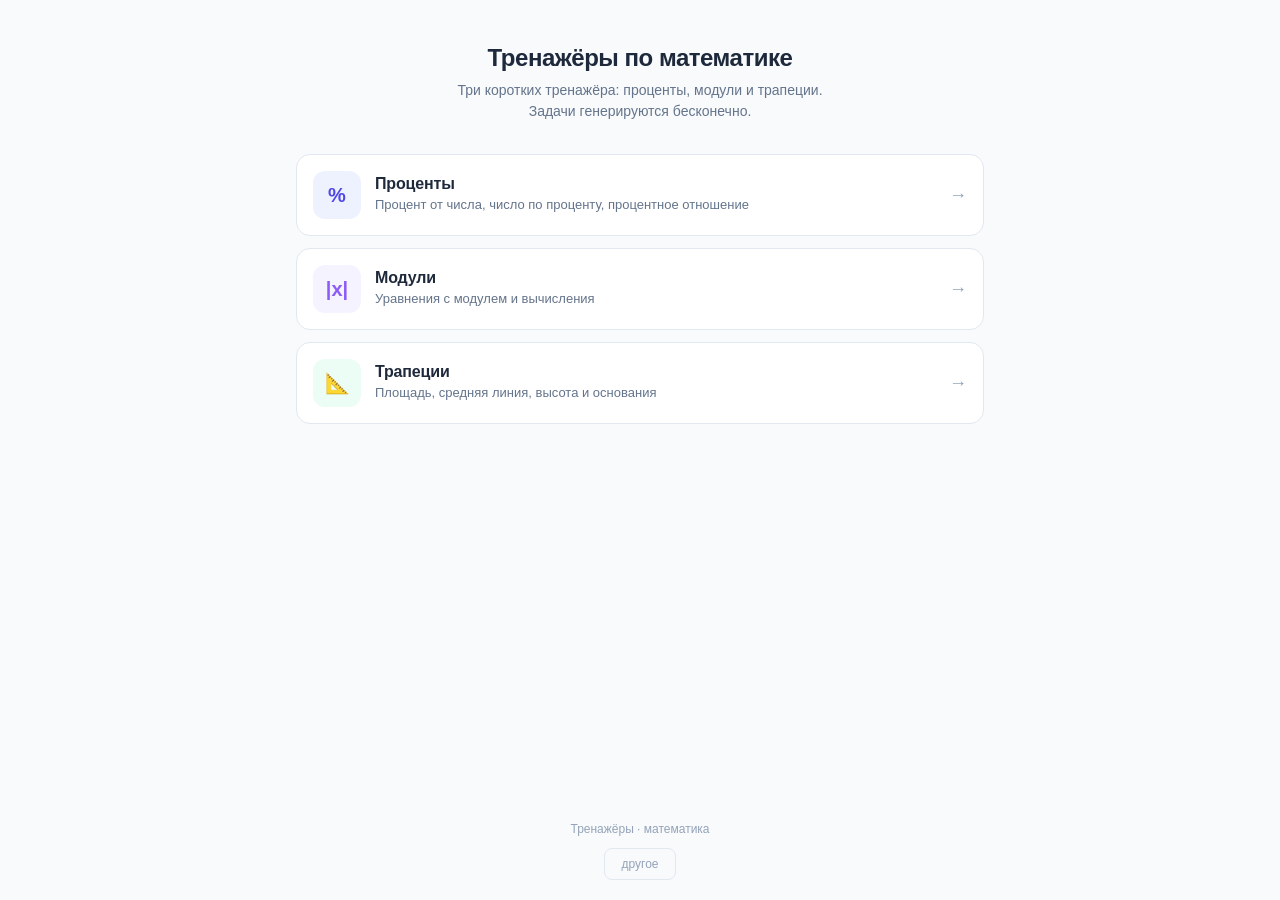
<file: index.html>
<!DOCTYPE html>
<html lang="ru">
<head>
<meta charset="UTF-8">
<meta name="viewport" content="width=device-width, initial-scale=1.0, maximum-scale=1.0, user-scalable=no, viewport-fit=cover">
<meta name="theme-color" content="#f8fafc">
<title>Тренажёры по математике</title>
<style>
  * { box-sizing: border-box; margin: 0; padding: 0; -webkit-tap-highlight-color: transparent; }

  body {
    font-family: -apple-system, BlinkMacSystemFont, 'Segoe UI', Roboto, sans-serif;
    min-height: 100vh; min-height: 100dvh;
    background: #f8fafc; color: #1e293b;
    display: flex; flex-direction: column;
    overflow-x: hidden;
  }

  /* ====== ОБЩИЙ КОНТЕЙНЕР ====== */
  #trainers, #games {
    flex: 1; display: flex; flex-direction: column;
    padding: 24px 16px 20px;
    max-width: 720px; width: 100%; margin: 0 auto;
  }
  #games { display: none; }
  body.mode-games #trainers { display: none; }
  body.mode-games #games { display: flex; }

  /* ====== ШАПКА ====== */
  .header {
    text-align: center; padding: 20px 8px 8px;
  }
  .header h1 {
    font-size: 24px; font-weight: 700; color: #1e293b;
    letter-spacing: -0.02em; margin-bottom: 8px;
  }
  .header p {
    font-size: 14px; color: #64748b; line-height: 1.5;
  }

  .badge {
    display: inline-block; padding: 4px 10px;
    background: #f1f5f9; color: #64748b;
    border-radius: 6px; font-size: 11px; font-weight: 600;
    letter-spacing: 0.06em; text-transform: uppercase;
    margin-bottom: 10px;
  }

  /* ====== КАРТОЧКИ ====== */
  .cards {
    display: flex; flex-direction: column; gap: 12px;
    margin-top: 24px;
  }

  .card {
    display: flex; align-items: center; gap: 14px;
    background: #fff; border: 1px solid #e2e8f0;
    border-radius: 14px; padding: 16px;
    text-decoration: none; color: inherit;
    transition: all 0.15s; cursor: pointer;
    position: relative;
  }
  .card:hover {
    border-color: #cbd5e1;
    transform: translateY(-2px);
    box-shadow: 0 4px 12px rgba(15, 23, 42, 0.06);
  }
  .card:active { transform: translateY(0); }

  .card-icon {
    width: 48px; height: 48px; flex-shrink: 0;
    border-radius: 12px;
    display: flex; align-items: center; justify-content: center;
    font-size: 20px; font-weight: 700;
    background: #f1f5f9; color: #4f46e5;
    font-family: inherit;
  }

  .card-body { flex: 1; min-width: 0; }
  .card h2 {
    font-size: 16px; font-weight: 700; color: #1e293b;
    margin-bottom: 3px; letter-spacing: -0.01em;
  }
  .card p {
    font-size: 13px; color: #64748b; line-height: 1.45;
  }

  .card-arrow {
    color: #94a3b8; font-size: 18px; flex-shrink: 0;
    transition: transform 0.15s, color 0.15s;
  }
  .card:hover .card-arrow { transform: translateX(3px); color: #4f46e5; }

  /* акценты тренажёров */
  .t-percent .card-icon { background: #eef2ff; color: #4f46e5; }
  .t-mod     .card-icon { background: #f5f3ff; color: #8b5cf6; }
  .t-trap    .card-icon { background: #ecfdf5; color: #10b981; }

  /* акценты игр */
  .g-cs    .card-icon { background: #fef2f2; color: #ef4444; font-size: 22px; }
  .g-mp    .card-icon { background: #ecfdf5; color: #10b981; font-size: 22px; }
  .g-racer .card-icon { background: #eff6ff; color: #3b82f6; font-size: 22px; }
  .g-pizza .card-icon { background: #fff7ed; color: #f97316; font-size: 22px; }

  .game-new {
    position: absolute; top: 10px; right: 12px;
    padding: 2px 8px; background: #10b981; color: #fff;
    border-radius: 4px; font-size: 10px; font-weight: 700;
    letter-spacing: 0.05em;
  }

  /* ====== ПОДВАЛ ====== */
  .footer {
    margin-top: auto; padding-top: 32px;
    display: flex; flex-direction: column; align-items: center; gap: 12px;
  }
  .footer-note { font-size: 12px; color: #94a3b8; }

  .secret-btn {
    padding: 8px 16px; background: transparent;
    border: 1px solid #e2e8f0; border-radius: 8px;
    font-size: 12px; color: #94a3b8; cursor: pointer;
    font-family: inherit; font-weight: 500;
    transition: all 0.15s;
  }
  .secret-btn:hover {
    color: #475569; border-color: #cbd5e1; background: #fff;
  }

  /* кнопка «назад» на экране игр */
  .back-btn {
    margin: 20px auto 0;
    display: block;
    padding: 10px 20px; background: #fff;
    border: 1px solid #e2e8f0; border-radius: 10px;
    font-size: 13px; font-weight: 600; color: #475569;
    cursor: pointer; font-family: inherit;
    transition: all 0.15s;
  }
  .back-btn:hover { border-color: #cbd5e1; background: #f8fafc; }
</style>
</head>
<body>

<!-- ============ ЭКРАН 1: ТРЕНАЖЁРЫ ============ -->
<section id="trainers">
  <div class="header">
    <h1>Тренажёры по математике</h1>
    <p>Три коротких тренажёра: проценты, модули и трапеции.<br>Задачи генерируются бесконечно.</p>
  </div>

  <div class="cards">
    <a class="card t-percent" href="pro.html">
      <div class="card-icon">%</div>
      <div class="card-body">
        <h2>Проценты</h2>
        <p>Процент от числа, число по проценту, процентное отношение</p>
      </div>
      <div class="card-arrow">→</div>
    </a>

    <a class="card t-mod" href="mod2.html">
      <div class="card-icon">|x|</div>
      <div class="card-body">
        <h2>Модули</h2>
        <p>Уравнения с модулем и вычисления</p>
      </div>
      <div class="card-arrow">→</div>
    </a>

    <a class="card t-trap" href="trump2.html">
      <div class="card-icon">📐</div>
      <div class="card-body">
        <h2>Трапеции</h2>
        <p>Площадь, средняя линия, высота и основания</p>
      </div>
      <div class="card-arrow">→</div>
    </a>
  </div>

  <div class="footer">
    <div class="footer-note">Тренажёры · математика</div>
    <button class="secret-btn" id="secretBtn" type="button">другое</button>
  </div>
</section>

<!-- ============ ЭКРАН 2: ИГРЫ ============ -->
<section id="games">
  <div class="header">
    <div class="badge">Arcade</div>
    <h1>Pixel Arcade</h1>
    <p>Четыре игры в одной обойме. Выбирай режим.</p>
  </div>

  <div class="cards">
    <a class="card g-cs" href="game1.html">
      <div class="card-icon">🔫</div>
      <div class="card-body">
        <h2>CS2 Raycast</h2>
        <p>Рейкаст-шутер от первого лица, 7 стволов, союзники</p>
      </div>
      <div class="card-arrow">→</div>
    </a>

    <a class="card g-mp" href="game4.html">
      <div class="game-new">NEW</div>
      <div class="card-icon">🌐</div>
      <div class="card-body">
        <h2>Multiplayer</h2>
        <p>Кооператив против ботов до 4 игроков</p>
      </div>
      <div class="card-arrow">→</div>
    </a>

    <a class="card g-racer" href="game2.html">
      <div class="card-icon">🏎️</div>
      <div class="card-body">
        <h2>Pixel Racer</h2>
        <p>Псевдо-3D гонки: круги, нитро, 6 скинов</p>
      </div>
      <div class="card-arrow">→</div>
    </a>

    <a class="card g-pizza" href="game3.html">
      <div class="card-icon">🍕</div>
      <div class="card-body">
        <h2>Pixel Pizza</h2>
        <p>Пиксельная пиццерия: заказы, нарезка, доставка</p>
      </div>
      <div class="card-arrow">→</div>
    </a>
  </div>

  <button class="back-btn" id="backBtn" type="button">← Назад к тренажёрам</button>
</section>

<script>
  const body = document.body;

  document.getElementById('secretBtn').addEventListener('click', () => {
    body.classList.add('mode-games');
    window.scrollTo(0, 0);
  });
  document.getElementById('backBtn').addEventListener('click', () => {
    body.classList.remove('mode-games');
    window.scrollTo(0, 0);
  });

  /* хоткеи работают только на экране игр */
  window.addEventListener('keydown', e => {
    if (!body.classList.contains('mode-games')) return;
    if (e.key === '1') location.href = 'game1.html';
    if (e.key === '2') location.href = 'game4.html';
    if (e.key === '3') location.href = 'game2.html';
    if (e.key === '4') location.href = 'game3.html';
  });
</script>
</body>
</html>
</file>
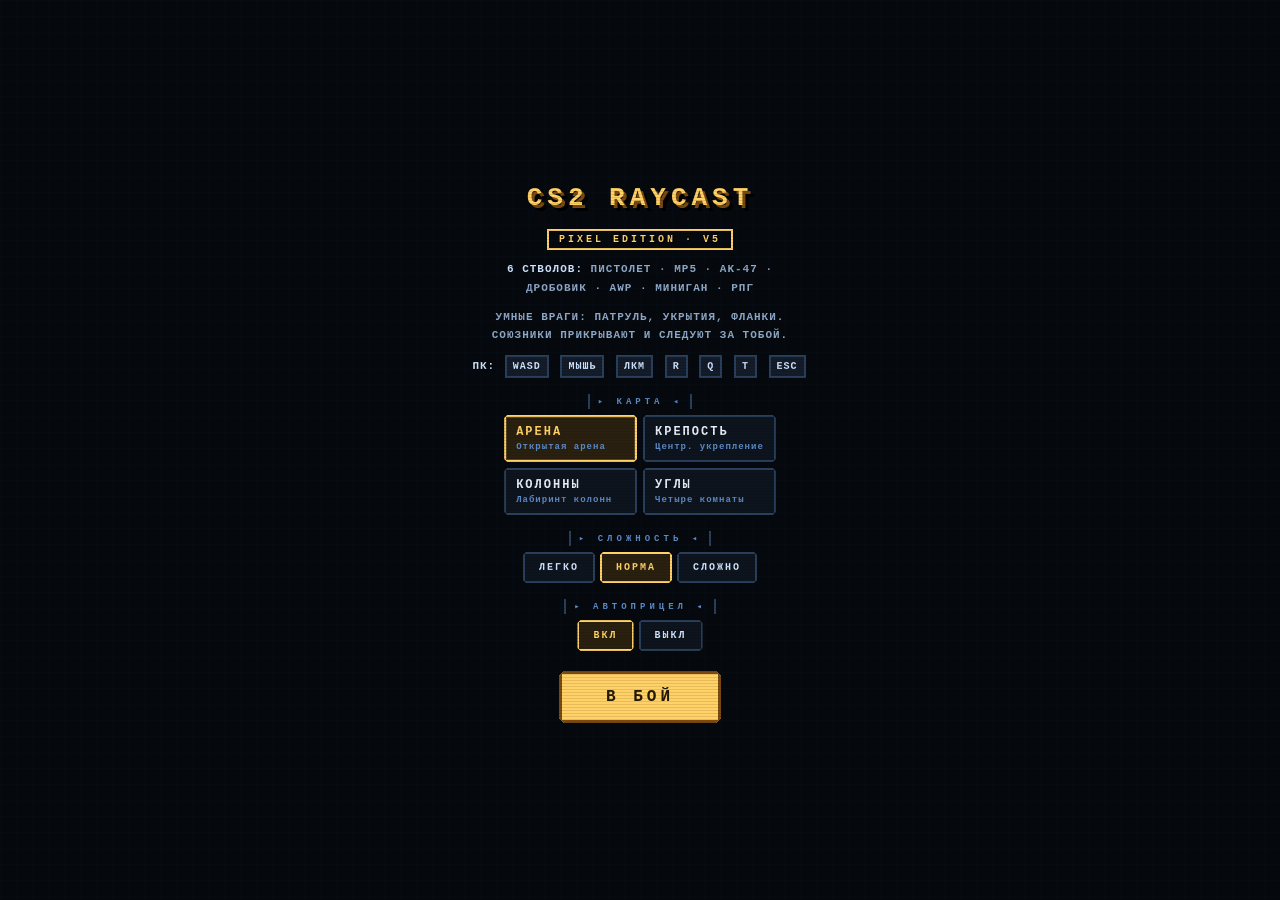
<file: game1.html>
<!DOCTYPE html>
<html lang="ru">
<head>
<meta charset="utf-8">
<meta name="viewport" content="width=device-width,initial-scale=1,maximum-scale=1,user-scalable=no,viewport-fit=cover">
<meta name="apple-mobile-web-app-capable" content="yes">
<meta name="theme-color" content="#0a0e14">
<title>CS2 RAYCAST — PIXEL EDITION</title>
<style>
  *{margin:0;padding:0;box-sizing:border-box;}
  html,body{
    width:100%;height:100%;overflow:hidden;background:#0a0e14;
    font-family:'Courier New','Consolas','Monaco',monospace;
    font-weight:bold;letter-spacing:0.5px;text-transform:uppercase;
    color:#e8eef7;-webkit-user-select:none;user-select:none;
    -webkit-tap-highlight-color:transparent;
    touch-action:none;overscroll-behavior:none;
  }
  #c{
    display:block;position:fixed;inset:0;width:100%;height:100%;
    image-rendering:pixelated;image-rendering:crisp-edges;
    will-change:transform;
  }
  #ui{position:fixed;inset:0;pointer-events:none;z-index:10;}
  #ui::before{
    content:'';position:absolute;inset:0;pointer-events:none;z-index:200;
    background:repeating-linear-gradient(0deg,
      rgba(0,0,0,0.10) 0 1px,
      transparent 1px 3px);
    mix-blend-mode:multiply;
  }

  .pixel{
    clip-path:polygon(
      3px 0, calc(100% - 3px) 0, 100% 3px,
      100% calc(100% - 3px), calc(100% - 3px) 100%,
      3px 100%, 0 calc(100% - 3px), 0 3px
    );
  }
  .panel{
    background:#0d141d;
    border:2px solid #2a3f5c;
    padding:6px 10px;
    box-shadow:inset 0 0 0 1px #0a1018;
  }
  .panel .lbl{font-size:9px;letter-spacing:2px;color:#5c8bc8;margin-bottom:3px;}
  .panel .num{font-size:22px;font-weight:900;line-height:1;letter-spacing:0;}

  #topBar{
    position:absolute;left:0;right:0;top:0;
    padding:8px;
    display:grid;
    grid-template-columns:1fr auto 1fr;
    align-items:start;
    gap:8px;
    pointer-events:none;
  }
  #hpPanel{justify-self:start;min-width:118px;max-width:40%;}
  #statPanel{
    justify-self:center;
    background:#0d141d;
    border:2px solid #2a3f5c;
    padding:5px 2px;
    box-shadow:inset 0 0 0 1px #0a1018;
    display:flex;
    gap:0;
  }
  #ammoPanel{justify-self:end;min-width:110px;max-width:40%;text-align:right;}

  #hpBarWrap{height:6px;background:#0a1018;border:1px solid #1a2a3f;margin-top:5px;overflow:hidden;}
  #hpBar{height:100%;width:100%;background:#31d17a;transition:width .12s linear;}

  #ammoPanel .num small{font-size:12px;color:#5c8bc8;font-weight:700;}

  #statPanel > div{text-align:center;padding:0 8px;border-left:1px solid #1a2a3f;}
  #statPanel > div:first-child{border-left:none;}
  #statPanel b{display:block;font-size:13px;color:#ffd166;font-weight:900;letter-spacing:0;}
  #statPanel span{color:#5c8bc8;letter-spacing:1px;font-size:8px;}
  #statPanel .ct b{color:#5aa9ff;}
  #statPanel .t b{color:#ff5a5a;}

  #sysBtns{
    position:absolute;
    right:8px;
    top:78px;
    display:flex;
    flex-direction:column;
    gap:6px;
    pointer-events:auto;
  }
  .sysBtn{
    width:38px;height:38px;
    display:flex;align-items:center;justify-content:center;
    background:#131c28;
    border:2px solid #2a3f5c;
    color:#cfe4ff;
    font-size:16px;font-weight:900;
    font-family:inherit;
    box-shadow:0 3px 0 #05080d;
    cursor:pointer;
    padding:0;
    line-height:1;
  }
  .sysBtn:active{transform:translate(0,2px);box-shadow:0 1px 0 #05080d;background:#1a2a3f;}

  #cross{position:absolute;left:50%;top:50%;width:22px;height:22px;transform:translate(-50%,-50%);transition:opacity .15s;}
  #cross i{position:absolute;background:#7dff9b;transition:background .1s;box-shadow:0 0 0 1px rgba(0,0,0,.7);}
  #cross.lock i{background:#ff4d6d;}
  #cross .t{left:50%;top:0;width:2px;height:8px;margin-left:-1px;}
  #cross .b{left:50%;bottom:0;width:2px;height:8px;margin-left:-1px;}
  #cross .l{top:50%;left:0;height:2px;width:8px;margin-top:-1px;}
  #cross .r{top:50%;right:0;height:2px;width:8px;margin-top:-1px;}
  #cross .d{left:50%;top:50%;width:2px;height:2px;margin:-1px 0 0 -1px;}

  #hitmark{
    position:absolute;left:50%;top:50%;font-size:22px;font-weight:900;color:#ff5252;
    transform:translate(-50%,-50%) scale(.5);opacity:0;
    transition:opacity .07s linear, transform .07s linear;
  }
  #hitmark.on{opacity:1;transform:translate(-50%,-50%) scale(1);}

  #msg{
    position:absolute;left:50%;top:24%;transform:translateX(-50%);
    font-size:16px;font-weight:900;letter-spacing:3px;color:#ffd166;
    text-shadow:2px 2px 0 #000;opacity:0;transition:opacity .25s;
    white-space:nowrap;
  }
  #msg.on{opacity:1;}

  #dmg{
    position:absolute;inset:0;opacity:0;pointer-events:none;
    background:radial-gradient(ellipse at 50% 50%, transparent 40%, rgba(200,20,20,.55) 100%);
    transition:opacity .18s ease-out;
  }

  #joy{
    position:absolute;width:120px;height:120px;
    border:2px solid rgba(140,200,255,.35);background:rgba(10,20,35,.5);
    transform:translate(-50%,-50%);display:none;
    clip-path:polygon(
      10px 0, calc(100% - 10px) 0, 100% 10px, 100% calc(100% - 10px),
      calc(100% - 10px) 100%, 10px 100%, 0 calc(100% - 10px), 0 10px);
  }
  #knob{
    position:absolute;left:50%;top:50%;width:48px;height:48px;
    background:rgba(140,200,255,.42);border:2px solid rgba(180,220,255,.6);
    transform:translate(-50%,-50%);
  }

  .btn{
    position:absolute;pointer-events:auto;
    display:flex;align-items:center;justify-content:center;
    font-size:10px;font-weight:900;letter-spacing:1px;line-height:1.1;
    background:#131c28;border:2px solid #2a3f5c;
    color:#cfe4ff;text-align:center;padding:4px;
    box-shadow:0 3px 0 #05080d;
    transition:transform .05s;
    font-family:inherit;
  }
  .btn:active{transform:translate(0,2px);box-shadow:0 1px 0 #05080d;background:#1a2a3f;}

  #btnFire{
    right:16px;bottom:20px;width:92px;height:92px;font-size:13px;
    background:#2a1014;border-color:#7a2a2a;color:#ffbaba;
  }
  #btnFire:active{background:#3a151a;}

  #btnReload{right:16px;bottom:120px;width:60px;height:60px;}
  #btnSwitch{right:88px;bottom:120px;width:60px;height:60px;
    background:#2a2010;border-color:#7a5c20;color:#ffe4a0;}

  .overlay{
    position:absolute;inset:0;display:flex;flex-direction:column;
    align-items:center;justify-content:center;gap:10px;text-align:center;
    background:#05080d;pointer-events:auto;padding:20px;
    overflow-y:auto;
    background-image:
      linear-gradient(rgba(30,60,100,.05) 1px, transparent 1px),
      linear-gradient(90deg, rgba(30,60,100,.05) 1px, transparent 1px);
    background-size:16px 16px, 16px 16px;
  }
  .overlay h1{
    font-size:26px;letter-spacing:5px;color:#ffd166;
    text-shadow:3px 3px 0 #7a4a10, 6px 6px 0 #000;
    padding:6px 0;
  }
  .overlay h2{
    font-size:20px;letter-spacing:4px;color:#ff5a5a;
    text-shadow:3px 3px 0 #000;
  }
  .overlay p{
    font-size:11px;line-height:1.7;color:#8fa9c9;
    max-width:360px;letter-spacing:1px;
  }
  .overlay .key{
    display:inline-block;background:#131c28;
    border:2px solid #2a3f5c;
    padding:1px 6px;font-size:10px;color:#cfe4ff;
    margin:0 2px;box-shadow:0 2px 0 #05080d;
  }
  .overlay .tag{
    display:inline-block;padding:3px 10px;
    border:2px solid #ffd166;color:#ffd166;
    font-size:10px;letter-spacing:3px;
    text-shadow:1px 1px 0 #000;
  }

  .menuSection{display:flex;flex-direction:column;gap:6px;align-items:center;margin-top:6px;}
  .menuLabel{
    font-size:9px;letter-spacing:4px;color:#5c8bc8;
    padding:2px 8px;border-left:2px solid #2a3f5c;border-right:2px solid #2a3f5c;
  }

  .mapGrid{display:grid;grid-template-columns:repeat(2,1fr);gap:6px;max-width:340px;width:100%;}
  .mapBtn{
    pointer-events:auto;padding:8px 10px;cursor:pointer;
    background:#0d141d;border:2px solid #2a3f5c;
    color:#cfe4ff;font-family:inherit;font-size:10px;font-weight:900;
    letter-spacing:1px;text-align:left;
    clip-path:polygon(
      3px 0, calc(100% - 3px) 0, 100% 3px, 100% calc(100% - 3px),
      calc(100% - 3px) 100%, 3px 100%, 0 calc(100% - 3px), 0 3px);
    box-shadow:0 3px 0 #05080d;
    transition:transform .05s;
  }
  .mapBtn b{display:block;font-size:12px;color:#e8eef7;margin-bottom:2px;letter-spacing:2px;}
  .mapBtn small{color:#5c8bc8;font-size:9px;letter-spacing:1px;text-transform:none;}
  .mapBtn.on{
    background:#2a2010;border-color:#ffd166;
    box-shadow:0 3px 0 #05080d, inset 0 0 0 1px #ffd16633;
  }
  .mapBtn.on b{color:#ffd166;}
  .mapBtn:active{transform:translate(0,2px);box-shadow:0 1px 0 #05080d;}

  .diffRow{display:flex;gap:5px;}
  .diffRow button{
    pointer-events:auto;padding:8px 14px;cursor:pointer;
    background:#0d141d;border:2px solid #2a3f5c;
    color:#cfe4ff;font-family:inherit;font-size:10px;font-weight:900;
    letter-spacing:2px;
    clip-path:polygon(
      3px 0, calc(100% - 3px) 0, 100% 3px, 100% calc(100% - 3px),
      calc(100% - 3px) 100%, 3px 100%, 0 calc(100% - 3px), 0 3px);
    box-shadow:0 3px 0 #05080d;
    transition:transform .05s;
  }
  .diffRow button.on{
    background:#2a2010;border-color:#ffd166;color:#ffd166;
  }
  .diffRow button:active{transform:translate(0,2px);box-shadow:0 1px 0 #05080d;}

  .play{
    pointer-events:auto;margin-top:10px;
    padding:14px 44px;
    background:#ffd166;border:3px solid #7a4a10;
    color:#241a05;font-family:inherit;font-size:16px;font-weight:900;
    letter-spacing:4px;
    clip-path:polygon(
      5px 0, calc(100% - 5px) 0, 100% 5px, 100% calc(100% - 5px),
      calc(100% - 5px) 100%, 5px 100%, 0 calc(100% - 5px), 0 5px);
    box-shadow:0 5px 0 #7a4a10;
    transition:transform .05s, box-shadow .05s;
    cursor:pointer;
  }
  .play:active{transform:translate(0,3px);box-shadow:0 2px 0 #7a4a10;background:#ffdd80;}

  .menuBtn{
    pointer-events:auto;
    padding:12px 36px;
    background:#0d141d;border:3px solid #2a3f5c;
    color:#cfe4ff;font-family:inherit;font-size:13px;font-weight:900;
    letter-spacing:3px;
    clip-path:polygon(
      4px 0, calc(100% - 4px) 0, 100% 4px, 100% calc(100% - 4px),
      calc(100% - 4px) 100%, 4px 100%, 0 calc(100% - 4px), 0 4px);
    box-shadow:0 4px 0 #05080d;
    transition:transform .05s, box-shadow .05s;
    cursor:pointer;
    min-width:240px;
  }
  .menuBtn:active{transform:translate(0,3px);box-shadow:0 1px 0 #05080d;}
  .menuBtn.primary{background:#ffd166;border-color:#7a4a10;color:#241a05;box-shadow:0 4px 0 #7a4a10;}
  .menuBtn.danger{background:#2a1014;border-color:#7a2a2a;color:#ffbaba;}

  #dead{display:none;}
  #pause{display:none;}
  #dead .stat{font-size:13px;color:#cfe4ff;letter-spacing:2px;}
  #dead .stat b{color:#ffd166;font-size:20px;letter-spacing:0;}
  .pauseBtns{
    display:flex;flex-direction:column;gap:8px;margin-top:14px;align-items:center;
  }

  /* ============================================================
     GIANT TV / DESKTOP — 1400px+ (1080p ТВ и мониторы)
     ============================================================ */
  @media (min-width: 1400px) {
    /* --- Прячем touch-управление (на ТВ/ПК не нужно) --- */
    #joy, #knob, .btn#btnFire, .btn#btnReload, .btn#btnSwitch { display: none !important; }

    /* --- HUD панели --- */
    .panel { padding: 12px 22px; border-width: 3px; }
    .panel .lbl { font-size: 15px; letter-spacing: 4px; margin-bottom: 6px; }
    .panel .num { font-size: 44px; }

    #hpPanel { min-width: 240px; max-width: 520px; }
    #hpBarWrap { height: 10px; margin-top: 8px; border-width: 2px; }

    #ammoPanel { min-width: 220px; }
    #ammoPanel .num small { font-size: 24px; }

    #statPanel { padding: 10px 2px; border-width: 3px; }
    #statPanel > div { padding: 0 22px; border-left-width: 2px; }
    #statPanel b { font-size: 30px; }
    #statPanel span { font-size: 12px; letter-spacing: 2px; margin-top: 3px; display: block; }

    /* --- System buttons (⛶/⏸) --- */
    #sysBtns { right: 20px; top: 150px; gap: 12px; }
    .sysBtn { width: 64px; height: 64px; font-size: 26px; border-width: 3px; box-shadow: 0 5px 0 #05080d; }

    /* --- Прицел --- */
    #cross { width: 40px; height: 40px; }
    #cross .t, #cross .b { width: 4px; height: 14px; margin-left: -2px; }
    #cross .l, #cross .r { height: 4px; width: 14px; margin-top: -2px; }
    #cross .d { width: 4px; height: 4px; margin: -2px 0 0 -2px; }

    #hitmark { font-size: 44px; }
    #msg { font-size: 34px; letter-spacing: 8px; top: 30%; }

    /* --- Overlay меню --- */
    .overlay { gap: 16px; padding: 36px 20px; }
    .overlay h1 { font-size: 62px; letter-spacing: 12px; text-shadow: 5px 5px 0 #7a4a10, 10px 10px 0 #000; }
    .overlay h2 { font-size: 48px; letter-spacing: 8px; text-shadow: 5px 5px 0 #000; }
    .overlay p { font-size: 22px; line-height: 1.8; max-width: 820px; letter-spacing: 1px; }
    .overlay .tag { font-size: 18px; padding: 6px 22px; letter-spacing: 6px; border-width: 3px; }
    .overlay .key { font-size: 20px; padding: 3px 12px; margin: 0 5px; border-width: 3px; box-shadow: 0 3px 0 #05080d; }

    /* --- Секции меню (карта/сложность/автоприцел) --- */
    .menuSection { gap: 12px; margin-top: 14px; }
    .menuLabel { font-size: 17px; letter-spacing: 8px; padding: 4px 18px; border-width: 3px; }

    .mapGrid { gap: 12px; max-width: 720px; }
    .mapBtn { padding: 18px 22px; font-size: 18px; border-width: 3px; box-shadow: 0 5px 0 #05080d; }
    .mapBtn b { font-size: 24px; margin-bottom: 4px; letter-spacing: 4px; }
    .mapBtn small { font-size: 15px; letter-spacing: 1px; }

    .diffRow { gap: 10px; }
    .diffRow button { padding: 18px 30px; font-size: 20px; letter-spacing: 4px; border-width: 3px; box-shadow: 0 5px 0 #05080d; }

    /* --- Основные кнопки --- */
    .play { padding: 26px 88px; font-size: 32px; letter-spacing: 8px; border-width: 5px; box-shadow: 0 8px 0 #7a4a10; margin-top: 16px; }
    .menuBtn { padding: 24px 72px; font-size: 26px; letter-spacing: 6px; border-width: 5px; box-shadow: 0 6px 0 #05080d; min-width: 480px; }
    .pauseBtns { gap: 16px; margin-top: 26px; }

    #dead .stat { font-size: 24px; letter-spacing: 3px; }
    #dead .stat b { font-size: 40px; }
  }

  /* ============================================================
     4K ТВ — 2560px+
     ============================================================ */
  @media (min-width: 2560px) {
    .panel { padding: 18px 32px; }
    .panel .lbl { font-size: 22px; letter-spacing: 6px; }
    .panel .num { font-size: 64px; }
    #hpPanel { min-width: 360px; }
    #ammoPanel { min-width: 340px; }
    #statPanel b { font-size: 42px; }
    #statPanel span { font-size: 16px; }

    .sysBtn { width: 92px; height: 92px; font-size: 40px; }
    #sysBtns { top: 200px; }

    .overlay h1 { font-size: 96px; letter-spacing: 18px; }
    .overlay h2 { font-size: 72px; }
    .overlay p { font-size: 32px; max-width: 1100px; }
    .overlay .tag { font-size: 26px; padding: 10px 32px; }
    .overlay .key { font-size: 28px; padding: 5px 18px; }

    .menuLabel { font-size: 24px; letter-spacing: 12px; }
    .mapBtn b { font-size: 34px; }
    .mapBtn small { font-size: 22px; }
    .diffRow button { font-size: 28px; padding: 24px 44px; }

    .play { font-size: 44px; padding: 34px 120px; }
    .menuBtn { font-size: 36px; padding: 32px 96px; min-width: 640px; }

    #cross { width: 60px; height: 60px; }
    #msg { font-size: 48px; }
    #hitmark { font-size: 64px; }
  }
</style>
</head>
<body>

<canvas id="c"></canvas>

<div id="ui">
  <div id="cross"><i class="t"></i><i class="b"></i><i class="l"></i><i class="r"></i><i class="d"></i></div>
  <div id="hitmark">✕</div>
  <div id="dmg"></div>
  <div id="msg"></div>

  <div id="topBar">
    <div class="panel pixel" id="hpPanel">
      <div class="lbl">ЗДОРОВЬЕ</div>
      <div class="num" id="hpVal">140</div>
      <div id="hpBarWrap"><div id="hpBar"></div></div>
    </div>

    <div id="statPanel">
      <div><b id="waveVal">1</b><span>РАУНД</span></div>
      <div class="ct"><b id="ctVal">5/5</b><span>СВОИ</span></div>
      <div class="t"><b id="tVal">5/5</b><span>ВРАГИ</span></div>
      <div><b id="killVal">0</b><span>ФРАГИ</span></div>
    </div>

    <div class="panel pixel" id="ammoPanel">
      <div class="lbl" id="weaponName">AK-47</div>
      <div class="num">
        <span id="ammoVal">30</span>
        <small id="resPart">/<span id="resVal">240</span></small>
      </div>
    </div>
  </div>

  <div id="sysBtns">
    <button class="sysBtn" id="btnFullscreen" title="Полный экран">⛶</button>
    <button class="sysBtn" id="btnPause" title="Пауза">⏸</button>
  </div>

  <div id="joy"><div id="knob"></div></div>

  <div class="btn pixel" id="btnFire">ОГОНЬ</div>
  <div class="btn pixel" id="btnReload">ПЕРЕЗАР</div>
  <div class="btn pixel" id="btnSwitch">СМЕНА</div>

  <div class="overlay" id="start">
    <h1>CS2 RAYCAST</h1>
    <div class="tag">PIXEL EDITION · v5</div>
    <p>
      <b style="color:#cfe4ff">6 стволов:</b> пистолет · MP5 · AK-47 ·<br>
      дробовик · AWP · миниган · РПГ
    </p>
    <p style="color:#8fa9c9">
      Умные враги: патруль, укрытия, фланки.<br>
      Союзники прикрывают и следуют за тобой.
    </p>
    <p>
      <b style="color:#cfe4ff">ПК:</b>
      <span class="key">WASD</span>
      <span class="key">МЫШЬ</span>
      <span class="key">ЛКМ</span>
      <span class="key">R</span>
      <span class="key">Q</span>
      <span class="key">T</span>
      <span class="key">ESC</span>
    </p>
    <div class="menuSection">
      <div class="menuLabel">▸ КАРТА ◂</div>
      <div class="mapGrid" id="mapSelect"></div>
    </div>
    <div class="menuSection">
      <div class="menuLabel">▸ СЛОЖНОСТЬ ◂</div>
      <div class="diffRow" id="diffSelect">
        <button data-diff="0">ЛЕГКО</button>
        <button data-diff="1" class="on">НОРМА</button>
        <button data-diff="2">СЛОЖНО</button>
      </div>
    </div>
    <div class="menuSection">
      <div class="menuLabel">▸ АВТОПРИЦЕЛ ◂</div>
      <div class="diffRow" id="aimSelect">
        <button data-aim="1" class="on">ВКЛ</button>
        <button data-aim="0">ВЫКЛ</button>
      </div>
    </div>
    <button class="play" id="btnStart">В БОЙ</button>
  </div>

  <div class="overlay" id="pause">
    <h2 style="color:#ffd166;text-shadow:3px 3px 0 #7a4a10,6px 6px 0 #000">ПАУЗА</h2>
    <div class="pauseBtns">
      <button class="menuBtn primary" id="btnResume">ПРОДОЛЖИТЬ</button>
      <button class="menuBtn" id="btnAimToggle">АВТОПРИЦЕЛ: ВКЛ</button>
      <button class="menuBtn" id="btnRestart">ЗАНОВО</button>
      <button class="menuBtn danger" id="btnMainMenu">ГЛАВНОЕ МЕНЮ</button>
    </div>
  </div>

  <div class="overlay" id="dead">
    <h2>ВЫ УСТРАНЕНЫ</h2>
    <div class="stat">РАУНД: <b id="deadWave">1</b></div>
    <div class="stat">ФРАГИ: <b id="deadKills">0</b></div>
    <button class="play" id="btnRetry">ЗАНОВО</button>
  </div>
</div>

<script>
'use strict';
/* ============================================================
   CS2 RAYCAST — Pixel Edition (v5 — autolock toggle + balance + allies)
   ============================================================ */

const $ = id => document.getElementById(id);
const canvas = $('c');
const ctx = canvas.getContext('2d', { alpha: false });
const uiHp = $('hpVal'), uiHpBar = $('hpBar');
const uiAmmo = $('ammoVal'), uiRes = $('resVal');
const uiWave = $('waveVal'), uiKills = $('killVal');
const uiCT = $('ctVal'), uiT = $('tVal');
const uiWpnName = $('weaponName');
const crossEl = $('cross'), hitmarkEl = $('hitmark'), dmgEl = $('dmg');
const joyEl = $('joy'), knobEl = $('knob'), msgEl = $('msg');
const startEl = $('start'), deadEl = $('dead'), pauseEl = $('pause');
const deadWave = $('deadWave'), deadKills = $('deadKills');
const btnFireEl = $('btnFire');

/* ---------- Текстуры ---------- */
const TS = 64, TM = 63;
function makeTex(fn) {
  const t = new Uint8Array(TS * TS * 3);
  for (let y = 0; y < TS; y++) for (let x = 0; x < TS; x++) {
    const i = (y * TS + x) * 3, c = fn(x, y);
    t[i] = c[0]; t[i+1] = c[1]; t[i+2] = c[2];
  }
  return t;
}
const FLOOR_TEX = makeTex((x, y) => {
  const m = (x % 16 === 0) || (y % 8 === 0), n = (Math.random() * 18) | 0;
  if (m) return [28 + n, 25 + n, 22 + n];
  const v = ((((x / 16) | 0) * 7 + ((y / 8) | 0) * 13) % 5) * 4;
  return [58 + v + n, 50 + v + n, 44 + v + n];
});
const CEIL_TEX = makeTex((x, y) => {
  const n = (Math.random() * 12) | 0;
  const v = ((x >> 4) + (y >> 4)) % 2 ? 22 : 16;
  return [v + n, v + 4 + n, v + 12 + n];
});
function wallTex(base, style) {
  return makeTex((x, y) => {
    const n = (Math.random() * 14) | 0;
    let r = base[0], g = base[1], b = base[2];
    if (style === 'brick') {
      const by = (y / 16) | 0, off = (by & 1) ? 16 : 0;
      const bx = ((x + off) / 32) | 0;
      const isM = (y % 16 < 2) || (((x + off) % 32) < 2);
      if (isM) { r -= 22; g -= 22; b -= 22; }
      else { const v = ((bx * 5 + by * 3) % 4) * 4; r += v; g += v; b += v; }
    } else if (style === 'plank') {
      if ((x % 32 < 2) || (y % 8 < 1)) { r -= 30; g -= 30; b -= 30; }
      else { const gr = (Math.sin((x * 0.7 + y * 0.2) * 0.5) * 8) | 0; r += gr; g += gr; b += gr; }
    } else if (style === 'panel') {
      if ((x % 32 < 2) || (y % 32 < 2)) { r -= 30; g -= 30; b -= 30; }
      else { const v = ((x * y) % 7) - 3; r += v; g += v; b += v; }
      if (x % 32 === 15 && y % 32 === 15) { r += 40; g += 40; b += 40; }
    } else if (style === 'moss') {
      if (Math.random() < 0.25) { r -= 20; g += 15; b -= 15; }
      else { const v = (Math.random() * 20) | 0; r += v * 0.6; g += v; b += v * 0.5; }
    } else if (style === 'hazard') {
      const d = ((x + y) / 8 | 0) & 1;
      if (d) { r = 200 + n; g = 160 + n; b = 30 + n; }
      else { r = 25 + n; g = 25 + n; b = 28 + n; }
    }
    r = r < 0 ? 0 : r > 255 ? 255 : r + n;
    g = g < 0 ? 0 : g > 255 ? 255 : g + n;
    b = b < 0 ? 0 : b > 255 ? 255 : b + n;
    return [r, g, b];
  });
}
const WALL_TEX = {
  1: wallTex([130, 136, 148], 'brick'),
  2: wallTex([150, 100, 65], 'plank'),
  3: wallTex([85, 95, 115], 'panel'),
  4: wallTex([80, 120, 80], 'moss'),
  5: wallTex([160, 60, 60], 'brick'),
  6: wallTex([100, 100, 100], 'hazard')
};

/* ---------- Карты ---------- */
const MAPS = [
  { name: 'АРЕНА', desc: 'Открытая арена', spawn: { x: 12.5, y: 20.5, a: -Math.PI/2 }, grid: [
    "111111111111111111111111","1......................1","1..11....11....11......1","1..11....11....11......1",
    "1......................1","1....2222.......111....1","1....2..........1......1","1....2..........1......1",
    "1....2.................1","1......................1","1.......33333..........1","1.......3..............1",
    "1.......3..............1","1.......3......444.....1","1..............4.......1","1..............4.......1",
    "1......................1","1..11..............11..1","1..11..............11..1","1......................1",
    "1......................1","1......................1","1......................1","111111111111111111111111"
  ]},
  { name: 'КРЕПОСТЬ', desc: 'Центр. укрепление', spawn: { x: 12.5, y: 20.5, a: -Math.PI/2 }, grid: [
    "111111111111111111111111","1......................1","1.2222...........2222..1","1.2.................2..1",
    "1.2....333333333....2..1","1......3.......3.......1","1......3.......3.......1","1......3.......3.......1",
    "1......333333333.......1","1......................1","1......................1","1...4444.........4444..1",
    "1...4...............4..1","1...4...............4..1","1...4444.........4444..1","1......................1",
    "1......................1","1..5555..........5555..1","1..5................5..1","1..5................5..1",
    "1..5................5..1","1..5555..........5555..1","1......................1","111111111111111111111111"
  ]},
  { name: 'КОЛОННЫ', desc: 'Лабиринт колонн', spawn: { x: 12.5, y: 20.5, a: -Math.PI/2 }, grid: [
    "111111111111111111111111","1......................1","1..11..11..11..11..11..1","1..11..11..11..11..11..1",
    "1......................1","1..22..22..22..22..22..1","1..22..22..22..22..22..1","1......................1",
    "1..33..33..33..33..33..1","1..33..33..33..33..33..1","1......................1","1..44..44..44..44..44..1",
    "1..44..44..44..44..44..1","1......................1","1..55..55..55..55..55..1","1..55..55..55..55..55..1",
    "1......................1","1..66..66..66..66..66..1","1..66..66..66..66..66..1","1......................1",
    "1......................1","1......................1","1......................1","111111111111111111111111"
  ]},
  { name: 'УГЛЫ', desc: 'Четыре комнаты', spawn: { x: 12.5, y: 20.5, a: -Math.PI/2 }, grid: [
    "111111111111111111111111","1......................1","1.1111............1111.1","1.1..................1.1",
    "1.1..................1.1","1.1..................1.1","1.1..................1.1","1.1..................1.1",
    "1.1111............1111.1","1......................1","1......................1","1......................1",
    "1......................1","1......................1","1......................1","1.1111............1111.1",
    "1.1..................1.1","1.1..................1.1","1.1..................1.1","1.1..................1.1",
    "1.1..................1.1","1.1111............1111.1","1......................1","111111111111111111111111"
  ]}
];

const MW = 24, MH = 24;
const MAP = new Uint8Array(MW * MH);

function loadMap(idx) {
  const g = MAPS[idx].grid;
  for (let y = 0; y < MH; y++) for (let x = 0; x < MW; x++) {
    const c = g[y].charCodeAt(x) - 48;
    MAP[y * MW + x] = c > 0 ? c : 0;
  }
}
const isWall = (x, y) => {
  const ix = x | 0, iy = y | 0;
  if (ix < 0 || iy < 0 || ix >= MW || iy >= MH) return true;
  return MAP[iy * MW + ix] > 0;
};
const isWallCircle = (x, y, r) =>
  isWall(x - r, y - r) || isWall(x + r, y - r) ||
  isWall(x - r, y + r) || isWall(x + r, y + r);

/* ---------- A* ---------- */
const PN = MW * MH;
const _came = new Int32Array(PN);
const _g = new Float32Array(PN);
const _closed = new Uint8Array(PN);

function findPath(sx, sy, gx, gy) {
  sx |= 0; sy |= 0; gx |= 0; gy |= 0;
  if (sx < 0 || sy < 0 || gx < 0 || gy < 0 || sx >= MW || sy >= MH || gx >= MW || gy >= MH) return null;
  const s = sy * MW + sx, goal = gy * MW + gx;
  if (MAP[goal] > 0 || MAP[s] > 0) return null;
  if (s === goal) return [];

  _came.fill(-1);
  _g.fill(1e9);
  _closed.fill(0);
  _g[s] = 0;

  const heap = [s];
  const hscore = new Float32Array(PN);
  hscore[s] = 0;

  const dirs = [[1,0,1],[-1,0,1],[0,1,1],[0,-1,1],[1,1,1.414],[1,-1,1.414],[-1,1,1.414],[-1,-1,1.414]];

  let iter = 0;
  while (heap.length > 0 && iter++ < 1500) {
    let bestI = 0, bestF = _g[heap[0]] + hscore[heap[0]];
    for (let i = 1; i < heap.length; i++) {
      const f = _g[heap[i]] + hscore[heap[i]];
      if (f < bestF) { bestF = f; bestI = i; }
    }
    const cur = heap[bestI];
    heap[bestI] = heap[heap.length - 1];
    heap.pop();

    if (cur === goal) {
      const path = [];
      let n = goal;
      while (n !== s && n !== -1) {
        path.push({ x: (n % MW) + 0.5, y: ((n / MW) | 0) + 0.5 });
        n = _came[n];
      }
      return path.reverse();
    }
    if (_closed[cur]) continue;
    _closed[cur] = 1;
    const cx = cur % MW, cy = (cur / MW) | 0;

    for (let d = 0; d < 8; d++) {
      const dx = dirs[d][0], dy = dirs[d][1], st = dirs[d][2];
      const nx = cx + dx, ny = cy + dy;
      if (nx < 0 || ny < 0 || nx >= MW || ny >= MH) continue;
      const nIdx = ny * MW + nx;
      if (MAP[nIdx] > 0) continue;
      if (dx !== 0 && dy !== 0) {
        if (MAP[cy * MW + nx] > 0 || MAP[ny * MW + cx] > 0) continue;
      }
      if (_closed[nIdx]) continue;
      const g2 = _g[cur] + st;
      if (g2 < _g[nIdx]) {
        _g[nIdx] = g2;
        _came[nIdx] = cur;
        hscore[nIdx] = Math.abs(nx - gx) + Math.abs(ny - gy);
        heap.push(nIdx);
      }
    }
  }
  return null;
}

/* ---------- Оружие ---------- */
const WEAPONS = [
  { name: 'ПИСТОЛЕТ', mag: 20, reserve: 160, fireInt: 0.14, dmgBody: 26, dmgHead: 55, reload: 1.4, spread: 0.006, auto: false, draw: 'pistol' },
  { name: 'MP5', mag: 30, reserve: 240, fireInt: 0.075, dmgBody: 18, dmgHead: 40, reload: 1.7, spread: 0.012, auto: true, draw: 'smg' },
  { name: 'AK-47', mag: 30, reserve: 240, fireInt: 0.098, dmgBody: 34, dmgHead: 78, reload: 1.9, spread: 0.008, auto: true, draw: 'ak' },
  { name: 'ДРОБОВИК', mag: 6, reserve: 48, fireInt: 0.85, dmgBody: 15, dmgHead: 24, reload: 2.4, spread: 0.055, pellets: 8, auto: false, draw: 'shotgun' },
  { name: 'AWP', mag: 5, reserve: 35, fireInt: 1.4, dmgBody: 160, dmgHead: 320, reload: 2.8, spread: 0.0008, auto: false, draw: 'awp' },
  { name: 'МИНИГАН', mag: 150, reserve: 450, fireInt: 0.05, dmgBody: 12, dmgHead: 22, reload: 4.0, spread: 0.02, auto: true, draw: 'minigun' },
  { name: 'РПГ', mag: 1, reserve: 5, fireInt: 1.1, dmgBody: 140, dmgHead: 140, reload: 2.6, spread: 0, explosive: true, radius: 4.2, auto: false, draw: 'rpg' }
];
const weaponState = WEAPONS.map(w => ({ ammo: w.mag, reserve: w.reserve }));
let currentWeapon = 0;

/* ---------- Сложность (новый баланс) ---------- */
const DIFFICULTY = [
  { name: 'ЛЕГКО',  enemies: 4, botDmgMin: 6,  botDmgMax: 10, botAcc: 0.13, playerHP: 180, react: 1.0 },
  { name: 'НОРМА',  enemies: 5, botDmgMin: 9,  botDmgMax: 14, botAcc: 0.19, playerHP: 140, react: 0.65 },
  { name: 'СЛОЖНО', enemies: 7, botDmgMin: 12, botDmgMax: 18, botAcc: 0.24, playerHP: 110, react: 0.4 }
];
let difficulty = 1;

let autoAimEnabled = true;

const FOV = Math.PI / 3;
const PLANE_L = Math.tan(FOV / 2);
const MAX_DIST = 22;
const P_SPEED = 3.6;
const TEAM_SIZE = 5;
const ALLY_COUNT = TEAM_SIZE - 1;
const TEAM_PLAYER = 0;
const TEAM_ENEMY = 1;

let W = 320, H = 180, zbuf = new Float32Array(1), horizon = 0;
let frameBuffer = null, frameData = null, buf32 = null;

const FOG_LEN = (MAX_DIST * 64 + 1) | 0;
const FOG = new Uint8Array(FOG_LEN);
for (let i = 0; i < FOG_LEN; i++) {
  const d = i / 64;
  const br = Math.max(0, 1 - d / MAX_DIST);
  FOG[i] = (br * br * 255) | 0;
}

function resize() {
  const vw = window.innerWidth, vh = window.innerHeight;
  W = Math.min(480, Math.max(220, Math.round(vw * 0.85)));
  H = Math.round(W * vh / vw);
  if (H > 400) { H = 400; W = Math.round(H * vw / vh); }
  canvas.width = W;
  canvas.height = H;
  canvas.style.width = vw + 'px';
  canvas.style.height = vh + 'px';
  zbuf = new Float32Array(W);
  frameBuffer = ctx.createImageData(W, H);
  frameData = frameBuffer.data;
  buf32 = new Uint32Array(frameData.buffer);
  ctx.imageSmoothingEnabled = false;
}
window.addEventListener('resize', resize);
window.addEventListener('orientationchange', () => setTimeout(resize, 200));

/* ---------- Состояние ---------- */
let state = 'menu';
const player = { x: 12.5, y: 20.5, a: -Math.PI/2, pitch: 0, hp: 140, vx: 0, vy: 0, bob: 0 };

let reloading = false, reloadT = 0;
let fireTimer = 0, firing = false;
let recoilKick = 0, muzzleTimer = 0;
let vmSwayX = 0, vmSwayY = 0;
let autoTarget = null;

let bots = [];
let corpses = [];
let explosions = [];
let particles = [];
let round = 0, playerKills = 0, roundTimer = 0;
let dmgFlash = 0, hitTimer = 0, msgTimer = 0;

/* ============================================================
   ПАЛИТРЫ
   ============================================================ */
const PAL = {
  ally: { helmet:'#3d6fb8', helmetDark:'#234a80', skin:'#d0a67c', skinShade:'#9a6c44',
    vest:'#2a4d80', vestDark:'#16304f', shirt:'#4d80c8', shirtDark:'#2d4d80',
    pants:'#22304a', pantsDark:'#0e1a2c', boots:'#0a0a10',
    weapon:'#16181c', weaponHi:'#3a3d42' },
  enemyGrunt: { helmet:'#b83d3d', helmetDark:'#7a1a1a', skin:'#cf9a70', skinShade:'#8a5230',
    vest:'#7a1a1a', vestDark:'#4a0a0a', shirt:'#c85050', shirtDark:'#7a2020',
    pants:'#2a1820', pantsDark:'#14080e', boots:'#0a0a10',
    weapon:'#16181c', weaponHi:'#3a3d42' },
  enemyHeavy: { helmet:'#6a2018', helmetDark:'#3a0e08', skin:'#c09068', skinShade:'#7a4e2c',
    vest:'#4a1008', vestDark:'#2a0500', shirt:'#8a2818', shirtDark:'#4a1008',
    pants:'#1a1012', pantsDark:'#0a0508', boots:'#080808',
    weapon:'#1a1a1e', weaponHi:'#3a3a44' },
  enemyScout: { helmet:'#e88a28', helmetDark:'#a85018', skin:'#d8ac82', skinShade:'#a07050',
    vest:'#c05818', vestDark:'#803808', shirt:'#e88a28', shirtDark:'#a85018',
    pants:'#2a2018', pantsDark:'#140a04', boots:'#100c08',
    weapon:'#16181c', weaponHi:'#3a3d42' }
};
const BOT_PAL_KEYS = ['ally', 'enemyGrunt', 'enemyHeavy', 'enemyScout'];

/* ---------- Спрайт-кэш ---------- */
const SPR_W = 32, SPR_H = 48;

function paintBotPixels(P, pal, pose, frame) {
  let legSwingL = 0, legSwingR = 0, bodyBob = 0, armSwing = 0;
  if (pose === 'walk') {
    legSwingL = [0, 2, 0, -2][frame];
    legSwingR = -legSwingL;
    bodyBob = [0, -1, 0, 0][frame];
    armSwing = [0, -1, 0, 1][frame];
  }

  P(9, 45, 14, 2, 'rgba(0,0,0,0.45)');
  P(11, 44, 10, 1, 'rgba(0,0,0,0.6)');

  const yo = bodyBob;
  const lLx = 11 + legSwingL, rLx = 17 + legSwingR;
  P(lLx, 30 + yo, 4, 12, pal.pants);
  P(lLx, 42 + yo, 4, 3, pal.pantsDark);
  P(lLx - 1, 45 + yo, 6, 2, pal.boots);
  P(rLx, 30 + yo, 4, 12, pal.pants);
  P(rLx, 42 + yo, 4, 3, pal.pantsDark);
  P(rLx - 1, 45 + yo, 6, 2, pal.boots);
  P(lLx + 1, 35 + yo, 2, 1, pal.pantsDark);
  P(rLx + 1, 35 + yo, 2, 1, pal.pantsDark);

  P(9, 12 + yo, 14, 18, pal.shirt);
  P(9, 12 + yo, 14, 1, pal.shirtDark);
  P(9, 29 + yo, 14, 1, pal.shirtDark);
  P(9, 12 + yo, 1, 18, pal.shirtDark);
  P(22, 12 + yo, 1, 18, pal.shirtDark);

  P(10, 15 + yo, 12, 12, pal.vest);
  P(10, 15 + yo, 12, 1, pal.vestDark);
  P(10, 26 + yo, 12, 1, pal.vestDark);
  P(11, 19 + yo, 3, 4, pal.vestDark);
  P(15, 19 + yo, 2, 4, pal.vestDark);
  P(18, 19 + yo, 3, 4, pal.vestDark);
  P(11, 19 + yo, 3, 1, pal.vest);
  P(15, 19 + yo, 2, 1, pal.vest);
  P(18, 19 + yo, 3, 1, pal.vest);
  P(8, 12 + yo, 3, 4, pal.vestDark);
  P(21, 12 + yo, 3, 4, pal.vestDark);

  P(7 + armSwing, 13 + yo, 3, 10, pal.shirt);
  P(22 - armSwing, 13 + yo, 3, 10, pal.shirt);
  P(7 + armSwing, 13 + yo, 3, 1, pal.shirtDark);
  P(22 - armSwing, 13 + yo, 3, 1, pal.shirtDark);

  P(3, 21 + yo, 6, 3, pal.weapon);
  P(3, 21 + yo, 6, 1, pal.weaponHi);
  P(9, 20 + yo, 14, 4, pal.weapon);
  P(9, 20 + yo, 14, 1, pal.weaponHi);
  P(22, 21 + yo, 9, 2, pal.weapon);
  P(22, 21 + yo, 9, 1, pal.weaponHi);
  P(13, 24 + yo, 3, 5, pal.weapon);
  P(17, 24 + yo, 3, 6, pal.weapon);
  P(17, 24 + yo, 3, 1, pal.weaponHi);
  P(18, 18 + yo, 2, 2, pal.weapon);

  P(12, 23 + yo, 3, 3, pal.skin);
  P(19, 23 + yo, 3, 3, pal.skin);
  P(12, 23 + yo, 3, 1, pal.skinShade);
  P(19, 23 + yo, 3, 1, pal.skinShade);

  P(14, 10 + yo, 4, 2, pal.skinShade);
  P(11, 3 + yo, 10, 8, pal.skin);
  P(11, 10 + yo, 10, 1, pal.skinShade);
  P(11, 4 + yo, 1, 6, pal.skinShade);
  P(20, 4 + yo, 1, 6, pal.skinShade);

  P(13, 6 + yo, 1, 1, '#101418');
  P(18, 6 + yo, 1, 1, '#101418');
  P(14, 9 + yo, 4, 1, '#8a4a3a');

  P(10, 2 + yo, 12, 5, pal.helmet);
  P(10, 2 + yo, 12, 1, pal.helmetDark);
  P(10, 6 + yo, 12, 1, pal.helmetDark);
  P(9, 4 + yo, 1, 3, pal.helmetDark);
  P(22, 4 + yo, 1, 3, pal.helmetDark);
  P(12, 1 + yo, 8, 1, pal.helmetDark);
  P(12, 3 + yo, 3, 1, pal.helmet);
  P(12, 5 + yo, 8, 1, pal.helmetDark);
}

function paintCorpse(P, pal) {
  P(6, 40, 20, 3, 'rgba(0,0,0,0.55)');
  P(8, 41, 16, 2, 'rgba(60,0,0,0.7)');
  P(8, 35, 16, 6, pal.shirt);
  P(9, 37, 14, 4, pal.vest);
  P(8, 40, 16, 1, pal.shirtDark);
  P(6, 36, 6, 5, pal.skin);
  P(6, 36, 6, 1, pal.helmetDark);
  P(20, 38, 8, 3, pal.pants);
  P(20, 41, 8, 2, pal.pants);
  P(26, 39, 4, 2, pal.boots);
  P(14, 32, 8, 3, pal.shirt);
  P(20, 32, 3, 3, pal.skin);
  P(2, 43, 12, 2, pal.weapon);
}

const SPRITE_CACHE = {};
(function buildSpriteCache() {
  for (const key of BOT_PAL_KEYS) {
    const pal = PAL[key];
    const cache = SPRITE_CACHE[key] = {};
    let c = document.createElement('canvas');
    c.width = SPR_W; c.height = SPR_H;
    let cc = c.getContext('2d');
    paintBotPixels((x, y, w, h, col) => { if (col) { cc.fillStyle = col; cc.fillRect(x, y, w, h); } }, pal, 'idle', 0);
    cache.idle = c;
    cache.walk = [0,1,2,3].map(f => {
      const cx = document.createElement('canvas');
      cx.width = SPR_W; cx.height = SPR_H;
      const cxx = cx.getContext('2d');
      paintBotPixels((x, y, w, h, col) => { if (col) { cxx.fillStyle = col; cxx.fillRect(x, y, w, h); } }, pal, 'walk', f);
      return cx;
    });
    const cf = document.createElement('canvas');
    cf.width = SPR_W; cf.height = SPR_H;
    const cfx = cf.getContext('2d');
    paintCorpse((x, y, w, h, col) => { if (col) { cfx.fillStyle = col; cfx.fillRect(x, y, w, h); } }, pal);
    cache.corpse = cf;
  }
})();

/* ============================================================
   БОТ
   ============================================================ */
const BOT_TYPES = [
  { id: 'grunt', hpMul: 1.0, speedMul: 1.0, dmgMul: 1.0, scaleMul: 1.0, palKey: 'enemyGrunt', reactMul: 1.0, mag: 25 },
  { id: 'heavy', hpMul: 1.7, speedMul: 0.72, dmgMul: 1.35, scaleMul: 1.16, palKey: 'enemyHeavy', reactMul: 1.35, mag: 40 },
  { id: 'scout', hpMul: 0.7, speedMul: 1.45, dmgMul: 0.85, scaleMul: 0.92, palKey: 'enemyScout', reactMul: 0.7, mag: 18 }
];

function Bot(team, x, y) {
  this.team = team;
  this.x = x; this.y = y;
  this.height = 0.9;

  let type;
  if (team === TEAM_ENEMY) {
    const roll = Math.random();
    type = roll < 0.5 ? BOT_TYPES[0] : (roll < 0.8 ? BOT_TYPES[2] : BOT_TYPES[1]);
  } else {
    type = { id:'grunt', hpMul:1.0, speedMul:1.0, dmgMul:1.0, scaleMul:1.0, palKey:'ally', reactMul:1.0, mag:25 };
  }
  this.type = type;
  this.palKey = type.palKey;
  this.height *= type.scaleMul;

  const d = DIFFICULTY[difficulty];
  this.maxHP = Math.round(50 * type.hpMul);
  this.hp = this.maxHP;

  const isAlly = team === TEAM_PLAYER;
  this.baseSpeed = (1.15 + Math.random() * 0.25) * type.speedMul * (isAlly ? 1.15 : 1);
  this.accuracy = isAlly ? 0.45 : (d.botAcc / type.reactMul);

  this.damage = (isAlly ? 22 : 8) * type.dmgMul;

  this.mag = type.mag;
  this.ammo = this.mag;
  this.reloadT = 0;
  this.reloading = false;

  this.fireCd = 0.4 + Math.random() * 0.8;
  this.fireInterval = isAlly ? (0.55 + Math.random() * 0.30) : (0.62 + Math.random() * 0.40);
  this.hitFlash = 0;
  this.shootFlash = 0;

  this.state = 'patrol';
  this.stateT = 0;
  this.role = 'attacker';
  this.roleCd = 0;

  this.facing = Math.random() * Math.PI * 2;
  this.strafeDir = Math.random() < 0.5 ? -1 : 1;
  this.strafeT = 0.5 + Math.random() * 1.5;

  this.target = null;
  this.targetIsPlayer = false;
  this.lastKnownX = 0; this.lastKnownY = 0;
  this.memoryT = 0;
  this.reactionT = 0;
  this.wasSeenThisFrame = false;

  this.path = null;
  this.pathIdx = 0;
  this.pathT = 0;
  this.waypoint = null;
  this.coverPos = null;
  this.dead = false;
  this.walkFrame = 0;
  this.walkT = 0;
  this.stuckT = 0;
  this.lastX = x;
  this.lastY = y;
}

Bot.prototype.findCoverFrom = function(tx, ty) {
  const cx = this.x, cy = this.y;
  const px0 = cx | 0, py0 = cy | 0;
  let best = null, bestD = 1e9;
  const R = 5;
  for (let ry = -R; ry <= R; ry++) {
    for (let rx = -R; rx <= R; rx++) {
      const gx = px0 + rx, gy = py0 + ry;
      if (gx < 0 || gy < 0 || gx >= MW || gy >= MH) continue;
      if (MAP[gy * MW + gx] > 0) continue;
      const wxp = gx + 0.5, wyp = gy + 0.5;
      let hasAdjWall = false;
      for (let dy = -1; dy <= 1 && !hasAdjWall; dy++) for (let dx = -1; dx <= 1; dx++) {
        if (dx === 0 && dy === 0) continue;
        const ax = gx + dx, ay = gy + dy;
        if (ax < 0 || ay < 0 || ax >= MW || ay >= MH) continue;
        if (MAP[ay * MW + ax] > 0) { hasAdjWall = true; break; }
      }
      if (!hasAdjWall) continue;
      if (lineOfSight(tx, ty, wxp, wyp)) continue;
      const d = Math.hypot(wxp - cx, wyp - cy);
      if (d < 0.9) continue;
      if (d < bestD) { bestD = d; best = { x: wxp, y: wyp }; }
    }
  }
  return best;
};

Bot.prototype.setPathTo = function(tx, ty) {
  const p = findPath(this.x, this.y, tx, ty);
  if (p && p.length > 0) { this.path = p; this.pathIdx = 0; this.pathT = 0.9; }
  else this.path = null;
};

Bot.prototype.followPath = function(dt, speedMul) {
  if (!this.path || this.pathIdx >= this.path.length) return false;
  const wp = this.path[this.pathIdx];
  const dx = wp.x - this.x, dy = wp.y - this.y;
  const d = Math.hypot(dx, dy);
  if (d < 0.35) {
    this.pathIdx++;
    if (this.pathIdx >= this.path.length) { this.path = null; return false; }
    return true;
  }
  const nx = dx / d, ny = dy / d;
  const spd = this.baseSpeed * (speedMul || 1);
  const newX = this.x + nx * spd * dt;
  const newY = this.y + ny * spd * dt;
  if (!isWallCircle(newX, this.y, 0.28)) this.x = newX; else this.pathT = 0;
  if (!isWallCircle(this.x, newY, 0.28)) this.y = newY; else this.pathT = 0;
  this.x = this.x < 0.4 ? 0.4 : this.x > MW - 0.4 ? MW - 0.4 : this.x;
  this.y = this.y < 0.4 ? 0.4 : this.y > MH - 0.4 ? MH - 0.4 : this.y;
  this.facing = Math.atan2(ny, nx);
  return true;
};

Bot.prototype.update = function(dt) {
  if (this.dead) return;
  if (this.hitFlash > 0) this.hitFlash -= dt;
  if (this.shootFlash > 0) this.shootFlash -= dt;

  const spd2 = Math.hypot(this.x - this.lastX, this.y - this.lastY) / Math.max(dt, 0.001);
  this.lastX = this.x; this.lastY = this.y;
  if (spd2 > 0.4) { this.walkT += dt * (2 + spd2 * 1.5); this.walkFrame = ((this.walkT * 4) | 0) & 3; }
  else this.walkFrame = 0;

  if (spd2 < 0.15 && (this.state === 'chase' || this.state === 'patrol')) {
    this.stuckT += dt;
    if (this.stuckT > 0.6) { this.pathT = 0; this.waypoint = null; this.stuckT = 0; }
  } else this.stuckT = 0;

  if (this.reloading) {
    this.reloadT -= dt;
    if (this.reloadT <= 0) { this.reloading = false; this.ammo = this.mag; }
  }

  this.wasSeenThisFrame = false;
  let visX = 0, visY = 0, visIsPlayer = false, visBot = null, visDist = Infinity;
  const fx = Math.cos(this.facing), fy = Math.sin(this.facing);

  for (let i = 0; i < bots.length; i++) {
    const b = bots[i];
    if (b === this || b.team === this.team || b.dead) continue;
    const dx = b.x - this.x, dy = b.y - this.y;
    const d = Math.hypot(dx, dy);
    if (d > 22) continue;
    if (!lineOfSight(this.x, this.y, b.x, b.y)) continue;
    const dot = (dx * fx + dy * fy) / (d || 0.001);
    if (dot < -0.1) continue;
    if (d < visDist) { visDist = d; visX = b.x; visY = b.y; visBot = b; visIsPlayer = false; }
  }
  if (this.team === TEAM_ENEMY && player.hp > 0) {
    const dx = player.x - this.x, dy = player.y - this.y;
    const d = Math.hypot(dx, dy);
    if (d < 22 && lineOfSight(this.x, this.y, player.x, player.y)) {
      const dot = (dx * fx + dy * fy) / (d || 0.001);
      if (dot > -0.1 && d < visDist) { visDist = d; visX = player.x; visY = player.y; visBot = null; visIsPlayer = true; }
    }
  }

  if (this.team === TEAM_PLAYER && autoTarget && !autoTarget.dead && autoTarget.team === TEAM_ENEMY) {
    const dx = autoTarget.x - this.x, dy = autoTarget.y - this.y;
    const d = Math.hypot(dx, dy);
    if (d < 22 && lineOfSight(this.x, this.y, autoTarget.x, autoTarget.y)) {
      const dot = (dx * fx + dy * fy) / (d || 0.001);
      if (dot > -0.1) {
        visDist = d; visX = autoTarget.x; visY = autoTarget.y; visBot = autoTarget; visIsPlayer = false;
      }
    }
  }

  if (visBot || visIsPlayer) {
    this.wasSeenThisFrame = true;
    const switched = (this.target !== visBot || this.targetIsPlayer !== visIsPlayer);
    if (switched) {
      this.target = visBot;
      this.targetIsPlayer = visIsPlayer;
      const d = DIFFICULTY[difficulty];
      this.reactionT = d.react * this.type.reactMul * (0.7 + Math.random() * 0.6);
    }
    this.lastKnownX = visX; this.lastKnownY = visY;
    this.memoryT = 5.0;
  } else this.memoryT -= dt;

  if (this.team === TEAM_ENEMY) {
    this.roleCd -= dt;
    if (this.roleCd <= 0) { this.roleCd = 2.5; assignEnemyRoles(); }
  }

  const hpFrac = this.hp / this.maxHP;
  const hasTarget = this.wasSeenThisFrame;
  const hasMemory = this.memoryT > 0;

  if (hpFrac < 0.3 && hasMemory) this.state = 'retreat';
  else if (hasTarget) this.state = 'attack';
  else if (hasMemory) this.state = 'search';
  else this.state = 'patrol';

  this.stateT += dt;
  this.pathT -= dt;

  if (this.state === 'patrol') {
    let tgtX, tgtY, spdMul = 0.7;
    if (this.team === TEAM_PLAYER) {
      const dp = Math.hypot(player.x - this.x, player.y - this.y);
      if (dp > 7) {
        tgtX = player.x; tgtY = player.y;
        spdMul = 1.35;
        this.waypoint = { x: player.x, y: player.y };
      } else {
        if (!this.waypoint || Math.hypot(this.waypoint.x - this.x, this.waypoint.y - this.y) < 1.2) {
          this.waypoint = this.pickWanderPoint();
        }
        tgtX = this.waypoint.x; tgtY = this.waypoint.y;
      }
    } else {
      if (!this.waypoint || Math.hypot(this.waypoint.x - this.x, this.waypoint.y - this.y) < 1.2) {
        this.waypoint = this.pickWanderPoint();
      }
      tgtX = this.waypoint.x; tgtY = this.waypoint.y;
    }

    if (this.pathT <= 0) this.setPathTo(tgtX, tgtY);
    this.followPath(dt, spdMul);
    if (this.path && this.pathIdx < this.path.length) {
      const wp = this.path[this.pathIdx];
      const wantA = Math.atan2(wp.y - this.y, wp.x - this.x);
      this.facing = lerpAngle(this.facing, wantA, dt * 4);
    }
  }
  else if (this.state === 'search') {
    if (this.pathT <= 0) this.setPathTo(this.lastKnownX, this.lastKnownY);
    if (!this.followPath(dt, 0.95)) { this.facing += dt * 2; this.pathT = Math.max(this.pathT, 0.5); }
  }
  else if (this.state === 'attack') {
    const tx = this.targetIsPlayer ? player.x : (this.target ? this.target.x : this.lastKnownX);
    const ty = this.targetIsPlayer ? player.y : (this.target ? this.target.y : this.lastKnownY);
    const wantA = Math.atan2(ty - this.y, tx - this.x);
    this.facing = lerpAngle(this.facing, wantA, dt * 8);
    const dist = Math.hypot(tx - this.x, ty - this.y);

    let mvAngle = wantA, wantDist = 6;
    if (this.role === 'supporter') wantDist = 10;
    else if (this.role === 'flanker') { mvAngle = wantA + Math.PI / 3 * this.strafeDir; wantDist = 5; }

    let moveX = 0, moveY = 0;
    if (dist > wantDist + 1.5) { moveX = Math.cos(mvAngle); moveY = Math.sin(mvAngle); }
    else if (dist < wantDist - 2.5) { moveX = -Math.cos(wantA); moveY = -Math.sin(wantA); }

    this.strafeT -= dt;
    if (this.strafeT <= 0) { this.strafeT = 0.7 + Math.random() * 1.5; this.strafeDir *= -1; }
    moveX += -Math.sin(wantA) * this.strafeDir * 0.7;
    moveY +=  Math.cos(wantA) * this.strafeDir * 0.7;

    const len = Math.hypot(moveX, moveY);
    if (len > 0.01) {
      moveX /= len; moveY /= len;
      const spd = this.baseSpeed * (this.reloading ? 1.3 : 1.0);
      const newX = this.x + moveX * spd * dt;
      const newY = this.y + moveY * spd * dt;
      if (!isWallCircle(newX, this.y, 0.28)) this.x = newX; else this.strafeDir *= -1;
      if (!isWallCircle(this.x, newY, 0.28)) this.y = newY; else this.strafeDir *= -1;
      this.x = this.x < 0.4 ? 0.4 : this.x > MW - 0.4 ? MW - 0.4 : this.x;
      this.y = this.y < 0.4 ? 0.4 : this.y > MH - 0.4 ? MH - 0.4 : this.y;
    }

    this.reactionT -= dt;
    if (!this.reloading && this.ammo <= 0) { this.reloading = true; this.reloadT = 1.6 + Math.random() * 0.8; }
    if (!this.reloading && this.reactionT <= 0 && this.wasSeenThisFrame) {
      this.fireCd -= dt;
      if (this.fireCd <= 0) {
        this.fireCd = this.fireInterval;
        this.ammo--;
        this.shootFlash = 0.09;
        const acc = this.accuracy * (dist < 10 ? 1.2 : 1);
        if (Math.random() < acc) {
          const d = DIFFICULTY[difficulty];
          if (this.targetIsPlayer) {
            const t = dist / 28;
            const pxp = player.x + player.vx * t;
            const pyp = player.y + player.vy * t;
            const missD = Math.hypot(pxp - player.x, pyp - player.y);
            const miss = missD > 0.3 ? missD - 0.3 : 0;
            if (Math.random() < Math.max(0, 1 - miss * 0.3)) {
              damagePlayer(d.botDmgMin + Math.random() * (d.botDmgMax - d.botDmgMin));
            }
          } else if (this.target && !this.target.dead) {
            damageBot(this.target, this.damage);
          }
        }
      }
    }
  }
  else if (this.state === 'retreat') {
    if (!this.coverPos || this.stateT > 1.6) {
      this.coverPos = this.findCoverFrom(this.lastKnownX, this.lastKnownY);
      this.stateT = 0;
    }
    if (this.coverPos) {
      if (this.pathT <= 0) this.setPathTo(this.coverPos.x, this.coverPos.y);
      this.followPath(dt, 1.15);
      if (!lineOfSight(this.lastKnownX, this.lastKnownY, this.x, this.y) && this.hp < this.maxHP * 0.7) this.hp += dt * 4;
    } else {
      const awayA = Math.atan2(this.y - this.lastKnownY, this.x - this.lastKnownX);
      const newX = this.x + Math.cos(awayA) * this.baseSpeed * 1.1 * dt;
      const newY = this.y + Math.sin(awayA) * this.baseSpeed * 1.1 * dt;
      if (!isWallCircle(newX, this.y, 0.28)) this.x = newX;
      if (!isWallCircle(this.x, newY, 0.28)) this.y = newY;
      this.facing = lerpAngle(this.facing, awayA, dt * 6);
    }
    if (this.hp / this.maxHP > 0.65) this.state = 'attack';
  }

  for (let i = 0; i < bots.length; i++) {
    const o = bots[i];
    if (o === this || o.dead) continue;
    const ox = this.x - o.x, oy = this.y - o.y;
    const d2 = ox * ox + oy * oy;
    if (d2 < 0.6 && d2 > 1e-5) {
      const dd = Math.sqrt(d2);
      const push = (0.78 - dd) * 0.5;
      this.x += (ox / dd) * push;
      this.y += (oy / dd) * push;
    }
  }
};

Bot.prototype.pickWanderPoint = function() {
  for (let i = 0; i < 30; i++) {
    const x = 1.5 + Math.random() * (MW - 3);
    const y = 1.5 + Math.random() * (MH - 3);
    if (!isWall(x, y) && !isWallCircle(x, y, 0.4)) {
      if (Math.hypot(x - this.x, y - this.y) > 3) return { x, y };
    }
  }
  return { x: MW / 2, y: MH / 2 };
};

function lerpAngle(a, b, t) {
  let d = b - a;
  while (d > Math.PI) d -= Math.PI * 2;
  while (d < -Math.PI) d += Math.PI * 2;
  return a + d * (t > 1 ? 1 : t);
}

function assignEnemyRoles() {
  const enemies = [];
  for (const b of bots) if (b.team === TEAM_ENEMY && !b.dead) enemies.push(b);
  enemies.sort((a, b) => Math.hypot(a.x - player.x, a.y - player.y) - Math.hypot(b.x - player.x, b.y - player.y));
  for (let i = 0; i < enemies.length; i++) {
    if (i < 2) enemies[i].role = 'attacker';
    else if (i === 2) enemies[i].role = 'flanker';
    else enemies[i].role = 'supporter';
  }
}

function lineOfSight(x1, y1, x2, y2) {
  const dx = x2 - x1, dy = y2 - y1;
  const dist = Math.sqrt(dx * dx + dy * dy);
  const steps = Math.ceil(dist / 0.24);
  for (let i = 1; i < steps; i++) {
    const t = i / steps;
    if (isWall(x1 + dx * t, y1 + dy * t)) return false;
  }
  return true;
}

function damageBot(b, amount) {
  if (b.dead) return;
  b.hp -= amount;
  b.hitFlash = 0.14;
  b.memoryT = b.memoryT > 2.5 ? b.memoryT : 2.5;
  for (let i = 0; i < 4; i++) {
    particles.push({
      x: b.x, y: b.y, z: 0.5 + Math.random() * 0.3,
      vx: (Math.random()-0.5)*1.5, vy: (Math.random()-0.5)*1.5, vz: 0.5 + Math.random()*1.2,
      life: 0.4, maxLife: 0.4, color: [180, 20, 30], size: 0.06
    });
  }
  if (b.hp <= 0) killBot(b);
}

function killBot(b) {
  if (b.dead) return;
  b.dead = true;
  const i = bots.indexOf(b);
  if (i >= 0) bots.splice(i, 1);
  corpses.push({ x: b.x, y: b.y, t: 0.7, max: 0.7, height: b.height, team: b.team, palKey: b.palKey });
  for (let j = 0; j < 8; j++) {
    particles.push({
      x: b.x, y: b.y, z: 0.5,
      vx: (Math.random()-0.5)*2.2, vy: (Math.random()-0.5)*2.2, vz: 0.5 + Math.random()*1.6,
      life: 0.7, maxLife: 0.7, color: [160, 20, 30], size: 0.08
    });
  }
}

function spawnBot(team) {
  const nearPlayer = team === TEAM_PLAYER;
  const minD = nearPlayer ? 2.5 : 9;
  const maxD = nearPlayer ? 11 : 24;
  for (let tries = 0; tries < 200; tries++) {
    const x = 1.5 + Math.random() * (MW - 3);
    const y = 1.5 + Math.random() * (MH - 3);
    if (isWall(x, y)) continue;
    if (isWallCircle(x, y, 0.42)) continue;
    const d = Math.hypot(x - player.x, y - player.y);
    if (d < minD || d > maxD) continue;
    let ok = true;
    for (const b of bots) {
      if (b.dead) continue;
      if (Math.hypot(b.x - x, b.y - y) < 1.4) { ok = false; break; }
    }
    if (!ok) continue;
    bots.push(new Bot(team, x, y));
    return;
  }
  bots.push(new Bot(team, MW / 2 + (Math.random() - 0.5) * 4, 2.5));
}

function startRound() {
  round++;
  bots.length = 0;
  corpses.length = 0;
  particles.length = 0;
  for (let i = 0; i < ALLY_COUNT; i++) spawnBot(TEAM_PLAYER);
  const d = DIFFICULTY[difficulty];
  for (let i = 0; i < d.enemies; i++) spawnBot(TEAM_ENEMY);
  for (let i = 0; i < WEAPONS.length; i++) {
    const st = weaponState[i];
    st.reserve = Math.min(st.reserve + 30, WEAPONS[i].reserve);
  }
  player.hp = Math.min(DIFFICULTY[difficulty].playerHP, player.hp + 40);
  assignEnemyRoles();
  showMsg('РАУНД ' + round);
  updateHUD();
}

function countTeam(team) {
  let n = 0;
  for (const b of bots) if (b.team === team && !b.dead) n++;
  return n;
}

/* ============================================================
   ИГРОК
   ============================================================ */
function damagePlayer(amount) {
  if (state !== 'play') return;
  player.hp -= amount;
  dmgFlash = Math.min(1, dmgFlash + 0.7);
  dmgEl.style.opacity = '1';
  if (player.hp <= 0) { player.hp = 0; die(); }
  updateHUD();
}

function die() {
  state = 'dead';
  deadWave.textContent = round;
  deadKills.textContent = playerKills;
  deadEl.style.display = 'flex';
  firing = false;
  if (document.pointerLockElement) document.exitPointerLock();
}

function applyAutoAim(dt) {
  if (!autoAimEnabled) {
    autoTarget = null;
    crossEl.classList.remove('lock');
    return;
  }

  let best = null, bestAng = 0, bestScore = Infinity, bestDist = 0;
  const CONE = 0.42;

  for (let i = 0; i < bots.length; i++) {
    const b = bots[i];
    if (b.team !== TEAM_ENEMY || b.dead) continue;
    const dx = b.x - player.x, dy = b.y - player.y;
    const d = Math.sqrt(dx * dx + dy * dy);
    if (d < 0.6 || d > 32) continue;
    if (!lineOfSight(player.x, player.y, b.x, b.y)) continue;
    const ang = Math.atan2(dy, dx);
    let diff = ang - player.a;
    while (diff > Math.PI) diff -= Math.PI * 2;
    while (diff < -Math.PI) diff += Math.PI * 2;
    const adiff = Math.abs(diff);
    if (adiff > CONE) continue;
    if (adiff < bestScore) { bestScore = adiff; best = b; bestAng = ang; bestDist = d; }
  }

  autoTarget = best;
  if (best) {
    let diff = bestAng - player.a;
    while (diff > Math.PI) diff -= Math.PI * 2;
    while (diff < -Math.PI) diff += Math.PI * 2;
    const strength = firing ? 26 : 13;
    player.a += diff * Math.min(1, dt * strength);
    const h = best.height;
    const desiredPitch = -(1 - h) / (2 * bestDist * 0.55);
    const clamped = desiredPitch < -0.35 ? -0.35 : desiredPitch > 0.35 ? 0.35 : desiredPitch;
    player.pitch += (clamped - player.pitch) * Math.min(1, dt * strength * 0.65);
    crossEl.classList.add('lock');
  } else {
    crossEl.classList.remove('lock');
  }
}

function switchWeapon() {
  if (state !== 'play') return;
  if (reloading) reloading = false;
  currentWeapon = (currentWeapon + 1) % WEAPONS.length;
  fireTimer = 0.25;
  recoilKick = 0.4;
  updateHUD();
  showMsg(WEAPONS[currentWeapon].name);
}
function startReload() {
  const wpn = WEAPONS[currentWeapon];
  const st = weaponState[currentWeapon];
  if (reloading || st.ammo >= wpn.mag || st.reserve <= 0) return;
  reloading = true;
  reloadT = wpn.reload;
}
function finishReload() {
  const wpn = WEAPONS[currentWeapon];
  const st = weaponState[currentWeapon];
  const need = wpn.mag - st.ammo;
  const take = need < st.reserve ? need : st.reserve;
  st.ammo += take;
  st.reserve -= take;
  reloading = false;
  updateHUD();
}

function playerShoot() {
  if (state !== 'play') return;
  const wpn = WEAPONS[currentWeapon];
  const st = weaponState[currentWeapon];
  if (reloading) return;
  if (st.ammo <= 0) { startReload(); return; }

  st.ammo--;
  fireTimer = wpn.fireInt;
  recoilKick = Math.min(recoilKick + (wpn.explosive ? 1.8 : (wpn.name === 'МИНИГАН' ? 0.25 : 0.6)), 2.2);
  muzzleTimer = wpn.explosive ? 0.10 : (wpn.name === 'МИНИГАН' ? 0.03 : 0.05);

  particles.push({
    x: player.x, y: player.y, z: 0.5,
    vx: Math.cos(player.a + 1.7) * 0.8, vy: Math.sin(player.a + 1.7) * 0.8,
    vz: 1.2, life: 0.9, maxLife: 0.9, color: [220, 200, 100], size: 0.04
  });

  const dirX = Math.cos(player.a), dirY = Math.sin(player.a);
  const planeX = -dirY * PLANE_L, planeY = dirX * PLANE_L;
  const invDet = 1 / (planeX * dirY - dirX * planeY);
  const centerX = W / 2;
  const wallDist = zbuf[centerX | 0] || MAX_DIST;
  const pellets = wpn.pellets || 1;

  if (wpn.explosive) {
    let best = null, bestT = Infinity;
    for (const e of bots) {
      if (e.team !== TEAM_ENEMY || e.dead) continue;
      const relX = e.x - player.x, relY = e.y - player.y;
      const tX = invDet * (dirY * relX - dirX * relY);
      const tY = invDet * (-planeY * relX + planeX * relY);
      if (tY <= 0.25 || tY >= wallDist) continue;
      const screenX = (W / 2) * (1 + tX / tY);
      const sprH = (H / tY) * e.height;
      const sprW = sprH * 0.5;
      const tol = autoTarget === e ? sprW * 1.6 : sprW * 0.9;
      if (Math.abs(screenX - centerX) > tol) continue;
      if (tY < bestT) { bestT = tY; best = e; }
    }
    let ex, ey;
    if (best) { ex = best.x; ey = best.y; }
    else { ex = player.x + dirX * wallDist * 0.98; ey = player.y + dirY * wallDist * 0.98; }
    explodeAt(ex, ey, wpn.radius, wpn.dmgBody);
    showHitmark(false);
  } else {
    let anyHit = false, anyHead = false;
    for (let p = 0; p < pellets; p++) {
      const sx = (Math.random() - 0.5) * wpn.spread * W;
      const sy = (Math.random() - 0.5) * wpn.spread * W;
      const aimX = centerX + sx;
      let best = null, bestT = Infinity, head = false;
      for (const e of bots) {
        if (e.team !== TEAM_ENEMY || e.dead) continue;
        const relX = e.x - player.x, relY = e.y - player.y;
        const tX = invDet * (dirY * relX - dirX * relY);
        const tY = invDet * (-planeY * relX + planeX * relY);
        if (tY <= 0.25 || tY >= wallDist) continue;
        const screenX = (W / 2) * (1 + tX / tY);
        const sprH = (H / tY) * e.height;
        const sprW = sprH * 0.5;
        const tol = autoTarget === e ? sprW * 0.9 : sprW * 0.65;
        if (Math.abs(screenX - aimX) > tol) continue;
        const feetY = horizon + H / (2 * tY);
        const topY = feetY - sprH;
        const crossY = H / 2 + sy;
        if (crossY < topY || crossY > feetY) continue;
        if (tY < bestT) { bestT = tY; best = e; head = crossY < topY + sprH * 0.28; }
      }
      if (best) {
        damageBot(best, head ? wpn.dmgHead : wpn.dmgBody);
        anyHit = true;
        if (head) anyHead = true;
        if (best.dead) playerKills++;
      }
    }
    if (anyHit) showHitmark(anyHead);
  }
  updateHUD();
}

function explodeAt(x, y, radius, dmg) {
  explosions.push({ x, y, t: 0.55, max: 0.55, radius });
  for (let i = 0; i < 14; i++) {
    const a = Math.random() * Math.PI * 2;
    const sp = 1 + Math.random() * 3;
    particles.push({
      x, y, z: 0.3 + Math.random() * 0.4,
      vx: Math.cos(a) * sp, vy: Math.sin(a) * sp, vz: Math.random() * 1.5,
      life: 0.55, maxLife: 0.55,
      color: Math.random() < 0.5 ? [255, 200, 80] : [255, 100, 30],
      size: 0.08
    });
  }
  const r2 = radius * radius;
  for (let i = bots.length - 1; i >= 0; i--) {
    const b = bots[i];
    if (b.team !== TEAM_ENEMY || b.dead) continue;
    const dx = b.x - x, dy = b.y - y;
    if (dx * dx + dy * dy < r2) {
      damageBot(b, dmg);
      if (b.dead) playerKills++;
    }
  }
}

/* ============================================================
   МИР
   ============================================================ */
function renderWorldToBuffer() {
  const dirX = Math.cos(player.a), dirY = Math.sin(player.a);
  const planeX = -dirY * PLANE_L, planeY = dirX * PLANE_L;
  const px = player.x, py = player.y;
  const hz = horizon;

  buf32.fill(0xFF18120F);

  const rdx0 = dirX - planeX, rdy0 = dirY - planeY;
  const rdx1 = dirX + planeX, rdy1 = dirY + planeY;
  const posZ = 0.5 * H;

  for (let y = 0; y < H; y++) {
    const p = y - hz;
    const absP = p < 0 ? -p : p;
    if (absP < 1) continue;
    const isFloor = p > 0;
    const rowDist = posZ / absP;
    if (rowDist > MAX_DIST) continue;

    const stepX = rowDist * (rdx1 - rdx0) / W;
    const stepY = rowDist * (rdy1 - rdy0) / W;
    let fx = px + rowDist * rdx0;
    let fy = py + rowDist * rdy0;

    const fogI = (rowDist * 64) | 0;
    const brI = FOG[fogI];
    const rowOff = y * W;
    const tex = isFloor ? FLOOR_TEX : CEIL_TEX;

    for (let x = 0; x < W; x++) {
      const ti = (((fy * 64) & 63) * 64 + ((fx * 64) & 63)) * 3;
      const r = (tex[ti] * brI) >> 8;
      const g = (tex[ti+1] * brI) >> 8;
      const b = (tex[ti+2] * brI) >> 8;
      buf32[rowOff + x] = 0xFF000000 | (b << 16) | (g << 8) | r;
      fx += stepX;
      fy += stepY;
    }
  }

  for (let x = 0; x < W; x++) {
    const camX = 2 * x / W - 1;
    const rdx = dirX + planeX * camX;
    const rdy = dirY + planeY * camX;
    let mapX = px | 0, mapY = py | 0;
    const ddx = rdx === 0 ? 1e30 : Math.abs(1 / rdx);
    const ddy = rdy === 0 ? 1e30 : Math.abs(1 / rdy);

    let stepX, stepY, sdx, sdy;
    if (rdx < 0) { stepX = -1; sdx = (px - mapX) * ddx; }
    else { stepX = 1; sdx = (mapX + 1 - px) * ddx; }
    if (rdy < 0) { stepY = -1; sdy = (py - mapY) * ddy; }
    else { stepY = 1; sdy = (mapY + 1 - py) * ddy; }

    let side = 0, hit = 0, steps = 0;
    while (steps++ < 96) {
      if (sdx < sdy) { sdx += ddx; mapX += stepX; side = 0; }
      else { sdy += ddy; mapY += stepY; side = 1; }
      if (mapX < 0 || mapY < 0 || mapX >= MW || mapY >= MH) { hit = 1; break; }
      const t = MAP[mapY * MW + mapX];
      if (t > 0) { hit = t; break; }
    }

    let dist = side === 0 ? (sdx - ddx) : (sdy - ddy);
    if (dist < 0.001) dist = 0.001;
    zbuf[x] = dist;
    const lineH = H / dist;
    const y0 = hz - lineH * 0.5;
    const y1 = hz + lineH * 0.5;

    let wallX;
    if (side === 0) wallX = py + dist * rdy;
    else wallX = px + dist * rdx;
    wallX -= Math.floor(wallX);
    let texX = (wallX * TS) | 0;
    if (side === 0 && rdx > 0) texX = TM - texX;
    if (side === 1 && rdy < 0) texX = TM - texX;

    const fogI = (dist * 64) | 0;
    let brI = FOG[fogI];
    if (side === 1) brI = (brI * 184) >> 8;
    const tex = WALL_TEX[hit] || WALL_TEX[1];

    const y0i = y0 < 0 ? 0 : y0 | 0;
    const y1i = y1 > H ? H : y1 | 0;
    const texStep = TS / lineH;
    let texPos = (y0i - y0) * texStep;

    for (let y = y0i; y < y1i; y++) {
      const ty = (texPos | 0) & TM;
      texPos += texStep;
      const ti = (ty * TS + texX) * 3;
      const r = (tex[ti] * brI) >> 8;
      const g = (tex[ti+1] * brI) >> 8;
      const b = (tex[ti+2] * brI) >> 8;
      buf32[y * W + x] = 0xFF000000 | (b << 16) | (g << 8) | r;
    }
  }
  ctx.putImageData(frameBuffer, 0, 0);
}

/* ============================================================
   СПРАЙТЫ
   ============================================================ */
function drawBotSprite(cx, feetY, sprH, b, isAutoTarget) {
  const sprW = sprH * (SPR_W / SPR_H);
  const leftX = cx - sprW * 0.5;
  const topY = feetY - sprH;
  const cache = SPRITE_CACHE[b.palKey];
  let img;
  if (b.walkFrame > 0 && (b.path && b.pathIdx < b.path.length)) img = cache.walk[b.walkFrame];
  else img = cache.idle;
  ctx.drawImage(img, leftX, topY, sprW, sprH);

  if (b.hitFlash > 0) {
    const a = Math.min(1, b.hitFlash / 0.14) * 0.55;
    ctx.fillStyle = 'rgba(255,200,200,' + a + ')';
    ctx.fillRect(leftX, topY, sprW, sprH);
  }

  if (b.shootFlash > 0 && !b.reloading) {
    const a = Math.min(1, b.shootFlash / 0.09);
    const sx = leftX + (30 / SPR_W) * sprW;
    const sy = topY + (21 / SPR_H) * sprH;
    const rw = sprW * 0.5;
    ctx.fillStyle = 'rgba(255,230,140,' + a + ')';
    ctx.fillRect(sx, sy - rw * 0.15, rw, rw * 0.35);
    ctx.fillStyle = 'rgba(255,255,220,' + a + ')';
    ctx.fillRect(sx + rw * 0.1, sy + rw * 0.03, rw * 0.7, rw * 0.12);
  }

  const showHp = (b.team === TEAM_PLAYER && b.hp < b.maxHP * 0.99) ||
                 (b.team === TEAM_ENEMY && b.hp < b.maxHP * 0.99 && sprH > 18);
  if (showHp) {
    const bw = sprW * 0.85;
    const bx = cx - bw / 2;
    const by = topY - Math.max(3, sprH * 0.06);
    const hpf = b.hp / b.maxHP;
    ctx.fillStyle = 'rgba(0,0,0,0.7)';
    ctx.fillRect(bx - 1, by - 1, bw + 2, 4);
    ctx.fillStyle = b.team === TEAM_PLAYER
      ? (hpf > 0.5 ? '#5adc7a' : (hpf > 0.25 ? '#ffd166' : '#ff4d4d'))
      : (hpf > 0.5 ? '#ff6060' : (hpf > 0.25 ? '#ffb060' : '#ff2020'));
    ctx.fillRect(bx, by, bw * hpf, 2);
  }

  if (isAutoTarget) {
    ctx.strokeStyle = '#ff4d6d';
    ctx.lineWidth = Math.max(1, sprH * 0.016);
    const bw = sprW * 0.62, bh = sprH * 0.9;
    const bx = cx - bw, by = feetY - bh;
    const cor = Math.min(bw, bh) * 0.32;
    ctx.beginPath();
    ctx.moveTo(bx, by + cor); ctx.lineTo(bx, by); ctx.lineTo(bx + cor, by);
    ctx.moveTo(bx + bw*2 - cor, by); ctx.lineTo(bx + bw*2, by); ctx.lineTo(bx + bw*2, by + cor);
    ctx.moveTo(bx + bw*2, by + bh - cor); ctx.lineTo(bx + bw*2, by + bh); ctx.lineTo(bx + bw*2 - cor, by + bh);
    ctx.moveTo(bx + cor, by + bh); ctx.lineTo(bx, by + bh); ctx.lineTo(bx, by + bh - cor);
    ctx.stroke();
  }
}

function worldToScreen(wx, wy) {
  const dirX = Math.cos(player.a), dirY = Math.sin(player.a);
  const planeX = -dirY * PLANE_L, planeY = dirX * PLANE_L;
  const invDet = 1 / (planeX * dirY - dirX * planeY);
  const relX = wx - player.x, relY = wy - player.y;
  const tX = invDet * (dirY * relX - dirX * relY);
  const tY = invDet * (-planeY * relX + planeX * relY);
  if (tY <= 0.15) return null;
  return { x: (W / 2) * (1 + tX / tY), y: horizon + H / (2 * tY), scale: 1 / tY, tY };
}

function renderSprites() {
  const dirX = Math.cos(player.a), dirY = Math.sin(player.a);
  const planeX = -dirY * PLANE_L, planeY = dirX * PLANE_L;
  const invDet = 1 / (planeX * dirY - dirX * planeY);

  const list = [];
  for (const b of bots) {
    const relX = b.x - player.x, relY = b.y - player.y;
    const tY = invDet * (-planeY * relX + planeX * relY);
    if (tY <= 0.28) continue;
    const tX = invDet * (dirY * relX - dirX * relY);
    const screenX = (W / 2) * (1 + tX / tY);
    const sprH = (H / tY) * b.height;
    const sprW = sprH * 0.5;
    if (screenX + sprW < -4 || screenX - sprW > W + 4) continue;
    list.push({ e: b, tY, tX, type: 0 });
  }
  for (const c of corpses) {
    const relX = c.x - player.x, relY = c.y - player.y;
    const tY = invDet * (-planeY * relX + planeX * relY);
    if (tY <= 0.28) continue;
    const tX = invDet * (dirY * relX - dirX * relY);
    const screenX = (W / 2) * (1 + tX / tY);
    const sprH = (H / tY) * c.height;
    const sprW = sprH * 0.5;
    if (screenX + sprW < -4 || screenX - sprW > W + 4) continue;
    list.push({ e: c, tY, tX, type: 1 });
  }
  for (const p of particles) {
    const relX = p.x - player.x, relY = p.y - player.y;
    const tY = invDet * (-planeY * relX + planeX * relY);
    if (tY <= 0.28) continue;
    const tX = invDet * (dirY * relX - dirX * relY);
    list.push({ e: p, tY, tX, type: 2 });
  }

  list.sort((a, b) => b.tY - a.tY);

  for (const it of list) {
    const tY = it.tY, tX = it.tX;
    const screenX = (W / 2) * (1 + tX / tY);

    if (it.type === 2) {
      const p = it.e;
      const sprH = (H / tY) * p.size * 2;
      if (sprH < 1) continue;
      const feetY = horizon + H / (2 * tY) - (H * p.z / tY);
      const alpha = p.life / p.maxLife;
      ctx.fillStyle = 'rgba(' + p.color[0] + ',' + p.color[1] + ',' + p.color[2] + ',' + alpha + ')';
      ctx.fillRect(screenX - sprH * 0.5, feetY - sprH * 0.5, sprH, sprH);
      continue;
    }

    let sprH = (H / tY) * it.e.height;
    let alpha = 1;
    if (it.type === 1) {
      const k = it.e.t / it.e.max;
      sprH *= (0.5 + 0.5 * k);
      alpha = k;
    }

    const col = Math.floor(screenX);
    if (col >= 0 && col < W && tY > zbuf[col] + 0.05) continue;

    const feetY = horizon + H / (2 * tY);

    if (it.type === 1) {
      const palKey = it.e.palKey || 'enemyGrunt';
      const sprW = sprH * (SPR_W / SPR_H);
      const leftX = screenX - sprW * 0.5;
      const topY = feetY - sprH;
      ctx.save();
      ctx.globalAlpha = alpha;
      ctx.fillStyle = 'rgba(80,0,0,0.55)';
      ctx.beginPath();
      ctx.ellipse(screenX, feetY, sprW * 0.6, sprH * 0.06, 0, 0, Math.PI * 2);
      ctx.fill();
      ctx.drawImage(SPRITE_CACHE[palKey].corpse, leftX, topY, sprW, sprH);
      ctx.restore();
    } else {
      drawBotSprite(screenX, feetY, sprH, it.e, autoTarget === it.e);
    }
  }
}

function renderExplosions(dt) {
  for (let i = explosions.length - 1; i >= 0; i--) {
    const e = explosions[i];
    const sp = worldToScreen(e.x, e.y);
    e.t -= dt;
    if (e.t <= 0) { explosions.splice(i, 1); continue; }
    if (!sp) continue;
    const p = 1 - e.t / e.max;
    const r = p * e.radius * sp.scale * H * 0.55;
    const a = 1 - p;
    const grd = ctx.createRadialGradient(sp.x, sp.y - r * 0.2, 0, sp.x, sp.y - r * 0.2, r);
    grd.addColorStop(0, 'rgba(255,255,220,' + a + ')');
    grd.addColorStop(0.35, 'rgba(255,190,60,' + (a * 0.9) + ')');
    grd.addColorStop(0.7, 'rgba(255,90,20,' + (a * 0.6) + ')');
    grd.addColorStop(1, 'rgba(120,20,0,0)');
    ctx.fillStyle = grd;
    ctx.beginPath();
    ctx.arc(sp.x, sp.y - r * 0.2, r, 0, Math.PI * 2);
    ctx.fill();
  }
}

/* ---------- Оружие от 1-го лица ---------- */
function drawPistol() {
  ctx.fillStyle = '#2a2a2a';
  ctx.beginPath(); ctx.moveTo(-18, -10); ctx.lineTo(6, -10); ctx.lineTo(2, 60); ctx.lineTo(-24, 60); ctx.closePath(); ctx.fill();
  ctx.fillStyle = '#3a3d42'; ctx.fillRect(-18, -100, 32, 92);
  ctx.fillStyle = '#1a1c20'; ctx.fillRect(-8, -140, 14, 44);
  ctx.fillStyle = '#c9a07a'; ctx.beginPath(); ctx.arc(-6, 10, 20, 0, Math.PI * 2); ctx.fill();
}
function drawSMG() {
  ctx.fillStyle = '#2c3038'; ctx.fillRect(-28, -140, 56, 80);
  ctx.fillStyle = '#1e2228'; ctx.fillRect(-6, -220, 18, 82);
  ctx.fillStyle = '#3a3a3a';
  ctx.beginPath(); ctx.moveTo(-16, -60); ctx.lineTo(12, -60); ctx.lineTo(20, 0); ctx.lineTo(-20, 0); ctx.closePath(); ctx.fill();
  ctx.fillStyle = '#1a1c20'; ctx.fillRect(-4, -70, 18, 60);
  ctx.fillStyle = '#c9a07a'; ctx.beginPath(); ctx.arc(2, -50, 22, 0, Math.PI * 2); ctx.fill();
}
function drawAK() {
  ctx.fillStyle = '#4a3520';
  ctx.beginPath(); ctx.moveTo(-46, 0); ctx.lineTo(-34, -62); ctx.lineTo(-4, -62); ctx.lineTo(14, 0); ctx.closePath(); ctx.fill();
  ctx.fillStyle = '#2c3038'; ctx.fillRect(-34, -150, 60, 92);
  ctx.fillStyle = '#1e2228'; ctx.fillRect(-10, -252, 24, 108);
  ctx.fillStyle = '#5a3f28'; ctx.fillRect(-18, -232, 40, 76);
  ctx.fillStyle = '#3a3a3a';
  ctx.beginPath(); ctx.moveTo(-12, -76); ctx.lineTo(20, -76); ctx.lineTo(32, 6); ctx.lineTo(0, 6); ctx.closePath(); ctx.fill();
  ctx.fillStyle = '#2a2a2a';
  ctx.beginPath(); ctx.moveTo(-30, -60); ctx.lineTo(-8, -60); ctx.lineTo(-14, 6); ctx.lineTo(-38, 6); ctx.closePath(); ctx.fill();
  ctx.fillStyle = '#c9a07a'; ctx.beginPath(); ctx.arc(2, -58, 24, 0, Math.PI * 2); ctx.fill();
}
function drawShotgun() {
  ctx.fillStyle = '#3a2a1a';
  ctx.beginPath(); ctx.moveTo(-36, 0); ctx.lineTo(-30, -50); ctx.lineTo(0, -50); ctx.lineTo(18, 0); ctx.closePath(); ctx.fill();
  ctx.fillStyle = '#2a2a2a'; ctx.fillRect(-30, -200, 44, 152);
  ctx.fillStyle = '#4a4a4a'; ctx.fillRect(-26, -230, 36, 34);
  ctx.fillStyle = '#3a3a3a'; ctx.fillRect(-16, -100, 40, 20);
  ctx.fillStyle = '#c9a07a'; ctx.beginPath(); ctx.arc(8, -70, 22, 0, Math.PI * 2); ctx.fill();
}
function drawAWP() {
  ctx.fillStyle = '#2a3a2a'; ctx.fillRect(-30, -140, 60, 82);
  ctx.fillStyle = '#1a1c20'; ctx.fillRect(-6, -320, 16, 180);
  ctx.fillStyle = '#1a2a1a'; ctx.fillRect(-20, -280, 44, 24);
  ctx.fillStyle = '#111'; ctx.fillRect(-12, -180, 26, 40);
  ctx.fillStyle = '#223'; ctx.beginPath(); ctx.arc(1, -180, 14, 0, Math.PI*2); ctx.fill();
  ctx.fillStyle = '#3a3a3a';
  ctx.beginPath(); ctx.moveTo(-14, -60); ctx.lineTo(14, -60); ctx.lineTo(20, 0); ctx.lineTo(-20, 0); ctx.closePath(); ctx.fill();
  ctx.fillStyle = '#c9a07a'; ctx.beginPath(); ctx.arc(2, -50, 22, 0, Math.PI * 2); ctx.fill();
}
function drawMinigun() {
  ctx.fillStyle = '#333';
  for (let i = -2; i <= 2; i++) ctx.fillRect(i * 14 - 6, -280, 12, 180);
  ctx.fillStyle = '#555'; ctx.fillRect(-36, -110, 72, 30);
  ctx.fillStyle = '#2a2a2a'; ctx.fillRect(-30, -80, 60, 80);
  ctx.fillStyle = '#1a1a1a'; ctx.fillRect(-16, -20, 32, 40);
  ctx.fillStyle = '#c9a07a'; ctx.beginPath(); ctx.arc(2, -30, 24, 0, Math.PI * 2); ctx.fill();
}
function drawRPG() {
  ctx.fillStyle = '#4a5a3a'; ctx.fillRect(-30, -250, 60, 230);
  ctx.fillStyle = '#2a3a2a'; ctx.fillRect(-30, -190, 60, 14); ctx.fillRect(-30, -110, 60, 14);
  ctx.fillStyle = '#8a3a2a';
  ctx.beginPath(); ctx.moveTo(-28, -250); ctx.lineTo(28, -250); ctx.lineTo(0, -310); ctx.closePath(); ctx.fill();
  ctx.fillStyle = '#2a2a2a'; ctx.fillRect(-10, -70, 24, 70);
  ctx.fillStyle = '#c9a07a'; ctx.beginPath(); ctx.arc(2, -40, 22, 0, Math.PI * 2); ctx.fill();
}
function drawWeapon() {
  const s = Math.min(W, H * 0.75) / 420;
  const bx = W * 0.62 + vmSwayX;
  const by = H + 24 + vmSwayY + recoilKick * 26 * s;
  ctx.save(); ctx.translate(bx, by); ctx.scale(s, s);
  const wpn = WEAPONS[currentWeapon];
  if (wpn.draw === 'rpg') drawRPG();
  else if (wpn.draw === 'pistol') drawPistol();
  else if (wpn.draw === 'smg') drawSMG();
  else if (wpn.draw === 'shotgun') drawShotgun();
  else if (wpn.draw === 'awp') drawAWP();
  else if (wpn.draw === 'minigun') drawMinigun();
  else drawAK();
  if (muzzleTimer > 0) {
    const a = muzzleTimer / 0.10;
    const cx = wpn.draw === 'rpg' ? 0 : 2;
    const cy = wpn.draw === 'rpg' ? -310 : (wpn.draw === 'awp' ? -320 : -262);
    const rr = wpn.draw === 'rpg' ? 55 : 34;
    ctx.fillStyle = 'rgba(255,210,110,' + (a * 0.95) + ')';
    ctx.beginPath(); ctx.arc(cx, cy, rr * a, 0, Math.PI * 2); ctx.fill();
    ctx.fillStyle = 'rgba(255,255,220,' + a + ')';
    ctx.beginPath(); ctx.arc(cx, cy, rr * 0.45 * a, 0, Math.PI * 2); ctx.fill();
  }
  ctx.restore();
}

function render(dt) {
  horizon = H / 2 + player.pitch * H * 0.55;
  renderWorldToBuffer();
  canvas.style.transform = '';
  renderSprites();
  renderExplosions(dt);
  drawWeapon();
}

/* ============================================================
   HUD
   ============================================================ */
let lastHUD = {};
function updateHUD() {
  const hp = Math.round(player.hp);
  const maxHP = DIFFICULTY[difficulty].playerHP;
  if (lastHUD.hp !== hp) {
    uiHp.textContent = hp;
    uiHpBar.style.width = (hp / maxHP * 100) + '%';
    const ratio = hp / maxHP;
    uiHpBar.style.background = ratio > 0.5 ? '#31d17a' : (ratio > 0.25 ? '#e0b23a' : '#d63b3b');
    lastHUD.hp = hp;
  }
  const wpn = WEAPONS[currentWeapon];
  const st = weaponState[currentWeapon];
  if (lastHUD.weapon !== currentWeapon) {
    uiWpnName.textContent = wpn.name;
    lastHUD.weapon = currentWeapon;
  }
  if (lastHUD.ammo !== st.ammo) { uiAmmo.textContent = st.ammo; lastHUD.ammo = st.ammo; }
  if (lastHUD.res !== st.reserve) { uiRes.textContent = st.reserve; lastHUD.res = st.reserve; }
  if (lastHUD.round !== round) { uiWave.textContent = round; lastHUD.round = round; }
  if (lastHUD.kills !== playerKills) { uiKills.textContent = playerKills; lastHUD.kills = playerKills; }

  const ct = 1 + countTeam(TEAM_PLAYER);
  const t = countTeam(TEAM_ENEMY);
  const maxEnemies = DIFFICULTY[difficulty].enemies;
  const cs = ct + '/' + TEAM_SIZE;
  const ts = t + '/' + maxEnemies;
  if (lastHUD.ct !== cs) { uiCT.textContent = cs; lastHUD.ct = cs; }
  if (lastHUD.t !== ts) { uiT.textContent = ts; lastHUD.t = ts; }
}

function showHitmark(head) {
  hitmarkEl.style.color = head ? '#ffd166' : '#ff5252';
  hitmarkEl.classList.add('on');
  hitTimer = 0.13;
}
function showMsg(text) {
  msgEl.textContent = text;
  msgEl.classList.add('on');
  msgTimer = 1.8;
}

/* ============================================================
   ВВОД
   ============================================================ */
const keys = Object.create(null);
window.addEventListener('keydown', e => {
  if (e.code === 'Escape') {
    if (state === 'play') pauseGame();
    else if (state === 'paused') resumeGame();
    return;
  }
  keys[e.code] = true;
  if (state === 'play') {
    if (e.code === 'KeyR') startReload();
    if (e.code === 'KeyQ') switchWeapon();
    if (e.code === 'KeyT') {
      autoAimEnabled = !autoAimEnabled;
      showMsg(autoAimEnabled ? 'АВТОПРИЦЕЛ ВКЛ' : 'АВТОПРИЦЕЛ ВЫКЛ');
      updateAimButtons();
    }
  }
});
window.addEventListener('keyup', e => { keys[e.code] = false; });

let pointerLocked = false;
const isTouch = ('ontouchstart' in window) || navigator.maxTouchPoints > 0;

canvas.addEventListener('click', () => {
  if (state === 'play' && !isTouch && !pointerLocked && canvas.requestPointerLock) canvas.requestPointerLock();
});
document.addEventListener('pointerlockchange', () => {
  const wasLocked = pointerLocked;
  pointerLocked = document.pointerLockElement === canvas;
  if (wasLocked && !pointerLocked && state === 'play' && !isTouch) {
    pauseGame();
  }
});
document.addEventListener('mousemove', e => {
  if (!pointerLocked || state !== 'play') return;
  player.a += e.movementX * 0.0024;
  player.pitch -= e.movementY * 0.0016;
  if (player.pitch < -0.35) player.pitch = -0.35;
  else if (player.pitch > 0.35) player.pitch = 0.35;
});
canvas.addEventListener('mousedown', e => { if (e.button === 0 && state === 'play') firing = true; });
window.addEventListener('mouseup', e => { if (e.button === 0) firing = false; });

const stick = { id: null, ox: 0, oy: 0, x: 0, y: 0 };
const look = { id: null, lx: 0, ly: 0 };
const JOY_R = 58;

canvas.addEventListener('touchstart', e => {
  if (state !== 'play') return;
  for (let i = 0; i < e.changedTouches.length; i++) {
    const t = e.changedTouches[i];
    if (t.clientX < window.innerWidth * 0.5 && stick.id === null) {
      stick.id = t.identifier;
      stick.ox = t.clientX; stick.oy = t.clientY;
      stick.x = 0; stick.y = 0;
      joyEl.style.display = 'block';
      joyEl.style.left = t.clientX + 'px';
      joyEl.style.top = t.clientY + 'px';
      knobEl.style.left = '50%'; knobEl.style.top = '50%';
    } else if (look.id === null) {
      look.id = t.identifier; look.lx = t.clientX; look.ly = t.clientY;
    }
  }
}, { passive: true });

window.addEventListener('touchmove', e => {
  if (state !== 'play') return;
  for (let i = 0; i < e.changedTouches.length; i++) {
    const t = e.changedTouches[i];
    if (t.identifier === stick.id) {
      let dx = t.clientX - stick.ox, dy = t.clientY - stick.oy;
      const len = Math.hypot(dx, dy);
      if (len > JOY_R) { dx = dx / len * JOY_R; dy = dy / len * JOY_R; }
      stick.x = dx / JOY_R; stick.y = dy / JOY_R;
      knobEl.style.left = (50 + (dx / JOY_R) * 42) + '%';
      knobEl.style.top = (50 + (dy / JOY_R) * 42) + '%';
    } else if (t.identifier === look.id) {
      const dx = t.clientX - look.lx, dy = t.clientY - look.ly;
      look.lx = t.clientX; look.ly = t.clientY;
      player.a += dx * 0.0040;
      player.pitch -= dy * 0.0028;
      if (player.pitch < -0.35) player.pitch = -0.35;
      else if (player.pitch > 0.35) player.pitch = 0.35;
    }
  }
}, { passive: true });

function endTouch(e) {
  for (let i = 0; i < e.changedTouches.length; i++) {
    const t = e.changedTouches[i];
    if (t.identifier === stick.id) {
      stick.id = null; stick.x = 0; stick.y = 0;
      joyEl.style.display = 'none';
    }
    if (t.identifier === look.id) look.id = null;
  }
}
window.addEventListener('touchend', endTouch, { passive: true });
window.addEventListener('touchcancel', endTouch, { passive: true });

function bindBtn(el, onDown, onUp) {
  const down = e => { e.preventDefault(); e.stopPropagation(); onDown(); };
  const up = e => { e.preventDefault(); e.stopPropagation(); if (onUp) onUp(); };
  el.addEventListener('touchstart', down, { passive: false });
  el.addEventListener('touchend', up, { passive: false });
  el.addEventListener('touchcancel', up, { passive: false });
  el.addEventListener('mousedown', down);
  el.addEventListener('mouseup', up);
  el.addEventListener('mouseleave', up);
}
bindBtn(btnFireEl, () => { if (state === 'play') firing = true; }, () => { firing = false; });
bindBtn($('btnReload'), () => { if (state === 'play') startReload(); });
bindBtn($('btnSwitch'), () => { if (state === 'play') switchWeapon(); });

/* ============================================================
   PAUSE / FULLSCREEN
   ============================================================ */
function pauseGame() {
  if (state !== 'play') return;
  state = 'paused';
  firing = false;
  stick.id = null; stick.x = 0; stick.y = 0;
  joyEl.style.display = 'none';
  pauseEl.style.display = 'flex';
  updateAimButtons();
  if (document.pointerLockElement) document.exitPointerLock();
}
function resumeGame() {
  if (state !== 'paused') return;
  state = 'play';
  pauseEl.style.display = 'none';
  if (!isTouch && canvas.requestPointerLock) canvas.requestPointerLock();
}
function restartGame() {
  resetGame();
  state = 'play';
  pauseEl.style.display = 'none';
  deadEl.style.display = 'none';
  startEl.style.display = 'none';
  dmgEl.style.opacity = '0';
  crossEl.style.opacity = '1';
  if (!isTouch && canvas.requestPointerLock) canvas.requestPointerLock();
}
function goToMainMenu() {
  state = 'menu';
  pauseEl.style.display = 'none';
  deadEl.style.display = 'none';
  startEl.style.display = 'flex';
  firing = false;
  stick.id = null; stick.x = 0; stick.y = 0;
  joyEl.style.display = 'none';
  if (document.pointerLockElement) document.exitPointerLock();
}

$('btnPause').addEventListener('click', pauseGame);
$('btnResume').addEventListener('click', resumeGame);
$('btnRestart').addEventListener('click', restartGame);
$('btnMainMenu').addEventListener('click', goToMainMenu);

function updateAimButtons() {
  document.querySelectorAll('#aimSelect button').forEach(b => {
    b.classList.toggle('on', (b.dataset.aim === '1') === autoAimEnabled);
  });
  const pBtn = $('btnAimToggle');
  if (pBtn) pBtn.textContent = 'АВТОПРИЦЕЛ: ' + (autoAimEnabled ? 'ВКЛ' : 'ВЫКЛ');
}

$('btnAimToggle').addEventListener('click', () => {
  autoAimEnabled = !autoAimEnabled;
  updateAimButtons();
});

function toggleFullscreen() {
  const el = document.documentElement;
  const isFs = document.fullscreenElement || document.webkitFullscreenElement || document.msFullscreenElement;
  try {
    if (!isFs) {
      const req = el.requestFullscreen || el.webkitRequestFullscreen || el.msRequestFullscreen;
      if (req) req.call(el);
    } else {
      const ex = document.exitFullscreen || document.webkitExitFullscreen || document.msExitFullscreen;
      if (ex) ex.call(document);
    }
  } catch (err) {}
  setTimeout(resize, 200);
}
$('btnFullscreen').addEventListener('click', toggleFullscreen);

/* ============================================================
   ИГРОК
   ============================================================ */
function updatePlayer(dt) {
  let inX = 0, inZ = 0;
  if (stick.id !== null) { inX += stick.x; inZ += -stick.y; }
  if (keys['KeyW'] || keys['ArrowUp']) inZ += 1;
  if (keys['KeyS'] || keys['ArrowDown']) inZ -= 1;
  if (keys['KeyD'] || keys['ArrowRight']) inX += 1;
  if (keys['KeyA'] || keys['ArrowLeft']) inX -= 1;
  const len = Math.hypot(inX, inZ);
  if (len > 1) { inX /= len; inZ /= len; }

  const dirX = Math.cos(player.a), dirY = Math.sin(player.a);
  const wishX = dirX * inZ - dirY * inX;
  const wishY = dirY * inZ + dirX * inX;
  const tx = wishX * P_SPEED, ty = wishY * P_SPEED;
  const accel = Math.min(1, dt * 12);
  player.vx += (tx - player.vx) * accel;
  player.vy += (ty - player.vy) * accel;

  const nx = player.x + player.vx * dt;
  const ny = player.y + player.vy * dt;
  const R = 0.28;
  if (!isWallCircle(nx, player.y, R)) player.x = nx; else player.vx *= 0.3;
  if (!isWallCircle(player.x, ny, R)) player.y = ny; else player.vy *= 0.3;
  if (player.x < 0.4) player.x = 0.4; else if (player.x > MW - 0.4) player.x = MW - 0.4;
  if (player.y < 0.4) player.y = 0.4; else if (player.y > MH - 0.4) player.y = MH - 0.4;

  const speed = Math.hypot(player.vx, player.vy);
  player.bob += dt * (2.5 + speed * 2.2);
  const bobAmt = Math.min(1, speed / P_SPEED);
  vmSwayX = Math.sin(player.bob * 3) * 6 * bobAmt;
  vmSwayY = Math.abs(Math.cos(player.bob * 6)) * 5 * bobAmt;

  recoilKick *= Math.pow(0.0008, dt);
  if (recoilKick < 0.001) recoilKick = 0;
  if (muzzleTimer > 0) muzzleTimer -= dt;
}

/* ============================================================
   ОБНОВЛЕНИЕ
   ============================================================ */
let lastFiredOnce = false;
function update(dt) {
  updatePlayer(dt);
  applyAutoAim(dt);

  fireTimer -= dt;
  if (reloading) {
    reloadT -= dt;
    if (reloadT <= 0) finishReload();
  } else if (firing) {
    const wpn = WEAPONS[currentWeapon];
    const st = weaponState[currentWeapon];
    if (st.ammo > 0) {
      if (fireTimer <= 0 && (wpn.auto || !lastFiredOnce)) {
        playerShoot();
        lastFiredOnce = true;
      }
    } else startReload();
  }
  if (!firing) lastFiredOnce = false;

  for (let i = bots.length - 1; i >= 0; i--) {
    const b = bots[i];
    if (!b.dead) b.update(dt);
  }
  for (let i = corpses.length - 1; i >= 0; i--) {
    corpses[i].t -= dt;
    if (corpses[i].t <= 0) corpses.splice(i, 1);
  }
  for (let i = particles.length - 1; i >= 0; i--) {
    const p = particles[i];
    p.x += p.vx * dt; p.y += p.vy * dt; p.z += p.vz * dt;
    p.vz -= 4 * dt;
    if (p.z < 0) { p.z = 0; p.vz = 0; p.vx *= 0.5; p.vy *= 0.5; }
    p.life -= dt;
    if (p.life <= 0) particles.splice(i, 1);
  }

  if (countTeam(TEAM_ENEMY) === 0 && bots.length > 0) {
    roundTimer += dt;
    if (roundTimer > 2.0) { roundTimer = 0; startRound(); }
  }

  if (hitTimer > 0) { hitTimer -= dt; if (hitTimer <= 0) hitmarkEl.classList.remove('on'); }
  if (dmgFlash > 0) {
    dmgFlash -= dt * 2.4;
    if (dmgFlash <= 0) { dmgFlash = 0; dmgEl.style.opacity = '0'; }
  }
  if (msgTimer > 0) { msgTimer -= dt; if (msgTimer <= 0) msgEl.classList.remove('on'); }
  updateHUD();
}

/* ============================================================
   МЕНЮ / СТАРТ
   ============================================================ */
let selectedMap = 0;

function buildMenu() {
  const grid = $('mapSelect');
  grid.innerHTML = '';
  MAPS.forEach((m, i) => {
    const b = document.createElement('button');
    b.className = 'mapBtn' + (i === selectedMap ? ' on' : '');
    b.innerHTML = '<b>' + m.name + '</b><small>' + m.desc + '</small>';
    b.addEventListener('click', () => {
      selectedMap = i;
      document.querySelectorAll('.mapBtn').forEach((el, j) => el.classList.toggle('on', j === i));
      loadMap(i);
    });
    grid.appendChild(b);
  });
  document.querySelectorAll('#diffSelect button').forEach(b => {
    b.addEventListener('click', () => {
      difficulty = parseInt(b.dataset.diff, 10);
      document.querySelectorAll('#diffSelect button').forEach(x => x.classList.remove('on'));
      b.classList.add('on');
    });
  });
  document.querySelectorAll('#aimSelect button').forEach(b => {
    b.addEventListener('click', () => {
      autoAimEnabled = b.dataset.aim === '1';
      updateAimButtons();
    });
  });
  updateAimButtons();
}

function resetGame() {
  bots.length = 0;
  corpses.length = 0;
  explosions.length = 0;
  particles.length = 0;
  loadMap(selectedMap);
  const sp = MAPS[selectedMap].spawn;
  player.x = sp.x; player.y = sp.y; player.a = sp.a; player.pitch = 0;
  player.hp = DIFFICULTY[difficulty].playerHP;
  player.vx = 0; player.vy = 0; player.bob = 0;
  for (let i = 0; i < WEAPONS.length; i++) {
    weaponState[i].ammo = WEAPONS[i].mag;
    weaponState[i].reserve = WEAPONS[i].reserve;
  }
  currentWeapon = 0;
  reloading = false; reloadT = 0;
  fireTimer = 0; firing = false; lastFiredOnce = false;
  recoilKick = 0; muzzleTimer = 0;
  vmSwayX = 0; vmSwayY = 0;
  autoTarget = null;
  round = 0; playerKills = 0; roundTimer = 0;
  dmgFlash = 0; hitTimer = 0; msgTimer = 0;
  lastHUD = {};
  updateHUD();
  startRound();
}

function startGame() {
  resetGame();
  state = 'play';
  startEl.style.display = 'none';
  deadEl.style.display = 'none';
  pauseEl.style.display = 'none';
  dmgEl.style.opacity = '0';
  crossEl.style.opacity = '1';
  if (!isTouch && canvas.requestPointerLock) canvas.requestPointerLock();
}

$('btnStart').addEventListener('click', startGame);
$('btnRetry').addEventListener('click', startGame);

/* ============================================================
   ЦИКЛ
   ============================================================ */
let lastTime = performance.now();
function loop(now) {
  requestAnimationFrame(loop);
  let dt = (now - lastTime) / 1000;
  lastTime = now;
  if (dt > 0.05) dt = 0.05;
  if (dt <= 0) dt = 0.001;
  if (state === 'play') update(dt);
  render(dt);
}
requestAnimationFrame(loop);

resize();
buildMenu();
loadMap(selectedMap);
const sp0 = MAPS[selectedMap].spawn;
player.x = sp0.x; player.y = sp0.y; player.a = sp0.a;
updateHUD();
document.addEventListener('gesturestart', e => e.preventDefault());
document.addEventListener('dblclick', e => e.preventDefault(), { passive: false });
</script>
</body>
</html>
</file>
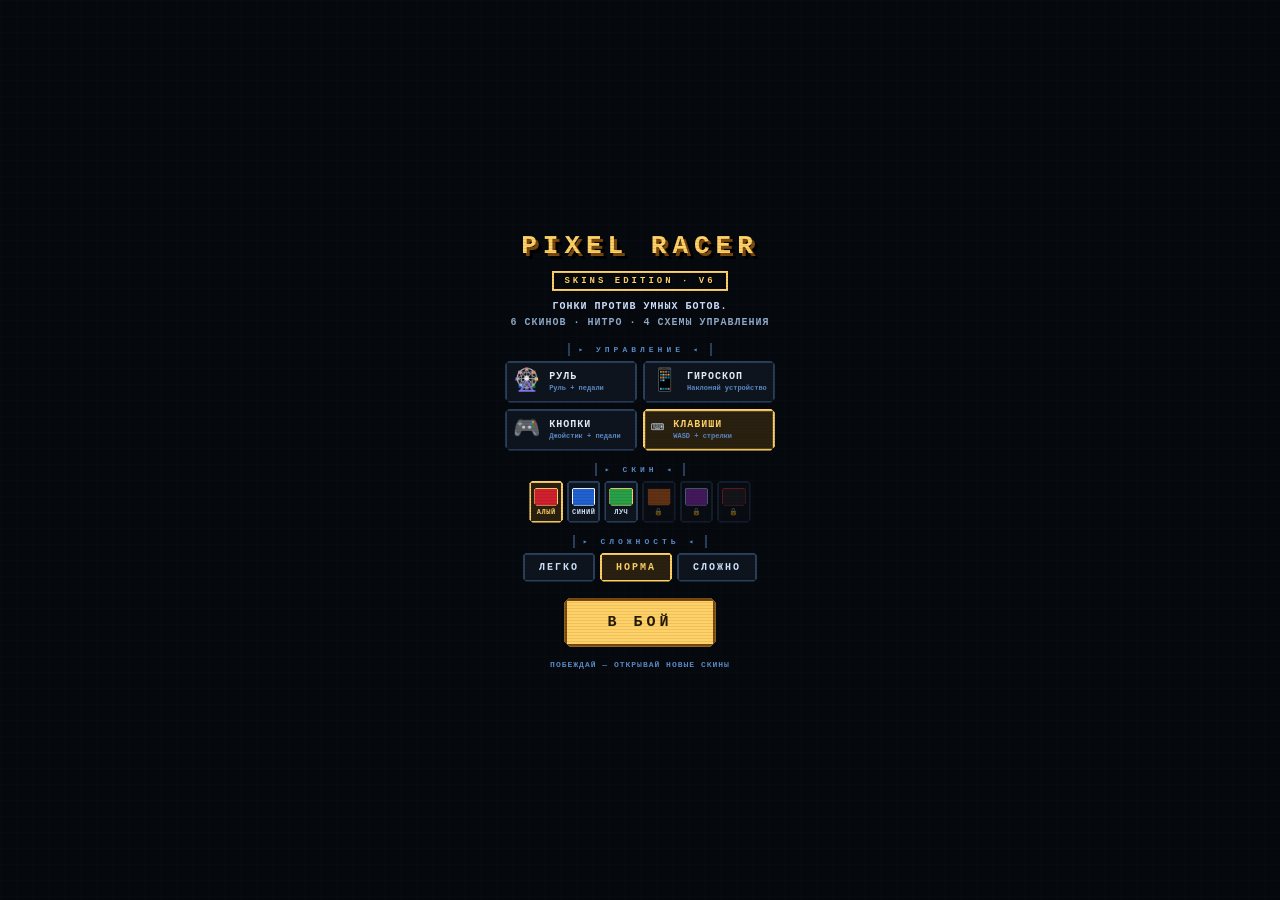
<file: game2.html>
<!DOCTYPE html>
<html lang="ru">
<head>
<meta charset="utf-8">
<meta name="viewport" content="width=device-width,initial-scale=1,maximum-scale=1,user-scalable=no,viewport-fit=cover">
<meta name="apple-mobile-web-app-capable" content="yes">
<meta name="theme-color" content="#0a0e14">
<title>PIXEL RACER — SKINS EDITION</title>
<style>
  *{margin:0;padding:0;box-sizing:border-box;}
  html,body{
    width:100%;height:100%;overflow:hidden;background:#0a0e14;
    font-family:'Courier New','Consolas','Monaco',monospace;
    font-weight:bold;letter-spacing:0.5px;text-transform:uppercase;
    color:#e8eef7;-webkit-user-select:none;user-select:none;
    -webkit-tap-highlight-color:transparent;
    touch-action:none;overscroll-behavior:none;
  }
  #c{
    display:block;position:fixed;inset:0;width:100%;height:100%;
    image-rendering:pixelated;image-rendering:crisp-edges;
    will-change:transform;
  }
  #ui{position:fixed;inset:0;pointer-events:none;z-index:10;}
  #ui::before{
    content:'';position:absolute;inset:0;pointer-events:none;z-index:200;
    background:repeating-linear-gradient(0deg,
      rgba(0,0,0,0.08) 0 1px, transparent 1px 3px);
    mix-blend-mode:multiply;
  }

  .panel{
    background:#0d141d;border:2px solid #2a3f5c;padding:5px 9px;
    box-shadow:inset 0 0 0 1px #0a1018;
    clip-path:polygon(3px 0,calc(100% - 3px) 0,100% 3px,100% calc(100% - 3px),
      calc(100% - 3px) 100%,3px 100%,0 calc(100% - 3px),0 3px);
  }
  .panel .lbl{font-size:8px;letter-spacing:2px;color:#5c8bc8;}
  .panel .num{font-size:20px;font-weight:900;line-height:1;letter-spacing:0;color:#e8eef7;}

  #topBar{
    position:absolute;left:0;right:0;top:0;padding:8px;
    display:grid;grid-template-columns:1fr auto 1fr;
    align-items:start;gap:8px;pointer-events:none;
  }
  #posPanel{justify-self:start;min-width:80px;text-align:center;}
  #posPanel .num{color:#ffd166;font-size:26px;}

  #lapPanel{
    justify-self:center;background:#0d141d;border:2px solid #2a3f5c;
    padding:6px 18px;box-shadow:inset 0 0 0 1px #0a1018;text-align:center;
    clip-path:polygon(4px 0,calc(100% - 4px) 0,100% 4px,100% calc(100% - 4px),
      calc(100% - 4px) 100%,4px 100%,0 calc(100% - 4px),0 4px);
    min-width:150px;
  }
  #lapPanel .lbl{font-size:8px;letter-spacing:3px;color:#5c8bc8;margin-bottom:2px;}
  #lapPanel .lapBig{font-size:26px;font-weight:900;color:#ffd166;letter-spacing:0;line-height:1;}
  #lapPanel .lapBig small{font-size:14px;color:#8fa9c9;font-weight:900;}
  #lapDots{
    display:flex;gap:5px;justify-content:center;margin-top:5px;
  }
  #lapDots i{
    display:block;width:14px;height:6px;background:#1a2a3f;
    border:1px solid #2a3f5c;
  }
  #lapDots i.done{background:#31d17a;border-color:#31d17a;}
  #lapDots i.cur{background:#ffd166;border-color:#ffd166;}

  #timePanel{justify-self:end;min-width:92px;text-align:right;}
  #timePanel .num{font-size:15px;color:#8fe4ff;}

  /* SPEEDO — переехал под панель МЕСТО */
  #speedo{
    position:absolute;left:8px;top:62px;
    background:#0d141d;border:2px solid #2a3f5c;
    padding:4px 8px;box-shadow:inset 0 0 0 1px #0a1018;
    clip-path:polygon(3px 0,calc(100% - 3px) 0,100% 3px,100% calc(100% - 3px),
      calc(100% - 3px) 100%,3px 100%,0 calc(100% - 3px),0 3px);
    min-width:82px;
  }
  #speedo .num{font-size:20px;font-weight:900;line-height:1;color:#8fe4ff;}
  #speedo .num small{font-size:9px;color:#5c8bc8;}
  #speedBarWrap{height:4px;background:#0a1018;border:1px solid #1a2a3f;margin-top:3px;overflow:hidden;}
  #speedBar{height:100%;width:0;background:linear-gradient(90deg,#31d17a,#ffd166,#ff5a5a);transition:width .1s linear;}

  /* MINIMAP — справа сверху, не закрывает центральную панель кругов */
  #miniWrap{
    position:absolute;right:8px;top:62px;
    border:2px solid #2a3f5c;background:#0a1018;padding:2px;
    box-shadow:0 3px 0 #05080d;
    clip-path:polygon(3px 0,calc(100% - 3px) 0,100% 3px,100% calc(100% - 3px),
      calc(100% - 3px) 100%,3px 100%,0 calc(100% - 3px),0 3px);
  }
  #mini{display:block;width:78px;height:78px;image-rendering:pixelated;}

  /* SYS BUTTONS — под мини-картой */
  #sysBtns{
    position:absolute;right:8px;top:152px;
    display:flex;flex-direction:column;gap:5px;pointer-events:auto;
  }
  .sysBtn{
    width:32px;height:32px;
    display:flex;align-items:center;justify-content:center;
    background:#131c28;border:2px solid #2a3f5c;
    color:#cfe4ff;font-size:13px;font-weight:900;
    font-family:inherit;box-shadow:0 3px 0 #05080d;
    cursor:pointer;padding:0;line-height:1;
  }
  .sysBtn:active{transform:translate(0,2px);box-shadow:0 1px 0 #05080d;background:#1a2a3f;}

  #msg{
    position:absolute;left:50%;top:28%;transform:translateX(-50%);
    font-size:18px;font-weight:900;letter-spacing:4px;color:#ffd166;
    text-shadow:2px 2px 0 #000;opacity:0;transition:opacity .25s;
    white-space:nowrap;text-align:center;
  }
  #msg.on{opacity:1;}

  #joystickWrap{
    position:absolute;width:130px;height:130px;
    border:2px solid rgba(140,200,255,.35);background:rgba(10,20,35,.35);
    transform:translate(-50%,-50%);display:none;
    clip-path:polygon(10px 0,calc(100% - 10px) 0,100% 10px,100% calc(100% - 10px),
      calc(100% - 10px) 100%,10px 100%,0 calc(100% - 10px),0 10px);
  }
  #knob{
    position:absolute;left:50%;top:50%;width:52px;height:52px;
    background:rgba(140,200,255,.42);border:2px solid rgba(180,220,255,.6);
    transform:translate(-50%,-50%);
    clip-path:polygon(6px 0,calc(100% - 6px) 0,100% 6px,100% calc(100% - 6px),
      calc(100% - 6px) 100%,6px 100%,0 calc(100% - 6px),0 6px);
  }

  /* PEDALS — компактные, разнесены по углам */
  .pedal{
    position:absolute;pointer-events:auto;
    display:flex;align-items:center;justify-content:center;
    font-size:10px;font-weight:900;letter-spacing:1px;line-height:1.1;
    text-align:center;padding:4px;border:2px solid;
    transition:transform .05s;font-family:inherit;
    clip-path:polygon(6px 0,calc(100% - 6px) 0,100% 6px,100% calc(100% - 6px),
      calc(100% - 6px) 100%,6px 100%,0 calc(100% - 6px),0 6px);
    box-shadow:0 4px 0 rgba(0,0,0,.5);
    user-select:none;
  }
  .pedal:active,.pedal.on{transform:translate(0,3px);box-shadow:0 1px 0 rgba(0,0,0,.5);}

  #btnGas{right:8px;bottom:8px;width:72px;height:72px;font-size:10px;
    background:#102a14;border-color:#2a8a3a;color:#b0ffc0;}
  #btnGas.on,#btnGas:active{background:#1e5a2a;}
  #btnBrake{left:8px;bottom:8px;width:72px;height:72px;font-size:10px;
    background:#2a1014;border-color:#7a2a2a;color:#ffbaba;}
  #btnBrake.on,#btnBrake:active{background:#5a1a1e;}
  #btnBoost{right:8px;bottom:88px;width:72px;height:42px;font-size:9px;
    background:#2a2010;border-color:#8a6a20;color:#ffe4a0;}
  #btnBoost.on,#btnBoost:active{background:#5a4515;}

  /* PIXEL WHEEL — компактный, наполовину спрятан снизу */
  #wheelWrap{
    position:absolute;bottom:-38px;left:50%;transform:translateX(-50%);
    width:150px;height:150px;pointer-events:auto;display:none;
    touch-action:none;
  }
  #wheelCanvas{
    width:100%;height:100%;display:block;
    image-rendering:pixelated;
    image-rendering:crisp-edges;
    transform-origin:50% 50%;
    transition:transform .06s linear;
    filter:drop-shadow(0 6px 8px rgba(0,0,0,.7));
  }
  #wheelLabel{
    position:absolute;bottom:18px;left:50%;transform:translateX(-50%);
    font-size:7px;color:#8fe4ff;letter-spacing:3px;
    text-shadow:1px 1px 0 #000;
  }

  #gyroIndicator{
    position:absolute;left:50%;top:60%;transform:translateX(-50%);
    padding:5px 12px;background:#0d141d;border:2px solid #2a3f5c;
    font-size:9px;letter-spacing:2px;color:#8fe4ff;display:none;
    clip-path:polygon(3px 0,calc(100% - 3px) 0,100% 3px,100% calc(100% - 3px),
      calc(100% - 3px) 100%,3px 100%,0 calc(100% - 3px),0 3px);
  }
  #gyroIndicator b{color:#ffd166;}

  .overlay{
    position:absolute;inset:0;display:flex;flex-direction:column;
    align-items:center;justify-content:center;gap:8px;text-align:center;
    background:#05080d;pointer-events:auto;padding:16px;overflow-y:auto;
    background-image:
      linear-gradient(rgba(30,60,100,.05) 1px, transparent 1px),
      linear-gradient(90deg, rgba(30,60,100,.05) 1px, transparent 1px);
    background-size:16px 16px, 16px 16px;
  }
  .overlay h1{font-size:26px;letter-spacing:6px;color:#ffd166;
    text-shadow:3px 3px 0 #7a4a10, 6px 6px 0 #000;padding:2px 0;}
  .overlay h2{font-size:20px;letter-spacing:4px;color:#ff5a5a;text-shadow:3px 3px 0 #000;}
  .overlay p{font-size:10px;line-height:1.6;color:#8fa9c9;max-width:400px;letter-spacing:1px;}
  .overlay .tag{display:inline-block;padding:3px 10px;
    border:2px solid #ffd166;color:#ffd166;font-size:9px;letter-spacing:3px;
    text-shadow:1px 1px 0 #000;}

  .menuSection{display:flex;flex-direction:column;gap:5px;align-items:center;margin-top:4px;}
  .menuLabel{font-size:8px;letter-spacing:4px;color:#5c8bc8;
    padding:2px 8px;border-left:2px solid #2a3f5c;border-right:2px solid #2a3f5c;}

  .skinGrid{display:grid;grid-template-columns:repeat(6,1fr);gap:4px;max-width:400px;width:100%;}
  .skinBtn{
    pointer-events:auto;padding:5px 3px;cursor:pointer;
    background:#0d141d;border:2px solid #2a3f5c;color:#cfe4ff;
    font-family:inherit;font-size:7px;font-weight:900;letter-spacing:0.5px;text-align:center;
    clip-path:polygon(3px 0,calc(100% - 3px) 0,100% 3px,100% calc(100% - 3px),
      calc(100% - 3px) 100%,3px 100%,0 calc(100% - 3px),0 3px);
    box-shadow:0 3px 0 #05080d;transition:transform .05s;
  }
  .skinSwatch{width:100%;height:18px;margin:0 auto 2px;border:1px solid #000;
    clip-path:polygon(2px 0,calc(100% - 2px) 0,100% 2px,100% calc(100% - 2px),
      calc(100% - 2px) 100%,2px 100%,0 calc(100% - 2px),0 2px);}
  .skinBtn.on{background:#2a2010;border-color:#ffd166;color:#ffd166;}
  .skinBtn.locked{opacity:.4;cursor:not-allowed;}
  .skinBtn:active{transform:translate(0,2px);box-shadow:0 1px 0 #05080d;}

  .ctrlGrid{display:grid;grid-template-columns:repeat(2,1fr);gap:6px;max-width:400px;width:100%;}
  .ctrlBtn{
    pointer-events:auto;padding:8px 6px;cursor:pointer;
    background:#0d141d;border:2px solid #2a3f5c;color:#cfe4ff;
    font-family:inherit;font-size:9px;font-weight:900;letter-spacing:1px;text-align:left;
    clip-path:polygon(4px 0,calc(100% - 4px) 0,100% 4px,100% calc(100% - 4px),
      calc(100% - 4px) 100%,4px 100%,0 calc(100% - 4px),0 4px);
    box-shadow:0 3px 0 #05080d;transition:transform .05s;
    display:flex;gap:8px;align-items:center;
  }
  .ctrlBtn .ico{font-size:22px;line-height:1;flex-shrink:0;}
  .ctrlBtn b{display:block;font-size:10px;color:#e8eef7;margin-bottom:1px;letter-spacing:1px;}
  .ctrlBtn small{color:#5c8bc8;font-size:7px;letter-spacing:0;text-transform:none;line-height:1.2;}
  .ctrlBtn.on{background:#2a2010;border-color:#ffd166;box-shadow:0 3px 0 #05080d,inset 0 0 0 1px #ffd16633;}
  .ctrlBtn.on b{color:#ffd166;}
  .ctrlBtn:active{transform:translate(0,2px);box-shadow:0 1px 0 #05080d;}

  .diffRow{display:flex;gap:5px;}
  .diffRow button{
    pointer-events:auto;padding:7px 14px;cursor:pointer;
    background:#0d141d;border:2px solid #2a3f5c;color:#cfe4ff;
    font-family:inherit;font-size:10px;font-weight:900;letter-spacing:2px;
    clip-path:polygon(3px 0,calc(100% - 3px) 0,100% 3px,100% calc(100% - 3px),
      calc(100% - 3px) 100%,3px 100%,0 calc(100% - 3px),0 3px);
    box-shadow:0 3px 0 #05080d;transition:transform .05s;
  }
  .diffRow button.on{background:#2a2010;border-color:#ffd166;color:#ffd166;}
  .diffRow button:active{transform:translate(0,2px);box-shadow:0 1px 0 #05080d;}

  .play{
    pointer-events:auto;margin-top:8px;padding:13px 40px;
    background:#ffd166;border:3px solid #7a4a10;
    color:#241a05;font-family:inherit;font-size:15px;font-weight:900;
    letter-spacing:4px;
    clip-path:polygon(5px 0,calc(100% - 5px) 0,100% 5px,100% calc(100% - 5px),
      calc(100% - 5px) 100%,5px 100%,0 calc(100% - 5px),0 5px);
    box-shadow:0 5px 0 #7a4a10;
    transition:transform .05s,box-shadow .05s;cursor:pointer;
  }
  .play:active{transform:translate(0,3px);box-shadow:0 2px 0 #7a4a10;background:#ffdd80;}

  .menuBtn{
    pointer-events:auto;padding:11px 32px;
    background:#0d141d;border:3px solid #2a3f5c;color:#cfe4ff;
    font-family:inherit;font-size:12px;font-weight:900;letter-spacing:3px;
    clip-path:polygon(4px 0,calc(100% - 4px) 0,100% 4px,100% calc(100% - 4px),
      calc(100% - 4px) 100%,4px 100%,0 calc(100% - 4px),0 4px);
    box-shadow:0 4px 0 #05080d;
    transition:transform .05s,box-shadow .05s;cursor:pointer;
    min-width:230px;
  }
  .menuBtn:active{transform:translate(0,3px);box-shadow:0 1px 0 #05080d;}
  .menuBtn.primary{background:#ffd166;border-color:#7a4a10;color:#241a05;box-shadow:0 4px 0 #7a4a10;}
  .menuBtn.danger{background:#2a1014;border-color:#7a2a2a;color:#ffbaba;}

  #pause,#finish{display:none;}
  .pauseBtns{display:flex;flex-direction:column;gap:8px;margin-top:12px;align-items:center;}
  .resultRow{font-size:11px;color:#cfe4ff;letter-spacing:2px;
    display:flex;gap:14px;justify-content:center;align-items:baseline;}
  .resultRow b{color:#ffd166;font-size:22px;letter-spacing:0;}
  .unlockMsg{font-size:10px;color:#8fe4ff;letter-spacing:2px;
    border:2px solid #8fe4ff;padding:5px 12px;text-shadow:1px 1px 0 #000;
    clip-path:polygon(3px 0,calc(100% - 3px) 0,100% 3px,100% calc(100% - 3px),
      calc(100% - 3px) 100%,3px 100%,0 calc(100% - 3px),0 3px);}
  #results{display:flex;flex-direction:column;gap:3px;margin:6px 0;max-width:340px;width:100%;}
  .resLine{display:flex;justify-content:space-between;
    font-size:10px;color:#8fa9c9;letter-spacing:1px;
    padding:3px 8px;border-bottom:1px solid #1a2a3f;}
  .resLine.me{color:#ffd166;background:#2a201055;}
  .resLine .pos{width:22px;text-align:left;}
  .resLine .name{flex:1;text-align:left;}
  .resLine .time{color:#8fe4ff;}

  /* ===== LANDSCAPE: компактный HUD, ничего не пересекается ===== */
  @media (orientation:landscape) and (max-height:520px){
    #topBar{padding:4px;gap:4px;}
    .panel{padding:3px 7px;}
    .panel .num{font-size:16px;}
    .panel .lbl{font-size:6px;}

    #posPanel{min-width:64px;}
    #posPanel .num{font-size:20px;}

    #lapPanel{padding:3px 10px;min-width:120px;}
    #lapPanel .lbl{font-size:7px;margin-bottom:1px;}
    #lapPanel .lapBig{font-size:20px;}
    #lapPanel .lapBig small{font-size:11px;}
    #lapDots{gap:4px;margin-top:3px;}
    #lapDots i{width:11px;height:5px;}

    #timePanel{min-width:78px;}
    #timePanel .num{font-size:13px;}

    #speedo{top:52px;padding:3px 6px;min-width:70px;}
    #speedo .num{font-size:16px;}
    #speedo .num small{font-size:8px;}
    #speedBarWrap{height:3px;margin-top:2px;}

    #miniWrap{top:52px;padding:2px;}
    #mini{width:64px;height:64px;}

    #sysBtns{top:126px;gap:4px;}
    .sysBtn{width:28px;height:28px;font-size:11px;}

    #btnGas{width:62px;height:62px;font-size:9px;}
    #btnBrake{width:62px;height:62px;font-size:9px;}
    #btnBoost{width:62px;height:36px;bottom:72px;font-size:8px;}

    #wheelWrap{width:130px;height:130px;bottom:-32px;}
    #wheelLabel{bottom:14px;font-size:6px;}

    #gyroIndicator{top:52%;font-size:7px;padding:3px 8px;}
  }
</style>
</head>
<body>

<canvas id="c"></canvas>

<div id="ui">
  <div id="msg"></div>

  <div id="topBar">
    <div class="panel" id="posPanel">
      <div class="lbl">МЕСТО</div>
      <div class="num" id="posVal">1</div>
    </div>

    <div id="lapPanel">
      <div class="lbl">КРУГ</div>
      <div class="lapBig"><span id="lapVal">1</span><small> / <span id="lapMax">3</span></small></div>
      <div id="lapDots"></div>
    </div>

    <div class="panel" id="timePanel">
      <div class="lbl">ВРЕМЯ</div>
      <div class="num" id="timeVal">0:00.0</div>
    </div>
  </div>

  <div id="miniWrap"><canvas id="mini" width="120" height="120"></canvas></div>

  <div id="sysBtns">
    <button class="sysBtn" id="btnFullscreen" title="Полный экран">⛶</button>
    <button class="sysBtn" id="btnPause" title="Пауза">⏸</button>
  </div>

  <div id="speedo">
    <div class="num"><span id="spdVal">0</span><small> КМ/Ч</small></div>
    <div id="speedBarWrap"><div id="speedBar"></div></div>
  </div>

  <div id="gyroIndicator">ГИРОСКОП · <b id="gyroState">ЦЕНТР</b></div>

  <div id="joystickWrap"><div id="knob"></div></div>

  <div id="wheelWrap">
    <canvas id="wheelCanvas" width="56" height="56"></canvas>
    <div id="wheelLabel">РУЛЬ</div>
  </div>

  <div class="pedal" id="btnGas">ГАЗ</div>
  <div class="pedal" id="btnBrake">ТОРМОЗ</div>
  <div class="pedal" id="btnBoost">НИТРО</div>

  <div class="overlay" id="start">
    <h1>PIXEL RACER</h1>
    <div class="tag">SKINS EDITION · v6</div>
    <p>
      <b style="color:#cfe4ff">Гонки против умных ботов.</b><br>
      6 скинов · нитро · 4 схемы управления
    </p>

    <div class="menuSection">
      <div class="menuLabel">▸ УПРАВЛЕНИЕ ◂</div>
      <div class="ctrlGrid" id="ctrlSelect"></div>
    </div>

    <div class="menuSection">
      <div class="menuLabel">▸ СКИН ◂</div>
      <div class="skinGrid" id="skinSelect"></div>
    </div>

    <div class="menuSection">
      <div class="menuLabel">▸ СЛОЖНОСТЬ ◂</div>
      <div class="diffRow" id="diffSelect">
        <button data-diff="0">ЛЕГКО</button>
        <button data-diff="1" class="on">НОРМА</button>
        <button data-diff="2">СЛОЖНО</button>
      </div>
    </div>

    <button class="play" id="btnStart">В БОЙ</button>
    <p style="font-size:8px;color:#5c8bc8;margin-top:4px">
      ПОБЕЖДАЙ — ОТКРЫВАЙ НОВЫЕ СКИНЫ
    </p>
  </div>

  <div class="overlay" id="pause">
    <h2 style="color:#ffd166;text-shadow:3px 3px 0 #7a4a10,6px 6px 0 #000">ПАУЗА</h2>
    <div class="pauseBtns">
      <button class="menuBtn primary" id="btnResume">ПРОДОЛЖИТЬ</button>
      <button class="menuBtn" id="btnRestart">ЗАНОВО</button>
      <button class="menuBtn" id="btnGyroCal">КАЛИБРОВКА ГИРО</button>
      <button class="menuBtn danger" id="btnMainMenu">ГЛАВНОЕ МЕНЮ</button>
    </div>
  </div>

  <div class="overlay" id="finish">
    <h2 id="finishTitle" style="color:#ffd166;text-shadow:3px 3px 0 #7a4a10,6px 6px 0 #000">ФИНИШ!</h2>
    <div class="resultRow">
      <span>МЕСТО</span><b id="finishPos">1</b>
      <span>ВРЕМЯ</span><b id="finishTime" style="font-size:15px">0:00.0</b>
    </div>
    <div class="unlockMsg" id="unlockMsg" style="display:none"></div>
    <div id="results"></div>
    <button class="play" id="btnRaceAgain">ЕЩЁ РАЗ</button>
    <button class="menuBtn" id="btnFinishMenu" style="margin-top:4px">ГЛАВНОЕ МЕНЮ</button>
  </div>
</div>

<script>
'use strict';
/* ==========================================================
   PIXEL RACER — SKINS EDITION v6
   Single track, pixel wheel, fixed HUD layout.
   ========================================================== */

const $ = id => document.getElementById(id);
const canvas = $('c');
const ctx = canvas.getContext('2d', { alpha: false });
const miniCanvas = $('mini');
const miniCtx = miniCanvas.getContext('2d');

/* ---------- Map cells ---------- */
const M_ROAD = 0, M_BARRIER = 1, M_TIRE = 2, M_WALL = 3, M_HEDGE = 4;
const M_GRASS = 5, M_SAND = 6, M_FINISH = 7, M_CURB = 8;
const M_LINE_H = 9;
const M_LINE_V = 10;

/* ---------- Constants ---------- */
const TS = 64, TM = 63;
const MAP_W = 24, MAP_H = 24;
const FOV_BASE = Math.PI / 3;
let PLANE_L = Math.tan(FOV_BASE / 2);
const MAX_DIST = 26;
const LAPS = 3;
const CAR_R = 0.42;

const CAR_PHYS = {
  maxSpeed: 8.2,
  maxReverse: 3.0,
  accel: 8.0,
  brakeForce: 16.0,
  dragLong: 0.62,
  dragLongOff: 0.35,
  dragLat: 0.0008,
  dragLatOff: 0.04,
  steerRate: 2.3,
  turnSpeedRef: 2.2,
  boostMul: 1.45,
  boostDrain: 0.34,
  boostRegen: 0.09,
};

/* ---------- Textures ---------- */
function makeTex(fn) {
  const t = new Uint8Array(TS * TS * 3);
  for (let y = 0; y < TS; y++) for (let x = 0; x < TS; x++) {
    const i = (y * TS + x) * 3, c = fn(x, y);
    t[i] = Math.max(0, Math.min(255, c[0] | 0));
    t[i+1] = Math.max(0, Math.min(255, c[1] | 0));
    t[i+2] = Math.max(0, Math.min(255, c[2] | 0));
  }
  return t;
}

const TEX_ROAD = makeTex((x, y) => {
  const n = (Math.random() * 14) | 0;
  let v = 46 + n;
  let r = v - 3, g = v, b = v + 5;
  if (y % 22 < 1) { r -= 14; g -= 14; b -= 12; }
  if ((x * 5 + y) % 47 === 0 && y % 3 !== 0) { r -= 18; g -= 18; b -= 16; }
  const px = (x / 16) | 0, py = (y / 16) | 0;
  if ((px * 3 + py * 7) % 5 === 0) { r -= 7; g -= 7; b -= 6; }
  if ((px * 5 + py * 2) % 6 === 0) { r += 5; g += 5; b += 5; }
  if ((x * 11 + y * 7) % 89 === 0) { r += 32; g += 32; b += 30; }
  if ((x * 3 + y * 19) % 113 === 0) { r += 20; g += 20; b += 18; }
  if ((x * 23 + y * 5) % 157 === 0) { r -= 10; g -= 10; b -= 10; }
  return [r, g, b];
});

const TEX_LINE_H = makeTex((x, y) => {
  const inBand = y >= 28 && y <= 36;
  const isDash = (x % 64) < 40;
  if (inBand && isDash) {
    const n = (Math.random() * 8) | 0;
    if (y === 28 || y === 36) return [200 + n * 0.5, 150 + n, 30 + n * 0.3];
    return [244 + n * 0.4, 208 + n, 46 + n * 0.3];
  }
  const n = (Math.random() * 14) | 0;
  let v = 46 + n;
  let r = v - 3, g = v, b = v + 5;
  if (y % 22 < 1) { r -= 14; g -= 14; b -= 12; }
  if ((x * 5 + y) % 47 === 0) { r -= 18; g -= 18; b -= 16; }
  return [r, g, b];
});

const TEX_LINE_V = makeTex((x, y) => {
  const inBand = x >= 28 && x <= 36;
  const isDash = (y % 64) < 40;
  if (inBand && isDash) {
    const n = (Math.random() * 8) | 0;
    if (x === 28 || x === 36) return [200 + n * 0.5, 150 + n, 30 + n * 0.3];
    return [244 + n * 0.4, 208 + n, 46 + n * 0.3];
  }
  const n = (Math.random() * 14) | 0;
  let v = 46 + n;
  let r = v - 3, g = v, b = v + 5;
  if (y % 22 < 1) { r -= 14; g -= 14; b -= 12; }
  if ((x * 5 + y) % 47 === 0) { r -= 18; g -= 18; b -= 16; }
  return [r, g, b];
});

const TEX_GRASS = makeTex((x, y) => {
  const n = (Math.random() * 40) | 0;
  let r = 34 + n * 0.35;
  let g = 92 + n * 0.95;
  let b = 36 + n * 0.30;
  if (((x >> 3) * 3 + (y >> 3) * 7) % 7 === 0) { r += 12; g -= 22; b -= 6; }
  if (((x * 5 + y * 3) % 31) === 0) { r += 15; g += 22; b += 8; }
  if (((x * 11 + y * 7) % 47) === 0) { r -= 10; g -= 18; b -= 6; }
  if ((x * 13 + y * 5) % 211 === 0) { r += 40; g += 32; b += 28; }
  return [r, g, b];
});

const TEX_SAND = makeTex((x, y) => {
  const n = (Math.random() * 26) | 0;
  return [192 + n, 164 + n, 108 + n * 0.7];
});

const TEX_FINISH = makeTex((x, y) => {
  const c = (((x >> 3) + (y >> 3)) & 1) ? 245 : 18;
  const n = (Math.random() * 8) | 0;
  return [c + n * 0.3, c + n * 0.3, c + n * 0.3];
});

const TEX_CURB = makeTex((x, y) => {
  const band = (((x + y) / 8) | 0) & 1;
  const n = (Math.random() * 10) | 0;
  if (band) return [218 + n, 40 + n, 40 + n];
  return [238 + n, 236 + n, 228 + n];
});

const TEX_BARRIER = makeTex((x, y) => {
  const n = (Math.random() * 8) | 0;
  const rail = (y < 12) || (y > 26 && y < 38) || (y > 52);
  if (rail) {
    const shade = (y / 8 | 0) & 1 ? 0 : -22;
    const band = (x / 16 | 0) % 3;
    if (band === 0) return [32 + n + shade, 86 + n + shade, 168 + n + shade];
    if (band === 1) return [220 + n + shade, 56 + n + shade, 56 + n + shade];
    return [248 + n + shade, 210 + n + shade, 60 + n + shade];
  }
  return [20 + n, 20 + n, 24 + n];
});

const TEX_TIRE = makeTex((x, y) => {
  const n = (Math.random() * 22) | 0;
  let v = 26 + n;
  if ((x % 10 < 2) && (y % 10 < 2)) v += 30;
  if ((y % 18 < 1)) v -= 14;
  return [v, v, v + 2];
});

const TEX_WALL = makeTex((x, y) => {
  const n = (Math.random() * 14) | 0;
  let v = 108 + n;
  if (x % 16 < 1 || y % 16 < 1) v -= 30;
  if (((x / 16 | 0) + (y / 16 | 0)) % 2 === 0) v += 6;
  if ((x * 5 + y * 3) % 71 === 0) v -= 14;
  return [v - 2, v, v + 4];
});

const TEX_HEDGE = makeTex((x, y) => {
  const n = (Math.random() * 46) | 0;
  let r = 26 + n * 0.3;
  let g = 76 + n;
  let b = 30 + n * 0.3;
  if (((x * 5 + y * 7) % 11) === 0) { r += 20; g += 40; b += 14; }
  if (((x * 3 + y * 5) % 17) === 0) { r -= 14; g -= 26; b -= 8; }
  if ((x * 13 + y * 3) % 89 === 0) { r += 30; g += 30; b += 20; }
  return [r, g, b];
});

const WALL_TEX = {
  [M_BARRIER]: TEX_BARRIER,
  [M_TIRE]: TEX_TIRE,
  [M_WALL]: TEX_WALL,
  [M_HEDGE]: TEX_HEDGE,
};

const FLOOR_TEX = {
  [M_ROAD]: TEX_ROAD,
  [M_GRASS]: TEX_GRASS,
  [M_SAND]: TEX_SAND,
  [M_FINISH]: TEX_FINISH,
  [M_CURB]: TEX_CURB,
  [M_LINE_H]: TEX_LINE_H,
  [M_LINE_V]: TEX_LINE_V,
  [M_BARRIER]: TEX_ROAD,
  [M_TIRE]: TEX_ROAD,
  [M_WALL]: TEX_ROAD,
  [M_HEDGE]: TEX_ROAD,
};

/* ---------- Single track ---------- */
const TRACK = {
  id:'main', name:'АРЕНА', desc:'широкий овал',
  roadX: 1, roadY: 2, roadW: 22, roadH: 20,
  innerX: 6, innerY: 7, innerW: 12, innerH: 10,
};
let currentTrack = TRACK;
let decorations = [];

const MAP = new Uint8Array(MAP_W * MAP_H);

function isWall(x, y) {
  const ix = x | 0, iy = y | 0;
  if (ix < 0 || iy < 0 || ix >= MAP_W || iy >= MAP_H) return true;
  const v = MAP[iy * MAP_W + ix];
  return v >= 1 && v <= 4;
}
function isWallCircle(x, y, r) {
  return isWall(x - r, y - r) || isWall(x + r, y - r) ||
         isWall(x - r, y + r) || isWall(x + r, y + r) ||
         isWall(x - r, y) || isWall(x + r, y) ||
         isWall(x, y - r) || isWall(x, y + r);
}
function surfaceAt(x, y) {
  const ix = x | 0, iy = y | 0;
  if (ix < 0 || iy < 0 || ix >= MAP_W || iy >= MAP_H) return M_ROAD;
  return MAP[iy * MAP_W + ix];
}

/* ---------- Racing line ---------- */
function generateRacingLine(track) {
  const xL = track.roadX + (track.innerX - track.roadX) / 2;
  const xR = track.innerX + track.innerW +
             (track.roadX + track.roadW - (track.innerX + track.innerW)) / 2;
  const yT = track.roadY + (track.innerY - track.roadY) / 2;
  const yB = track.innerY + track.innerH +
             (track.roadY + track.roadH - (track.innerY + track.innerH)) / 2;

  const r = Math.min(2.0, (xR - xL) * 0.18, (yB - yT) * 0.18);

  const pts = [];
  const lastPt = () => pts[pts.length - 1];
  const addPt = (x, y) => {
    if (pts.length > 0) {
      const l = lastPt();
      if (Math.hypot(x - l.x, y - l.y) < 0.12) return;
    }
    pts.push({ x, y });
  };

  const STRAIGHT_STEP = 1.3;
  const CORNER_N = 8;

  {
    const a = xL + r, b = xR - r;
    const steps = Math.max(3, Math.round((b - a) / STRAIGHT_STEP));
    for (let i = 0; i < steps; i++) addPt(a + (b - a) * (i / steps), yT);
  }
  for (let i = 1; i <= CORNER_N; i++) {
    const t = i / CORNER_N, mt = 1 - t;
    addPt(mt*mt*(xR - r) + 2*mt*t*xR + t*t*xR,
          mt*mt*yT + 2*mt*t*yT + t*t*(yT + r));
  }
  {
    const a = yT + r, b = yB - r;
    const steps = Math.max(3, Math.round((b - a) / STRAIGHT_STEP));
    for (let i = 1; i < steps; i++) addPt(xR, a + (b - a) * (i / steps));
  }
  for (let i = 1; i <= CORNER_N; i++) {
    const t = i / CORNER_N, mt = 1 - t;
    addPt(mt*mt*xR + 2*mt*t*xR + t*t*(xR - r),
          mt*mt*(yB - r) + 2*mt*t*yB + t*t*yB);
  }
  {
    const a = xR - r, b = xL + r;
    const steps = Math.max(3, Math.round((a - b) / STRAIGHT_STEP));
    for (let i = 1; i < steps; i++) addPt(a - (a - b) * (i / steps), yB);
  }
  for (let i = 1; i <= CORNER_N; i++) {
    const t = i / CORNER_N, mt = 1 - t;
    addPt(mt*mt*(xL + r) + 2*mt*t*xL + t*t*xL,
          mt*mt*yB + 2*mt*t*yB + t*t*(yB - r));
  }
  {
    const a = yB - r, b = yT + r;
    const steps = Math.max(3, Math.round((a - b) / STRAIGHT_STEP));
    for (let i = 1; i < steps; i++) addPt(xL, a - (a - b) * (i / steps));
  }
  for (let i = 1; i < CORNER_N; i++) {
    const t = i / CORNER_N, mt = 1 - t;
    addPt(mt*mt*xL + 2*mt*t*xL + t*t*(xL + r),
          mt*mt*(yT + r) + 2*mt*t*yT + t*t*yT);
  }

  const finishX = (xL + xR) / 2;
  let bestIdx = 0, bestD = Infinity;
  for (let i = 0; i < pts.length; i++) {
    const d = Math.abs(pts[i].x - finishX) + Math.abs(pts[i].y - yT) * 3;
    if (d < bestD) { bestD = d; bestIdx = i; }
  }
  const rotated = pts.slice(bestIdx).concat(pts.slice(0, bestIdx));

  return { pts: rotated, xL, xR, yT, yB, r, finishX };
}

function buildTrack(track) {
  for (let y = 0; y < MAP_H; y++) for (let x = 0; x < MAP_W; x++)
    MAP[y * MAP_W + x] = M_GRASS;

  for (let x = 0; x < MAP_W; x++) { MAP[x] = M_BARRIER; MAP[(MAP_H - 1) * MAP_W + x] = M_BARRIER; }
  for (let y = 0; y < MAP_H; y++) { MAP[y * MAP_W] = M_BARRIER; MAP[y * MAP_W + MAP_W - 1] = M_BARRIER; }

  for (let y = track.roadY; y < track.roadY + track.roadH; y++)
    for (let x = track.roadX; x < track.roadX + track.roadW; x++)
      MAP[y * MAP_W + x] = M_ROAD;

  for (let y = track.innerY; y < track.innerY + track.innerH; y++) {
    for (let x = track.innerX; x < track.innerX + track.innerW; x++) {
      const onEdge = (x === track.innerX || x === track.innerX + track.innerW - 1 ||
                      y === track.innerY || y === track.innerY + track.innerH - 1);
      if (onEdge) {
        const s = ((x * 7 + y * 11) % 5);
        MAP[y * MAP_W + x] = s === 0 ? M_BARRIER : s === 1 ? M_TIRE :
                             s === 2 ? M_HEDGE   : M_WALL;
      } else {
        MAP[y * MAP_W + x] = M_HEDGE;
      }
    }
  }

  for (let x = track.innerX - 1; x <= track.innerX + track.innerW; x++) {
    for (let y = track.innerY - 1; y <= track.innerY + track.innerH; y++) {
      const isRing = (x === track.innerX - 1 || x === track.innerX + track.innerW ||
                      y === track.innerY - 1 || y === track.innerY + track.innerH);
      if (!isRing) continue;
      if (x < track.roadX || y < track.roadY) continue;
      if (x >= track.roadX + track.roadW || y >= track.roadY + track.roadH) continue;
      if (MAP[y * MAP_W + x] === M_ROAD) MAP[y * MAP_W + x] = M_CURB;
    }
  }

  const line = generateRacingLine(track);
  const wps = line.pts;
  const xL = line.xL, xR = line.xR, yT = line.yT, yB = line.yB;

  const topMidY = Math.round(yT);
  const botMidY = Math.round(yB);
  const leftMidX = Math.round(xL);
  const rightMidX = Math.round(xR);

  for (let x = track.roadX + 1; x < track.roadX + track.roadW - 1; x++) {
    if (MAP[topMidY * MAP_W + x] === M_ROAD) MAP[topMidY * MAP_W + x] = M_LINE_H;
    if (MAP[botMidY * MAP_W + x] === M_ROAD) MAP[botMidY * MAP_W + x] = M_LINE_H;
  }
  for (let y = track.roadY + 1; y < track.roadY + track.roadH - 1; y++) {
    if (MAP[y * MAP_W + leftMidX] === M_ROAD) MAP[y * MAP_W + leftMidX] = M_LINE_V;
    if (MAP[y * MAP_W + rightMidX] === M_ROAD) MAP[y * MAP_W + rightMidX] = M_LINE_V;
  }

  const finishX = line.finishX;
  const fCol = Math.round(finishX);
  for (let y = track.roadY; y < track.innerY; y++) {
    const cell = MAP[y * MAP_W + fCol];
    if (cell === M_ROAD || cell === M_LINE_H || cell === M_CURB) {
      MAP[y * MAP_W + fCol] = M_FINISH;
    }
  }

  track.waypoints = wps;
  track.xL = xL; track.xR = xR; track.yT = yT; track.yB = yB;
  track.finishX = finishX;

  const grid = [];
  for (let row = 0; row < 4; row++) {
    for (let col = 0; col < 2; col++) {
      grid.push({
        x: finishX - 0.5 - row * 2.0,
        y: yT + (col === 0 ? -1.0 : 1.0),
        a: 0,
      });
    }
  }
  track.slots = grid;

  const N = wps.length;
  track.checkpoints = [
    0,
    Math.floor(N * 0.25),
    Math.floor(N * 0.5),
    Math.floor(N * 0.75),
  ];

  decorations = [];
  for (let y = 1; y < MAP_H - 1; y++) {
    for (let x = 1; x < MAP_W - 1; x++) {
      if (MAP[y * MAP_W + x] !== M_GRASS) continue;
      let nearRoad = false;
      for (let dy = -1; dy <= 1; dy++) for (let dx = -1; dx <= 1; dx++) {
        const v = MAP[(y + dy) * MAP_W + (x + dx)];
        if (v === M_ROAD || v === M_CURB || v === M_FINISH ||
            v === M_LINE_H || v === M_LINE_V) nearRoad = true;
      }
      if (nearRoad) continue;
      if (Math.random() < 0.16) {
        decorations.push({
          x: x + 0.5 + (Math.random() - 0.5) * 0.5,
          y: y + 0.5 + (Math.random() - 0.5) * 0.5,
          h: 1.5 + Math.random() * 0.3,
          scale: 0.9 + Math.random() * 0.25,
        });
      }
    }
  }
}

/* ---------- Skins ---------- */
const SKINS = [
  { id:'red',    name:'АЛЫЙ',    body:'#d02030', body2:'#8a1018', glass:'#1a2430', stripe:'#ffe066', unlocked:true },
  { id:'blue',   name:'СИНИЙ',   body:'#2060d0', body2:'#123a80', glass:'#1a2430', stripe:'#ffffff', unlocked:true },
  { id:'green',  name:'ЛУЧ',     body:'#28a048', body2:'#146028', glass:'#1a2430', stripe:'#ffd166', unlocked:true },
  { id:'orange', name:'ПЛАМЯ',   body:'#e87020', body2:'#a04008', glass:'#1a2430', stripe:'#222222', unlocked:false },
  { id:'purple', name:'НЕОН',    body:'#a030d0', body2:'#601880', glass:'#1a2430', stripe:'#8fe4ff', unlocked:false },
  { id:'carbon', name:'КАРБОН',  body:'#2a2a2e', body2:'#0e0e12', glass:'#3a4a5a', stripe:'#ff3030', unlocked:false },
];

let selectedSkin = 0;
let unlockedSkins = JSON.parse(localStorage.getItem('pixelRacer_unlocked') || '[true,true,true,false,false,false]');
SKINS.forEach((s, i) => s.unlocked = !!unlockedSkins[i]);

const SPR_W = 44, SPR_H = 34;

function makeCarSprite(skin) {
  const c = document.createElement('canvas');
  c.width = SPR_W; c.height = SPR_H;
  const g = c.getContext('2d');
  g.imageSmoothingEnabled = false;

  g.fillStyle = 'rgba(0,0,0,0.55)';
  g.beginPath();
  g.ellipse(SPR_W/2, SPR_H - 3, SPR_W*0.42, 3.4, 0, 0, Math.PI*2);
  g.fill();

  g.fillStyle = '#0a0a0c';
  g.fillRect(3, 21, 7, 10);
  g.fillRect(SPR_W - 10, 21, 7, 10);
  g.fillStyle = '#2a2a2e';
  g.fillRect(4, 23, 5, 5);
  g.fillRect(SPR_W - 9, 23, 5, 5);

  g.fillStyle = skin.body;
  g.fillRect(5, 12, SPR_W - 10, 16);
  g.fillStyle = skin.body2;
  g.fillRect(5, 25, SPR_W - 10, 3);

  g.fillStyle = skin.body2;
  g.fillRect(11, 3, SPR_W - 22, 12);
  g.fillStyle = skin.glass;
  g.fillRect(13, 6, SPR_W - 26, 8);
  g.fillStyle = 'rgba(255,255,255,0.25)';
  g.fillRect(14, 7, SPR_W - 28, 2);

  g.fillStyle = skin.stripe;
  g.fillRect(SPR_W/2 - 2, 4, 4, SPR_H - 12);

  g.fillStyle = '#ff3030';
  g.fillRect(7, 22, 5, 3);
  g.fillRect(SPR_W - 12, 22, 5, 3);
  g.fillStyle = '#ff9090';
  g.fillRect(8, 22, 3, 1);
  g.fillRect(SPR_W - 11, 22, 3, 1);

  g.fillStyle = '#18181c';
  g.fillRect(5, 28, SPR_W - 10, 3);
  g.fillStyle = '#3a3a40';
  g.fillRect(5, 28, SPR_W - 10, 1);

  return c;
}
const SPRITE_CACHE = SKINS.map(makeCarSprite);

/* ---------- Tree ---------- */
function makeTreeSprite() {
  const c = document.createElement('canvas');
  c.width = 32; c.height = 48;
  const g = c.getContext('2d');
  g.imageSmoothingEnabled = false;
  g.fillStyle = '#3a2414';
  g.fillRect(14, 32, 4, 16);
  g.fillStyle = '#1a0e06';
  g.fillRect(14, 32, 1, 16);
  g.fillRect(17, 32, 1, 16);
  g.fillStyle = '#153a18';
  g.beginPath(); g.arc(16, 20, 13, 0, Math.PI * 2); g.fill();
  g.fillStyle = '#1e5424';
  g.beginPath(); g.arc(15, 18, 10, 0, Math.PI * 2); g.fill();
  g.fillStyle = '#2a7030';
  g.beginPath(); g.arc(13, 15, 7, 0, Math.PI * 2); g.fill();
  g.fillStyle = '#3a8c3c';
  g.beginPath(); g.arc(12, 12, 4, 0, Math.PI * 2); g.fill();
  g.fillStyle = '#54a84e';
  g.beginPath(); g.arc(11, 10, 2, 0, Math.PI * 2); g.fill();
  return c;
}
const SPRITE_TREE = makeTreeSprite();

/* ---------- PIXEL WHEEL ---------- */
const wheelCanvas = $('wheelCanvas');
const wheelCtx = wheelCanvas.getContext('2d');
const WHEEL_RES = 56;

function drawPixelWheel(angle) {
  const S = WHEEL_RES;
  const cx = (S - 1) / 2;
  const cy = (S - 1) / 2;
  const px = wheelCtx;

  px.imageSmoothingEnabled = false;
  px.clearRect(0, 0, S, S);

  const ang = angle * 1.0;

  function setPx(x, y, color) {
    const c = Math.round(cx + (x - cx) * Math.cos(ang) - (y - cy) * Math.sin(ang));
    const r = Math.round(cy + (x - cx) * Math.sin(ang) + (y - cy) * Math.cos(ang));
    if (c >= 0 && r >= 0 && c < S && r < S) {
      px.fillStyle = color;
      px.fillRect(c, r, 1, 1);
    }
  }

  const R_OUT = 24;
  const R_MID = 21;
  const R_IN = 18;

  for (let y = 0; y < S; y++) {
    for (let x = 0; x < S; x++) {
      const dx = x - cx, dy = y - cy;
      const d = Math.sqrt(dx * dx + dy * dy);
      if (d <= R_OUT && d > R_MID) setPx(x, y, '#0a0e14');
      else if (d <= R_MID && d > R_IN) setPx(x, y, '#2a3f5c');
      else if (d <= R_IN && d > R_IN - 1) setPx(x, y, '#5c8bc8');
    }
  }

  function drawSpoke(len, w, col) {
    for (let i = 0; i <= len; i++) {
      for (let ww = -w; ww <= w; ww++) {
        setPx(cx + ww, cy - i, col);
        const a1 = 2 * Math.PI / 3;
        const a2 = 4 * Math.PI / 3;
        const sx1 = cx + Math.round(ww * Math.cos(a1) - (-i) * Math.sin(a1));
        const sy1 = cy + Math.round(ww * Math.sin(a1) + (-i) * Math.cos(a1));
        setPx(sx1, sy1, col);
        const sx2 = cx + Math.round(ww * Math.cos(a2) - (-i) * Math.sin(a2));
        const sy2 = cy + Math.round(ww * Math.sin(a2) + (-i) * Math.cos(a2));
        setPx(sx2, sy2, col);
      }
    }
  }

  drawSpoke(R_IN - 1, 1, '#1a2a3f');
  drawSpoke(R_IN - 2, 0, '#3a5070');

  for (let y = 0; y < S; y++) {
    for (let x = 0; x < S; x++) {
      const d = Math.sqrt((x - cx) ** 2 + (y - cy) ** 2);
      if (d <= 5) setPx(x, y, '#0d141d');
      else if (d <= 6 && d > 5) setPx(x, y, '#5c8bc8');
    }
  }

  const markerTop = Math.round(cy - R_OUT + 1);
  px.fillStyle = '#ffd166';
  px.fillRect(Math.round(cx) - 1, markerTop, 2, 3);

  px.fillStyle = '#5c8bc8';
  px.fillRect(Math.round(cx), Math.round(cy + R_OUT - 2), 1, 1);
}

function updateWheelVisual() {
  drawPixelWheel(wheel.angle * 1.2);
}

/* ---------- Renderer ---------- */
let W = 320, H = 180;
let zbuf = new Float32Array(1);
let horizon = 0;
let frameBuffer = null, frameData = null, buf32 = null;
let skyRow = null;

const FOG_LEN = (MAX_DIST * 64 + 1) | 0;
const FOG = new Uint8Array(FOG_LEN);
for (let i = 0; i < FOG_LEN; i++) {
  const d = i / 64;
  const br = Math.max(0, 1 - d / MAX_DIST);
  FOG[i] = (br * br * 255) | 0;
}

function resize() {
  const vw = window.innerWidth, vh = window.innerHeight;
  W = Math.min(480, Math.max(220, Math.round(vw * 0.85)));
  H = Math.round(W * vh / vw);
  if (H > 400) { H = 400; W = Math.round(H * vw / vh); }
  canvas.width = W;
  canvas.height = H;
  canvas.style.width = vw + 'px';
  canvas.style.height = vh + 'px';
  zbuf = new Float32Array(W);
  frameBuffer = ctx.createImageData(W, H);
  frameData = frameBuffer.data;
  buf32 = new Uint32Array(frameData.buffer);
  ctx.imageSmoothingEnabled = false;

  skyRow = new Uint32Array(H);
  const top = [58, 118, 198];
  const bot = [206, 224, 244];
  for (let y = 0; y < H; y++) {
    const t = y / H;
    const r = (top[0] + (bot[0] - top[0]) * t) | 0;
    const g = (top[1] + (bot[1] - top[1]) * t) | 0;
    const b = (top[2] + (bot[2] - top[2]) * t) | 0;
    skyRow[y] = 0xFF000000 | (b << 16) | (g << 8) | r;
  }
  const sunX = W * 0.78, sunY = H * 0.10;
  const sunR = Math.min(W, H) * 0.09;
  for (let y = 0; y < H && y < sunY + sunR * 1.8; y++) {
    for (let x = 0; x < W; x++) {
      const dx = x - sunX, dy = y - sunY;
      const d = Math.sqrt(dx * dx + dy * dy);
      const col = skyRow[y];
      const cr = col & 0xFF, cg = (col >> 8) & 0xFF, cb = (col >> 16) & 0xFF;
      if (d < sunR) {
        const f = 1 - d / sunR;
        const sr = Math.min(255, cr + 220 * f);
        const sg = Math.min(255, cg + 200 * f);
        const sb = Math.min(255, cb + 120 * f);
        skyRow[y] = 0xFF000000 | (sb << 16) | (sg << 8) | sr;
      } else if (d < sunR * 1.8) {
        const f = 1 - (d - sunR) / (sunR * 0.8);
        const sr = Math.min(255, cr + 90 * f);
        const sg = Math.min(255, cg + 80 * f);
        const sb = Math.min(255, cb + 50 * f);
        skyRow[y] = 0xFF000000 | (sb << 16) | (sg << 8) | sr;
      }
    }
  }
}
window.addEventListener('resize', resize);
window.addEventListener('orientationchange', () => setTimeout(resize, 200));

/* ---------- State ---------- */
const STATE = { MENU:'menu', PLAY:'play', PAUSED:'paused', FINISH:'finish' };
let state = STATE.MENU;

let difficulty = 1;
const DIFFICULTY = [
  { name:'ЛЕГКО', bots: 5, speedMul: 0.86, skill: 0.55 },
  { name:'НОРМА', bots: 6, speedMul: 0.96, skill: 0.78 },
  { name:'СЛОЖНО', bots: 7, speedMul: 1.02, skill: 0.94 },
];

const player = {
  x: 6, y: 4, a: 0,
  vx: 0, vy: 0, speed: 0, steer: 0,
  throttle: 0, brake: false,
  boosting: false, boost: 1.0,
  lap: 0, nextCP: 0,
  finished: false, finishTime: 0,
  skin: 0, bob: 0,
};

let bots = [];
let raceTime = 0;
let raceStarted = false;
let playerPlace = 1;
let finalResults = [];
let unlockMessage = '';

/* ---------- Control modes ---------- */
const CONTROL_MODES = [
  { id:'wheel',  name:'РУЛЬ',    desc:'Руль + педали',       ico:'🎡' },
  { id:'gyro',   name:'ГИРОСКОП', desc:'Наклоняй устройство', ico:'📱' },
  { id:'touch',  name:'КНОПКИ',  desc:'Джойстик + педали',   ico:'🎮' },
  { id:'keyboard',name:'КЛАВИШИ', desc:'WASD + стрелки',      ico:'⌨️' },
];
let controlMode = 'wheel';

function isTouchDevice() {
  return ('ontouchstart' in window) || navigator.maxTouchPoints > 0;
}
if (!isTouchDevice()) controlMode = 'keyboard';

/* ---------- Input ---------- */
const keys = Object.create(null);
const stick = { id: null, ox: 0, oy: 0, x: 0, active: false };
const JOY_R = 60;
let mobileGas = false, mobileBrake = false, mobileBoost = false;

const wheel = { id: null, startX: 0, startAngle: 0, angle: 0, active: false };

const gyro = {
  gammaNeutral: 0,
  betaNeutral: 0,
  steer: 0,
  calibrated: false,
  screenAngle: 0,
};

function updateScreenAngle() {
  if (screen.orientation && typeof screen.orientation.angle === 'number') {
    gyro.screenAngle = screen.orientation.angle;
  } else if (typeof window.orientation === 'number') {
    gyro.screenAngle = window.orientation;
  } else {
    gyro.screenAngle = 0;
  }
}
updateScreenAngle();
window.addEventListener('orientationchange', () => setTimeout(updateScreenAngle, 150));
if (screen.orientation && screen.orientation.addEventListener) {
  screen.orientation.addEventListener('change', updateScreenAngle);
}

function onDeviceOrientation(e) {
  if (controlMode !== 'gyro') return;
  const gamma = e.gamma || 0;
  const beta = e.beta || 0;

  if (!gyro.calibrated) {
    gyro.gammaNeutral = gamma;
    gyro.betaNeutral = beta;
    gyro.calibrated = true;
  }

  let input = 0;
  const a = gyro.screenAngle;
  const isPortrait = (a === 0 || a === 180);
  if (isPortrait) {
    let g = gamma - gyro.gammaNeutral;
    if (a === 180) g = -g;
    input = g / 22;
  } else {
    let b = beta - gyro.betaNeutral;
    if (a === -90 || a === 270) b = -b;
    input = b / 22;
  }
  gyro.steer = Math.max(-1, Math.min(1, input));
}

async function enableGyro() {
  if (typeof DeviceOrientationEvent !== 'undefined' &&
      typeof DeviceOrientationEvent.requestPermission === 'function') {
    try {
      const p = await DeviceOrientationEvent.requestPermission();
      if (p !== 'granted') return false;
    } catch (e) { return false; }
  }
  window.addEventListener('deviceorientation', onDeviceOrientation);
  gyro.calibrated = false;
  return true;
}

function calibrateGyro() {
  gyro.calibrated = false;
  showMsg('ГИРОСКОП ОТКАЛИБРОВАН');
}

window.addEventListener('keydown', e => {
  if (e.code === 'Escape') {
    if (state === STATE.PLAY) pauseGame();
    else if (state === STATE.PAUSED) resumeGame();
    return;
  }
  keys[e.code] = true;
  if (e.code === 'KeyR' && (state === STATE.PLAY || state === STATE.PAUSED)) startRace();
  if (['ArrowUp','ArrowDown','ArrowLeft','ArrowRight','Space'].includes(e.code)) e.preventDefault();
});
window.addEventListener('keyup', e => { keys[e.code] = false; });

/* Touch joystick */
canvas.addEventListener('touchstart', e => {
  if (state !== STATE.PLAY) return;
  if (controlMode !== 'touch') return;
  for (let i = 0; i < e.changedTouches.length; i++) {
    const t = e.changedTouches[i];
    if (t.clientX < window.innerWidth * 0.5 && stick.id === null) {
      stick.id = t.identifier;
      stick.ox = t.clientX; stick.oy = t.clientY;
      stick.x = 0; stick.active = true;
      const joy = $('joystickWrap');
      joy.style.display = 'block';
      joy.style.left = t.clientX + 'px';
      joy.style.top = t.clientY + 'px';
      const knob = $('knob');
      knob.style.left = '50%'; knob.style.top = '50%';
    }
  }
}, { passive: true });

window.addEventListener('touchmove', e => {
  if (state !== STATE.PLAY) return;
  for (let i = 0; i < e.changedTouches.length; i++) {
    const t = e.changedTouches[i];
    if (t.identifier === stick.id) {
      let dx = t.clientX - stick.ox;
      let dy = t.clientY - stick.oy;
      const len = Math.hypot(dx, dy);
      if (len > JOY_R) { dx = dx / len * JOY_R; dy = dy / len * JOY_R; }
      stick.x = dx / JOY_R;
      const knob = $('knob');
      knob.style.left = (50 + (dx / JOY_R) * 40) + '%';
      knob.style.top = (50 + (dy / JOY_R) * 40) + '%';
    }
    if (t.identifier === wheel.id) {
      const dx = t.clientX - wheel.startX;
      wheel.angle = Math.max(-1, Math.min(1, wheel.startAngle + dx * 0.010));
      updateWheelVisual();
    }
  }
}, { passive: true });

function endTouch(e) {
  for (let i = 0; i < e.changedTouches.length; i++) {
    const t = e.changedTouches[i];
    if (t.identifier === stick.id) {
      stick.id = null; stick.x = 0; stick.active = false;
      $('joystickWrap').style.display = 'none';
    }
    if (t.identifier === wheel.id) { wheel.id = null; wheel.active = false; }
  }
}
window.addEventListener('touchend', endTouch, { passive: true });
window.addEventListener('touchcancel', endTouch, { passive: true });

/* Wheel */
const wheelWrap = $('wheelWrap');
function wheelDown(clientX, id) {
  wheel.id = id; wheel.active = true;
  wheel.startX = clientX; wheel.startAngle = wheel.angle;
}
wheelWrap.addEventListener('touchstart', e => {
  e.preventDefault();
  if (state !== STATE.PLAY) return;
  for (let i = 0; i < e.changedTouches.length; i++) {
    const t = e.changedTouches[i];
    if (wheel.id === null) wheelDown(t.clientX, t.identifier);
  }
}, { passive: false });
wheelWrap.addEventListener('mousedown', e => {
  e.preventDefault();
  if (state !== STATE.PLAY) return;
  wheelDown(e.clientX, -1);
});
window.addEventListener('mousemove', e => {
  if (wheel.active && wheel.id === -1 && state === STATE.PLAY) {
    const dx = e.clientX - wheel.startX;
    wheel.angle = Math.max(-1, Math.min(1, wheel.startAngle + dx * 0.008));
    updateWheelVisual();
  }
});
window.addEventListener('mouseup', () => { if (wheel.id === -1) { wheel.id = null; wheel.active = false; } });

/* Pedals */
function bindBtn(el, onDown, onUp) {
  const down = e => { e.preventDefault(); e.stopPropagation(); onDown(); el.classList.add('on'); };
  const up = e => { e.preventDefault(); e.stopPropagation(); if (onUp) onUp(); el.classList.remove('on'); };
  el.addEventListener('touchstart', down, { passive: false });
  el.addEventListener('touchend', up, { passive: false });
  el.addEventListener('touchcancel', up, { passive: false });
  el.addEventListener('mousedown', down);
  el.addEventListener('mouseup', up);
  el.addEventListener('mouseleave', up);
}
bindBtn($('btnGas'),   () => mobileGas = true,   () => mobileGas = false);
bindBtn($('btnBrake'), () => mobileBrake = true, () => mobileBrake = false);
bindBtn($('btnBoost'), () => mobileBoost = true, () => mobileBoost = false);

/* ---------- Bots ---------- */
function makeBot(slot, skinIdx) {
  const d = DIFFICULTY[difficulty];
  const jitter = 0.9 + Math.random() * 0.15;
  return {
    x: slot.x, y: slot.y, a: slot.a,
    vx: 0, vy: 0, speed: 0, steer: 0,
    wpIndex: 0,
    lap: 0,
    finished: false,
    finishTime: 0,
    skin: skinIdx,
    maxSpeedMul: d.speedMul * jitter,
    skill: d.skill * jitter,
    aggression: 0.7 + Math.random() * 0.5,
    steerGain: 2.4 + Math.random() * 0.9,
    stuckT: 0,
    lastX: slot.x, lastY: slot.y,
    wobble: Math.random() * Math.PI * 2,
    boost: 1.0,
    boosting: false,
    reversing: 0,
    reverseDir: 1,
    stuckCycles: 0,
  };
}

function normalizeAngle(a) {
  while (a > Math.PI) a -= Math.PI * 2;
  while (a < -Math.PI) a += Math.PI * 2;
  return a;
}

function getLookaheadPoint(bot, lookDist) {
  const wps = currentTrack.waypoints;
  const n = wps.length;
  let prevX = bot.x, prevY = bot.y;
  let acc = 0;
  let idx = bot.wpIndex;
  for (let i = 0; i < 20; i++) {
    const wp = wps[idx % n];
    const segLen = Math.hypot(wp.x - prevX, wp.y - prevY);
    if (acc + segLen >= lookDist) {
      const t = (lookDist - acc) / Math.max(0.001, segLen);
      return { x: prevX + (wp.x - prevX) * t, y: prevY + (wp.y - prevY) * t };
    }
    acc += segLen;
    prevX = wp.x; prevY = wp.y;
    idx = (idx + 1) % n;
  }
  return wps[bot.wpIndex];
}

function advanceWaypoint(bot) {
  const wps = currentTrack.waypoints;
  const n = wps.length;
  const cur = wps[bot.wpIndex];
  const nxt = wps[(bot.wpIndex + 1) % n];
  const prv = wps[(bot.wpIndex - 1 + n) % n];

  let tX = nxt.x - prv.x;
  let tY = nxt.y - prv.y;
  const tLen = Math.hypot(tX, tY);
  if (tLen < 0.001) return;
  tX /= tLen; tY /= tLen;

  const proj = (bot.x - cur.x) * tX + (bot.y - cur.y) * tY;

  if (proj > 0.15) {
    bot.wpIndex = (bot.wpIndex + 1) % n;
    if (bot.wpIndex === 0) {
      bot.lap++;
      if (bot.lap >= LAPS) {
        bot.finished = true;
        bot.finishTime = raceTime;
      }
    }
  }
}

function botUpdate(bot, dt) {
  const maxSpd = bot.maxSpeedMul * CAR_PHYS.maxSpeed;
  const wps = currentTrack.waypoints;
  const n = wps.length;

  if (bot.finished) {
    carPhysics(bot, 0, true, 0, dt, false, bot.maxSpeedMul);
    return;
  }

  advanceWaypoint(bot);

  const moved = Math.hypot(bot.x - bot.lastX, bot.y - bot.lastY);
  const expected = Math.abs(bot.speed) * dt;
  if (expected > 0.02) {
    if (moved < expected * 0.4) bot.stuckT += dt;
    else bot.stuckT = Math.max(0, bot.stuckT - dt * 2);
  } else if (Math.abs(bot.speed) < 0.4 && moved < 0.008) {
    bot.stuckT += dt * 1.4;
  } else {
    bot.stuckT = Math.max(0, bot.stuckT - dt);
  }
  bot.lastX = bot.x; bot.lastY = bot.y;

  if (bot.stuckT > 0.55 && bot.reversing <= 0) {
    const wpNext = wps[bot.wpIndex];
    const tAng = Math.atan2(wpNext.y - bot.y, wpNext.x - bot.x);
    const dif = normalizeAngle(tAng - bot.a);
    bot.reverseDir = dif > 0 ? -1 : 1;
    bot.reversing = 0.75;
    bot.stuckT = 0;
    bot.stuckCycles++;
  }

  if (bot.reversing > 0) {
    bot.reversing -= dt;
    carPhysics(bot, 0, true, bot.reverseDir * 0.9, dt, false, bot.maxSpeedMul * 0.55);
    if (bot.reversing <= 0 && bot.stuckCycles > 3) {
      let bestIdx = bot.wpIndex, bestD = Infinity;
      for (let i = 0; i < n; i++) {
        const d = Math.hypot(wps[i].x - bot.x, wps[i].y - bot.y);
        if (d < bestD) { bestD = d; bestIdx = i; }
      }
      bot.x = wps[bestIdx].x;
      bot.y = wps[bestIdx].y;
      bot.wpIndex = (bestIdx + 1) % n;
      bot.vx = 0; bot.vy = 0; bot.speed = 0;
      bot.stuckCycles = 0;
      bot.a = Math.atan2(wps[bot.wpIndex].y - bot.y, wps[bot.wpIndex].x - bot.x);
    }
    return;
  }

  const fx = Math.cos(bot.a), fy = Math.sin(bot.a);
  let wallClose = 0;
  for (let d = 0.6; d <= 2.4; d += 0.3) {
    if (isWall(bot.x + fx * d, bot.y + fy * d)) { wallClose = d; break; }
  }

  const lookDist = Math.min(4.0, 1.7 + Math.abs(bot.speed) * 0.35);
  const target = getLookaheadPoint(bot, lookDist);
  const dx = target.x - bot.x, dy = target.y - bot.y;
  const targetAngle = Math.atan2(dy, dx);
  let diff = normalizeAngle(targetAngle - bot.a);

  bot.wobble += dt * (1.2 + bot.aggression * 1.2);
  diff += Math.sin(bot.wobble) * 0.02 * (1 - bot.skill);

  for (const other of bots) {
    if (other === bot || other.finished) continue;
    const odx = other.x - bot.x, ody = other.y - bot.y;
    const od = Math.hypot(odx, ody);
    if (od < 2.0 && od > 0.01) {
      const oa = Math.atan2(ody, odx);
      const relA = normalizeAngle(oa - bot.a);
      if (Math.abs(relA) < 0.7) {
        diff += (relA > 0 ? -0.32 : 0.32) * (1 - od / 2.0);
      }
    }
  }
  if (!player.finished) {
    const pdx = player.x - bot.x, pdy = player.y - bot.y;
    const pd = Math.hypot(pdx, pdy);
    if (pd < 2.0 && pd > 0.01) {
      const pa = Math.atan2(pdy, pdx);
      const relA = normalizeAngle(pa - bot.a);
      if (Math.abs(relA) < 0.7) {
        diff += (relA > 0 ? -0.32 : 0.32) * (1 - pd / 2.0);
      }
    }
  }

  const steerInput = Math.max(-1, Math.min(1, diff * bot.steerGain));

  const MAX_TURN_RATE = CAR_PHYS.steerRate * 0.75;
  let safeSpeed = maxSpd;

  const probes = [1.2, 2.2, 3.5, 5.5, 8, 11];
  for (let i = 0; i < probes.length; i++) {
    const d = probes[i];
    const pp = getLookaheadPoint(bot, d);
    const pdx = pp.x - bot.x, pdy = pp.y - bot.y;
    const pAng = Math.atan2(pdy, pdx);
    const adiff = Math.abs(normalizeAngle(pAng - bot.a));
    if (adiff < 0.04) continue;
    const allowed = MAX_TURN_RATE * d / adiff;
    if (allowed < safeSpeed) safeSpeed = allowed;
  }

  safeSpeed = Math.max(maxSpd * 0.3, safeSpeed);
  safeSpeed *= 0.9;

  if (wallClose > 0) {
    const wallLimit = (wallClose / 1.4) * maxSpd * 0.5;
    safeSpeed = Math.min(safeSpeed, wallLimit);
  }

  let throttle = 1.0;
  let brake = false;
  const ratio = bot.speed / Math.max(0.01, safeSpeed);
  if (wallClose > 0 && wallClose < 1.2 && bot.speed > 0.5) { throttle = 0; brake = true; }
  else if (ratio > 1.15) { throttle = 0; brake = true; }
  else if (ratio > 1.02) throttle = 0;
  else if (ratio > 0.88) throttle = 0.6;
  else if (ratio > 0.65) throttle = 0.85;

  if (Math.abs(diff) < 0.06 && safeSpeed >= maxSpd * 0.95 && wallClose === 0) throttle = 1.0;

  bot.boosting = (Math.abs(diff) < 0.08 && safeSpeed >= maxSpd * 0.9 &&
                  bot.boost > 0.4 && wallClose === 0);
  if (bot.boosting) bot.boost = Math.max(0, bot.boost - CAR_PHYS.boostDrain * dt);
  else bot.boost = Math.min(1, bot.boost + CAR_PHYS.boostRegen * dt);

  carPhysics(bot, throttle, brake, steerInput, dt, bot.boosting, bot.maxSpeedMul);
}

/* ---------- Car physics ---------- */
function carPhysics(car, throttle, brake, steerInput, dt, boosting, speedMul) {
  speedMul = speedMul || 1;
  const off = surfaceAt(car.x, car.y);
  const offRoad = (off === M_GRASS || off === M_SAND);

  const fx = Math.cos(car.a), fy = Math.sin(car.a);
  const rx = -fy, ry = fx;

  let fwd = car.vx * fx + car.vy * fy;
  let lat = car.vx * rx + car.vy * ry;

  const maxSpeed = CAR_PHYS.maxSpeed * speedMul * (boosting ? CAR_PHYS.boostMul : 1) * (offRoad ? 0.62 : 1);
  const accel = CAR_PHYS.accel * (offRoad ? 0.55 : 1);

  if (throttle > 0) fwd += accel * throttle * dt;
  if (brake) {
    if (fwd > 0.2) fwd -= CAR_PHYS.brakeForce * dt;
    else fwd = Math.max(fwd - CAR_PHYS.accel * 0.6 * dt, -CAR_PHYS.maxReverse);
  }

  if (fwd > maxSpeed) fwd = maxSpeed;
  if (fwd < -CAR_PHYS.maxReverse) fwd = -CAR_PHYS.maxReverse;

  const dragLongRate = offRoad ? CAR_PHYS.dragLongOff : CAR_PHYS.dragLong;
  const dragLatRate = offRoad ? CAR_PHYS.dragLatOff : CAR_PHYS.dragLat;
  fwd *= Math.pow(dragLongRate, dt);
  lat *= Math.pow(dragLatRate, dt);

  const speedFactor = Math.min(1, Math.abs(fwd) / CAR_PHYS.turnSpeedRef);
  const dir = fwd >= 0 ? 1 : -1;
  car.a += steerInput * CAR_PHYS.steerRate * speedFactor * dir * dt;

  const nfx = Math.cos(car.a), nfy = Math.sin(car.a);
  const nrx = -nfy, nry = nfx;
  car.vx = nfx * fwd + nrx * lat;
  car.vy = nfy * fwd + nry * lat;

  const nx = car.x + car.vx * dt;
  const ny = car.y + car.vy * dt;
  const R = CAR_R;
  if (!isWallCircle(nx, car.y, R)) car.x = nx; else car.vx *= -0.15;
  if (!isWallCircle(car.x, ny, R)) car.y = ny; else car.vy *= -0.15;

  car.x = Math.max(R, Math.min(MAP_W - R, car.x));
  car.y = Math.max(R, Math.min(MAP_H - R, car.y));

  car.speed = fwd;
  car.steer = steerInput;
}

/* ---------- Player update ---------- */
function playerUpdate(dt) {
  if (player.finished) {
    carPhysics(player, 0, true, 0, dt, false, 1);
    return;
  }

  let steer = 0, throttle = 0, brake = false;

  if (keys['KeyA'] || keys['ArrowLeft']) steer -= 1;
  if (keys['KeyD'] || keys['ArrowRight']) steer += 1;
  if (keys['KeyW'] || keys['ArrowUp']) throttle = Math.max(throttle, 1);
  if (keys['KeyS'] || keys['ArrowDown']) brake = true;

  if (controlMode === 'touch') {
    if (stick.active) steer += stick.x;
  } else if (controlMode === 'wheel') {
    steer += wheel.angle;
  } else if (controlMode === 'gyro') {
    steer += gyro.steer;
  }

  if (mobileGas) throttle = Math.max(throttle, 1);
  if (mobileBrake) brake = true;

  steer = Math.max(-1, Math.min(1, steer));

  const wantBoost = (keys['Space'] || mobileBoost) && player.boost > 0.05;
  if (wantBoost) player.boost = Math.max(0, player.boost - CAR_PHYS.boostDrain * dt);
  else player.boost = Math.min(1, player.boost + CAR_PHYS.boostRegen * dt);
  player.boosting = wantBoost;

  player.throttle = throttle;
  player.brake = brake;
  player.steer = steer;

  carPhysics(player, throttle, brake, steer, dt, wantBoost, 1);
  checkPlayerCheckpoints();

  if (controlMode === 'wheel' && !wheel.active) {
    wheel.angle *= Math.pow(0.02, dt);
    if (Math.abs(wheel.angle) < 0.005) wheel.angle = 0;
    updateWheelVisual();
  }
}

function checkPlayerCheckpoints() {
  const wps = currentTrack.waypoints;
  const cpIdx = currentTrack.checkpoints[player.nextCP];
  const cp = wps[cpIdx];
  const d = Math.hypot(cp.x - player.x, cp.y - player.y);
  if (d < 4.0) {
    player.nextCP++;
    if (player.nextCP >= currentTrack.checkpoints.length) {
      player.nextCP = 0;
      player.lap++;
      if (player.lap >= LAPS && !player.finished) {
        player.finished = true;
        player.finishTime = raceTime;
        onPlayerFinish();
      } else {
        showMsg('КРУГ ' + Math.min(LAPS, player.lap + 1) + ' / ' + LAPS);
      }
    }
  }
}

function onPlayerFinish() {
  computeResults();
  state = STATE.FINISH;
  const place = playerPlace;
  $('finishPos').textContent = place;
  $('finishTime').textContent = formatTime(player.finishTime);
  $('finishTitle').textContent = place === 1 ? 'ПОБЕДА!' : (place <= 3 ? 'ПОДИУМ!' : 'ФИНИШ');

  unlockMessage = '';
  if (place === 1) {
    const locked = SKINS.findIndex(s => !s.unlocked);
    if (locked >= 0) {
      SKINS[locked].unlocked = true;
      unlockedSkins[locked] = true;
      localStorage.setItem('pixelRacer_unlocked', JSON.stringify(unlockedSkins));
      unlockMessage = 'ОТКРЫТ СКИН: ' + SKINS[locked].name;
      buildSkinMenu();
    }
  }
  const um = $('unlockMsg');
  if (unlockMessage) { um.textContent = unlockMessage; um.style.display = 'block'; }
  else um.style.display = 'none';

  const res = $('results');
  res.innerHTML = '';
  finalResults.forEach((r, i) => {
    const line = document.createElement('div');
    line.className = 'resLine' + (r.me ? ' me' : '');
    line.innerHTML =
      '<span class="pos">' + (i + 1) + '</span>' +
      '<span class="name">' + r.name + '</span>' +
      '<span class="time">' + (r.time != null ? formatTime(r.time) : '—') + '</span>';
    res.appendChild(line);
  });

  $('finish').style.display = 'flex';
}

function formatTime(t) {
  const m = Math.floor(t / 60);
  const s = t - m * 60;
  return m + ':' + (s < 10 ? '0' : '') + s.toFixed(1);
}

function computeResults() {
  const entries = [];
  entries.push({
    me: true, name: 'ВЫ', skin: player.skin,
    progress: player.lap * 1000 + player.nextCP * 100 + (player.finished ? 10000 : 0),
    time: player.finished ? player.finishTime : null,
    finished: player.finished,
  });
  bots.forEach((b, i) => {
    entries.push({
      me: false, name: 'БОТ ' + (i + 1), skin: b.skin,
      progress: b.lap * 1000 + b.wpIndex * 10 + (b.finished ? 10000 : 0),
      time: b.finished ? b.finishTime : null,
      finished: b.finished,
    });
  });
  entries.sort((a, b) => {
    if (a.finished && b.finished) return a.time - b.time;
    if (a.finished) return -1;
    if (b.finished) return 1;
    return b.progress - a.progress;
  });
  finalResults = entries;
  playerPlace = entries.findIndex(e => e.me) + 1;
}

function getPlayerPlace() {
  if (!raceStarted) return 1;
  const myProg = player.lap * 1000 + player.nextCP * 100 + (player.finished ? 10000 : 0);
  let ahead = 0;
  for (const b of bots) {
    const bp = b.lap * 1000 + b.wpIndex * 10 + (b.finished ? 10000 : 0);
    if (b.finished && player.finished) {
      if (b.finishTime < player.finishTime) ahead++;
      continue;
    }
    if (b.finished) { ahead++; continue; }
    if (player.finished) continue;
    if (bp > myProg) ahead++;
  }
  return ahead + 1;
}

/* ---------- Collisions ---------- */
function resolveCarCollisions() {
  const handlePair = (A, B) => {
    const dx = A.x - B.x, dy = A.y - B.y;
    const d2 = dx * dx + dy * dy;
    const minD = CAR_R * 2;
    if (d2 < minD * minD && d2 > 1e-6) {
      const d = Math.sqrt(d2);
      const overlap = (minD - d) * 0.5;
      const nx = dx / d, ny = dy / d;
      A.x += nx * overlap; A.y += ny * overlap;
      B.x -= nx * overlap; B.y -= ny * overlap;
      const relVx = A.vx - B.vx, relVy = A.vy - B.vy;
      const rv = relVx * nx + relVy * ny;
      if (rv < 0) {
        A.vx -= nx * rv * 0.55;
        A.vy -= ny * rv * 0.55;
        B.vx += nx * rv * 0.55;
        B.vy += ny * rv * 0.55;
      }
    }
  };

  for (const b of bots) if (!b.finished) handlePair(player, b);
  for (let i = 0; i < bots.length; i++) {
    if (bots[i].finished) continue;
    for (let j = i + 1; j < bots.length; j++) {
      if (bots[j].finished) continue;
      handlePair(bots[i], bots[j]);
    }
  }
}

/* ---------- Render ---------- */
function renderSky() {
  const hz = horizon | 0;
  const lim = Math.min(H, Math.max(0, hz));
  for (let y = 0; y < lim; y++) {
    const col = skyRow[y];
    const off = y * W;
    for (let x = 0; x < W; x++) buf32[off + x] = col;
  }
}

function renderFloorAndWalls() {
  const dirX = Math.cos(player.a), dirY = Math.sin(player.a);
  const planeX = -dirY * PLANE_L, planeY = dirX * PLANE_L;
  const px = player.x, py = player.y;
  const hz = horizon;

  const rdx0 = dirX - planeX, rdy0 = dirY - planeY;
  const rdx1 = dirX + planeX, rdy1 = dirY + planeY;
  const posZ = 0.5 * H;

  for (let y = 0; y < H; y++) {
    const p = y - hz;
    if (p <= 0) continue;
    const rowDist = posZ / p;
    if (rowDist > MAX_DIST) continue;

    const stepX = rowDist * (rdx1 - rdx0) / W;
    const stepY = rowDist * (rdy1 - rdy0) / W;
    let fx = px + rowDist * rdx0;
    let fy = py + rowDist * rdy0;

    const fogI = (rowDist * 64) | 0;
    const brI = FOG[fogI];
    const rowOff = y * W;

    for (let x = 0; x < W; x++) {
      const mx = fx | 0, my = fy | 0;
      let tex = TEX_ROAD;
      if (mx >= 0 && my >= 0 && mx < MAP_W && my < MAP_H) {
        const v = MAP[my * MAP_W + mx];
        tex = FLOOR_TEX[v] || TEX_ROAD;
      }
      const tx = ((fx * 64) & 63) | 0;
      const ty = ((fy * 64) & 63) | 0;
      const ti = (ty * TS + tx) * 3;
      const r = (tex[ti] * brI) >> 8;
      const g = (tex[ti + 1] * brI) >> 8;
      const b = (tex[ti + 2] * brI) >> 8;
      buf32[rowOff + x] = 0xFF000000 | (b << 16) | (g << 8) | r;
      fx += stepX;
      fy += stepY;
    }
  }

  for (let x = 0; x < W; x++) {
    const camX = 2 * x / W - 1;
    const rdx = dirX + planeX * camX;
    const rdy = dirY + planeY * camX;
    let mapX = px | 0, mapY = py | 0;
    const ddx = rdx === 0 ? 1e30 : Math.abs(1 / rdx);
    const ddy = rdy === 0 ? 1e30 : Math.abs(1 / rdy);

    let stepX, stepY, sdx, sdy;
    if (rdx < 0) { stepX = -1; sdx = (px - mapX) * ddx; }
    else { stepX = 1; sdx = (mapX + 1 - px) * ddx; }
    if (rdy < 0) { stepY = -1; sdy = (py - mapY) * ddy; }
    else { stepY = 1; sdy = (mapY + 1 - py) * ddy; }

    let side = 0, hit = 0, steps = 0;
    while (steps++ < 96) {
      if (sdx < sdy) { sdx += ddx; mapX += stepX; side = 0; }
      else { sdy += ddy; mapY += stepY; side = 1; }
      if (mapX < 0 || mapY < 0 || mapX >= MAP_W || mapY >= MAP_H) { hit = M_WALL; break; }
      const t = MAP[mapY * MAP_W + mapX];
      if (t >= 1 && t <= 4) { hit = t; break; }
    }

    let dist = side === 0 ? (sdx - ddx) : (sdy - ddy);
    if (dist < 0.001) dist = 0.001;
    zbuf[x] = dist;

    const lineH = H / dist;
    const y0 = hz - lineH * 0.5;
    const y1 = hz + lineH * 0.5;

    let wallX;
    if (side === 0) wallX = py + dist * rdy;
    else wallX = px + dist * rdx;
    wallX -= Math.floor(wallX);
    let texX = (wallX * TS) | 0;
    if (side === 0 && rdx > 0) texX = TM - texX;
    if (side === 1 && rdy < 0) texX = TM - texX;

    const fogI = (dist * 64) | 0;
    let brI = FOG[fogI];
    if (side === 1) brI = (brI * 188) >> 8;

    const tex = WALL_TEX[hit] || TEX_WALL;

    const y0i = y0 < 0 ? 0 : y0 | 0;
    const y1i = y1 > H ? H : y1 | 0;
    const texStep = TS / lineH;
    let texPos = (y0i - y0) * texStep;

    for (let y = y0i; y < y1i; y++) {
      const ty = (texPos | 0) & TM;
      texPos += texStep;
      const ti = (ty * TS + texX) * 3;
      const r = (tex[ti] * brI) >> 8;
      const g = (tex[ti + 1] * brI) >> 8;
      const b = (tex[ti + 2] * brI) >> 8;
      buf32[y * W + x] = 0xFF000000 | (b << 16) | (g << 8) | r;
    }
  }
}

function projectSprite(wx, wy, height) {
  const dirX = Math.cos(player.a), dirY = Math.sin(player.a);
  const planeX = -dirY * PLANE_L, planeY = dirX * PLANE_L;
  const invDet = 1 / (planeX * dirY - dirX * planeY);
  const relX = wx - player.x, relY = wy - player.y;
  const tX = invDet * (dirY * relX - dirX * relY);
  const tY = invDet * (-planeY * relX + planeX * relY);
  if (tY <= 0.28) return null;
  const screenX = (W / 2) * (1 + tX / tY);
  const sprH = (H / tY) * height;
  const sprW = sprH * (SPR_W / SPR_H);
  return { screenX, sprH, sprW, tY, feetY: horizon + H / (2 * tY) };
}

function renderSprites() {
  const list = [];
  for (const b of bots) {
    const p = projectSprite(b.x, b.y, 0.85);
    if (!p) continue;
    if (p.screenX + p.sprW < -8 || p.screenX - p.sprW > W + 8) continue;
    list.push({ p, bot: b, type: 0 });
  }
  for (const d of decorations) {
    const p = projectSprite(d.x, d.y, d.h);
    if (!p) continue;
    if (p.screenX + p.sprW < -8 || p.screenX - p.sprW > W + 8) continue;
    list.push({ p, deco: d, type: 1 });
  }
  list.sort((a, b) => b.p.tY - a.p.tY);

  for (const item of list) {
    const { p } = item;
    const col = Math.floor(p.screenX);
    if (col >= 0 && col < W && p.tY > zbuf[col] + 0.05) continue;
    if (item.type === 0) {
      const img = SPRITE_CACHE[item.bot.skin];
      const leftX = p.screenX - p.sprW * 0.5;
      const topY = p.feetY - p.sprH;
      ctx.drawImage(img, leftX, topY, p.sprW, p.sprH);
    } else {
      const img = SPRITE_TREE;
      const sprH = p.sprH * item.deco.scale;
      const sprW = sprH * (32 / 48);
      ctx.drawImage(img, p.screenX - sprW * 0.5, p.feetY - sprH, sprW, sprH);
    }
  }
}

function drawHood() {
  const skin = SKINS[player.skin];
  const s = Math.min(W, H * 0.75) / 480;
  const bob = Math.sin(player.bob * 4) * 2 * Math.min(1, Math.abs(player.speed) / 4);
  const steerOffset = player.steer * 6;

  ctx.save();
  ctx.translate(W * 0.5 + steerOffset, H + 6 + bob);

  ctx.fillStyle = skin.body;
  ctx.beginPath();
  ctx.moveTo(-W * 0.55, -H * 0.06);
  ctx.lineTo(-W * 0.42, -H * 0.12);
  ctx.lineTo( W * 0.42, -H * 0.12);
  ctx.lineTo( W * 0.55, -H * 0.06);
  ctx.lineTo( W * 0.55,  H * 0.12);
  ctx.lineTo(-W * 0.55,  H * 0.12);
  ctx.closePath();
  ctx.fill();

  ctx.fillStyle = skin.body2;
  ctx.fillRect(-W * 0.55, -H * 0.06, W * 1.1, 3 * s);

  ctx.fillStyle = skin.stripe;
  ctx.fillRect(-4 * s, -H * 0.12, 8 * s, H * 0.08);

  ctx.fillStyle = 'rgba(255,255,255,0.06)';
  ctx.beginPath();
  ctx.moveTo(-W * 0.5, -H * 0.11);
  ctx.lineTo( W * 0.5, -H * 0.11);
  ctx.lineTo( W * 0.5, -H * 0.09);
  ctx.lineTo(-W * 0.5, -H * 0.09);
  ctx.closePath();
  ctx.fill();

  ctx.restore();
}

function render(dt) {
  const speedRatio = Math.min(1, Math.abs(player.speed) / CAR_PHYS.maxSpeed);
  const fov = FOV_BASE * (1 + speedRatio * 0.10);
  PLANE_L = Math.tan(fov / 2);

  horizon = H / 2 + (player.speed * 0.006) * H + Math.sin(player.bob * 4) * H * 0.002;

  renderSky();
  renderFloorAndWalls();
  ctx.putImageData(frameBuffer, 0, 0);
  renderSprites();
  drawHood();

  if (player.boosting) {
    const g = ctx.createRadialGradient(W/2, H/2, Math.min(W,H)*0.2, W/2, H/2, Math.max(W,H)*0.7);
    g.addColorStop(0, 'rgba(140,200,255,0)');
    g.addColorStop(1, 'rgba(140,200,255,0.22)');
    ctx.fillStyle = g;
    ctx.fillRect(0, 0, W, H);
  }
}

/* ---------- HUD ---------- */
let lastHUD = {};

function buildLapDots() {
  const el = $('lapDots');
  el.innerHTML = '';
  for (let i = 0; i < LAPS; i++) {
    const d = document.createElement('i');
    el.appendChild(d);
  }
}

function updateLapDots() {
  const dots = $('lapDots').children;
  const curLap = player.finished ? LAPS : player.lap;
  for (let i = 0; i < LAPS; i++) {
    const dot = dots[i];
    if (!dot) continue;
    if (i < curLap) dot.className = 'done';
    else if (i === curLap && !player.finished) dot.className = 'cur';
    else dot.className = '';
  }
}

function updateHUD() {
  const kmh = Math.round(Math.abs(player.speed) * 24);
  if (lastHUD.kmh !== kmh) {
    $('spdVal').textContent = kmh;
    $('speedBar').style.width = Math.min(100, Math.abs(player.speed) / CAR_PHYS.maxSpeed * 100) + '%';
    lastHUD.kmh = kmh;
  }
  const lap = Math.min(LAPS, player.lap + 1);
  if (lastHUD.lap !== lap) { $('lapVal').textContent = lap; lastHUD.lap = lap; }
  const place = getPlayerPlace();
  if (lastHUD.place !== place) { $('posVal').textContent = place; lastHUD.place = place; }
  const t = formatTime(raceTime);
  if (lastHUD.time !== t) { $('timeVal').textContent = t; lastHUD.time = t; }
  updateLapDots();

  if (controlMode === 'gyro') {
    let s = 'ЦЕНТР';
    if (gyro.steer < -0.15) s = '◄ ВЛЕВО';
    else if (gyro.steer > 0.15) s = 'ВПРАВО ►';
    const el = $('gyroState');
    if (el && el.textContent !== s) el.textContent = s;
  }
}

function drawMinimap() {
  const size = 120;
  const cell = size / MAP_W;
  miniCtx.fillStyle = '#0a0e14';
  miniCtx.fillRect(0, 0, size, size);

  for (let y = 0; y < MAP_H; y++) {
    for (let x = 0; x < MAP_W; x++) {
      const v = MAP[y * MAP_W + x];
      let col;
      if (v === M_FINISH) col = '#ffd166';
      else if (v === M_LINE_H || v === M_LINE_V) col = '#c8a030';
      else if (v === M_CURB) col = '#7a3a3a';
      else if (v >= 1 && v <= 4) col = '#2a3f5c';
      else if (v === M_GRASS) col = '#16301a';
      else if (v === M_SAND) col = '#3a3020';
      else col = '#4a4a52';
      miniCtx.fillStyle = col;
      miniCtx.fillRect(x * cell, y * cell, cell, cell);
    }
  }

  miniCtx.strokeStyle = 'rgba(255,209,102,0.25)';
  miniCtx.lineWidth = 1;
  miniCtx.beginPath();
  const wps = currentTrack.waypoints;
  for (let i = 0; i < wps.length; i++) {
    const wp = wps[i];
    const x = wp.x * cell, y = wp.y * cell;
    if (i === 0) miniCtx.moveTo(x, y); else miniCtx.lineTo(x, y);
  }
  miniCtx.closePath();
  miniCtx.stroke();

  for (const b of bots) {
    const skin = SKINS[b.skin];
    miniCtx.fillStyle = skin.stripe;
    miniCtx.fillRect(b.x * cell - 2, b.y * cell - 2, 4, 4);
  }
  const ps = SKINS[player.skin];
  miniCtx.fillStyle = '#ffffff';
  miniCtx.fillRect(player.x * cell - 3, player.y * cell - 3, 6, 6);
  miniCtx.fillStyle = ps.body;
  miniCtx.fillRect(player.x * cell - 2, player.y * cell - 2, 4, 4);
}

let msgTimer = 0;
function showMsg(text) {
  const el = $('msg');
  el.textContent = text;
  el.classList.add('on');
  msgTimer = 1.8;
}

/* ---------- Loop ---------- */
let lastTime = performance.now();
let minimapTick = 0;

function loop(now) {
  requestAnimationFrame(loop);
  let dt = (now - lastTime) / 1000;
  lastTime = now;
  if (dt > 0.05) dt = 0.05;
  if (dt <= 0) dt = 0.001;

  if (state === STATE.PLAY) {
    if (raceStarted && !player.finished) raceTime += dt;

    playerUpdate(dt);
    for (const b of bots) botUpdate(b, dt);
    resolveCarCollisions();

    player.bob += dt * (3 + Math.abs(player.speed) * 1.2);

    updateHUD();

    minimapTick += dt;
    if (minimapTick > 0.08) { drawMinimap(); minimapTick = 0; }
  }

  if (msgTimer > 0) {
    msgTimer -= dt;
    if (msgTimer <= 0) $('msg').classList.remove('on');
  }

  if (state === STATE.PLAY || state === STATE.PAUSED || state === STATE.FINISH) {
    render(dt);
  }
}
requestAnimationFrame(loop);

/* ---------- Race control ---------- */
function startRace() {
  buildTrack(TRACK);
  currentTrack = TRACK;

  const grid = currentTrack.slots;
  const playerSlot = 4;
  player.x = grid[playerSlot].x;
  player.y = grid[playerSlot].y;
  player.a = grid[playerSlot].a;
  player.vx = 0; player.vy = 0;
  player.speed = 0; player.steer = 0;
  player.lap = 0; player.nextCP = 0;
  player.finished = false;
  player.finishTime = 0;
  player.boost = 1.0;
  player.boosting = false;
  player.skin = selectedSkin;
  player.bob = 0;

  bots.length = 0;
  const d = DIFFICULTY[difficulty];
  const usedSlots = [];
  for (let i = 0; i < grid.length; i++) if (i !== playerSlot) usedSlots.push(i);

  const skinPool = [];
  for (let i = 0; i < SKINS.length; i++) if (i !== selectedSkin) skinPool.push(i);
  for (let i = skinPool.length - 1; i > 0; i--) {
    const j = (Math.random() * (i + 1)) | 0;
    [skinPool[i], skinPool[j]] = [skinPool[j], skinPool[i]];
  }

  for (let i = 0; i < d.bots; i++) {
    const slot = grid[usedSlots[i % usedSlots.length]];
    const skin = skinPool[i % skinPool.length];
    const bot = makeBot(slot, skin);
    bot.wpIndex = 0;
    bots.push(bot);
  }

  raceTime = 0;
  raceStarted = true;
  lastHUD = {};
  updateHUD();
  drawMinimap();

  state = STATE.PLAY;
  $('start').style.display = 'none';
  $('pause').style.display = 'none';
  $('finish').style.display = 'none';
  showMsg('КРУГ 1 / ' + LAPS);
  lastTime = performance.now();

  if (controlMode === 'gyro') gyro.calibrated = false;
}

function pauseGame() {
  if (state !== STATE.PLAY) return;
  state = STATE.PAUSED;
  $('pause').style.display = 'flex';
  stick.id = null; stick.x = 0; stick.active = false;
  $('joystickWrap').style.display = 'none';
  wheel.id = null; wheel.active = false;
  mobileGas = mobileBrake = mobileBoost = false;
}

function resumeGame() {
  if (state !== STATE.PAUSED) return;
  state = STATE.PLAY;
  $('pause').style.display = 'none';
  lastTime = performance.now();
}

function goToMenu() {
  state = STATE.MENU;
  raceStarted = false;
  $('start').style.display = 'flex';
  $('pause').style.display = 'none';
  $('finish').style.display = 'none';
  stick.id = null; stick.x = 0; stick.active = false;
  $('joystickWrap').style.display = 'none';
  wheel.id = null; wheel.active = false;
  wheel.angle = 0;
  updateWheelVisual();
  mobileGas = mobileBrake = mobileBoost = false;
}

/* ---------- Menus ---------- */
function buildControlMenu() {
  const grid = $('ctrlSelect');
  grid.innerHTML = '';
  CONTROL_MODES.forEach(m => {
    const b = document.createElement('button');
    b.className = 'ctrlBtn' + (m.id === controlMode ? ' on' : '');
    b.innerHTML = '<span class="ico">' + m.ico + '</span><span><b>' + m.name + '</b><small>' + m.desc + '</small></span>';
    b.addEventListener('click', async () => {
      controlMode = m.id;
      document.querySelectorAll('.ctrlBtn').forEach((el) => {
        const nm = el.querySelector('b').textContent;
        el.classList.toggle('on', nm === m.name);
      });
      applyControlMode();
      if (m.id === 'gyro') {
        const ok = await enableGyro();
        if (!ok) {
          showMsg('ГИРОСКОП НЕДОСТУПЕН');
          controlMode = 'touch';
          applyControlMode();
        } else gyro.calibrated = false;
      }
    });
    grid.appendChild(b);
  });
}

function applyControlMode() {
  $('joystickWrap').style.display = 'none';
  $('wheelWrap').style.display = 'none';
  $('gyroIndicator').style.display = 'none';
  $('btnGas').style.display = 'none';
  $('btnBrake').style.display = 'none';
  $('btnBoost').style.display = 'none';

  if (controlMode === 'keyboard') {
    // no touch UI
  } else if (controlMode === 'touch') {
    $('btnGas').style.display = 'flex';
    $('btnBrake').style.display = 'flex';
    $('btnBoost').style.display = 'flex';
  } else if (controlMode === 'wheel') {
    $('wheelWrap').style.display = 'block';
    $('btnGas').style.display = 'flex';
    $('btnBrake').style.display = 'flex';
    $('btnBoost').style.display = 'flex';
  } else if (controlMode === 'gyro') {
    $('gyroIndicator').style.display = 'block';
    $('btnGas').style.display = 'flex';
    $('btnBrake').style.display = 'flex';
    $('btnBoost').style.display = 'flex';
  }
}

function buildSkinMenu() {
  const grid = $('skinSelect');
  grid.innerHTML = '';
  SKINS.forEach((s, i) => {
    const b = document.createElement('button');
    b.className = 'skinBtn' + (i === selectedSkin ? ' on' : '') + (s.unlocked ? '' : ' locked');
    b.innerHTML =
      '<div class="skinSwatch" style="background:' + s.body + ';border-color:' + s.stripe + '"></div>' +
      (s.unlocked ? s.name : '🔒');
    b.addEventListener('click', () => {
      if (!s.unlocked) return;
      selectedSkin = i;
      player.skin = i;
      document.querySelectorAll('.skinBtn').forEach((el, j) => el.classList.toggle('on', j === i));
    });
    grid.appendChild(b);
  });
}

function buildDiffMenu() {
  document.querySelectorAll('#diffSelect button').forEach(b => {
    b.classList.toggle('on', parseInt(b.dataset.diff, 10) === difficulty);
    b.onclick = () => {
      difficulty = parseInt(b.dataset.diff, 10);
      document.querySelectorAll('#diffSelect button').forEach(x => x.classList.remove('on'));
      b.classList.add('on');
    };
  });
}

/* ---------- Buttons ---------- */
$('btnPause').addEventListener('click', pauseGame);
$('btnResume').addEventListener('click', resumeGame);
$('btnRestart').addEventListener('click', startRace);
$('btnMainMenu').addEventListener('click', goToMenu);
$('btnStart').addEventListener('click', async () => {
  await tryFullscreen();
  startRace();
});
$('btnRaceAgain').addEventListener('click', async () => {
  await tryFullscreen();
  startRace();
});
$('btnFinishMenu').addEventListener('click', goToMenu);
$('btnGyroCal').addEventListener('click', calibrateGyro);

async function tryFullscreen() {
  try {
    const el = document.documentElement;
    const isFs = document.fullscreenElement || document.webkitFullscreenElement;
    if (!isFs) {
      const req = el.requestFullscreen || el.webkitRequestFullscreen || el.msRequestFullscreen;
      if (req) await req.call(el);
      if (screen.orientation && screen.orientation.lock) {
        try { await screen.orientation.lock('landscape'); } catch (e) {}
      }
    }
  } catch (e) {}
  setTimeout(() => { resize(); updateScreenAngle(); }, 300);
}

function toggleFullscreen() {
  const el = document.documentElement;
  const isFs = document.fullscreenElement || document.webkitFullscreenElement || document.msFullscreenElement;
  try {
    if (!isFs) {
      const req = el.requestFullscreen || el.webkitRequestFullscreen || el.msRequestFullscreen;
      if (req) req.call(el);
    } else {
      const ex = document.exitFullscreen || document.webkitExitFullscreen || document.msExitFullscreen;
      if (ex) ex.call(document);
    }
  } catch (e) {}
  setTimeout(() => { resize(); updateScreenAngle(); }, 300);
}
$('btnFullscreen').addEventListener('click', toggleFullscreen);

/* ---------- Init ---------- */
resize();
buildControlMenu();
buildSkinMenu();
buildDiffMenu();
buildLapDots();

$('lapMax').textContent = LAPS;

currentTrack = TRACK;
buildTrack(TRACK);
player.x = TRACK.slots[4].x;
player.y = TRACK.slots[4].y;
player.a = TRACK.slots[4].a;
player.skin = selectedSkin;

applyControlMode();
updateWheelVisual();
drawMinimap();

document.addEventListener('gesturestart', e => e.preventDefault());
document.addEventListener('dblclick', e => e.preventDefault(), { passive: false });
window.addEventListener('contextmenu', e => e.preventDefault());
</script>
</body>
</html>
</file>
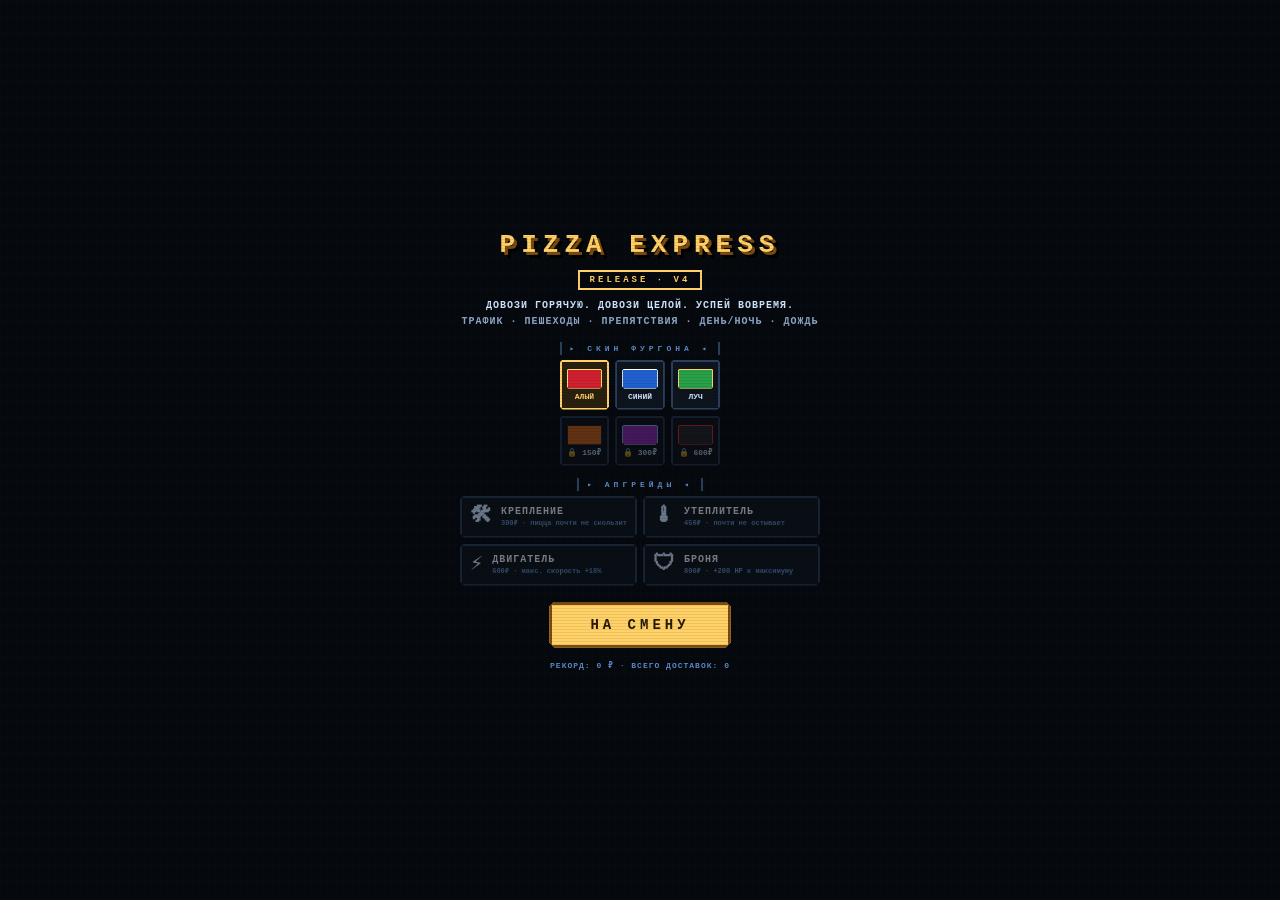
<file: game3.html>
<!DOCTYPE html>
<html lang="ru">
<head>
<meta charset="utf-8">
<meta name="viewport" content="width=device-width,initial-scale=1,maximum-scale=1,user-scalable=no,viewport-fit=cover">
<meta name="apple-mobile-web-app-capable" content="yes">
<meta name="theme-color" content="#0a0e14">
<title>PIZZA EXPRESS v3 — RELEASE</title>
<style>
*{margin:0;padding:0;box-sizing:border-box;}
html,body{width:100%;height:100%;overflow:hidden;background:#0a0e14;
 font-family:'Courier New','Consolas','Monaco',monospace;font-weight:bold;
 letter-spacing:.5px;text-transform:uppercase;color:#e8eef7;
 -webkit-user-select:none;user-select:none;-webkit-tap-highlight-color:transparent;
 touch-action:none;overscroll-behavior:none;}
#c{display:block;position:fixed;inset:0;width:100%;height:100%;
 image-rendering:pixelated;image-rendering:crisp-edges;will-change:transform;}
#ui{position:fixed;inset:0;pointer-events:none;z-index:10;}
#ui::before{content:'';position:absolute;inset:0;pointer-events:none;z-index:200;
 background:repeating-linear-gradient(0deg,rgba(0,0,0,.08) 0 1px,transparent 1px 3px);
 mix-blend-mode:multiply;}

.panel{background:#0d141d;border:2px solid #2a3f5c;padding:5px 9px;
 box-shadow:inset 0 0 0 1px #0a1018;
 clip-path:polygon(3px 0,calc(100% - 3px) 0,100% 3px,100% calc(100% - 3px),
  calc(100% - 3px) 100%,3px 100%,0 calc(100% - 3px),0 3px);}
.panel .lbl{font-size:8px;letter-spacing:2px;color:#5c8bc8;}
.panel .num{font-size:19px;font-weight:900;line-height:1;letter-spacing:0;color:#e8eef7;}

#topBar{position:absolute;left:0;right:0;top:0;padding:8px;
 display:grid;grid-template-columns:1fr auto 1fr;align-items:start;gap:8px;pointer-events:none;}
#moneyPanel{justify-self:start;min-width:100px;}
#moneyPanel .num{color:#ffd166;font-size:20px;}
#moneyPanel .num small{font-size:11px;color:#8a6a20;}
#centerTop{justify-self:center;display:flex;flex-direction:column;gap:4px;align-items:center;}
#pizzaPanel{background:#0d141d;border:2px solid #2a3f5c;padding:5px 12px;
 text-align:center;box-shadow:inset 0 0 0 1px #0a1018;
 clip-path:polygon(4px 0,calc(100% - 4px) 0,100% 4px,100% calc(100% - 4px),
  calc(100% - 4px) 100%,4px 100%,0 calc(100% - 4px),0 4px);}
#pizzaPanel .lbl{font-size:8px;letter-spacing:3px;color:#5c8bc8;margin-bottom:2px;}
#pizzaIcons{display:flex;gap:5px;justify-content:center;}
.pIcon{width:16px;height:16px;border:2px solid #8a5a20;background:#1a0f08;position:relative;
 clip-path:polygon(2px 0,calc(100% - 2px) 0,100% 2px,100% calc(100% - 2px),
  calc(100% - 2px) 100%,2px 100%,0 calc(100% - 2px),0 2px);}
.pIcon.full{background:#d4a04a;}
.pIcon.full::after{content:'';position:absolute;inset:3px;background:#f4c860;border:1px solid #8a5a20;}
.pIcon.full.dmg1{background:#8a6020;}
.pIcon.full.dmg1::after{background:#c08a30;border-color:#5a3a10;}
.pIcon.full.dmg2{background:#5a2010;}
.pIcon.full.dmg2::after{background:#8a3020;border-color:#3a1010;}
#orderBar{font-size:9px;letter-spacing:2px;color:#8fe4ff;
 background:rgba(10,14,20,.8);padding:3px 10px;border:1px solid #2a3f5c;display:none;
 clip-path:polygon(3px 0,calc(100% - 3px) 0,100% 3px,100% calc(100% - 3px),
  calc(100% - 3px) 100%,3px 100%,0 calc(100% - 3px),0 3px);}
#orderBar.on{display:block;}
#orderBar b{color:#ffd166;}
#orderBar.urgent{border-color:#ff5a5a;color:#ff9090;animation:pulse .6s infinite;}
@keyframes pulse{0%,100%{opacity:1;}50%{opacity:.5;}}
#hpPanel{justify-self:end;min-width:110px;text-align:right;}
#hpBarWrap{height:5px;background:#0a1018;border:1px solid #1a2a3f;margin-top:4px;overflow:hidden;}
#hpBar{height:100%;width:100%;background:#31d17a;transition:width .15s linear;}

#compassWrap{position:absolute;left:50%;top:96px;transform:translateX(-50%);
 width:42px;height:42px;display:flex;align-items:center;justify-content:center;pointer-events:none;}
#compassBg{position:absolute;inset:0;border-radius:50%;background:rgba(13,20,29,.75);
 border:2px solid #2a3f5c;box-shadow:0 3px 0 rgba(0,0,0,.4);}
#compassArrow{position:relative;font-size:20px;color:#31d17a;line-height:1;
 text-shadow:1px 1px 0 #000;transition:transform .08s linear;}
#compassDist{position:absolute;bottom:-14px;left:50%;transform:translateX(-50%);
 font-size:8px;color:#8fe4ff;letter-spacing:1px;white-space:nowrap;}

#miniWrap{position:absolute;right:8px;top:64px;
 background:rgba(13,20,29,.96);border:2px solid #2a3f5c;padding:0;
 border-radius:10px;overflow:hidden;pointer-events:none;
 box-shadow:0 0 0 2px rgba(0,0,0,.5),
            0 0 30px rgba(49,209,122,.25),
            0 6px 14px rgba(0,0,0,.65);}
#miniHeader{padding:3px 10px;
  background:linear-gradient(180deg,#1a2a3f,#0d141d);
  font-size:7px;letter-spacing:2px;color:#8fe4ff;
  text-align:center;border-bottom:1px solid #2a3f5c;
  text-shadow:0 0 6px rgba(143,228,255,.5);}
#miniHeader b{color:#ffd166;letter-spacing:0;
  text-shadow:0 0 8px rgba(255,209,102,.8);}
#mini{display:block;width:160px;height:160px;
  image-rendering:pixelated;image-rendering:crisp-edges;}

#sysBtns{position:absolute;right:8px;top:238px;display:flex;flex-direction:column;gap:5px;pointer-events:auto;}
.sysBtn{width:30px;height:30px;display:flex;align-items:center;justify-content:center;
 background:#131c28;border:2px solid #2a3f5c;color:#cfe4ff;font-size:12px;font-weight:900;
 font-family:inherit;box-shadow:0 3px 0 #05080d;cursor:pointer;padding:0;line-height:1;}
.sysBtn:active{transform:translate(0,2px);box-shadow:0 1px 0 #05080d;background:#1a2a3f;}

#speedo{position:absolute;left:8px;bottom:8px;background:#0d141d;border:2px solid #2a3f5c;
 padding:4px 9px;box-shadow:inset 0 0 0 1px #0a1018;
 clip-path:polygon(3px 0,calc(100% - 3px) 0,100% 3px,100% calc(100% - 3px),
  calc(100% - 3px) 100%,3px 100%,0 calc(100% - 3px),0 3px);}
#speedo .num{font-size:19px;font-weight:900;line-height:1;color:#8fe4ff;}
#speedo .num small{font-size:9px;color:#5c8bc8;}
#speedo.rev{border-color:#ff5a5a;}
#speedo.rev .num{color:#ff5a5a;}
#speedo.rev .num small{color:#ff9090;}

#comboTag{position:absolute;left:8px;bottom:64px;background:rgba(42,32,16,.9);
 border:2px solid #ffd166;color:#ffd166;padding:4px 10px;font-size:10px;letter-spacing:2px;
 display:none;
 clip-path:polygon(3px 0,calc(100% - 3px) 0,100% 3px,100% calc(100% - 3px),
  calc(100% - 3px) 100%,3px 100%,0 calc(100% - 3px),0 3px);}
#comboTag.on{display:block;}

#radio{position:absolute;left:50%;bottom:70px;transform:translateX(-50%);
 max-width:70vw;background:rgba(10,14,20,.82);border-left:3px solid #ffd166;
 border-right:3px solid #ffd166;padding:5px 12px;font-size:10px;letter-spacing:1px;
 color:#cfe4ff;opacity:0;transition:opacity .3s;text-align:center;
 clip-path:polygon(4px 0,calc(100% - 4px) 0,100% 4px,100% calc(100% - 4px),
  calc(100% - 4px) 100%,4px 100%,0 calc(100% - 4px),0 4px);}
#radio.on{opacity:1;}
#radio b{color:#ffd166;}

#msg{position:absolute;left:50%;top:34%;transform:translateX(-50%);
 font-size:19px;font-weight:900;letter-spacing:4px;color:#ffd166;
 text-shadow:3px 3px 0 #000,5px 5px 0 #000;opacity:0;transition:opacity .3s;
 white-space:nowrap;text-align:center;pointer-events:none;}
#msg.on{opacity:1;}

#hint{position:absolute;left:50%;bottom:110px;transform:translateX(-50%);
 font-size:10px;letter-spacing:2px;color:#ffd166;text-shadow:2px 2px 0 #000;
 opacity:0;transition:opacity .25s;white-space:nowrap;pointer-events:none;}
#hint.on{opacity:1;}

#tutorial{position:absolute;left:50%;top:50%;transform:translate(-50%,-50%);
 background:rgba(5,8,13,.92);border:2px solid #ffd166;padding:14px 22px;
 text-align:center;max-width:340px;display:none;pointer-events:none;
 clip-path:polygon(5px 0,calc(100% - 5px) 0,100% 5px,100% calc(100% - 5px),
  calc(100% - 5px) 100%,5px 100%,0 calc(100% - 5px),0 5px);z-index:150;}
#tutorial.on{display:block;}
#tutorial .h{font-size:13px;letter-spacing:3px;color:#ffd166;margin-bottom:6px;}
#tutorial .t{font-size:10px;line-height:1.7;color:#cfe4ff;letter-spacing:1px;}
#tutorial .t b{color:#8fe4ff;}

#joy{position:absolute;width:120px;height:120px;border:2px solid rgba(140,200,255,.35);
 background:rgba(10,20,35,.35);transform:translate(-50%,-50%);display:none;
 clip-path:polygon(10px 0,calc(100% - 10px) 0,100% 10px,100% calc(100% - 10px),
  calc(100% - 10px) 100%,10px 100%,0 calc(100% - 10px),0 10px);}
#knob{position:absolute;left:50%;top:50%;width:48px;height:48px;
 background:rgba(140,200,255,.42);border:2px solid rgba(180,220,255,.6);
 transform:translate(-50%,-50%);
 clip-path:polygon(6px 0,calc(100% - 6px) 0,100% 6px,100% calc(100% - 6px),
  calc(100% - 6px) 100%,6px 100%,0 calc(100% - 6px),0 6px);}

.pedal{position:absolute;pointer-events:auto;display:flex;align-items:center;justify-content:center;
 font-size:11px;font-weight:900;letter-spacing:1px;padding:4px;border:2px solid;
 transition:transform .05s;font-family:inherit;text-align:center;
 clip-path:polygon(6px 0,calc(100% - 6px) 0,100% 6px,100% calc(100% - 6px),
  calc(100% - 6px) 100%,6px 100%,0 calc(100% - 6px),0 6px);
 box-shadow:0 4px 0 rgba(0,0,0,.5);}
.pedal:active,.pedal.on{transform:translate(0,3px);box-shadow:0 1px 0 rgba(0,0,0,.5);}
#btnGas{right:8px;bottom:8px;width:88px;height:88px;background:#102a14;
 border-color:#2a8a3a;color:#b0ffc0;font-size:12px;letter-spacing:2px;}
#btnGas.on,#btnGas:active{background:#1e5a2a;}
#btnBrake{left:auto;right:104px;bottom:8px;width:88px;height:88px;background:#2a1014;
 border-color:#7a2a2a;color:#ffbaba;font-size:11px;}
#btnBrake.on,#btnBrake:active{background:#5a1a1e;}
#btnHand{right:8px;bottom:104px;width:88px;height:38px;background:#1a0a20;
 border-color:#6a2a8a;color:#d0b0ff;font-size:10px;letter-spacing:2px;}
#btnHand.on,#btnHand:active{background:#3a1a4a;}
#btnHorn{right:104px;bottom:104px;width:88px;height:38px;background:#2a2010;
 border-color:#8a6a20;color:#ffe4a0;font-size:10px;letter-spacing:2px;}
#btnHorn.on,#btnHorn:active{background:#5a4515;}

.overlay{position:absolute;inset:0;display:flex;flex-direction:column;align-items:center;
 justify-content:center;gap:8px;text-align:center;background:#05080d;pointer-events:auto;
 padding:16px;overflow-y:auto;
 background-image:linear-gradient(rgba(30,60,100,.05) 1px,transparent 1px),
  linear-gradient(90deg,rgba(30,60,100,.05) 1px,transparent 1px);
 background-size:16px 16px,16px 16px;}
.overlay h1{font-size:26px;letter-spacing:6px;color:#ffd166;
 text-shadow:3px 3px 0 #7a4a10,6px 6px 0 #000;padding:2px 0;}
.overlay h2{font-size:19px;letter-spacing:4px;color:#ff5a5a;text-shadow:3px 3px 0 #000;}
.overlay p{font-size:10px;line-height:1.6;color:#8fa9c9;max-width:440px;letter-spacing:1px;}
.overlay .tag{display:inline-block;padding:3px 10px;border:2px solid #ffd166;color:#ffd166;
 font-size:9px;letter-spacing:3px;text-shadow:1px 1px 0 #000;}

.menuSection{display:flex;flex-direction:column;gap:5px;align-items:center;margin-top:4px;}
.menuLabel{font-size:8px;letter-spacing:4px;color:#5c8bc8;padding:2px 8px;
 border-left:2px solid #2a3f5c;border-right:2px solid #2a3f5c;}

.skinGrid{display:grid;grid-template-columns:repeat(3,1fr);gap:6px;max-width:340px;width:100%;}
.skinBtn{pointer-events:auto;padding:7px 5px;cursor:pointer;background:#0d141d;
 border:2px solid #2a3f5c;color:#cfe4ff;font-family:inherit;font-size:8px;font-weight:900;
 text-align:center;
 clip-path:polygon(3px 0,calc(100% - 3px) 0,100% 3px,100% calc(100% - 3px),
  calc(100% - 3px) 100%,3px 100%,0 calc(100% - 3px),0 3px);
 box-shadow:0 3px 0 #05080d;transition:transform .05s;}
.skinSwatch{width:100%;height:20px;margin:0 auto 3px;border:1px solid #000;
 clip-path:polygon(2px 0,calc(100% - 2px) 0,100% 2px,100% calc(100% - 2px),
  calc(100% - 2px) 100%,2px 100%,0 calc(100% - 2px),0 2px);}
.skinBtn.on{background:#2a2010;border-color:#ffd166;color:#ffd166;}
.skinBtn.locked{opacity:.4;cursor:not-allowed;}
.skinBtn:active{transform:translate(0,2px);box-shadow:0 1px 0 #05080d;}

.upGrid{display:grid;grid-template-columns:repeat(2,1fr);gap:6px;max-width:440px;width:100%;}
.upBtn{pointer-events:auto;padding:8px 8px;cursor:pointer;background:#0d141d;
 border:2px solid #2a3f5c;color:#cfe4ff;font-family:inherit;font-size:9px;font-weight:900;
 text-align:left;letter-spacing:1px;
 clip-path:polygon(4px 0,calc(100% - 4px) 0,100% 4px,100% calc(100% - 4px),
  calc(100% - 4px) 100%,4px 100%,0 calc(100% - 4px),0 4px);
 box-shadow:0 3px 0 #05080d;transition:transform .05s;display:flex;gap:8px;align-items:center;}
.upBtn .ico{font-size:22px;line-height:1;flex-shrink:0;}
.upBtn b{display:block;font-size:10px;color:#e8eef7;margin-bottom:1px;letter-spacing:1px;}
.upBtn small{color:#5c8bc8;font-size:7px;letter-spacing:0;text-transform:none;line-height:1.2;}
.upBtn.on{background:#2a2010;border-color:#ffd166;}
.upBtn.on b{color:#ffd166;}
.upBtn.owned{background:#102a14;border-color:#2a8a3a;}
.upBtn.owned b{color:#b0ffc0;}
.upBtn.poor{opacity:.5;}
.upBtn:active{transform:translate(0,2px);box-shadow:0 1px 0 #05080d;}

.play{pointer-events:auto;margin-top:8px;padding:12px 38px;background:#ffd166;
 border:3px solid #7a4a10;color:#241a05;font-family:inherit;font-size:14px;font-weight:900;
 letter-spacing:4px;
 clip-path:polygon(5px 0,calc(100% - 5px) 0,100% 5px,100% calc(100% - 5px),
  calc(100% - 5px) 100%,5px 100%,0 calc(100% - 5px),0 5px);
 box-shadow:0 5px 0 #7a4a10;transition:transform .05s,box-shadow .05s;cursor:pointer;}
.play:active{transform:translate(0,3px);box-shadow:0 2px 0 #7a4a10;background:#ffdd80;}

.menuBtn{pointer-events:auto;padding:11px 32px;background:#0d141d;border:3px solid #2a3f5c;
 color:#cfe4ff;font-family:inherit;font-size:12px;font-weight:900;letter-spacing:3px;
 clip-path:polygon(4px 0,calc(100% - 4px) 0,100% 4px,100% calc(100% - 4px),
  calc(100% - 4px) 100%,4px 100%,0 calc(100% - 4px),0 4px);
 box-shadow:0 4px 0 #05080d;transition:transform .05s,box-shadow .05s;cursor:pointer;
 min-width:230px;}
.menuBtn:active{transform:translate(0,3px);box-shadow:0 1px 0 #05080d;}
.menuBtn.primary{background:#ffd166;border-color:#7a4a10;color:#241a05;box-shadow:0 4px 0 #7a4a10;}
.menuBtn.danger{background:#2a1014;border-color:#7a2a2a;color:#ffbaba;}

#pause,#finish{display:none;}
.pauseBtns{display:flex;flex-direction:column;gap:8px;margin-top:12px;align-items:center;}
.resultRow{font-size:11px;color:#cfe4ff;letter-spacing:2px;display:flex;gap:14px;
 justify-content:center;align-items:baseline;}
.resultRow b{color:#ffd166;font-size:20px;letter-spacing:0;}
#results{display:flex;flex-direction:column;gap:2px;margin:6px 0;
 max-width:380px;width:100%;}
.resLine{display:flex;justify-content:space-between;font-size:10px;color:#8fa9c9;
 letter-spacing:1px;padding:3px 8px;border-bottom:1px solid #1a2a3f;}
.resLine.me{color:#ffd166;background:#2a201055;}
.resLine .k{text-align:left;}
.resLine .v{color:#8fe4ff;}

@media (orientation:landscape) and (max-height:520px){
 #topBar{padding:4px;}
 .panel{padding:3px 6px;}
 .panel .num{font-size:15px;}
 #moneyPanel .num{font-size:16px;}
 #miniWrap{top:52px;} #mini{width:120px;height:120px;}
 #miniHeader{font-size:6px;padding:2px 6px;}
 #sysBtns{top:198px;} .sysBtn{width:26px;height:26px;font-size:11px;}
 #compassWrap{top:70px;width:34px;height:34px;} #compassArrow{font-size:16px;}
 #btnGas{width:70px;height:70px;} #btnBrake{width:70px;height:70px;right:84px;}
 #btnHand{width:70px;height:32px;bottom:84px;} #btnHorn{width:70px;height:32px;right:84px;bottom:84px;}
 #radio{bottom:60px;font-size:9px;padding:3px 8px;}
 #comboTag{bottom:56px;}
}
</style>
</head>
<body>

<canvas id="c"></canvas>

<div id="ui">
  <div id="msg"></div>
  <div id="hint"></div>

  <div id="tutorial">
    <div class="h">БЫСТРЫЙ СТАРТ</div>
    <div class="t" id="tutorialText"></div>
  </div>

  <div id="topBar">
    <div class="panel" id="moneyPanel">
      <div class="lbl">ЗАРАБОТАНО</div>
      <div class="num"><span id="moneyVal">0</span><small> ₽</small></div>
    </div>

    <div id="centerTop">
      <div id="pizzaPanel">
        <div class="lbl">ПИЦЦЫ</div>
        <div id="pizzaIcons"></div>
        <div id="tempBarWrap" style="margin-top:5px;height:4px;background:#0a1018;border:1px solid #1a2a3f;overflow:hidden;">
          <div id="tempBar" style="height:100%;width:100%;background:linear-gradient(90deg,#ff6a20,#ffd166);transition:width .2s;"></div>
        </div>
        <div id="tempLbl" style="font-size:7px;letter-spacing:2px;color:#5c8bc8;margin-top:3px;">ГОРЯЧАЯ · 100%</div>
      </div>
      <div id="orderBar">ЗАКАЗ: <b id="orderName">ПЕППЕРОНИ</b> · <span id="orderTimer">270</span>с</div>
    </div>

    <div class="panel" id="hpPanel">
      <div class="lbl">КУЗОВ</div>
      <div class="num" id="hpVal">100%</div>
      <div id="hpBarWrap"><div id="hpBar"></div></div>
    </div>
  </div>

  <div id="compassWrap">
    <div id="compassBg"></div>
    <div id="compassArrow">▲</div>
    <div id="compassDist">0м</div>
  </div>

  <div id="miniWrap">
    <div id="miniHeader">НАВИГАТОР · <b id="miniDist">—</b></div>
    <canvas id="mini" width="160" height="160"></canvas>
  </div>

  <div id="sysBtns">
    <button class="sysBtn" id="btnFullscreen" title="Полный экран">⛶</button>
    <button class="sysBtn" id="btnPause" title="Пауза">⏸</button>
  </div>

  <div id="speedo">
    <div class="num"><span id="spdVal">0</span><small> КМ/Ч</small></div>
  </div>
  <div id="comboTag">КОМБО ×<span id="comboVal">1.5</span></div>

  <div id="radio"></div>
  <div id="joy"><div id="knob"></div></div>

  <div class="pedal" id="btnGas">ГАЗ</div>
  <div class="pedal" id="btnBrake">ТОРМОЗ<span style="display:block;font-size:7px;opacity:.7;letter-spacing:1px">держ. → R</span></div>
  <div class="pedal" id="btnHand">РУЧНИК</div>
  <div class="pedal" id="btnHorn">БИ-БИП</div>

  <div class="overlay" id="start">
    <h1>PIZZA EXPRESS</h1>
    <div class="tag">RELEASE · v4</div>
    <p>
      <b style="color:#cfe4ff">Довози горячую. Довози целой. Успей вовремя.</b><br>
      Трафик · пешеходы · препятствия · день/ночь · дождь
    </p>

    <div class="menuSection">
      <div class="menuLabel">▸ СКИН ФУРГОНА ◂</div>
      <div class="skinGrid" id="skinSelect"></div>
    </div>

    <div class="menuSection">
      <div class="menuLabel">▸ АПГРЕЙДЫ ◂</div>
      <div class="upGrid" id="upSelect"></div>
    </div>

    <button class="play" id="btnStart">НА СМЕНУ</button>
    <p style="font-size:8px;color:#5c8bc8;margin-top:4px">
      РЕКОРД: <span id="bestMoneyLbl">0</span> ₽ · ВСЕГО ДОСТАВОК: <span id="totalDeliveredLbl">0</span>
    </p>
  </div>

  <div class="overlay" id="pause">
    <h2 style="color:#ffd166;text-shadow:3px 3px 0 #7a4a10,6px 6px 0 #000">ПАУЗА</h2>
    <div class="pauseBtns">
      <button class="menuBtn primary" id="btnResume">ПРОДОЛЖИТЬ</button>
      <button class="menuBtn" id="btnRestart">ЗАНОВО</button>
      <button class="menuBtn danger" id="btnMainMenu">ГЛАВНОЕ МЕНЮ</button>
    </div>
  </div>

  <div class="overlay" id="finish">
    <h2 id="finishTitle" style="color:#ffd166;text-shadow:3px 3px 0 #7a4a10,6px 6px 0 #000">СМЕНА ОКОНЧЕНА</h2>
    <div class="resultRow"><span>ЗАРАБОТАНО</span><b id="finishMoney">0 ₽</b></div>
    <div class="resultRow"><span>ДОСТАВЛЕНО</span><b id="finishCount">0</b></div>
    <div id="results"></div>
    <button class="play" id="btnRaceAgain">ЕЩЁ СМЕНУ</button>
    <button class="menuBtn" id="btnFinishMenu" style="margin-top:4px">ГЛАВНОЕ МЕНЮ</button>
  </div>
</div>

<script>
'use strict';
/* ==========================================================
   PIZZA EXPRESS — RELEASE v4
   All bugs fixed: audio leak, gradient spam, GC pressure,
   pedestrian anim, spawn crash, hypot→sqrt, tire tracks,
   combo DOM writes, endShift guard, skin duplicate logic.
   ========================================================== */
const $ = id => document.getElementById(id);
const canvas = $('c');
const ctx = canvas.getContext('2d', { alpha: false });
const miniCanvas = $('mini');
const miniCtx = miniCanvas.getContext('2d');

/* ========== КАРТА ========== */
const M_ROAD = 0, M_LINE_V = 1, M_LINE_H = 2, M_SIDEWALK = 3, M_BUILDING = 4;
const MAP_W = 24, MAP_H = 24;
const MAP = new Uint8Array(MAP_W * MAP_H);

/* ========== КОНСТАНТЫ ========== */
const TS = 64, TM = 63;
const FOV_BASE = Math.PI / 3;
let PLANE_L = Math.tan(FOV_BASE / 2);
const MAX_DIST = 22;
const CAR_R = 0.42;
const CAM_DIST = 3.8, CAM_LOOKAHEAD = 2.6;
const SESSION_LIMIT = 600;
const ORDER_TIME = 270;
const MAX_HP = 300;
const MAX_TIRE_TRACKS = 60;
const MAX_FALLING = 30;

const BASE_PHYS = {
  maxSpeed: 7.6,
  maxReverse: 5.0,
  accel: 7.6,
  reverseAccel: 6.0,
  brakeForce: 16.0,
  dragLong: 0.58,
  dragLat: 0.0016,
  steerRate: 2.35,
  turnSpeedRef: 2.0,
  handbrakeLat: 0.06,
  handbrakeLong: 0.55,
};

/* ========== АПГРЕЙДЫ ========== */
const UPGRADES = [
  { id:'grip',    name:'КРЕПЛЕНИЕ', ico:'🛠', cost:300, desc:'пицца почти не скользит' },
  { id:'thermo',  name:'УТЕПЛИТЕЛЬ', ico:'🌡', cost:450, desc:'почти не остывает' },
  { id:'engine',  name:'ДВИГАТЕЛЬ', ico:'⚡', cost:600, desc:'макс. скорость +18%' },
  { id:'armor',   name:'БРОНЯ',      ico:'🛡', cost:800, desc:'+200 HP к максимуму' },
];

let upgrades = {};
let bestMoney = 0;
let totalDelivered = 0;

try {
  upgrades = JSON.parse(localStorage.getItem('pizzaExpress_upgrades') || '{}');
  bestMoney = parseFloat(localStorage.getItem('pizzaExpress_best') || '0');
  totalDelivered = parseInt(localStorage.getItem('pizzaExpress_total') || '0', 10);
} catch(e) {}

/* ========== СКИНЫ ========== */
const SKINS = [
  { id:'red',    name:'АЛЫЙ',   body:'#d02030', body2:'#8a1018', stripe:'#ffe066', box:'#d4a04a', cost:0 },
  { id:'blue',   name:'СИНИЙ',  body:'#2060d0', body2:'#123a80', stripe:'#ffffff', box:'#d4a04a', cost:0 },
  { id:'green',  name:'ЛУЧ',    body:'#28a048', body2:'#146028', stripe:'#ffd166', box:'#d4a04a', cost:0 },
  { id:'orange', name:'ПЛАМЯ',  body:'#e87020', body2:'#a04008', stripe:'#222222', box:'#e8b060', cost:150 },
  { id:'purple', name:'НЕОН',   body:'#a030d0', body2:'#601880', stripe:'#8fe4ff', box:'#d4a04a', cost:300 },
  { id:'carbon', name:'КАРБОН', body:'#2a2a2e', body2:'#0e0e12', stripe:'#ff3030', box:'#c89448', cost:600 },
];
let selectedSkin = 0;
let unlockedSkins = [true,true,true,false,false,false];
try {
  unlockedSkins = JSON.parse(localStorage.getItem('pizzaExpress_unlocked') || '[true,true,true,false,false,false]');
} catch(e) {}
SKINS.forEach((s,i) => s.unlocked = !!unlockedSkins[i]);

/* ========== ТИПЫ ПИЦЦ ========== */
const PIZZA_TYPES = [
  { id:'pepperoni', name:'ПЕППЕРОНИ', color:'#d02030', base:60, decayMul:1.0, colorBox:'#d4a04a' },
  { id:'margherita',name:'МАРГАРИТА', color:'#f4d040', base:50, decayMul:1.1, colorBox:'#c89040' },
  { id:'meat',      name:'МЯСНАЯ',    color:'#8a3010', base:80, decayMul:0.9, colorBox:'#a06828' },
  { id:'bbq',       name:'BBQ',       color:'#3a1a08', base:100,decayMul:0.8, colorBox:'#7a4820' },
];

/* ========== ПРЕ-РЕНДЕР СПРАЙТОВ (главный фикс лагов) ========== */
function makeGlowSprite(r,g,b,size){
  const c = document.createElement('canvas');
  c.width = c.height = size*2;
  const x = c.getContext('2d');
  const grad = x.createRadialGradient(size,size,0,size,size,size);
  grad.addColorStop(0,    'rgba('+r+','+g+','+b+',0.9)');
  grad.addColorStop(0.4,  'rgba('+r+','+g+','+b+',0.30)');
  grad.addColorStop(1,    'rgba('+r+','+g+','+b+',0)');
  x.fillStyle = grad;
  x.fillRect(0,0,size*2,size*2);
  return c;
}
const GLOW_YELLOW_BIG = makeGlowSprite(255,220,100, 64);   // для 3D пиццерии
const GLOW_GREEN_BIG  = makeGlowSprite(92,224,160, 64);    // для 3D дома
const GLOW_YELLOW_MAP = makeGlowSprite(255,220,100, 40);   // для миникарты
const GLOW_GREEN_MAP  = makeGlowSprite(92,224,160, 40);    // для миникарты

// Луч над домом — линейный градиент, кэшируется
const BEAM_SPRITE = (()=>{
  const c = document.createElement('canvas');
  c.width = 16; c.height = 64;
  const x = c.getContext('2d');
  const grad = x.createLinearGradient(0,0,0,64);
  grad.addColorStop(0, 'rgba(92,224,160,0)');
  grad.addColorStop(1, 'rgba(92,224,160,0.35)');
  x.fillStyle = grad;
  x.fillRect(0,0,16,64);
  return c;
})();

// Пар над пиццей
const STEAM_SPRITE = (()=>{
  const c = document.createElement('canvas');
  c.width = 16; c.height = 48;
  const x = c.getContext('2d');
  const grad = x.createLinearGradient(0,0,0,48);
  grad.addColorStop(0, 'rgba(255,255,255,0)');
  grad.addColorStop(1, 'rgba(255,255,255,0.8)');
  x.fillStyle = grad;
  x.fillRect(0,0,16,48);
  return c;
})();

/* ========== КЭШ МИНИ-КАРТЫ ========== */
const mapCache = document.createElement('canvas');
mapCache.width = MAP_W * 8;
mapCache.height = MAP_H * 8;
const mapCacheCtx = mapCache.getContext('2d');

function rebuildMapCache(){
  mapCacheCtx.fillStyle = '#232838';           // дорога
  mapCacheCtx.fillRect(0,0,mapCache.width,mapCache.height);
  for(let y=0;y<MAP_H;y++){
    for(let x=0;x<MAP_W;x++){
      const v = MAP[y*MAP_W+x];
      let col = null;
      if(v === M_BUILDING) col = '#2c2f3e';
      else if(v === M_SIDEWALK) col = '#4a4a5e';
      else if(v === M_LINE_V || v === M_LINE_H) col = '#414770';
      if(col){
        mapCacheCtx.fillStyle = col;
        mapCacheCtx.fillRect(x*8, y*8, 8, 8);
      }
    }
  }
}

/* ========== ТЕКСТУРЫ ========== */
function makeTex(fn){
  const t = new Uint8Array(TS*TS*3);
  for(let y=0;y<TS;y++)for(let x=0;x<TS;x++){
    const i=(y*TS+x)*3,c=fn(x,y);
    t[i]  =Math.max(0,Math.min(255,c[0]|0));
    t[i+1]=Math.max(0,Math.min(255,c[1]|0));
    t[i+2]=Math.max(0,Math.min(255,c[2]|0));
  }
  return t;
}
const TEX_ROAD = makeTex((x,y)=>{
  const n=(Math.random()*14)|0; let v=46+n;
  let r=v-3,g=v,b=v+5;
  if(y%22<1){r-=14;g-=14;b-=12;}
  if((x*5+y)%47===0&&y%3!==0){r-=18;g-=18;b-=16;}
  const px=(x/16)|0,py=(y/16)|0;
  if((px*3+py*7)%5===0){r-=7;g-=7;b-=6;}
  if((x*11+y*7)%89===0){r+=30;g+=30;b+=28;}
  return [r,g,b];
});
const TEX_LINE_V = makeTex((x,y)=>{
  const inBand = x>=28 && x<=36;
  const isDash = (y%64)<40;
  if(inBand && isDash) return [240,200,40];
  const n=(Math.random()*14)|0;
  return [44+n,46+n,52+n];
});
const TEX_LINE_H = makeTex((x,y)=>{
  const inBand = y>=28 && y<=36;
  const isDash = (x%64)<40;
  if(inBand && isDash) return [240,200,40];
  const n=(Math.random()*14)|0;
  return [44+n,46+n,52+n];
});
const TEX_SIDEWALK = makeTex((x,y)=>{
  const n=(Math.random()*10)|0;
  let v=138+n;
  if(x%16<1||y%16<1) v-=26;
  if(((x/16|0)+(y/16|0))%2===0) v+=6;
  if((x*3+y*5)%41===0) v-=10;
  return [v,v-4,v-10];
});
const TEX_BUILDING = makeTex((x,y)=>{
  const n=(Math.random()*12)|0;
  const by=(y/16)|0,off=(by&1)?16:0;
  const bx=((x+off)/32)|0;
  const isM=(y%16<2)||(((x+off)%32)<2);
  let r=118+n,g=108+n,b=96+n;
  if(isM){r-=28;g-=28;b-=26;}
  else{const v=((bx*5+by*3)%4)*4-6;r+=v;g+=v;b+=v;}
  if(x%24>5&&x%24<18&&y%24>5&&y%24<15){
    r=32+n*.6;g=42+n*.6;b=56+n*.6;
    if(Math.random()<.12){r=240;g=220;b=140;}
  }
  return [r,g,b];
});
const WALL_TEX = { [M_BUILDING]:TEX_BUILDING };
const FLOOR_TEX = {
  [M_ROAD]:TEX_ROAD, [M_LINE_V]:TEX_LINE_V, [M_LINE_H]:TEX_LINE_H,
  [M_SIDEWALK]:TEX_SIDEWALK, [M_BUILDING]:TEX_ROAD,
};

/* ========== ГОРОД ========== */
function buildCity(){
  for(let y=0;y<MAP_H;y++)for(let x=0;x<MAP_W;x++){
    const i=y*MAP_W+x;
    if(x===0||y===0||x===MAP_W-1||y===MAP_H-1){ MAP[i]=M_BUILDING; continue; }
    const bx=(x-1)%8, by=(y-1)%8;
    if(bx<3 && by<3) MAP[i]=M_ROAD;
    else if(bx===1 && by<3) MAP[i]=M_LINE_V;
    else if(by===1 && bx<3) MAP[i]=M_LINE_H;
    else if(bx<3 || by<3) MAP[i]=M_SIDEWALK;
    else MAP[i]=M_BUILDING;
  }
}
function isWallAt(x,y){
  const ix=x|0,iy=y|0;
  if(ix<0||iy<0||ix>=MAP_W||iy>=MAP_H) return true;
  return MAP[iy*MAP_W+ix]===M_BUILDING;
}
function isWallCircleAt(x,y,r){
  return isWallAt(x-r,y-r)||isWallAt(x+r,y-r)||
         isWallAt(x-r,y+r)||isWallAt(x+r,y+r)||
         isWallAt(x-r,y)||isWallAt(x+r,y)||
         isWallAt(x,y-r)||isWallAt(x,y+r);
}
function surfaceAt(x,y){
  const ix=x|0,iy=y|0;
  if(ix<0||iy<0||ix>=MAP_W||iy>=MAP_H) return M_ROAD;
  return MAP[iy*MAP_W+ix];
}
function isOnRoad(x,y){ return surfaceAt(x,y)<=M_LINE_H; }
function isOnSidewalk(x,y){ return surfaceAt(x,y)===M_SIDEWALK; }

/* ========== СПРАЙТЫ ========== */
const SPR_W=44, SPR_H=34;
function makeCarSprite(skin){
  const c=document.createElement('canvas');c.width=SPR_W;c.height=SPR_H;
  const g=c.getContext('2d');g.imageSmoothingEnabled=false;
  g.fillStyle='rgba(0,0,0,.55)';g.beginPath();
  g.ellipse(SPR_W/2,SPR_H-2,SPR_W*.44,3.6,0,0,Math.PI*2);g.fill();
  g.fillStyle='#0a0a0c';g.fillRect(2,20,8,12);g.fillRect(SPR_W-10,20,8,12);
  g.fillStyle='#2a2a2e';g.fillRect(3,22,6,6);g.fillRect(SPR_W-9,22,6,6);
  g.fillStyle=skin.body;g.fillRect(4,11,SPR_W-8,17);
  g.fillStyle=skin.body2;g.fillRect(10,2,SPR_W-20,13);
  g.fillStyle='#1a2430';g.fillRect(12,5,SPR_W-24,9);
  g.fillStyle='rgba(255,255,255,.30)';g.fillRect(13,6,SPR_W-26,2);
  g.fillStyle='rgba(255,255,255,.15)';g.fillRect(13,9,SPR_W-26,1);
  g.fillStyle=skin.stripe;g.fillRect(SPR_W/2-3,3,6,SPR_H-13);
  g.fillStyle='#1a1a1e';g.fillRect(6,1,SPR_W-12,2);
  g.fillStyle='#3a3a40';g.fillRect(6,1,SPR_W-12,1);
  g.fillStyle='#ff3030';g.fillRect(6,22,6,3);g.fillRect(SPR_W-12,22,6,3);
  g.fillStyle='#ffb0b0';g.fillRect(7,22,4,1);g.fillRect(SPR_W-11,22,4,1);
  g.fillStyle='#18181c';g.fillRect(4,28,SPR_W-8,4);
  g.fillStyle='#3a3a40';g.fillRect(4,28,SPR_W-8,1);
  g.fillStyle=skin.stripe;
  g.fillRect(SPR_W/2-8,15,3,3);g.fillRect(SPR_W/2-4,15,3,3);
  g.fillRect(SPR_W/2,15,3,3);g.fillRect(SPR_W/2+4,15,3,3);
  return c;
}
const SPRITE_CACHE = SKINS.map(makeCarSprite);

function makePizzaBoxSprite(type){
  const c=document.createElement('canvas');c.width=26;c.height=16;
  const g=c.getContext('2d');g.imageSmoothingEnabled=false;
  g.fillStyle='#8a5a28';g.fillRect(0,0,26,16);
  g.fillStyle=type.colorBox;g.fillRect(0,1,26,14);
  g.fillStyle='rgba(0,0,0,.18)';
  for(let x=2;x<26;x+=4) g.fillRect(x,1,1,14);
  g.fillStyle='rgba(255,255,255,.12)';g.fillRect(1,1,24,3);
  g.fillStyle='#5a3a18';g.fillRect(0,13,26,3);
  g.fillStyle='#f4dc9a';g.fillRect(4,3,18,10);
  g.fillStyle='#8a4a18';
  g.fillRect(4,3,18,1);g.fillRect(4,12,18,1);
  g.fillRect(4,3,1,10);g.fillRect(21,3,1,10);
  g.fillStyle=type.color;
  for(let i=0;i<6;i++){ const w=6-i; g.fillRect(13-w,5+i,w*2,1); }
  g.fillStyle='#8a1818';g.fillRect(11,7,2,2);g.fillRect(15,8,2,2);g.fillRect(13,10,2,2);
  return c;
}
const PIZZA_BOX_CACHE = PIZZA_TYPES.map(makePizzaBoxSprite);

function makePizzaBoxDamagedSprite(type){
  const base=makePizzaBoxSprite(type);
  const c=document.createElement('canvas');c.width=26;c.height=16;
  const g=c.getContext('2d');g.imageSmoothingEnabled=false;
  g.drawImage(base,0,0);
  g.fillStyle='#3a2410';g.beginPath();
  g.moveTo(0,0);g.lineTo(6,0);g.lineTo(0,6);g.closePath();g.fill();
  g.fillStyle='#8a5a28';g.fillRect(1,1,4,4);
  g.fillStyle='rgba(80,40,20,.55)';
  g.beginPath();g.ellipse(17,10,4,2.5,0,0,Math.PI*2);g.fill();
  g.fillStyle='rgba(0,0,0,.35)';g.fillRect(22,3,3,8);
  return c;
}
const PIZZA_BOX_DAMAGED_CACHE = PIZZA_TYPES.map(makePizzaBoxDamagedSprite);

function makePedestrianSprite(tone){
  const c=document.createElement('canvas');c.width=16;c.height=32;
  const g=c.getContext('2d');g.imageSmoothingEnabled=false;
  g.fillStyle='rgba(0,0,0,.4)';g.fillRect(4,30,8,1);
  g.fillStyle=tone.pants;g.fillRect(4,20,3,9);g.fillRect(9,20,3,9);
  g.fillStyle='#1a1a1a';g.fillRect(3,29,4,2);g.fillRect(9,29,4,2);
  g.fillStyle=tone.shirt;g.fillRect(3,10,10,11);
  g.fillStyle=tone.shirtDark;g.fillRect(3,20,10,1);
  g.fillStyle=tone.skin;g.fillRect(5,2,6,8);
  g.fillStyle='#101418';g.fillRect(6,4,1,1);g.fillRect(9,4,1,1);
  g.fillStyle=tone.hair;g.fillRect(4,1,8,2);
  g.fillStyle=tone.skin;g.fillRect(2,12,2,6);g.fillRect(12,12,2,6);
  return c;
}
const PED_TONES = [
  { skin:'#d4a070', hair:'#2a1a08', shirt:'#c04040', shirtDark:'#7a2020', pants:'#2a3a5a' },
  { skin:'#e8b880', hair:'#5a3a1a', shirt:'#40a0c0', shirtDark:'#20607a', pants:'#3a2a1a' },
  { skin:'#b88050', hair:'#1a1a1a', shirt:'#e0b040', shirtDark:'#8a6010', pants:'#2a2a2a' },
  { skin:'#f0c890', hair:'#c0a060', shirt:'#a060c0', shirtDark:'#602a80', pants:'#4a4a4a' },
];
const PED_SPRITES = PED_TONES.map(makePedestrianSprite);

function makeArrowSprite(){
  const c=document.createElement('canvas');c.width=24;c.height=32;
  const g=c.getContext('2d');g.imageSmoothingEnabled=false;
  g.fillStyle='#0a0a0a';g.fillRect(10,10,4,20);
  g.fillStyle='#31d17a';g.fillRect(11,11,2,18);
  for(let y=0;y<12;y++){
    const w=12-y;
    g.fillStyle='#0a0a0a';g.fillRect(12-w-1,y+1,w*2+2,1);
    g.fillStyle='#31d17a';g.fillRect(12-w,y+2,w*2,1);
  }
  return c;
}
const SPRITE_ARROW = makeArrowSprite();

function makePizzeriaSprite(){
  const c=document.createElement('canvas');c.width=40;c.height=48;
  const g=c.getContext('2d');g.imageSmoothingEnabled=false;
  g.fillStyle='#1a1a1e';g.fillRect(4,12,32,36);
  g.fillStyle='#8a1818';g.fillRect(6,14,28,34);
  for(let i=0;i<7;i++){
    g.fillStyle=i%2?'#ffe066':'#8a1818';
    g.fillRect(4+i*5,6,5,8);
  }
  g.fillStyle='#ffd166';g.fillRect(10,18,20,12);
  g.fillStyle='#8a1818';
  g.fillRect(12,22,3,3);g.fillRect(17,22,3,3);g.fillRect(22,22,3,3);
  g.fillStyle='#3a1a08';g.fillRect(15,34,10,14);
  return c;
}
const SPRITE_PIZZERIA = makePizzeriaSprite();

function makeTreeSprite(){
  const c=document.createElement('canvas');c.width=32;c.height=48;
  const g=c.getContext('2d');g.imageSmoothingEnabled=false;
  g.fillStyle='#3a2414';g.fillRect(14,32,4,16);
  g.fillStyle='#153a18';g.beginPath();g.arc(16,20,13,0,Math.PI*2);g.fill();
  g.fillStyle='#1e5424';g.beginPath();g.arc(15,18,10,0,Math.PI*2);g.fill();
  g.fillStyle='#2a7030';g.beginPath();g.arc(13,15,7,0,Math.PI*2);g.fill();
  g.fillStyle='#3a8c3c';g.beginPath();g.arc(12,12,4,0,Math.PI*2);g.fill();
  g.fillStyle='#54a84e';g.beginPath();g.arc(11,10,2,0,Math.PI*2);g.fill();
  return c;
}
const SPRITE_TREE = makeTreeSprite();

/* ========== РЕНДЕРЕР ========== */
let W=400,H=240;
let zbuf=new Float32Array(1), horizon=0;
let frameBuffer=null,frameData=null,buf32=null;
let skyRow=null;
let headlightSprite=null;
let vignetteSprite=null;

const FOG_LEN=(MAX_DIST*64+1)|0;
const FOG = new Uint8Array(FOG_LEN);
for(let i=0;i<FOG_LEN;i++){
  const d=i/64;
  const br=Math.max(0,1-d/MAX_DIST);
  FOG[i]=(br*br*255)|0;
}

function buildStaticOverlays(){
  // Headlight
  headlightSprite = document.createElement('canvas');
  headlightSprite.width = W;
  headlightSprite.height = H;
  const hg = headlightSprite.getContext('2d');
  const hgrad = hg.createRadialGradient(W/2, H*.6, 0, W/2, H*.6, W*.9);
  hgrad.addColorStop(0, 'rgba(255,240,180,.15)');
  hgrad.addColorStop(1, 'rgba(255,240,180,0)');
  hg.fillStyle = hgrad;
  hg.fillRect(0, H*.4, W, H*.6);

  // Speed vignette
  vignetteSprite = document.createElement('canvas');
  vignetteSprite.width = W;
  vignetteSprite.height = H;
  const vg = vignetteSprite.getContext('2d');
  const vgrad = vg.createRadialGradient(W/2,H/2,Math.min(W,H)*.25,W/2,H/2,Math.max(W,H)*.65);
  vgrad.addColorStop(0,'rgba(255,255,255,0)');
  vgrad.addColorStop(1,'rgba(255,200,120,1)');
  vg.fillStyle = vgrad;
  vg.fillRect(0,0,W,H);
}

function resize(){
  const vw=window.innerWidth,vh=window.innerHeight;
  W=Math.min(480,Math.max(220,Math.round(vw*.85)));
  H=Math.round(W*vh/vw);
  if(H>400){H=400;W=Math.round(H*vw/vh);}
  canvas.width=W;canvas.height=H;
  canvas.style.width=vw+'px';canvas.style.height=vh+'px';
  zbuf=new Float32Array(W);
  frameBuffer=ctx.createImageData(W,H);
  frameData=frameBuffer.data;
  buf32=new Uint32Array(frameData.buffer);
  ctx.imageSmoothingEnabled=false;

  skyRow=new Uint32Array(H);
  const top=[42,68,128],mid=[180,130,190],bot=[245,180,120];
  for(let y=0;y<H;y++){
    const t=y/H; let r,g,b;
    if(t<.5){const u=t*2;r=top[0]+(mid[0]-top[0])*u;g=top[1]+(mid[1]-top[1])*u;b=top[2]+(mid[2]-top[2])*u;}
    else{const u=(t-.5)*2;r=mid[0]+(bot[0]-mid[0])*u;g=mid[1]+(bot[1]-mid[1])*u;b=mid[2]+(bot[2]-mid[2])*u;}
    skyRow[y]=0xFF000000|((b|0)<<16)|((g|0)<<8)|(r|0);
  }
  const sunX=W*.72,sunY=H*.42,sunR=Math.min(W,H)*.07;
  for(let y=0;y<H;y++){
    for(let x=0;x<W;x++){
      const dx=x-sunX,dy=y-sunY;
      const d=Math.sqrt(dx*dx+dy*dy);
      if(d<sunR*2.2){
        const col=skyRow[y];
        const cr=col&0xFF,cg=(col>>8)&0xFF,cb=(col>>16)&0xFF;
        if(d<sunR){
          const f=1-d/sunR;
          const sr=Math.min(255,cr+200*f),sg=Math.min(255,cg+160*f),sb=Math.min(255,cb+60*f);
          skyRow[y]=0xFF000000|(sb<<16)|(sg<<8)|sr;
        } else {
          const f=1-(d-sunR)/(sunR*1.2);
          const sr=Math.min(255,cr+90*f),sg=Math.min(255,cg+70*f),sb=Math.min(255,cb+30*f);
          skyRow[y]=0xFF000000|(sb<<16)|(sg<<8)|sr;
        }
      }
    }
  }
  buildStaticOverlays();
}
window.addEventListener('resize',resize);
window.addEventListener('orientationchange',()=>setTimeout(resize,200));

/* ========== СОСТОЯНИЕ ========== */
const STATE={MENU:'menu',PLAY:'play',PAUSED:'paused',FINISH:'finish'};
let state=STATE.MENU;

const player={
  x:3.5,y:3.5,a:0,vx:0,vy:0,speed:0,steer:0,
  throttleRaw:0,throttleSmoothed:0,
  brakeRaw:false,brakeSmoothed:0,
  steerRaw:0,steerSmoothed:0,
  handbrake:false,
  bob:0,skin:0,
  hp:MAX_HP,hpMax:MAX_HP,
  finished:false,
};

const cam={x:0,y:0,a:0,shake:0};

const pizza={
  boxes:4,maxBoxes:4,
  integrity:1.0,
  temperature:1.0,
  slideX:0,slideY:0,prevSpeed:0,tiltAnim:0,
  steamT:0,stackShake:0,
  perBox:[1,1,1,1],
  falling:[],
  coldWarned:false,
};

let money=0;
let pizzasDelivered=0,deliveriesTotal=0,bestDelivery=0;
let comboCount=0,comboActive=false,comboTimer=0;
let rep=1.0;

const restaurant={x:3.5,y:3.5};
let destination={x:10.5,y:10.5,active:false};
let destinationType=PIZZA_TYPES[0];
let orderTimer=0;
let inRestaurantZone=true;
let restockTimer=0;

let sessionTime=0;
let radioTimer=0,radioIndex=0;

let decorations=[];
let traffic=[];
let pedestrians=[];
let tireTracks=[];
let obstacles=[];
let weather={ rain:false,lightningT:0,nextRain:90,rainDur:0 };

let tutPhase=0,tutT=0;

/* ========== ЗВУК (с фиксами утечек) ========== */
let audioCtx=null;
let engineOsc=null,engineGain=null;
let _engineSoundTick=0;
let _activeBeeps=0;

function getAudio(){
  if(!audioCtx){
    try{audioCtx=new (window.AudioContext||window.webkitAudioContext)();}catch(e){}
  }
  return audioCtx;
}
function startEngine(){
  const a=getAudio(); if(!a||engineOsc) return;
  try{
    engineOsc=a.createOscillator();
    engineGain=a.createGain();
    engineOsc.type='sawtooth';
    engineOsc.frequency.value=60;
    engineGain.gain.value=0;
    engineOsc.connect(engineGain);
    engineGain.connect(a.destination);
    engineOsc.start();
    _engineSoundTick=0;
  }catch(e){ engineOsc=null; engineGain=null; }
}
function updateEngineSound(){
  if(!engineOsc||!engineGain) return;
  // Обновляем только раз в ~8 кадров (~130 мс) — критично против утечки
  _engineSoundTick++;
  if(_engineSoundTick < 8) return;
  _engineSoundTick = 0;
  try{
    const now = audioCtx.currentTime;
    engineOsc.frequency.cancelScheduledValues(now);
    engineGain.gain.cancelScheduledValues(now);
    const spd=Math.abs(player.speed);
    const freq=55+spd*12;
    engineOsc.frequency.setTargetAtTime(freq, now, .08);
    const vol=0.012+Math.min(.02,spd*.003);
    engineGain.gain.setTargetAtTime(vol, now, .1);
  }catch(e){}
}
function stopEngine(){
  if(!engineOsc) return;
  try{
    engineGain.gain.cancelScheduledValues(audioCtx.currentTime);
    engineGain.gain.setValueAtTime(0, audioCtx.currentTime);
    engineOsc.stop();
  }catch(e){}
  try{ engineOsc.disconnect(); }catch(e){}
  try{ engineGain.disconnect(); }catch(e){}
  engineOsc=null;
  engineGain=null;
}
function beep(freq,dur,type,vol){
  const a=getAudio(); if(!a) return;
  if(_activeBeeps > 12) return;
  _activeBeeps++;
  try{
    const osc=a.createOscillator();const gain=a.createGain();
    osc.type=type||'square';osc.frequency.value=freq;
    gain.gain.value=vol||.08;
    osc.connect(gain);gain.connect(a.destination);
    const t=a.currentTime;
    osc.start(t);
    gain.gain.exponentialRampToValueAtTime(.0001,t+dur);
    osc.stop(t+dur);
    osc.onended = () => {
      try{ osc.disconnect(); }catch(e){}
      try{ gain.disconnect(); }catch(e){}
      _activeBeeps--;
    };
  }catch(e){ _activeBeeps--; }
}
function playBeep(){beep(660,.14,'square',.10);setTimeout(()=>beep(880,.18,'square',.10),100);}
function playCrash(){beep(140,.18,'sawtooth',.10);setTimeout(()=>beep(80,.22,'sawtooth',.08),60);}
function playChaChing(){beep(1200,.09,'square',.09);setTimeout(()=>beep(1600,.14,'square',.09),70);}
function playDelivery(){
  beep(660,.10,'square',.10);
  setTimeout(()=>beep(880,.10,'square',.10),90);
  setTimeout(()=>beep(1100,.20,'square',.10),180);
}
function playScream(){
  beep(1100,.12,'sawtooth',.10);
  setTimeout(()=>beep(1400,.15,'sawtooth',.09),90);
  setTimeout(()=>beep(700,.2,'sawtooth',.08),200);
}

/* ========== ВВОД ========== */
const keys=Object.create(null);
const stick={id:null,ox:0,oy:0,x:0,active:false};
const JOY_R=60;
let mobileGas=false,mobileBrake=false,handPressed=false,hornPressed=false;

window.addEventListener('keydown',e=>{
  if(e.code==='Escape'){
    if(state===STATE.PLAY) pauseGame();
    else if(state===STATE.PAUSED) resumeGame();
    return;
  }
  keys[e.code]=true;
  if(['ArrowUp','ArrowDown','ArrowLeft','ArrowRight','Space'].includes(e.code)) e.preventDefault();
  if(e.code==='KeyH'&&state===STATE.PLAY&&!hornPressed){hornPressed=true;playBeep();}
});
window.addEventListener('keyup',e=>{
  keys[e.code]=false;
  if(e.code==='KeyH') hornPressed=false;
});

canvas.addEventListener('touchstart',e=>{
  if(state!==STATE.PLAY) return;
  for(let i=0;i<e.changedTouches.length;i++){
    const t=e.changedTouches[i];
    if(t.clientX<window.innerWidth*.55&&stick.id===null){
      stick.id=t.identifier;stick.ox=t.clientX;stick.oy=t.clientY;stick.x=0;stick.active=true;
      const joy=$('joy');joy.style.display='block';
      joy.style.left=t.clientX+'px';joy.style.top=t.clientY+'px';
      const knob=$('knob');knob.style.left='50%';knob.style.top='50%';
    }
  }
},{passive:true});
window.addEventListener('touchmove',e=>{
  if(state!==STATE.PLAY) return;
  for(let i=0;i<e.changedTouches.length;i++){
    const t=e.changedTouches[i];
    if(t.identifier===stick.id){
      let dx=t.clientX-stick.ox,dy=t.clientY-stick.oy;
      const len=Math.sqrt(dx*dx+dy*dy);
      if(len>JOY_R){dx=dx/len*JOY_R;dy=dy/len*JOY_R;}
      stick.x=dx/JOY_R;
      const knob=$('knob');
      knob.style.left=(50+(dx/JOY_R)*40)+'%';
      knob.style.top=(50+(dy/JOY_R)*40)+'%';
    }
  }
},{passive:true});
function endTouch(e){
  for(let i=0;i<e.changedTouches.length;i++){
    const t=e.changedTouches[i];
    if(t.identifier===stick.id){stick.id=null;stick.x=0;stick.active=false;$('joy').style.display='none';}
  }
}
window.addEventListener('touchend',endTouch,{passive:true});
window.addEventListener('touchcancel',endTouch,{passive:true});

function bindBtn(el,onDown,onUp){
  if(!el) return;
  const down=e=>{e.preventDefault();e.stopPropagation();onDown();el.classList.add('on');};
  const up=e=>{e.preventDefault();e.stopPropagation();if(onUp)onUp();el.classList.remove('on');};
  el.addEventListener('touchstart',down,{passive:false});
  el.addEventListener('touchend',up,{passive:false});
  el.addEventListener('touchcancel',up,{passive:false});
  el.addEventListener('mousedown',down);
  el.addEventListener('mouseup',up);
  el.addEventListener('mouseleave',up);
}
bindBtn($('btnGas'),()=>mobileGas=true,()=>mobileGas=false);
bindBtn($('btnBrake'),()=>mobileBrake=true,()=>mobileBrake=false);
bindBtn($('btnHand'),()=>handPressed=true,()=>handPressed=false);
bindBtn($('btnHorn'),()=>{hornPressed=true;playBeep();},()=>hornPressed=false);

/* ========== ФИЗИКА ========== */
function physParams(){
  const p={...BASE_PHYS};
  if(upgrades.engine) p.maxSpeed*=1.18;
  return p;
}
function carPhysics(car,throttle,brake,steerInput,dt,handbrake){
  const P=physParams();
  const fx=Math.cos(car.a),fy=Math.sin(car.a);
  const rx=-fy,ry=fx;
  let fwd=car.vx*fx+car.vy*fy;
  let lat=car.vx*rx+car.vy*ry;
  if(throttle>.01){
    const fade=1-Math.min(1,Math.abs(fwd)/P.maxSpeed)*.45;
    fwd+=P.accel*throttle*fade*dt;
  }
  if(brake){
    if(fwd>.25){fwd-=P.brakeForce*dt;if(fwd<0) fwd=0;}
    else fwd-=P.reverseAccel*dt;
  }
  if(handbrake) fwd*=Math.pow(.15,dt);
  if(fwd>P.maxSpeed) fwd=P.maxSpeed;
  if(fwd<-P.maxReverse) fwd=-P.maxReverse;

  let gripMul = 1;
  if(weather.rain) gripMul *= 0.88;
  const onRoad = isOnRoad(car.x,car.y);
  if(!onRoad) gripMul *= 0.85;

  const longDrag = handbrake?P.handbrakeLong:P.dragLong;
  const latDrag  = (handbrake?P.handbrakeLat:P.dragLat) / gripMul;
  fwd*=Math.pow(longDrag,dt);
  lat*=Math.pow(latDrag,dt);

  const spdAbs=Math.abs(fwd);
  const speedFactor=Math.min(1,spdAbs/P.turnSpeedRef);
  const turnCurve=Math.pow(speedFactor,.85)*(1-Math.min(1,spdAbs/12)*.20);
  const lowSpeedAssist=1+Math.max(0,1-spdAbs/2)*.55;
  const dir=fwd>=0?1:-1;
  car.a+=steerInput*P.steerRate*turnCurve*lowSpeedAssist*dir*dt;

  const nfx=Math.cos(car.a),nfy=Math.sin(car.a);
  const nrx=-nfy,nry=nfx;
  car.vx=nfx*fwd+nrx*lat;
  car.vy=nfy*fwd+nry*lat;

  const nx=car.x+car.vx*dt,ny=car.y+car.vy*dt;
  const R=CAR_R;
  let collided=false;
  if(!isWallCircleAt(nx,car.y,R)) car.x=nx; else {car.vx*=-.10;collided=true;}
  if(!isWallCircleAt(car.x,ny,R)) car.y=ny; else {car.vy*=-.10;collided=true;}
  car.x=Math.max(R,Math.min(MAP_W-R,car.x));
  car.y=Math.max(R,Math.min(MAP_H-R,car.y));

  car.speed=fwd;car.steer=steerInput;
  car.drifting = Math.abs(lat)>.8;

  if((handbrake||Math.abs(lat)>1.2) && Math.abs(fwd)>1.5){
    car.trackAcc = (car.trackAcc||0) + dt;
    if(car.trackAcc>0.06){
      car.trackAcc=0;
      const bx = car.x - nfx*0.6, by = car.y - nfy*0.6;
      tireTracks.push({x:bx, y:by, a:car.a, life:6, max:6});
      if(tireTracks.length>MAX_TIRE_TRACKS) tireTracks.splice(0, tireTracks.length-MAX_TIRE_TRACKS);
    }
  }
  return collided;
}

/* ========== ОБНОВЛЕНИЕ ИГРОКА ========== */
function playerUpdate(dt){
  let steerRaw=0,throttleRaw=0,brakeRaw=false;
  if(keys['KeyA']||keys['ArrowLeft']) steerRaw-=1;
  if(keys['KeyD']||keys['ArrowRight']) steerRaw+=1;
  if(keys['KeyW']||keys['ArrowUp']) throttleRaw=1;
  if(keys['KeyS']||keys['ArrowDown']) brakeRaw=true;
  if(stick.active){
    if(stick.y<-.15) throttleRaw=Math.min(1,-stick.y/.85);
    if(stick.y>.15) brakeRaw=true;
    steerRaw+=stick.x;
  }
  if(mobileGas) throttleRaw=1;
  if(mobileBrake) brakeRaw=true;
  steerRaw=Math.max(-1,Math.min(1,steerRaw));

  const steerLerp=Math.min(1,dt*9);
  const throttleLerp=Math.min(1,dt*7);
  const brakeLerp=Math.min(1,dt*11);
  player.steerRaw=steerRaw;
  player.throttleRaw=throttleRaw;
  player.brakeRaw=brakeRaw;
  player.steerSmoothed+=(steerRaw-player.steerSmoothed)*steerLerp;
  player.throttleSmoothed+=(throttleRaw-player.throttleSmoothed)*throttleLerp;
  const brakeT=brakeRaw?1:0;
  player.brakeSmoothed+=(brakeT-player.brakeSmoothed)*brakeLerp;

  let steer=player.steerSmoothed;
  if(Math.abs(steer)<.06) steer=0;
  let throttle=player.throttleSmoothed;
  const brake=player.brakeSmoothed>.35;
  const handbrake=!!keys['Space']||handPressed;
  player.handbrake=handbrake;

  if(destination.active && pizza.boxes>0){
    const dd=Math.sqrt((player.x-destination.x)*(player.x-destination.x)+(player.y-destination.y)*(player.y-destination.y));
    if(dd<6&&player.speed>0){
      const t=Math.max(0,Math.min(1,(dd-1.5)/4.5));
      throttle*=t;
    }
  }

  player.throttle=throttle;
  player.brake=brake;
  player.steer=steer;

  const collided=carPhysics(player,throttle,brake,steer,dt,handbrake);
  if(collided&&Math.abs(player.speed)>4){
    const impact=Math.min(1,Math.abs(player.speed)/9);
    cam.shake=Math.min(1,cam.shake+.3+impact*.3);
    playCrash();
    pizzaOnCollision(impact);
    damagePlayer(Math.round(impact*2+1));
  }

  if(isOnSidewalk(player.x,player.y) && Math.abs(player.speed)>3.5){
    cam.shake=Math.min(.2,cam.shake+.02);
    pizza.stackShake=Math.min(1,pizza.stackShake+.005);
    pizza.integrity=Math.max(0,pizza.integrity-dt*.002);
  }

  for(let i=obstacles.length-1;i>=0;i--){
    const o=obstacles[i];
    const dx=player.x-o.x,dy=player.y-o.y;
    const d=Math.sqrt(dx*dx+dy*dy);
    if(d<o.r+CAR_R && !o.hit){
      o.hit=true;o.life=.3;
      const impact=Math.min(1,Math.abs(player.speed)/9);
      cam.shake=Math.min(1,cam.shake+.2+impact*.3);
      if(o.type==='pothole'){
        pizza.stackShake=Math.min(1,pizza.stackShake+.3);
        pizza.integrity=Math.max(0,pizza.integrity-.02);
        playCrash();
      } else if(o.type==='puddle'){
        player.vx += -Math.sin(player.a)*1*dt*30;
        player.vy += Math.cos(player.a)*1*dt*30;
      } else if(o.type==='bump'){
        pizza.stackShake=Math.min(1,pizza.stackShake+.15);
        pizza.integrity=Math.max(0,pizza.integrity-.015);
        cam.shake=Math.min(1,cam.shake+.3);
      }
    }
  }
  for(let i=obstacles.length-1;i>=0;i--){
    if(obstacles[i].hit){
      obstacles[i].life-=dt;
      if(obstacles[i].life<=0) obstacles.splice(i,1);
    }
  }

  player.bob = (player.bob + dt*(2+Math.abs(player.speed)*1)) % (Math.PI * 2 * 1000);
}

function damagePlayer(amount){
  player.hp=Math.max(0,player.hp-amount);
  if(player.hp<=0 && state===STATE.PLAY){
    endShift('fired');
  }
}

/* ========== ПИЦЦА ========== */
function pizzaUpdate(dt){
  if(pizza.boxes<=0){
    pizza.slideX*=Math.pow(.05,dt);
    pizza.slideY*=Math.pow(.05,dt);
    pizza.tiltAnim = (pizza.tiltAnim + dt*3) % (Math.PI * 2 * 1000);
    updateFallingBoxes(dt);
    return;
  }
  const spd=player.speed;
  const accel=(spd-pizza.prevSpeed)/Math.max(.001,dt);
  pizza.prevSpeed=spd;

  const gripMul = upgrades.grip ? 0.20 : 0.32;

  pizza.slideY += -accel*.02*dt*30*gripMul;
  const turnForce=player.steer*Math.abs(spd)*.65;
  pizza.slideX += turnForce*dt*4*gripMul;
  if(player.handbrake&&Math.abs(spd)>2){
    pizza.slideX += player.steer*spd*.15*dt*20*gripMul;
  }
  pizza.slideX*=Math.pow(.02,dt);
  pizza.slideY*=Math.pow(.02,dt);
  if(pizza.slideX>1.0) pizza.slideX=1.0;
  if(pizza.slideX<-1.0) pizza.slideX=-1.0;
  if(pizza.slideY>.8) pizza.slideY=.8;
  if(pizza.slideY<-.8) pizza.slideY=-.8;

  const slide=Math.sqrt(pizza.slideX*pizza.slideX+pizza.slideY*pizza.slideY);
  if(slide>.9){
    const dmg=(slide-.9)*dt*.15;
    pizza.integrity-=dmg;
    if(pizza.integrity<0) pizza.integrity=0;
    pizza.stackShake=Math.min(1,pizza.stackShake+dmg*6);
    damageTopBox(dmg*.9);
  }

  const thermoMul = upgrades.thermo ? 0.20 : 0.45;
  const decayMul = destinationType.decayMul || 1;
  const coolRate = 0.0035 * thermoMul * decayMul * (1+Math.min(1,Math.abs(spd)/6)*.4);
  if(pizza.boxes>0) pizza.temperature=Math.max(0,pizza.temperature-coolRate*dt);
  if(pizza.temperature<.10 && !pizza.coldWarned && pizza.boxes>0){
    pizza.coldWarned=true;
    showRadioLine('<b>ШЕФ:</b> ПИЦЦА СТЫНЕТ! Гони быстрее!');
    playBeep();
  }

  if(pizza.temperature>.4 && pizza.boxes>0){
    pizza.steamT-=dt;
    if(pizza.steamT<=0){
      pizza.steamT=.18+Math.random()*.15;
      pizza.falling.push({
        x:(Math.random()-.5)*.5,y:-.1,
        vx:(Math.random()-.5)*.15,vy:-.3,rot:0,vrot:0,
        life:1.0,maxLife:1.0,type:'steam',size:.6+Math.random()*.4
      });
    }
  }

  if(slide<.6 && Math.abs(spd)<4 && pizza.boxes>0){
    pizza.integrity=Math.min(1,pizza.integrity+dt*.10);
  }

  if(pizza.integrity<=.02 && pizza.boxes>0 && slide>1.8){
    pizza.boxes=0;pizza.integrity=0;
    for(let i=0;i<pizza.maxBoxes;i++) spawnFallingBox(i);
    showMsg('ПИЦЦА РАЗБИТА!');
    showRadioLine('<b>УПС!</b> Вся партия всмятку. Возвращайся в пиццерию.');
    playCrash();
    destination.active=false;
    comboCount=0;comboActive=false;
  }

  pizza.stackShake*=Math.pow(.02,dt);
  pizza.tiltAnim = (pizza.tiltAnim + dt*6) % (Math.PI * 2 * 1000);
  updateFallingBoxes(dt);
}

function damageTopBox(dmg){
  for(let i=pizza.boxes-1;i>=0;i--){
    if(pizza.perBox[i]>0){
      pizza.perBox[i]=Math.max(0,pizza.perBox[i]-dmg*0.3);
      if(pizza.perBox[i]<=.12){
        spawnFallingBox(i);
        pizza.perBox[i]=0;
        for(let j=i;j<pizza.boxes-1;j++) pizza.perBox[j]=pizza.perBox[j+1];
        pizza.boxes--;
        if(i>=pizza.boxes) pizza.perBox[i]=0;
        pizza.integrity-=.05;
        if(pizza.integrity<0) pizza.integrity=0;
        showHint('КОРОБКА УПАЛА!');
        playBeep();
        break;
      }
      break;
    }
  }
}
function spawnFallingBox(slot){
  if(pizza.falling.length >= MAX_FALLING) return;
  pizza.falling.push({
    x:(slot-1.5)*.15,y:0,
    vx:(Math.random()-.5)*2.2+player.steer*1.5,
    vy:-.4-Math.random()*.8,rot:0,
    vrot:(Math.random()-.5)*12,
    life:2.2,maxLife:2.2,type:'box',size:.7,slot
  });
}
function updateFallingBoxes(dt){
  for(let i=pizza.falling.length-1;i>=0;i--){
    const b=pizza.falling[i];
    b.x+=b.vx*dt;b.y+=b.vy*dt;
    b.vy+=(b.type==='steam'?.15:3.5)*dt;
    b.vx*=Math.pow(.4,dt);
    b.rot+=b.vrot*dt;
    b.life-=dt;
    if(b.life<=0) pizza.falling.splice(i,1);
  }
  if(pizza.falling.length > MAX_FALLING){
    pizza.falling.splice(0, pizza.falling.length - MAX_FALLING);
  }
}
function pizzaOnCollision(impact){
  const dmg=.015+impact*.04;
  pizza.integrity=Math.max(0,pizza.integrity-dmg);
  pizza.stackShake=Math.min(1,pizza.stackShake+.3+impact*.2);
  pizza.slideX+=(Math.random()-.5)*.5*impact;
  pizza.slideY+=-.3*impact;
  if(impact>.7) damageTopBox(dmg*1.5);
}

/* ========== ДОСТАВКА ========== */
function pickNewDestination(){
  for(let tries=0;tries<200;tries++){
    const x=2+Math.random()*(MAP_W-4);
    const y=2+Math.random()*(MAP_H-4);
    if(isWallCircleAt(x,y,.5)) continue;
    const d=Math.sqrt((x-player.x)*(x-player.x)+(y-player.y)*(y-player.y));
    if(d<5) continue;
    destination={x,y,active:true};
    return;
  }
  destination={x:MAP_W/2,y:MAP_H/2,active:true};
}
function pickNewPizzaType(){
  const r=Math.random();
  if(r<.45) return PIZZA_TYPES[0];
  if(r<.70) return PIZZA_TYPES[1];
  if(r<.90) return PIZZA_TYPES[2];
  return PIZZA_TYPES[3];
}

function deliveryUpdate(dt){
  const distRest=Math.sqrt((player.x-restaurant.x)*(player.x-restaurant.x)+(player.y-restaurant.y)*(player.y-restaurant.y));
  const inRest=distRest<2.5;

  if(inRest&&pizza.boxes<pizza.maxBoxes){
    if(!inRestaurantZone){restockTimer=1.0;inRestaurantZone=true;}
    restockTimer-=dt;
    if(restockTimer<=0){
      pizza.boxes=pizza.maxBoxes;
      pizza.integrity=1.0;pizza.temperature=1.0;
      pizza.slideX=0;pizza.slideY=0;
      pizza.stackShake=0;pizza.falling.length=0;
      pizza.perBox=[1,1,1,1];pizza.coldWarned=false;
      if(player.hp<player.hpMax) player.hp=player.hpMax;
      showHint('ЗАГРУЗКА! РЕМОНТ ПОЛНЫЙ');
      playChaChing();
      restockTimer=1.0;
      destinationType=pickNewPizzaType();
    } else {
      showHint('ЗАГРУЗКА... '+Math.ceil(restockTimer*10)/10+'с');
    }
  } else {
    inRestaurantZone=inRest;
  }
  if(!inRest) hideHint();

  if(destination.active && pizza.boxes>0 && !player.finished){
    orderTimer-=dt;
    if(orderTimer<=0){
      destination.active=false;
      comboCount=0;comboActive=false;
      showMsg('ЗАКАЗ ОТМЕНЁН!');
      showRadioLine('<b>КЛИЕНТ:</b> "Я уже не голоден, спасибо"');
      rep=Math.max(.5,rep-.05);
      pizza.boxes=0;
    }
  }

  if(destination.active){
    const d=Math.sqrt((player.x-destination.x)*(player.x-destination.x)+(player.y-destination.y)*(player.y-destination.y));
    if(d<2.2 && Math.abs(player.speed)<5 && pizza.boxes>0){
      const baseMoney=destinationType.base;
      const topIdx=pizza.boxes-1;
      const boxHP=pizza.perBox[topIdx]!=null?pizza.perBox[topIdx]:1;
      const quality=(pizza.integrity*.6+boxHP*.4);
      const tempBonus=pizza.temperature;
      const tip=Math.round(quality*25+tempBonus*20);
      const speedBonus=Math.abs(player.speed)<1.5?15:0;
      const damagePenalty=boxHP<.3?-5:0;

      let total=Math.max(10,baseMoney+tip+speedBonus+damagePenalty);
      if(comboActive) total=Math.round(total*1.5);

      money+=Math.round(total*rep);
      pizzasDelivered++;deliveriesTotal++;
      if(total>bestDelivery) bestDelivery=total;

      if(quality>.7 && pizza.temperature>.4){
        comboCount++;
        if(comboCount>=3){ comboActive=true;comboTimer=30; }
      } else {
        comboCount=0;comboActive=false;
      }

      pizza.boxes--;
      if(pizza.boxes>=0) pizza.perBox[pizza.boxes]=0;
      pizza.slideX=0;pizza.slideY=0;
      pizza.stackShake=.3;

      let line='<b>ДОСТАВЛЕНО!</b> '+baseMoney+'₽';
      if(tip>0) line+=' + '+tip+'₽ чаевых';
      if(speedBonus) line+=' + '+speedBonus+'₽';
      if(damagePenalty) line+=' '+damagePenalty+'₽';
      line+=' · темп '+Math.round(tempBonus*100)+'%';
      if(comboActive) line+=' · КОМБО!';

      showMsg('+ '+Math.round(total*rep)+' ₽');
      showRadioLine(line);
      playDelivery();

      if(pizza.boxes<=0){
        destination.active=false;
        showRadioLine('<b>ПУСТО!</b> Возвращайся в пиццерию.');
      } else {
        pickNewDestination();
        if(Math.random()<.5) destinationType=pickNewPizzaType();
        orderTimer=ORDER_TIME;
        updateOrderBar();
      }
    }
  } else if(pizza.boxes>0 && !destination.active && money>=0){
    pickNewDestination();
    orderTimer=ORDER_TIME;
    updateOrderBar();
  }
}

function updateOrderBar(){
  const el=$('orderBar');
  if(!el) return;
  if(destination.active && pizza.boxes>0){
    el.classList.add('on');
    $('orderName').textContent=destinationType.name;
    $('orderTimer').textContent=Math.ceil(Math.max(0,orderTimer));
    if(orderTimer<60) el.classList.add('urgent');
    else el.classList.remove('urgent');
  } else {
    el.classList.remove('on');
  }
}

/* ========== ТРАФИК ========== */
function spawnTraffic(){
  traffic.length=0;
  const count=6;
  const usedSkins=[];
  for(let i=0;i<count;i++){
    for(let tries=0;tries<50;tries++){
      const x=2+Math.random()*(MAP_W-4);
      const y=2+Math.random()*(MAP_H-4);
      if(!isOnRoad(x,y)) continue;
      const d=Math.sqrt((x-player.x)*(x-player.x)+(y-player.y)*(y-player.y));
      if(d<7) continue;
      let ok=true;
      for(const t of traffic){
        const ddx=t.x-x,ddy=t.y-y;
        if(ddx*ddx+ddy*ddy<9){ok=false;break;}
      }
      if(!ok) continue;
      let a;
      const bx=(x-1)%8|0, by=(y-1)%8|0;
      if(bx<3 && by<3){
        a = Math.random()<.5 ? (Math.random()<.5?0:Math.PI) : (Math.random()<.5?Math.PI/2:-Math.PI/2);
      } else if(bx<3){
        a = Math.random()<.5 ? Math.PI/2 : -Math.PI/2;
      } else {
        a = Math.random()<.5 ? 0 : Math.PI;
      }
      let skinIdx;
      let attempts=0;
      do {
        skinIdx=Math.floor(Math.random()*SKINS.length);
        attempts++;
      } while(usedSkins.includes(skinIdx) && usedSkins.length < SKINS.length && attempts < 20);
      usedSkins.push(skinIdx);
      traffic.push({
        x,y,a,vx:0,vy:0,speed:0,steer:0,
        skin:skinIdx,
        speedMul: .45+Math.random()*.2,
        stopped:false,stopT:0,
        honkT:3+Math.random()*4,
      });
      break;
    }
  }
}

function trafficUpdate(dt){
  for(const t of traffic){
    const fx=Math.cos(t.a), fy=Math.sin(t.a);
    const lookX=t.x+fx*1.2, lookY=t.y+fy*1.2;
    const lookX2=t.x+fx*2.2, lookY2=t.y+fy*2.2;

    let blocked=false;
    if(isWallAt(lookX,lookY) || isWallAt(lookX2,lookY2)) blocked=true;

    const pdx=player.x-t.x, pdy=player.y-t.y;
    const pd=Math.sqrt(pdx*pdx+pdy*pdy);
    if(pd<2.0){
      const pAng=Math.atan2(pdy,pdx);
      let diff=pAng-t.a;
      while(diff>Math.PI) diff-=Math.PI*2;
      while(diff<-Math.PI) diff+=Math.PI*2;
      if(Math.abs(diff)<.7) blocked=true;
    }
    for(const o of traffic){
      if(o===t) continue;
      const dx=o.x-t.x,dy=o.y-t.y;
      const d=Math.sqrt(dx*dx+dy*dy);
      if(d<2){
        const oAng=Math.atan2(dy,dx);
        let diff=oAng-t.a;
        while(diff>Math.PI) diff-=Math.PI*2;
        while(diff<-Math.PI) diff+=Math.PI*2;
        if(Math.abs(diff)<.5) blocked=true;
      }
    }

    if(blocked){
      t.stopped=true;
      t.stopT+=dt;
      if(t.stopT>1.2){
        const turn = Math.random()<.5?1:-1;
        const na = t.a + turn*Math.PI/2;
        const nfx=Math.cos(na),nfy=Math.sin(na);
        if(!isWallAt(t.x+nfx*1.5,t.y+nfy*1.5) && isOnRoad(t.x+nfx*1.5,t.y+nfy*1.5)){
          t.a=na;
          t.stopT=0;
          t.stopped=false;
        } else if(t.stopT>2.5){
          t.stopT=0;
          t.a+=Math.PI;
        }
      }
    } else {
      t.stopped=false;
      t.stopT=0;
    }

    const targetSpeed = t.stopped ? 0 : BASE_PHYS.maxSpeed*t.speedMul;
    const acc = 4*dt;
    t.speed += (targetSpeed-t.speed)*Math.min(1,acc*1.5);
    if(t.speed<0) t.speed=0;

    const nx=t.x+fx*t.speed*dt;
    const ny=t.y+fy*t.speed*dt;
    if(!isWallCircleAt(nx,t.y,CAR_R)) t.x=nx;
    if(!isWallCircleAt(t.x,ny,CAR_R)) t.y=ny;

    t.honkT-=dt;
    if(t.honkT<=0&&t.stopped){
      t.honkT=3+Math.random()*4;
      if(pd<8) beep(420,.2,'square',.05);
    }

    if(pd<CAR_R*2+.1 && Math.abs(player.speed)>3 && !t._crashCd){
      t._crashCd=.8;
      const impact=Math.min(1,Math.abs(player.speed)/9);
      cam.shake=Math.min(1,cam.shake+.3+impact*.3);
      playCrash();
      pizzaOnCollision(impact*.7);
      damagePlayer(Math.round(impact*3+1));
      player.vx = -Math.cos(t.a)*impact*1.5;
      player.vy = -Math.sin(t.a)*impact*1.5;
    }
    if(t._crashCd){ t._crashCd-=dt; if(t._crashCd<=0) t._crashCd=0; }
  }
}

/* ========== ПЕШЕХОДЫ ========== */
function spawnPedestrians(){
  pedestrians.length=0;
  const count=10;
  for(let i=0;i<count;i++){
    for(let tries=0;tries<80;tries++){
      const x=2+Math.random()*(MAP_W-4);
      const y=2+Math.random()*(MAP_H-4);
      if(!isOnSidewalk(x,y)) continue;
      const d=Math.sqrt((x-player.x)*(x-player.x)+(y-player.y)*(y-player.y));
      if(d<4) continue;
      const tone=Math.floor(Math.random()*PED_TONES.length);
      const p={
        x,y,
        dirX:(Math.random()<.5?-1:1)*(Math.random()<.5?1:0),
        dirY:0,
        tone,
        speed:.5+Math.random()*.25,
        panic:0,
        anim:Math.random()*10,
        dead:false,deadT:0,
        dirT:1+Math.random()*2,
      };
      if(p.dirX===0) p.dirY = Math.random()<.5?-1:1;
      pedestrians.push(p);
      break;
    }
  }
}

function pedestrianUpdate(dt){
  for(const p of pedestrians){
    // Анимация ходьбы (была сломана — никто не увеличивал anim)
    p.anim += dt * (p.panic>0 ? 12 : 5);

    if(p.dead){ p.deadT+=dt; continue; }

    const dx=player.x-p.x, dy=player.y-p.y;
    const d=Math.sqrt(dx*dx+dy*dy);
    if(d<5 && Math.abs(player.speed)>3){
      p.panic=1;
    }
    if(p.panic>0){
      p.panic-=dt*.4;
      if(p.panic<0) p.panic=0;
      const awayA=Math.atan2(p.y-player.y,p.x-player.x);
      const fleeSpeed=p.speed*2.2;
      const nx=p.x+Math.cos(awayA)*fleeSpeed*dt;
      const ny=p.y+Math.sin(awayA)*fleeSpeed*dt;
      // Паникующий остаётся на тротуаре
      if(isOnSidewalk(nx,p.y) && !isWallCircleAt(nx,p.y,.2)) p.x=nx;
      if(isOnSidewalk(p.x,ny) && !isWallCircleAt(p.x,ny,.2)) p.y=ny;
    } else {
      p.dirT-=dt;
      if(p.dirT<=0){
        p.dirT=1.5+Math.random()*2;
        const r=Math.random();
        if(r<.25){p.dirX=1;p.dirY=0;}
        else if(r<.5){p.dirX=-1;p.dirY=0;}
        else if(r<.75){p.dirX=0;p.dirY=1;}
        else {p.dirX=0;p.dirY=-1;}
      }
      const nx=p.x+p.dirX*p.speed*dt;
      const ny=p.y+p.dirY*p.speed*dt;
      if(isOnSidewalk(nx,p.y) && !isWallCircleAt(nx,p.y,.2)) p.x=nx;
      else p.dirX*=-1;
      if(isOnSidewalk(p.x,ny) && !isWallCircleAt(p.x,ny,.2)) p.y=ny;
      else p.dirY*=-1;
    }

    if(d<.55 && Math.abs(player.speed)>3.5 && !p.dead){
      p.dead=true;
      p.deadT=0;
      playScream();
      cam.shake=Math.min(1,cam.shake+.3);
      const fine = Math.min(15, money);
      money -= fine;
      rep=Math.max(.5,rep-.02);
      showMsg('-'+fine+'₽ ШТРАФ');
      showRadioLine('<b>ПОЛИЦИЯ:</b> Пешеход! Осторожнее!');
      pizzaOnCollision(.15);
    }
  }
  for(let i=pedestrians.length-1;i>=0;i--){
    if(pedestrians[i].dead && pedestrians[i].deadT>4) pedestrians.splice(i,1);
  }
}

/* ========== ПРЕПЯТСТВИЯ ========== */
function spawnObstacles(){
  obstacles.length=0;
  const count=8;
  for(let i=0;i<count;i++){
    for(let tries=0;tries<50;tries++){
      const x=2+Math.random()*(MAP_W-4);
      const y=2+Math.random()*(MAP_H-4);
      if(!isOnRoad(x,y)) continue;
      const d=Math.sqrt((x-player.x)*(x-player.x)+(y-player.y)*(y-player.y));
      if(d<6) continue;
      const r=Math.random();
      const type = r<.4?'pothole' : r<.75?'puddle' : 'bump';
      obstacles.push({x,y,r:.4,type,hit:false,life:0});
      break;
    }
  }
}

/* ========== СЛЕДЫ ШИН ========== */
function tireTrackUpdate(dt){
  for(let i=tireTracks.length-1;i>=0;i--){
    tireTracks[i].life-=dt;
    if(tireTracks[i].life<=0) tireTracks.splice(i,1);
  }
}

/* ========== ПОГОДА ========== */
function weatherUpdate(dt){
  weather.nextRain-=dt;
  if(weather.rain){
    weather.rainDur-=dt;
    if(weather.rainDur<=0){ weather.rain=false; weather.nextRain=90+Math.random()*120; }
    weather.lightningT-=dt;
    if(weather.lightningT<=0){
      weather.lightningT=5+Math.random()*10;
      cam.shake=Math.min(.2,cam.shake+.1);
      beep(80,.2,'sawtooth',.05);
    }
  } else {
    if(weather.nextRain<=0){
      weather.rain=true;
      weather.rainDur=25+Math.random()*30;
      showRadioLine('<b>РАДИО:</b> дождь! +10% к чаевым');
    }
  }
}

/* ========== КАМЕРА ========== */
function updateCamera(dt){
  const targetX=player.x-Math.cos(player.a)*CAM_DIST;
  const targetY=player.y-Math.sin(player.a)*CAM_DIST;
  const lerp=Math.min(1,dt*7);
  cam.x+=(targetX-cam.x)*lerp;
  cam.y+=(targetY-cam.y)*lerp;
  if(isWallCircleAt(cam.x,cam.y,.25)){
    for(let t=.1;t<=1.0;t+=.1){
      const tx=cam.x+(player.x-cam.x)*t;
      const ty=cam.y+(player.y-cam.y)*t;
      if(!isWallCircleAt(tx,ty,.25)){cam.x=tx;cam.y=ty;break;}
    }
  }
  const lookX=player.x+Math.cos(player.a)*CAM_LOOKAHEAD;
  const lookY=player.y+Math.sin(player.a)*CAM_LOOKAHEAD;
  cam.a=Math.atan2(lookY-cam.y,lookX-cam.x);
}

/* ========== РЕНДЕР ========== */
function renderSky(){
  const hz=horizon|0;
  const lim=Math.min(H,Math.max(0,hz));
  const isNight = sessionTime > SESSION_LIMIT*.5;
  for(let y=0;y<lim;y++){
    let col=skyRow[y];
    if(isNight){
      const t=y/Math.max(1,lim);
      const r=20+t*25,g=30+t*35,b=60+t*30;
      col=(0xFF000000|((b|0)<<16)|((g|0)<<8)|(r|0))>>>0;
    } else if(weather.rain){
      const t=y/Math.max(1,lim);
      const r=90+t*30,g=100+t*30,b=120+t*40;
      col=(0xFF000000|((b|0)<<16)|((g|0)<<8)|(r|0))>>>0;
    }
    const off=y*W;
    for(let x=0;x<W;x++) buf32[off+x]=col;
  }
}
function renderFloorAndWalls(){
  const dirX=Math.cos(cam.a),dirY=Math.sin(cam.a);
  const planeX=-dirY*PLANE_L,planeY=dirX*PLANE_L;
  const px=cam.x,py=cam.y;
  const hz=horizon;
  const isNight = sessionTime > SESSION_LIMIT*.5;

  const rdx0=dirX-planeX,rdy0=dirY-planeY;
  const rdx1=dirX+planeX,rdy1=dirY+planeY;
  const posZ=.5*H;

  for(let y=0;y<H;y++){
    const p=y-hz;
    if(p<=0) continue;
    const rowDist=posZ/p;
    if(rowDist>MAX_DIST) continue;

    const stepX=rowDist*(rdx1-rdx0)/W;
    const stepY=rowDist*(rdy1-rdy0)/W;
    let fx=px+rowDist*rdx0;
    let fy=py+rowDist*rdy0;

    const fogI=(rowDist*64)|0;
    const brI=FOG[fogI];
    const rowOff=y*W;

    for(let x=0;x<W;x++){
      const mx=fx|0,my=fy|0;
      let tex=TEX_ROAD;
      if(mx>=0&&my>=0&&mx<MAP_W&&my<MAP_H){
        const v=MAP[my*MAP_W+mx];
        tex=FLOOR_TEX[v]||TEX_ROAD;
      }
      const tx=((fx*64)&63)|0;
      const ty=((fy*64)&63)|0;
      const ti=(ty*TS+tx)*3;
      let r=(tex[ti]*brI)>>8;
      let g=(tex[ti+1]*brI)>>8;
      let b=(tex[ti+2]*brI)>>8;
      if(isNight){r*=.55;g*=.58;b*=.75;}
      buf32[rowOff+x]=0xFF000000|((b|0)<<16)|((g|0)<<8)|(r|0);
      fx+=stepX;
      fy+=stepY;
    }
  }

  for(let x=0;x<W;x++){
    const camX=2*x/W-1;
    const rdx=dirX+planeX*camX;
    const rdy=dirY+planeY*camX;
    let mapX=px|0,mapY=py|0;
    const ddx=rdx===0?1e30:Math.abs(1/rdx);
    const ddy=rdy===0?1e30:Math.abs(1/rdy);

    let stepX,stepY,sdx,sdy;
    if(rdx<0){stepX=-1;sdx=(px-mapX)*ddx;} else {stepX=1;sdx=(mapX+1-px)*ddx;}
    if(rdy<0){stepY=-1;sdy=(py-mapY)*ddy;} else {stepY=1;sdy=(mapY+1-py)*ddy;}

    let side=0,hit=0,steps=0;
    while(steps++<96){
      if(sdx<sdy){sdx+=ddx;mapX+=stepX;side=0;}
      else{sdy+=ddy;mapY+=stepY;side=1;}
      if(mapX<0||mapY<0||mapX>=MAP_W||mapY>=MAP_H){hit=M_BUILDING;break;}
      const t=MAP[mapY*MAP_W+mapX];
      if(t===M_BUILDING){hit=t;break;}
    }

    let dist=side===0?(sdx-ddx):(sdy-ddy);
    if(dist<.001) dist=.001;
    zbuf[x]=dist;

    const lineH=H/dist;
    const y0=hz-lineH*.5;
    const y1=hz+lineH*.5;

    let wallX;
    if(side===0) wallX=py+dist*rdy;
    else wallX=px+dist*rdx;
    wallX-=Math.floor(wallX);
    let texX=(wallX*TS)|0;
    if(side===0&&rdx>0) texX=TM-texX;
    if(side===1&&rdy<0) texX=TM-texX;

    const fogI=(dist*64)|0;
    let brI=FOG[fogI];
    if(side===1) brI=(brI*190)>>8;

    const tex=WALL_TEX[hit]||TEX_BUILDING;

    const y0i=y0<0?0:y0|0;
    const y1i=y1>H?H:y1|0;
    const texStep=TS/lineH;
    let texPos=(y0i-y0)*texStep;

    for(let y=y0i;y<y1i;y++){
      const ty=(texPos|0)&TM;
      texPos+=texStep;
      const ti=(ty*TS+texX)*3;
      let r=(tex[ti]*brI)>>8;
      let g=(tex[ti+1]*brI)>>8;
      let b=(tex[ti+2]*brI)>>8;
      if(isNight){r*=.55;g*=.58;b*=.75;}
      buf32[y*W+x]=0xFF000000|((b|0)<<16)|((g|0)<<8)|(r|0);
    }
  }
}

function projectSprite(wx,wy,height){
  const dirX=Math.cos(cam.a),dirY=Math.sin(cam.a);
  const planeX=-dirY*PLANE_L,planeY=dirX*PLANE_L;
  const invDet=1/(planeX*dirY-dirX*planeY);
  const relX=wx-cam.x,relY=wy-cam.y;
  const tX=invDet*(dirY*relX-dirX*relY);
  const tY=invDet*(-planeY*relX+planeX*relY);
  if(tY<=.20) return null;
  const screenX=(W/2)*(1+tX/tY);
  const sprH=(H/tY)*height;
  const sprW=sprH*(SPR_W/SPR_H);
  return {screenX,sprH,sprW,tY,feetY:horizon+H/(2*tY)};
}

function drawPlayerCar(){
  const tY=Math.sqrt((player.x-cam.x)*(player.x-cam.x)+(player.y-cam.y)*(player.y-cam.y));
  if(tY<.5) return;
  const sprH=(H/tY)*.75;
  const sprW=sprH*(SPR_W/SPR_H);
  const feetY=horizon+H/(2*tY);
  const cx=W/2;
  const leftX=cx-sprW/2;
  const topY=feetY-sprH;

  if(pizza.boxes>0){
    // Тень от стека — через спрайт свечения (не создаём градиент)
    ctx.globalAlpha=0.4;
    const shR=sprW*0.4;
    ctx.drawImage(GLOW_YELLOW_BIG, cx-shR, topY+sprH*0.15-shR*0.5, shR*2, shR);
    ctx.globalAlpha=1;
  }

  const sprite=SPRITE_CACHE[player.skin];
  ctx.drawImage(sprite,leftX,topY,sprW,sprH);

  if(player.hp<player.hpMax*.6){
    const alpha=(1-player.hp/player.hpMax)*.35;
    ctx.globalAlpha=alpha;
    ctx.fillStyle='#5a1010';
    ctx.fillRect(leftX,topY,sprW,sprH);
    ctx.globalAlpha=1;
  }

  if(pizza.boxes>0){
    const typeIdx=Math.max(0,PIZZA_TYPES.indexOf(destinationType));
    const boxW=sprW*.58;
    const boxH=boxW*(16/26);
    const shake=pizza.stackShake*.9;
    const shakeX=Math.sin(pizza.tiltAnim*22)*shake*sprW*.05;
    const shakeY=Math.cos(pizza.tiltAnim*19)*shake*sprH*.04;
    const lean=pizza.slideX*.18;
    const slideOffX=pizza.slideX*sprW*.07;
    const slideOffY=-Math.abs(pizza.slideY)*sprH*.025;

    ctx.save();
    ctx.translate(cx,topY);
    ctx.rotate(lean);

    for(let i=0;i<pizza.boxes;i++){
      const stackK=1+i*.25;
      const bw=boxW*(1-i*.05);
      const bh=boxH*(1-i*.05);
      const bx=-bw/2+slideOffX*stackK+shakeX*stackK;
      const by=-bh*(i+.65)+slideOffY*stackK+shakeY*stackK;

      const hp=pizza.perBox[i]!=null?pizza.perBox[i]:1;
      const img=(hp<.7)?PIZZA_BOX_DAMAGED_CACHE[typeIdx]:PIZZA_BOX_CACHE[typeIdx];

      ctx.drawImage(img,bx,by,bw,bh);
      if(hp<.7){
        ctx.globalAlpha=(.7-hp)*.6;
        ctx.fillStyle='rgba(255,40,40,.6)';
        ctx.fillRect(bx,by,bw,bh);
        ctx.globalAlpha=1;
      }
    }
    ctx.restore();

    if(pizza.temperature>.5){
      const tempH=pizza.temperature;
      ctx.globalAlpha=tempH*.35;
      const steamH=sprH*.35*tempH;
      ctx.drawImage(STEAM_SPRITE, cx-sprW*.15, topY-sprH*.6-steamH, sprW*.3, steamH);
      ctx.globalAlpha=1;
    }
  }

  for(const b of pizza.falling){
    const lifeK=b.life/b.maxLife;
    if(b.type==='steam'){
      const alpha=lifeK*.55;
      const size=sprW*.12*b.size*(2-lifeK);
      ctx.globalAlpha=alpha;
      ctx.fillStyle='#ffffff';
      ctx.beginPath();
      ctx.arc(cx+b.x*sprW*.4,topY-sprH*.3+b.y*sprH*.5,size,0,Math.PI*2);
      ctx.fill();
      ctx.globalAlpha=1;
    } else {
      const typeIdx=Math.max(0,PIZZA_TYPES.indexOf(destinationType));
      const bw=sprW*.5*b.size;
      const bh=bw*(16/26);
      const bx=cx+b.x*sprW*.35;
      const by=topY-sprH*.6+b.y*sprH*.35;
      ctx.save();
      ctx.translate(bx,by);
      ctx.rotate(b.rot);
      ctx.globalAlpha=Math.min(1,lifeK*1.5);
      ctx.drawImage(PIZZA_BOX_CACHE[typeIdx],-bw/2,-bh/2,bw,bh);
      ctx.restore();
      ctx.globalAlpha=1;
    }
  }
}

function renderSprites(){
  const list=[];

  // Следы шин (проверяются zbuffer как обычные спрайты)
  const trackStep = Math.max(1, Math.floor(tireTracks.length/30));
  for(let i=0;i<tireTracks.length;i+=trackStep){
    const t = tireTracks[i];
    const p=projectSprite(t.x,t.y,0.03);
    if(!p) continue;
    list.push({p,type:'track',t});
  }

  for(const tr of traffic){
    const p=projectSprite(tr.x,tr.y,.85);
    if(!p) continue;
    if(p.screenX+p.sprW<-8||p.screenX-p.sprW>W+8) continue;
    list.push({p,type:'traffic',tr});
  }

  for(const pd of pedestrians){
    if(pd.dead && pd.deadT>3) continue;
    const p=projectSprite(pd.x,pd.y,.85);
    if(!p) continue;
    if(p.screenX+p.sprW<-8||p.screenX-p.sprW>W+8) continue;
    list.push({p,type:'ped',pd});
  }

  for(const d of decorations){
    const p=projectSprite(d.x,d.y,d.h);
    if(!p) continue;
    if(p.screenX+p.sprW<-8||p.screenX-p.sprW>W+8) continue;
    list.push({p,type:'tree',deco:d});
  }

  for(const o of obstacles){
    const p=projectSprite(o.x,o.y,.15);
    if(!p) continue;
    list.push({p,type:'obstacle',o});
  }

  if(pizza.boxes<pizza.maxBoxes||pizza.boxes===0){
    const p=projectSprite(restaurant.x,restaurant.y,1.4);
    if(p) list.push({p,type:'pizzeria'});
  }

  if(destination.active&&pizza.boxes>0){
    const bob=Math.sin(performance.now()*.003)*.15;
    const p=projectSprite(destination.x,destination.y,1.8+bob);
    if(p) list.push({p,type:'dest'});
  }

  list.sort((a,b)=>b.p.tY-a.p.tY);

  for(const item of list){
    const {p}=item;
    const col=Math.floor(p.screenX);
    // Z-buffer для ВСЕХ, включая следы шин
    if(col>=0&&col<W&&p.tY>zbuf[col]+.05) continue;

    if(item.type==='track'){
      const alpha=item.t.life/item.t.max*.55;
      const size=p.sprH;
      ctx.globalAlpha=alpha;
      ctx.fillStyle='#1a1a1a';
      ctx.fillRect(p.screenX-size/2,p.feetY-size,size,size*.6);
      ctx.globalAlpha=1;
    }
    else if(item.type==='traffic'){
      const img=SPRITE_CACHE[item.tr.skin];
      const sprH=p.sprH;
      const sprW=sprH*(SPR_W/SPR_H);
      ctx.drawImage(img,p.screenX-sprW/2,p.feetY-sprH,sprW,sprH);
    }
    else if(item.type==='ped'){
      const pd=item.pd;
      const sprH=p.sprH*.55;
      const sprW=sprH*(16/32);
      if(pd.dead){
        ctx.save();
        ctx.globalAlpha=Math.max(0,1-pd.deadT/4);
        ctx.translate(p.screenX,p.feetY);
        ctx.rotate(Math.PI/2);
        ctx.drawImage(PED_SPRITES[pd.tone],-sprH/2,-sprW/2,sprH,sprW);
        ctx.restore();
      } else {
        const bob=Math.sin(pd.anim)*2;
        ctx.drawImage(PED_SPRITES[pd.tone],p.screenX-sprW/2,p.feetY-sprH+bob,sprW,sprH);
      }
    }
    else if(item.type==='tree'){
      const img=SPRITE_TREE;
      const sprH=p.sprH*item.deco.scale;
      const sprW=sprH*(32/48);
      ctx.drawImage(img,p.screenX-sprW/2,p.feetY-sprH,sprW,sprH);
    }
    else if(item.type==='obstacle'){
      const o=item.o;
      const size=p.sprH;
      if(o.type==='pothole'){
        ctx.fillStyle='#1a1a1a';
        ctx.beginPath();
        ctx.ellipse(p.screenX,p.feetY,size*1.2,size*.5,0,0,Math.PI*2);
        ctx.fill();
        ctx.fillStyle='#000';
        ctx.beginPath();
        ctx.ellipse(p.screenX,p.feetY,size*.9,size*.35,0,0,Math.PI*2);
        ctx.fill();
      } else if(o.type==='puddle'){
        ctx.fillStyle='rgba(60,100,180,.6)';
        ctx.beginPath();
        ctx.ellipse(p.screenX,p.feetY,size*1.5,size*.5,0,0,Math.PI*2);
        ctx.fill();
        ctx.fillStyle='rgba(150,190,255,.4)';
        ctx.beginPath();
        ctx.ellipse(p.screenX-size*.3,p.feetY-size*.1,size*.6,size*.2,0,0,Math.PI*2);
        ctx.fill();
      } else {
        ctx.fillStyle='#3a3a3a';
        ctx.beginPath();
        ctx.ellipse(p.screenX,p.feetY,size*1.4,size*.7,0,0,Math.PI*2);
        ctx.fill();
        ctx.fillStyle='#ffd166';
        for(let i=-2;i<=2;i++){
          ctx.fillRect(p.screenX+i*size*.4-size*.1,p.feetY-size*.9,size*.2,size*.4);
        }
      }
    }
    else if(item.type==='pizzeria'){
      const sprH=p.sprH*1.4;
      const sprW=sprH*(40/48);
      const tNow=performance.now()/1000;
      const glowY=p.feetY-sprH*0.5;
      const glowR=sprH*0.9;

      // Свечение — через пред-рендеренный спрайт (не createRadialGradient!)
      ctx.drawImage(GLOW_YELLOW_BIG, p.screenX-glowR, glowY-glowR, glowR*2, glowR*2);

      // Пульсирующие кольца
      for(let i=0;i<2;i++){
        const phase=(tNow*0.9+i*0.5)%1;
        const r=sprH*0.35+phase*sprH*1.0;
        ctx.globalAlpha=(1-phase)*0.7;
        ctx.strokeStyle='#ffd166';
        ctx.lineWidth=Math.max(1.5,sprH*0.03);
        ctx.beginPath();
        ctx.arc(p.screenX,glowY,r,0,Math.PI*2);
        ctx.stroke();
      }
      ctx.globalAlpha=1;

      ctx.drawImage(SPRITE_PIZZERIA,p.screenX-sprW/2,p.feetY-sprH,sprW,sprH);
    }
    else if(item.type==='dest'){
      const sprH=p.sprH*.9;
      const sprW=sprH*(24/32);
      const tNow=performance.now()/1000;
      const glowY=p.feetY-sprH*0.6;
      const glowR=sprH*1.1;

      // Свечение — спрайт
      ctx.drawImage(GLOW_GREEN_BIG, p.screenX-glowR, glowY-glowR, glowR*2, glowR*2);

      // Пульсирующие кольца
      for(let i=0;i<3;i++){
        const phase=(tNow*1.1+i*0.33)%1;
        const r=sprH*0.3+phase*sprH*1.2;
        ctx.globalAlpha=(1-phase)*0.8;
        ctx.strokeStyle='#31d17a';
        ctx.lineWidth=Math.max(1.5,sprH*0.035);
        ctx.beginPath();
        ctx.arc(p.screenX,glowY,r,0,Math.PI*2);
        ctx.stroke();
      }
      ctx.globalAlpha=1;

      // Световой столб — спрайт вместо градиента
      ctx.drawImage(BEAM_SPRITE, p.screenX-sprW*0.35, glowY-sprH*2, sprW*0.7, sprH*2);

      ctx.drawImage(SPRITE_ARROW,p.screenX-sprW/2,p.feetY-sprH,sprW,sprH);
    }
  }
}

function renderRain(){
  if(!weather.rain) return;
  const now = performance.now();
  ctx.strokeStyle='rgba(180,200,240,.35)';
  ctx.lineWidth=1;
  ctx.beginPath();
  for(let i=0;i<35;i++){
    const t=(now*.3+i*37)%H;
    const x=(i*53+now*.05)%W;
    ctx.moveTo(x,t);
    ctx.lineTo(x-3,t+12);
  }
  ctx.stroke();
}

function renderHeadlights(){
  const isNight=sessionTime>SESSION_LIMIT*.5;
  if(!isNight || !headlightSprite) return;
  ctx.drawImage(headlightSprite, 0, 0);
}

function render(dt){
  const speedRatio=Math.min(1,Math.abs(player.speed)/physParams().maxSpeed);
  const fov=FOV_BASE*(1+speedRatio*.08);
  PLANE_L=Math.tan(fov/2);
  horizon=H*.40+Math.sin(player.bob*4)*H*.003;

  let shakeX=0,shakeY=0;
  if(cam.shake>0){
    shakeX=(Math.random()-.5)*cam.shake*5;
    shakeY=(Math.random()-.5)*cam.shake*5;
    cam.shake-=dt*3.5;
    if(cam.shake<0) cam.shake=0;
  }

  ctx.save();
  ctx.translate(shakeX,shakeY);
  renderSky();
  renderFloorAndWalls();
  ctx.putImageData(frameBuffer,0,0);
  renderSprites();
  drawPlayerCar();
  renderHeadlights();
  renderRain();
  ctx.restore();

  if(speedRatio>.7 && vignetteSprite){
    ctx.globalAlpha=(speedRatio-.7)*.6;
    ctx.drawImage(vignetteSprite, 0, 0);
    ctx.globalAlpha=1;
  }
}

/* ========== HUD ========== */
let lastHUD={};
let msgTimer=0,radioDur=0;

function buildPizzaIcons(){
  const el=$('pizzaIcons');
  if(!el) return;
  el.innerHTML='';
  for(let i=0;i<pizza.maxBoxes;i++){
    const d=document.createElement('div');
    d.className='pIcon';
    el.appendChild(d);
  }
}
function updateHUD(){
  const m=Math.round(money);
  if(lastHUD.money!==m){$('moneyVal').textContent=m;lastHUD.money=m;}

  const icons=$('pizzaIcons').children;
  for(let i=0;i<pizza.maxBoxes;i++){
    if(!icons[i]) continue;
    let cls='pIcon';
    if(i<pizza.boxes){
      const hp=pizza.perBox[i]!=null?pizza.perBox[i]:1;
      if(hp>.7) cls+=' full';
      else if(hp>.35) cls+=' full dmg1';
      else cls+=' full dmg2';
    }
    if(icons[i].className !== cls) icons[i].className=cls;
  }
  const tempPct=Math.round(pizza.temperature*100);
  if(lastHUD.temp!==tempPct){
    const bar=$('tempBar');
    const lbl=$('tempLbl');
    if(bar){
      bar.style.width=tempPct+'%';
      if(tempPct>60) bar.style.background='linear-gradient(90deg,#ff6a20,#ffd166)';
      else if(tempPct>30) bar.style.background='linear-gradient(90deg,#8a6a20,#c09a40)';
      else bar.style.background='#5a4a30';
    }
    if(lbl){
      lbl.textContent=tempPct>60?'ГОРЯЧАЯ · '+tempPct+'%'
                      :tempPct>30?'ТЁПЛАЯ · '+tempPct+'%'
                      :'ХОЛОДНАЯ · '+tempPct+'%';
      lbl.style.color=tempPct>60?'#ff6a20':tempPct>30?'#c09a40':'#8a5a20';
    }
    lastHUD.temp=tempPct;
  }

  const hp=Math.round(player.hp/player.hpMax*100);
  if(lastHUD.hp!==hp){
    $('hpVal').textContent=hp+'%';
    $('hpBar').style.width=hp+'%';
    const bar=$('hpBar');
    if(hp>60) bar.style.background='#31d17a';
    else if(hp>30) bar.style.background='#ffd166';
    else bar.style.background='#ff5a5a';
    lastHUD.hp=hp;
  }

  const kmh=Math.round(Math.abs(player.speed)*26);
  if(lastHUD.kmh!==kmh){$('spdVal').textContent=kmh;lastHUD.kmh=kmh;}
  const isReverse=player.speed<-.3;
  if(lastHUD.isReverse!==isReverse){
    $('speedo').classList.toggle('rev',isReverse);
    const unit=$('speedo').querySelector('small');
    if(unit) unit.textContent=isReverse?' R · КМ/Ч':' КМ/Ч';
    lastHUD.isReverse=isReverse;
  }

  const miniDistEl = $('miniDist');
  if(destination.active&&pizza.boxes>0){
    const dx=destination.x-player.x,dy=destination.y-player.y;
    const d=Math.sqrt(dx*dx+dy*dy);
    const angle=Math.atan2(dy,dx)-player.a;
    const deg=angle*180/Math.PI+90;
    $('compassArrow').style.transform='rotate('+deg+'deg)';
    $('compassArrow').style.color='#31d17a';
    $('compassDist').textContent=Math.round(d*8)+'м · '+Math.ceil(Math.max(0,orderTimer))+'с';
    if(miniDistEl) miniDistEl.textContent = Math.round(d*8)+'м';
  } else {
    const dx=restaurant.x-player.x,dy=restaurant.y-player.y;
    const d=Math.sqrt(dx*dx+dy*dy);
    const angle=Math.atan2(dy,dx)-player.a;
    const deg=angle*180/Math.PI+90;
    $('compassArrow').style.transform='rotate('+deg+'deg)';
    $('compassArrow').style.color='#ffd166';
    $('compassDist').textContent='ПИЦЦЕРИЯ '+Math.round(d*8)+'м';
    if(miniDistEl) miniDistEl.textContent = '★ '+Math.round(d*8)+'м';
  }

  updateOrderBar();

  // Combo — обновляем только при изменении состояния
  const comboOn = comboActive && comboTimer>0;
  if(lastHUD.comboOn !== comboOn){
    if(comboOn){
      $('comboTag').classList.add('on');
      $('comboVal').textContent='1.5';
    } else {
      $('comboTag').classList.remove('on');
    }
    lastHUD.comboOn = comboOn;
  }
}

/* ========== НАВИГАТОР ========== */
function drawMinimap(){
  const size = 160;
  const zoom = 9;
  const t = performance.now() / 1000;

  miniCtx.fillStyle = '#1c2030';
  miniCtx.fillRect(0, 0, size, size);

  miniCtx.save();
  miniCtx.beginPath();
  miniCtx.rect(0, 0, size, size);
  miniCtx.clip();

  const cx = size / 2;
  const cy = size / 2 + 14;

  miniCtx.translate(cx, cy);
  miniCtx.rotate(-player.a - Math.PI / 2);
  miniCtx.translate(-player.x * zoom, -player.y * zoom);

  // Один drawImage вместо 576 fillRect
  const scale = zoom / 8;
  miniCtx.save();
  miniCtx.scale(scale, scale);
  miniCtx.drawImage(mapCache, 0, 0);
  miniCtx.restore();

  // Сетка (не критично, оставим, но реже)
  const px0 = Math.max(0, Math.floor(player.x) - 14);
  const py0 = Math.max(0, Math.floor(player.y) - 14);
  const px1 = Math.min(MAP_W, Math.floor(player.x) + 14);
  const py1 = Math.min(MAP_H, Math.floor(player.y) + 14);
  miniCtx.strokeStyle = 'rgba(255,255,255,.03)';
  miniCtx.lineWidth = 0.5;
  miniCtx.beginPath();
  for(let i=px0;i<=px1;i++){ miniCtx.moveTo(i*zoom,py0*zoom); miniCtx.lineTo(i*zoom,py1*zoom); }
  for(let i=py0;i<=py1;i++){ miniCtx.moveTo(px0*zoom,i*zoom); miniCtx.lineTo(px1*zoom,i*zoom); }
  miniCtx.stroke();

  for(const o of obstacles){
    miniCtx.fillStyle = o.type==='puddle'?'#4a7ac0':o.type==='pothole'?'#0a0a0a':'#8a6a2a';
    miniCtx.fillRect(o.x*zoom-1.5,o.y*zoom-1.5,3,3);
  }
  miniCtx.fillStyle = '#8896b0';
  for(const tr of traffic){
    miniCtx.beginPath();
    miniCtx.arc(tr.x*zoom,tr.y*zoom,2,0,Math.PI*2);
    miniCtx.fill();
  }

  if(destination.active && pizza.boxes>0){
    const dx=destination.x-player.x, dy=destination.y-player.y;
    if(dx*dx+dy*dy > 0.25){
      miniCtx.save();
      miniCtx.setLineDash([5,4]);
      miniCtx.lineDashOffset = -t*14;
      miniCtx.strokeStyle = 'rgba(92,224,160,.9)';
      miniCtx.lineWidth = 2.5;
      miniCtx.lineCap = 'round';
      miniCtx.beginPath();
      miniCtx.moveTo(player.x*zoom,player.y*zoom);
      miniCtx.lineTo(destination.x*zoom,destination.y*zoom);
      miniCtx.stroke();
      miniCtx.restore();
    }
  }

  // Свечения через спрайты (без createRadialGradient)
  function drawGlowMarker(wx, wy, glowImg, coreColor){
    const sx=wx*zoom, sy=wy*zoom;
    const baseR=zoom*0.55;
    const gs=zoom*2.6;
    miniCtx.drawImage(glowImg, sx-gs, sy-gs, gs*2, gs*2);

    for(let i=0;i<3;i++){
      const phase=(t*1.3+i*0.33)%1;
      const r=baseR+phase*zoom*1.6;
      miniCtx.globalAlpha=(1-phase)*0.85;
      miniCtx.strokeStyle=coreColor;
      miniCtx.lineWidth=2;
      miniCtx.beginPath();
      miniCtx.arc(sx,sy,r,0,Math.PI*2);
      miniCtx.stroke();
    }
    miniCtx.globalAlpha=1;
    miniCtx.fillStyle='#0a0a0a';
    miniCtx.beginPath();
    miniCtx.arc(sx,sy,baseR+2,0,Math.PI*2);
    miniCtx.fill();
    miniCtx.fillStyle=coreColor;
    miniCtx.beginPath();
    miniCtx.arc(sx,sy,baseR,0,Math.PI*2);
    miniCtx.fill();
    miniCtx.fillStyle='rgba(255,255,255,.9)';
    miniCtx.beginPath();
    miniCtx.arc(sx-baseR*0.3,sy-baseR*0.3,baseR*0.4,0,Math.PI*2);
    miniCtx.fill();
  }

  if(pizza.boxes<pizza.maxBoxes || pizza.boxes===0 || !destination.active){
    drawGlowMarker(restaurant.x, restaurant.y, GLOW_YELLOW_MAP, '#ffd166');
  }
  if(destination.active && pizza.boxes>0){
    drawGlowMarker(destination.x, destination.y, GLOW_GREEN_MAP, '#31d17a');
  }

  // Игрок
  miniCtx.save();
  miniCtx.translate(player.x*zoom, player.y*zoom);
  miniCtx.fillStyle='rgba(0,0,0,.55)';
  miniCtx.beginPath();
  miniCtx.arc(0,0,zoom*0.75,0,Math.PI*2);
  miniCtx.fill();
  miniCtx.fillStyle='#0a0a0a';
  miniCtx.beginPath();
  miniCtx.moveTo(0,-zoom*1.0);
  miniCtx.lineTo(zoom*0.75,zoom*0.75);
  miniCtx.lineTo(0,zoom*0.35);
  miniCtx.lineTo(-zoom*0.75,zoom*0.75);
  miniCtx.closePath();
  miniCtx.fill();
  miniCtx.fillStyle='#ffffff';
  miniCtx.beginPath();
  miniCtx.moveTo(0,-zoom*0.8);
  miniCtx.lineTo(zoom*0.55,zoom*0.6);
  miniCtx.lineTo(0,zoom*0.25);
  miniCtx.lineTo(-zoom*0.55,zoom*0.6);
  miniCtx.closePath();
  miniCtx.fill();
  miniCtx.restore();

  miniCtx.restore();

  // Компас (без shadowBlur!)
  miniCtx.save();
  miniCtx.translate(size-20, 20);
  miniCtx.fillStyle='rgba(0,0,0,.8)';
  miniCtx.beginPath();
  miniCtx.arc(0,0,13,0,Math.PI*2);
  miniCtx.fill();
  miniCtx.strokeStyle='rgba(143,228,255,.7)';
  miniCtx.lineWidth=1.5;
  miniCtx.beginPath();
  miniCtx.arc(0,0,13,0,Math.PI*2);
  miniCtx.stroke();
  miniCtx.rotate(-player.a-Math.PI/2);
  miniCtx.fillStyle='#ff5a5a';
  miniCtx.beginPath();
  miniCtx.moveTo(0,-9);
  miniCtx.lineTo(4,3);
  miniCtx.lineTo(0,0);
  miniCtx.lineTo(-4,3);
  miniCtx.closePath();
  miniCtx.fill();
  miniCtx.fillStyle='#ffffff';
  miniCtx.font='bold 7px Courier New';
  miniCtx.textAlign='center';
  miniCtx.textBaseline='middle';
  miniCtx.fillText('N',0,-5);
  miniCtx.restore();

  miniCtx.strokeStyle='rgba(49,209,122,.35)';
  miniCtx.lineWidth=2;
  miniCtx.strokeRect(1,1,size-2,size-2);
}

function showMsg(text){
  $('msg').textContent=text;
  $('msg').classList.add('on');
  msgTimer=1.6;
}
function showHint(text){
  $('hint').textContent=text;
  $('hint').classList.add('on');
}
function hideHint(){$('hint').classList.remove('on');}
function showRadioLine(html){
  $('radio').innerHTML=html;
  $('radio').classList.add('on');
  radioDur=3.2;
}

/* ========== RADIO ========== */
const RADIO_LINES=[
  '<b>РАДИО 104.5:</b> не гони, пицца остывает от ветра!',
  '<b>РАДИО 104.5:</b> клиент из 12-го квартала опять жалуется.',
  '<b>РАДИО 104.5:</b> шеф сказал: "мне не нужны разбитые коробки".',
  '<b>РАДИО 104.5:</b> сегодня акция — пепперони с двойным сыром.',
  '<b>РАДИО 104.5:</b> почему пиццерии всегда на углу? философский вопрос.',
  '<b>РАДИО 104.5:</b> не забудь подмигнуть клиенту. чаевые решают.',
  '<b>РАДИО 104.5:</b> на улице авария — объезжай по внутренней.',
  '<b>РАДИО 104.5:</b> пицца — это искусство. неси её как картину.',
  '<b>РАДИО 104.5:</b> если пицца упадёт — это уже не пицца.',
  '<b>РАДИО 104.5:</b> босс снова повышает план. держись.',
];

/* ========== ДЕКОРАЦИИ ========== */
function spawnDecorations(){
  decorations=[];
  for(let y=1;y<MAP_H-1;y++){
    for(let x=1;x<MAP_W-1;x++){
      if(MAP[y*MAP_W+x]!==M_SIDEWALK) continue;
      if(Math.random()<.06){
        decorations.push({
          x:x+.5+(Math.random()-.5)*.3,
          y:y+.5+(Math.random()-.5)*.3,
          h:1.4+Math.random()*.3,
          scale:.9+Math.random()*.2,
        });
      }
    }
  }
}

/* ========== GAME LOOP ========== */
let lastTime=performance.now();
let minimapTick=0;

function loop(now){
  requestAnimationFrame(loop);
  let dt=(now-lastTime)/1000;
  lastTime=now;
  if(dt>.05) dt=.05;
  if(dt<=0) dt=.001;

  if(state===STATE.PLAY){
    sessionTime+=dt;

    playerUpdate(dt);
    pizzaUpdate(dt);
    trafficUpdate(dt);
    pedestrianUpdate(dt);
    tireTrackUpdate(dt);
    weatherUpdate(dt);
    updateCamera(dt);
    deliveryUpdate(dt);
    updateEngineSound();

    if(comboActive){
      comboTimer-=dt;
      if(comboTimer<=0){comboActive=false;comboCount=0;}
    }

    updateHUD();
    minimapTick+=dt;
    if(minimapTick>.10){drawMinimap();minimapTick=0;}

    if(sessionTime>=SESSION_LIMIT) endShift('shift');

    if(tutPhase<3){
      tutT+=dt;
      if(tutPhase===0 && tutT>3){ tutPhase=1;tutT=0; showTutorial('Коробки <b>ОСТЫВАЮТ</b> медленно.<br>Следи за полоской температуры.'); }
      else if(tutPhase===1 && tutT>6){ tutPhase=2;tutT=0; showTutorial('Комбо ×3 заказа = множитель 1.5.<br>Не бей пиццу и не сбивай людей.'); }
      else if(tutPhase===2 && tutT>6){ tutPhase=3;tutT=0; hideTutorial(); }
    }
  }

  if(msgTimer>0){msgTimer-=dt;if(msgTimer<=0)$('msg').classList.remove('on');}
  if(radioDur>0){radioDur-=dt;if(radioDur<=0)$('radio').classList.remove('on');}

  if(state===STATE.PLAY){
    radioTimer-=dt;
    if(radioTimer<=0){
      radioTimer=14+Math.random()*10;
      const line=RADIO_LINES[(radioIndex++)%RADIO_LINES.length];
      showRadioLine(line);
    }
  }

  if(state===STATE.PLAY||state===STATE.PAUSED||state===STATE.FINISH){
    render(dt);
  }
}
requestAnimationFrame(loop);

/* ========== TUTORIAL ========== */
function showTutorial(text){
  $('tutorialText').innerHTML=text;
  $('tutorial').classList.add('on');
}
function hideTutorial(){
  $('tutorial').classList.remove('on');
}

/* ========== СЕССИЯ ========== */
function startShift(){
  buildCity();
  rebuildMapCache();
  spawnDecorations();
  spawnTraffic();
  spawnPedestrians();
  spawnObstacles();
  tireTracks.length=0;

  player.x=restaurant.x;
  player.y=restaurant.y;
  player.a=Math.PI/2;
  player.vx=0;player.vy=0;player.speed=0;player.steer=0;
  player.steerSmoothed=0; player.throttleSmoothed=0; player.brakeSmoothed=0;
  player.bob=0;player.skin=selectedSkin;
  player.hp=MAX_HP+(upgrades.armor?200:0);
  player.hpMax=player.hp;
  player.finished=false;

  cam.x=player.x-Math.cos(player.a)*CAM_DIST;
  cam.y=player.y-Math.sin(player.a)*CAM_DIST;
  cam.shake=0;

  pizza.boxes=pizza.maxBoxes;
  pizza.integrity=1.0;pizza.temperature=1.0;
  pizza.slideX=0;pizza.slideY=0;
  pizza.prevSpeed=0;pizza.stackShake=0;
  pizza.falling.length=0;pizza.perBox=[1,1,1,1];
  pizza.coldWarned=false;

  money=0;pizzasDelivered=0;deliveriesTotal=0;bestDelivery=0;
  comboCount=0;comboActive=false;comboTimer=0;
  rep=1.0;
  sessionTime=0;radioTimer=3;radioIndex=0;

  destinationType=pickNewPizzaType();
  pickNewDestination();
  orderTimer=ORDER_TIME;
  inRestaurantZone=true;restockTimer=0;

  weather.rain=false;weather.nextRain=90+Math.random()*120;weather.rainDur=0;

  tutPhase=0;tutT=0;
  lastHUD={};

  state=STATE.PLAY;
  $('start').style.display='none';
  $('pause').style.display='none';
  $('finish').style.display='none';
  showMsg('СМЕНА НАЧАЛАСЬ');
  showRadioLine('<b>ДИСПЕТЧЕР:</b> заказы пошли. Удачи, водитель!');
  updateOrderBar();
  showTutorial('Довози пиццу <b>ЦЕЛОЙ</b>!<br>Не дёргай рулём резко — коробки скользят.');

  startEngine();
  lastTime=performance.now();
}

function pauseGame(){
  if(state!==STATE.PLAY) return;
  state=STATE.PAUSED;
  $('pause').style.display='flex';
  stick.id=null;stick.x=0;stick.active=false;
  $('joy').style.display='none';
  mobileGas=mobileBrake=false;
  stopEngine();
}
function resumeGame(){
  if(state!==STATE.PAUSED) return;
  state=STATE.PLAY;
  $('pause').style.display='none';
  lastTime=performance.now();
  startEngine();
}
function goToMenu(){
  state=STATE.MENU;
  $('start').style.display='flex';
  $('pause').style.display='none';
  $('finish').style.display='none';
  stick.id=null;stick.x=0;stick.active=false;
  $('joy').style.display='none';
  mobileGas=mobileBrake=false;
  stopEngine();
  updateMenuStats();
}

function endShift(reason){
  if(state===STATE.FINISH) return; // защита от двойного вызова
  state=STATE.FINISH;
  stopEngine();

  if(money>bestMoney){ bestMoney=money; localStorage.setItem('pizzaExpress_best',String(bestMoney)); }
  totalDelivered+=pizzasDelivered;
  localStorage.setItem('pizzaExpress_total',String(totalDelivered));

  let unlocked=null;
  for(let i=0;i<SKINS.length;i++){
    if(!SKINS[i].unlocked && money>=SKINS[i].cost){
      SKINS[i].unlocked=true;
      unlockedSkins[i]=true;
      if(!unlocked) unlocked=SKINS[i].name;
    }
  }
  localStorage.setItem('pizzaExpress_unlocked',JSON.stringify(unlockedSkins));
  buildSkinMenu();

  $('finishMoney').textContent=Math.round(money)+' ₽';
  $('finishCount').textContent=pizzasDelivered;

  const avg=pizzasDelivered>0?Math.round(money/pizzasDelivered):0;
  const r=$('results');
  r.innerHTML='';
  const lines=[
    ['СРЕДНИЙ ЧЕК', avg+' ₽'],
    ['ЛУЧШИЙ ЗАКАЗ', bestDelivery+' ₽'],
    ['ВРЕМЯ СМЕНЫ', Math.round(sessionTime)+' с'],
    ['РЕПУТАЦИЯ', Math.round(rep*100)+'%'],
    ['КОРОБОК УЦЕЛЕЛО', pizza.boxes+' / '+pizza.maxBoxes],
    ['ПРИЧИНА', reason==='fired'?'ЭВАКУАТОР':'КОНЕЦ СМЕНЫ'],
  ];
  if(unlocked) lines.push(['🔓 ОТКРЫТО', unlocked]);
  for(const [k,v] of lines){
    const d=document.createElement('div');
    d.className='resLine';
    d.innerHTML='<span class="k">'+k+'</span><span class="v">'+v+'</span>';
    r.appendChild(d);
  }

  $('finishTitle').textContent = reason==='fired' ? 'ФУРГОН УНИЧТОЖЕН' : 'СМЕНА ОКОНЧЕНА';
  $('finish').style.display='flex';
}

/* ========== МЕНЮ ========== */
function buildSkinMenu(){
  const grid=$('skinSelect');
  grid.innerHTML='';
  SKINS.forEach((s,i)=>{
    const b=document.createElement('button');
    b.className='skinBtn'+(i===selectedSkin?' on':'')+(s.unlocked?'':' locked');
    const label=s.unlocked?s.name:('🔒 '+s.cost+'₽');
    b.innerHTML='<div class="skinSwatch" style="background:'+s.body+';border-color:'+s.stripe+'"></div>'+label;
    b.addEventListener('click',()=>{
      if(!s.unlocked) return;
      selectedSkin=i;player.skin=i;
      document.querySelectorAll('.skinBtn').forEach((el,j)=>el.classList.toggle('on',j===i));
    });
    grid.appendChild(b);
  });
}

function buildUpgradesMenu(){
  const grid=$('upSelect');
  grid.innerHTML='';
  UPGRADES.forEach(u=>{
    const owned=!!upgrades[u.id];
    const canAfford=bestMoney>=u.cost;
    const b=document.createElement('button');
    b.className='upBtn'+(owned?' owned':(canAfford?'':' poor'));
    b.innerHTML='<span class="ico">'+u.ico+'</span><span><b>'+u.name+(owned?' ✓':'')+'</b><small>'+(owned?'куплено':u.cost+'₽ · '+u.desc)+'</small></span>';
    b.addEventListener('click',()=>{
      if(owned) return;
      if(bestMoney<u.cost){ showRadioLine('<b>МАГАЗИН:</b> Не хватает '+u.cost+'₽'); return; }
      if(!confirm('Купить '+u.name+' за '+u.cost+'₽?')) return;
      bestMoney-=u.cost;
      localStorage.setItem('pizzaExpress_best',String(bestMoney));
      upgrades[u.id]=true;
      localStorage.setItem('pizzaExpress_upgrades',JSON.stringify(upgrades));
      buildUpgradesMenu();
      updateMenuStats();
    });
    grid.appendChild(b);
  });
}

function updateMenuStats(){
  $('bestMoneyLbl').textContent=Math.round(bestMoney);
  $('totalDeliveredLbl').textContent=totalDelivered;
  buildUpgradesMenu();
}

/* ========== КНОПКИ ========== */
$('btnPause').addEventListener('click',pauseGame);
$('btnResume').addEventListener('click',resumeGame);
$('btnRestart').addEventListener('click',startShift);
$('btnMainMenu').addEventListener('click',goToMenu);
$('btnStart').addEventListener('click',startShift);
$('btnRaceAgain').addEventListener('click',startShift);
$('btnFinishMenu').addEventListener('click',goToMenu);

function toggleFullscreen(){
  const el=document.documentElement;
  const isFs=document.fullscreenElement||document.webkitFullscreenElement||document.msFullscreenElement;
  try{
    if(!isFs){
      const req=el.requestFullscreen||el.webkitRequestFullscreen||el.msRequestFullscreen;
      if(req) req.call(el);
    } else {
      const ex=document.exitFullscreen||document.webkitExitFullscreen||document.msExitFullscreen;
      if(ex) ex.call(document);
    }
  }catch(e){}
  setTimeout(resize,250);
}
$('btnFullscreen').addEventListener('click',toggleFullscreen);

/* ========== ИНИЦИАЛИЗАЦИЯ ========== */
resize();
buildCity();
rebuildMapCache();
spawnDecorations();
buildSkinMenu();
buildUpgradesMenu();
buildPizzaIcons();
updateMenuStats();

player.skin=selectedSkin;
cam.x=player.x-Math.cos(player.a)*CAM_DIST;
cam.y=player.y-Math.sin(player.a)*CAM_DIST;

drawMinimap();

document.addEventListener('gesturestart',e=>e.preventDefault());
document.addEventListener('dblclick',e=>e.preventDefault(),{passive:false});
window.addEventListener('contextmenu',e=>e.preventDefault());
document.body.addEventListener('touchmove',e=>e.preventDefault(),{passive:false});

</script>
</body>
</html>
</file>
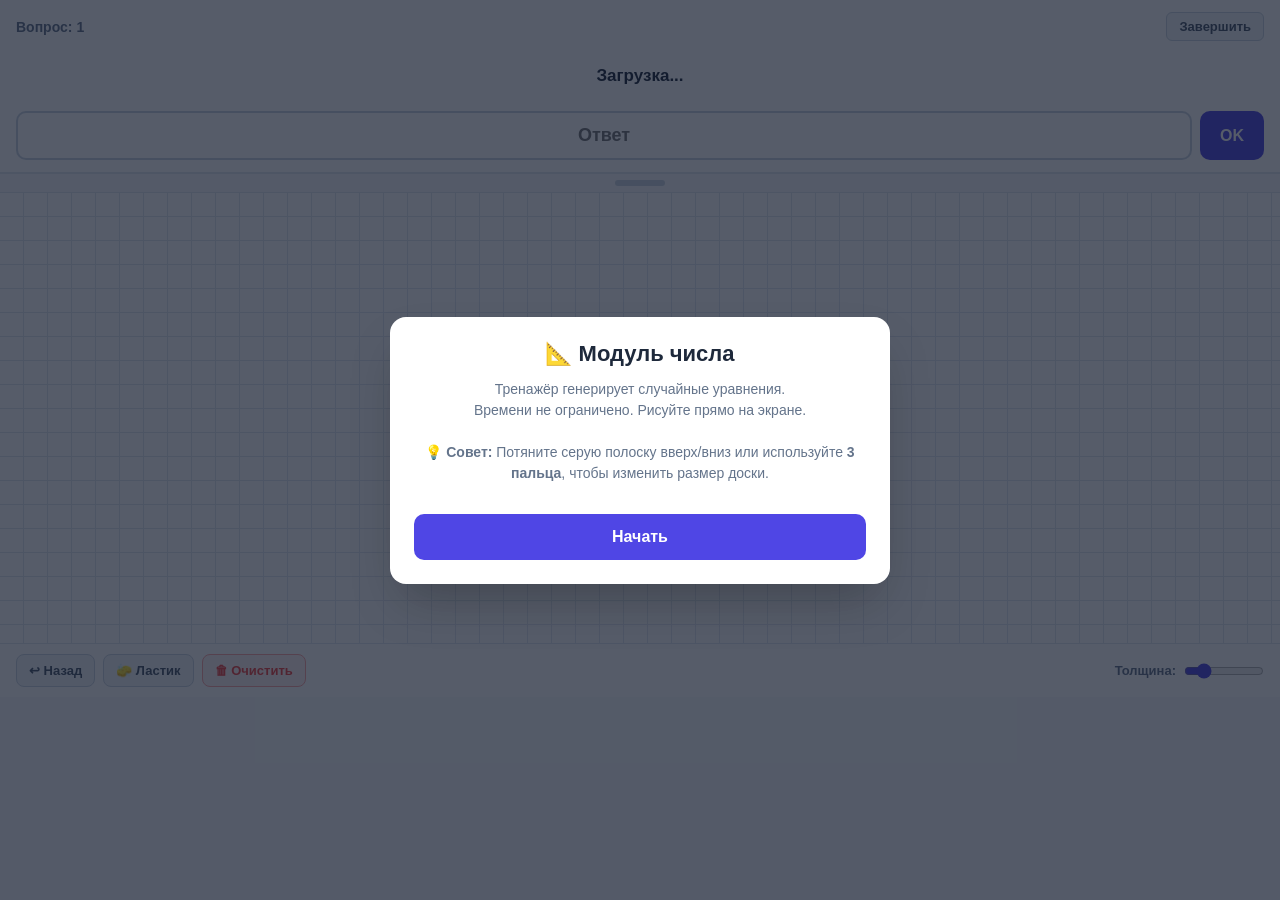
<file: mod2.html>
<!DOCTYPE html>
<html lang="ru">
<head>
<meta charset="UTF-8">
<meta name="viewport" content="width=device-width, initial-scale=1.0, maximum-scale=1.0, user-scalable=no">
<title>Модуль: Уравнения и Неравенства</title>
<style>
  * { box-sizing: border-box; margin: 0; padding: 0; -webkit-tap-highlight-color: transparent; }
  
  body {
    font-family: -apple-system, BlinkMacSystemFont, 'Segoe UI', Roboto, sans-serif;
    min-height: 100vh; min-height: 100dvh;
    display: flex; flex-direction: column;
    background: #f8fafc; color: #1e293b;
    overflow-y: auto; /* Разрешаем скролл, если экран маленький */
    overflow-x: hidden;
  }

  /* --- ВЕРХНЯЯ ПАНЕЛЬ (Вопрос) --- */
  .top-panel {
    padding: 12px 16px; background: #fff; border-bottom: 1px solid #e2e8f0;
    display: flex; flex-direction: column; gap: 10px; flex-shrink: 0;
  }
  .header-row { display: flex; justify-content: space-between; align-items: center; font-size: 14px; font-weight: 600; color: #64748b; }
  
  .finish-btn {
    background: #f1f5f9; border: 1px solid #cbd5e1; color: #475569;
    padding: 6px 12px; border-radius: 6px; font-size: 13px; font-weight: 600;
    cursor: pointer; font-family: inherit;
  }
  .finish-btn:active { background: #e2e8f0; }

  .question-text {
    font-size: 17px; font-weight: 700; text-align: center;
    color: #1e293b; line-height: 1.4; min-height: 50px;
    display: flex; align-items: center; justify-content: center;
  }
  .input-row { display: flex; gap: 8px; }
  .input-row input {
    flex: 1; padding: 12px; border: 2px solid #cbd5e1; border-radius: 10px;
    font-size: 18px; font-weight: 700; text-align: center; font-family: inherit;
    outline: none; transition: border-color 0.2s;
  }
  .input-row input:focus { border-color: #4f46e5; }
  .input-row button {
    padding: 0 20px; background: #4f46e5; color: #fff; border: none;
    border-radius: 10px; font-size: 16px; font-weight: 700; cursor: pointer;
    transition: background 0.2s; font-family: inherit;
  }
  .input-row button:active { background: #4338ca; }
  .input-row button:disabled { opacity: 0.5; cursor: default; }

  /* --- ПОЛОСА РАЗДЕЛИТЕЛЬ (Тянем пальцем/мышкой) --- */
  .resizer {
    height: 20px; background: #f8fafc; display: flex; align-items: center; justify-content: center;
    cursor: ns-resize; border-top: 1px solid #e2e8f0; border-bottom: 1px solid #e2e8f0;
    touch-action: none; user-select: none; flex-shrink: 0; z-index: 5;
  }
  .resizer-handle {
    width: 50px; height: 6px; background: #cbd5e1; border-radius: 3px;
  }

  /* --- ДОСКА ДЛЯ РИСОВАНИЯ (Половина экрана по умолчанию) --- */
  .canvas-container {
    height: 50dvh; /* Ровно 50% высоты экрана */
    min-height: 200px;
    flex-shrink: 0; /* Не сжимается, если контента много */
    position: relative; background-color: #fff;
    background-image:
      linear-gradient(to right, #e2e8f0 1px, transparent 1px),
      linear-gradient(to bottom, #e2e8f0 1px, transparent 1px);
    background-size: 24px 24px;
    background-position: -1px -1px;
    touch-action: none; overflow: hidden;
  }
  canvas { position: absolute; top: 0; left: 0; width: 100%; height: 100%; cursor: crosshair; display: block; }

  /* --- ПАНЕЛЬ ИНСТРУМЕНТОВ --- */
  .toolbar {
    display: flex; align-items: center; gap: 8px; padding: 10px 16px;
    background: #fff; border-top: 1px solid #e2e8f0; flex-shrink: 0;
    overflow-x: auto;
  }
  .tool-btn {
    display: flex; align-items: center; justify-content: center;
    padding: 8px 12px; background: #f1f5f9; border: 1px solid #cbd5e1;
    border-radius: 8px; font-size: 13px; font-weight: 600; color: #475569;
    cursor: pointer; white-space: nowrap; transition: all 0.2s; font-family: inherit;
  }
  .tool-btn:active { background: #e2e8f0; }
  .tool-btn.active { background: #4f46e5; color: #fff; border-color: #4f46e5; }
  .tool-btn.danger { color: #ef4444; border-color: #fca5a5; background: #fef2f2; }
  .tool-btn.danger:active { background: #fee2e2; }

  .slider-wrapper {
    display: flex; align-items: center; gap: 8px; margin-left: auto;
    font-size: 13px; font-weight: 600; color: #64748b; padding-left: 8px;
  }
  input[type=range] { width: 80px; accent-color: #4f46e5; }

  /* --- ФИДБЕК --- */
  .feedback {
    position: absolute; bottom: 20px; left: 50%; transform: translateX(-50%);
    background: #1e293b; color: #fff; padding: 12px 24px; border-radius: 20px;
    font-weight: 600; font-size: 15px; opacity: 0; transition: opacity 0.3s;
    pointer-events: none; box-shadow: 0 10px 15px -3px rgba(0,0,0,0.2);
    white-space: nowrap; z-index: 10;
  }
  .feedback.show { opacity: 1; }
  .feedback.ok { background: #10b981; }
  .feedback.bad { background: #ef4444; }

  /* --- МОДАЛКИ --- */
  .modal {
    position: fixed; inset: 0; background: rgba(15, 23, 42, 0.7);
    display: flex; align-items: center; justify-content: center; z-index: 100; padding: 20px;
  }
  .modal-content {
    background: #fff; border-radius: 16px; padding: 24px; max-width: 500px;
    width: 100%; box-shadow: 0 25px 50px -12px rgba(0,0,0,0.25);
    display: flex; flex-direction: column; max-height: 90vh;
  }
  .modal h1 { font-size: 22px; margin-bottom: 12px; color: #1e293b; text-align: center; }
  .modal p { color: #64748b; font-size: 14px; margin-bottom: 20px; line-height: 1.5; text-align: center; }
  .modal button.main-btn {
    width: 100%; padding: 14px; background: #4f46e5; color: #fff;
    border: none; border-radius: 10px; font-size: 16px; font-weight: 700;
    cursor: pointer; transition: background 0.2s; font-family: inherit;
    margin-top: 10px; flex-shrink: 0;
  }
  .modal button.main-btn:active { background: #4338ca; }
  .hidden { display: none !important; }

  /* --- СПИСОК РЕЗУЛЬТАТОВ --- */
  .results-list {
    flex: 1; overflow-y: auto; margin-bottom: 16px;
    display: flex; flex-direction: column; gap: 10px; padding-right: 4px;
  }
  .result-item {
    padding: 12px; border-radius: 8px; border: 1px solid #e2e8f0; background: #f8fafc;
    font-size: 14px;
  }
  .result-item.ok { border-left: 4px solid #10b981; }
  .result-item.bad { border-left: 4px solid #ef4444; }
  .res-q { font-weight: 600; color: #1e293b; margin-bottom: 6px; }
  .res-info { display: flex; justify-content: space-between; color: #64748b; font-size: 13px; }
  .res-time { font-weight: 600; color: #4f46e5; }
</style>
</head>
<body>

  <div id="startModal" class="modal">
    <div class="modal-content">
      <h1>📐 Модуль числа</h1>
      <p>Тренажёр генерирует случайные уравнения.<br>
      Времени не ограничено. Рисуйте прямо на экране.<br><br>
      <b>💡 Совет:</b> Потяните серую полоску вверх/вниз или используйте <b>3 пальца</b>, чтобы изменить размер доски.</p>
      <button id="startBtn" class="main-btn">Начать</button>
    </div>
  </div>

  <div id="resultModal" class="modal hidden">
    <div class="modal-content">
      <h1>Итоги сессии</h1>
      <p id="resultSummary" style="margin-bottom: 10px;"></p>
      <div class="results-list" id="resultsList"></div>
      <button id="restartBtn" class="main-btn">Начать заново</button>
    </div>
  </div>

  <!-- ВЕРХНЯЯ ПАНЕЛЬ -->
  <div class="top-panel">
    <div class="header-row">
      <span>Вопрос: <span id="qCount">1</span></span>
      <button id="finishBtn" class="finish-btn">Завершить</button>
    </div>
    <div class="question-text" id="questionText">Загрузка...</div>
    <div class="input-row">
      <input type="text" inputmode="decimal" id="answerInput" placeholder="Ответ" autocomplete="off">
      <button id="submitBtn">OK</button>
    </div>
  </div>

  <!-- РАЗДЕЛИТЕЛЬ -->
  <div class="resizer" id="resizer">
    <div class="resizer-handle"></div>
  </div>

  <!-- ДОСКА -->
  <div class="canvas-container" id="canvasWrapper">
    <canvas id="drawingCanvas"></canvas>
    <div class="feedback" id="feedback"></div>
  </div>

  <!-- ПАНЕЛЬ ИНСТРУМЕНТОВ -->
  <div class="toolbar">
    <button class="tool-btn" id="undoBtn">↩ Назад</button>
    <button class="tool-btn" id="eraserBtn">🧽 Ластик</button>
    <button class="tool-btn danger" id="clearBtn">🗑 Очистить</button>
    <div class="slider-wrapper">
      <span>Толщина:</span>
      <input type="range" id="sizeSlider" min="1" max="12" value="3">
    </div>
  </div>

<script>
/* ================== ГЕНЕРАТОР ЗАДАЧ ================== */
function getRandomInt(min, max) { return Math.floor(Math.random() * (max - min + 1)) + min; }

function generateQuestion() {
  const types = ['sum_roots', 'max_root', 'min_root', 'prod_roots', 'ineq_count', 'expr'];
  const type = types[Math.floor(Math.random() * types.length)];
  let a, b, c, x1, x2, text, answer;

  if (type === 'sum_roots' || type === 'max_root' || type === 'min_root' || type === 'prod_roots') {
    a = [1, 2, 3, 4, 5][Math.floor(Math.random() * 5)];
    x1 = getRandomInt(-5, 5);
    x2 = getRandomInt(-5, 5);
    while ((a * (x1 + x2)) % 2 !== 0) { x2 = getRandomInt(-5, 5); }
    b = -a * (x1 + x2) / 2;
    c = a * x1 + b;
    if (c <= 0) return generateQuestion();

    let qStr = `|${a}x ${b >= 0 ? '+' : '-'} ${Math.abs(b)}| = ${c}`;
    text = `Решите уравнение ${qStr}.\nВ ответе укажите `;

    if (type === 'sum_roots') { text += 'сумму корней.'; answer = x1 + x2; } 
    else if (type === 'max_root') { text += 'больший корень.'; answer = Math.max(x1, x2); } 
    else if (type === 'min_root') { text += 'меньший корень.'; answer = Math.min(x1, x2); } 
    else if (type === 'prod_roots') { text += 'произведение корней.'; answer = x1 * x2; }
  } 
  else if (type === 'ineq_count') {
    const A = getRandomInt(1, 5);
    const B = getRandomInt(1, 5);
    text = `Найдите количество целых решений неравенства |x - ${A}| < ${B}.`;
    answer = 2 * B - 1;
  }
  else if (type === 'expr') {
    const v1 = getRandomInt(-15, 15);
    const v2 = getRandomInt(-15, 15);
    const v3 = getRandomInt(-15, 15);
    text = `Найдите значение выражения: |-${Math.abs(v1)}| + |${v2}| - |${v3}|.`.replace('--', '-');
    answer = Math.abs(v1) + Math.abs(v2) - Math.abs(v3);
  }
  return { text, answer };
}

/* ================== DOM ================== */
const startModal = document.getElementById('startModal');
const resultModal = document.getElementById('resultModal');
const startBtn = document.getElementById('startBtn');
const restartBtn = document.getElementById('restartBtn');
const finishBtn = document.getElementById('finishBtn');
const questionText = document.getElementById('questionText');
const answerInput = document.getElementById('answerInput');
const submitBtn = document.getElementById('submitBtn');
const qCountEl = document.getElementById('qCount');
const feedbackEl = document.getElementById('feedback');
const resultsList = document.getElementById('resultsList');
const resultSummary = document.getElementById('resultSummary');
const canvasWrapper = document.getElementById('canvasWrapper');
const resizer = document.getElementById('resizer');
const canvas = document.getElementById('drawingCanvas');
const ctx = canvas.getContext('2d');
const undoBtn = document.getElementById('undoBtn');
const eraserBtn = document.getElementById('eraserBtn');
const clearBtn = document.getElementById('clearBtn');
const sizeSlider = document.getElementById('sizeSlider');

/* ================== СОСТОЯНИЕ ================== */
let currentQ = null;
let qIndex = 1;
let qStartTime = 0;
let sessionHistory = [];
let isDrawing = false;
let isEraser = false;
let undoStack = [];
let lastX = 0, lastY = 0;

/* ================== ИГРОВАЯ ЛОГИКА ================== */
function initGame() {
  startModal.classList.add('hidden');
  resultModal.classList.add('hidden');
  qIndex = 1;
  sessionHistory = [];
  loadQuestion();
}

function loadQuestion() {
  currentQ = generateQuestion();
  questionText.innerHTML = currentQ.text.replace(/\n/g, '<br>');
  qCountEl.textContent = qIndex;
  answerInput.value = '';
  answerInput.disabled = false;
  submitBtn.disabled = false;
  
  // Прокручиваем наверх, чтобы был виден вопрос
  window.scrollTo({ top: 0, behavior: 'smooth' });
  
  clearCanvas();
  qStartTime = Date.now();
}

function checkAnswer() {
  const val = answerInput.value.replace(',', '.').trim();
  if (val === '') return;
  
  answerInput.disabled = true;
  submitBtn.disabled = true;

  const userAns = parseFloat(val);
  const isCorrect = Math.abs(userAns - currentQ.answer) < 0.001;
  const timeSpent = Math.round((Date.now() - qStartTime) / 1000);
  
  sessionHistory.push({
    text: currentQ.text,
    answer: currentQ.answer,
    userAnswer: val,
    isCorrect: isCorrect,
    timeSpent: timeSpent
  });

  if (isCorrect) showFeedback(`✅ Верно!`, 'ok');
  else showFeedback(`❌ Ошибка. Ответ: ${currentQ.answer}`, 'bad');

  setTimeout(() => {
    qIndex++;
    loadQuestion();
  }, 1800);
}

function showFeedback(msg, type) {
  feedbackEl.textContent = msg;
  feedbackEl.className = `feedback show ${type}`;
  setTimeout(() => { feedbackEl.classList.remove('show'); }, 1700);
}

function finishSession() {
  if (sessionHistory.length === 0) {
    alert("Вы еще не решили ни одного задания!");
    return;
  }
  
  const total = sessionHistory.length;
  const correct = sessionHistory.filter(h => h.isCorrect).length;
  const totalTime = sessionHistory.reduce((sum, h) => sum + h.timeSpent, 0);
  const m = Math.floor(totalTime / 60);
  const s = totalTime % 60;
  const timeStr = m > 0 ? `${m} мин ${s} сек` : `${s} сек`;

  resultSummary.innerHTML = `Решено заданий: <b>${total}</b><br>Правильно: <b>${correct}</b> из ${total}<br>Общее время: <b>${timeStr}</b>`;

  resultsList.innerHTML = sessionHistory.map((h, i) => {
    let timeDisp = h.timeSpent >= 60 ? `${Math.floor(h.timeSpent / 60)}м ${h.timeSpent % 60}с` : `${h.timeSpent} сек`;
    return `
      <div class="result-item ${h.isCorrect ? 'ok' : 'bad'}">
        <div class="res-q">${i + 1}. ${h.text.replace(/\n/g, ' ')}</div>
        <div class="res-info">
          <span>Ответ: <b>${h.userAnswer}</b> ${!h.isCorrect ? `(Верно: ${h.answer})` : ''}</span>
          <span class="res-time">⏱ ${timeDisp}</span>
        </div>
      </div>
    `;
  }).join('');

  resultModal.classList.remove('hidden');
}

/* ================== РИСОВАНИЕ ================== */
function resizeCanvas() {
  const rect = canvasWrapper.getBoundingClientRect();
  const dpr = window.devicePixelRatio || 1;
  
  const tempCanvas = document.createElement('canvas');
  tempCanvas.width = canvas.width;
  tempCanvas.height = canvas.height;
  tempCanvas.getContext('2d').drawImage(canvas, 0, 0);

  canvas.width = rect.width * dpr;
  canvas.height = rect.height * dpr;
  
  ctx.setTransform(1, 0, 0, 1, 0, 0); // Сброс трансформации
  ctx.scale(dpr, dpr);
  
  ctx.drawImage(tempCanvas, 0, 0, tempCanvas.width, tempCanvas.height, 0, 0, rect.width, rect.height);
  ctx.lineCap = 'round';
  ctx.lineJoin = 'round';
  ctx.lineWidth = sizeSlider.value;
  ctx.strokeStyle = '#000';
}

function getPos(e) {
  const rect = canvas.getBoundingClientRect();
  const clientX = e.touches ? e.touches[0].clientX : e.clientX;
  const clientY = e.touches ? e.touches[0].clientY : e.clientY;
  return { x: clientX - rect.left, y: clientY - rect.top };
}

function startDraw(e) {
  if (e.type === 'mousedown' && e.button !== 0) return;
  if (e.type === 'touchstart' && e.touches.length > 1) return; // Игнорируем мультитач
  
  e.preventDefault();
  saveState();
  isDrawing = true;
  const pos = getPos(e);
  lastX = pos.x; lastY = pos.y;
  
  ctx.beginPath();
  ctx.arc(lastX, lastY, ctx.lineWidth / 2, 0, Math.PI * 2);
  ctx.fillStyle = '#000';
  ctx.globalCompositeOperation = isEraser ? 'destination-out' : 'source-over';
  ctx.fill();
}

function draw(e) {
  if (!isDrawing) return;
  e.preventDefault();
  const pos = getPos(e);
  
  ctx.beginPath();
  ctx.moveTo(lastX, lastY);
  ctx.lineTo(pos.x, pos.y);
  ctx.stroke();
  
  lastX = pos.x; lastY = pos.y;
}

function stopDraw() { isDrawing = false; }

function saveState() {
  if (undoStack.length > 20) undoStack.shift();
  undoStack.push(ctx.getImageData(0, 0, canvas.width, canvas.height));
}

function undo() {
  if (undoStack.length === 0) return;
  const state = undoStack.pop();
  ctx.putImageData(state, 0, 0);
}

function clearCanvas() {
  saveState();
  ctx.clearRect(0, 0, canvas.width, canvas.height);
}

canvas.addEventListener('mousedown', startDraw);
canvas.addEventListener('mousemove', draw);
window.addEventListener('mouseup', stopDraw);
canvas.addEventListener('mouseleave', stopDraw);
canvas.addEventListener('touchstart', startDraw, { passive: false });
canvas.addEventListener('touchmove', draw, { passive: false });
window.addEventListener('touchend', stopDraw);
window.addEventListener('touchcancel', stopDraw);

/* ================== ИЗМЕНЕНИЕ РАЗМЕРА ДОСКИ ================== */
let isResizing = false;
let startYResize = 0;
let startHeightResize = 0;

// 1. Тянем за разделитель (1 палец или мышь)
resizer.addEventListener('mousedown', startResize);
resizer.addEventListener('touchstart', startResize, { passive: false });

function startResize(e) {
  isResizing = true;
  startYResize = e.touches ? e.touches[0].clientY : e.clientY;
  startHeightResize = canvasWrapper.offsetHeight;
  canvasWrapper.style.flex = 'none'; // отключаем flex, чтобы управлять высотой
  e.preventDefault();
}

window.addEventListener('mousemove', doResize);
window.addEventListener('touchmove', doResize, { passive: false });

function doResize(e) {
  if (!isResizing) return;
  const clientY = e.touches ? e.touches[0].clientY : e.clientY;
  const deltaY = clientY - startYResize;
  let newHeight = startHeightResize - deltaY; // Двигаем вверх -> высота растет
  
  if (newHeight < 150) newHeight = 150;
  if (newHeight > window.innerHeight * 0.85) newHeight = window.innerHeight * 0.85;
  
  canvasWrapper.style.height = newHeight + 'px';
  e.preventDefault();
}

window.addEventListener('mouseup', stopResize);
window.addEventListener('touchend', stopResize);

function stopResize() {
  if (isResizing) {
    isResizing = false;
    resizeCanvas(); // Пересчитываем холст после изменения размера
  }
}

// 2. Тянем тремя пальцами (3 пальца)
let is3FingerDragging = false;
let startY3 = 0;
let startHeight3 = 0;

document.body.addEventListener('touchstart', (e) => {
  // Если 3 пальца и это не поле ввода
  if (e.touches.length === 3 && !e.target.closest('input')) {
    is3FingerDragging = true;
    startY3 = e.touches[0].clientY;
    startHeight3 = canvasWrapper.offsetHeight;
    canvasWrapper.style.flex = 'none';
  }
}, { passive: true });

document.body.addEventListener('touchmove', (e) => {
  if (is3FingerDragging && e.touches.length === 3) {
    e.preventDefault(); // Блокируем скролл страницы
    const deltaY = e.touches[0].clientY - startY3;
    let newHeight = startHeight3 - deltaY; // Двигаем вверх -> высота растет
    
    if (newHeight < 150) newHeight = 150;
    if (newHeight > window.innerHeight * 0.85) newHeight = window.innerHeight * 0.85;
    
    canvasWrapper.style.height = newHeight + 'px';
  }
}, { passive: false });

document.body.addEventListener('touchend', (e) => {
  if (is3FingerDragging && e.touches.length < 3) {
    is3FingerDragging = false;
    resizeCanvas();
  }
});

/* ================== ИНСТРУМЕНТЫ ================== */
undoBtn.addEventListener('click', undo);
clearBtn.addEventListener('click', clearCanvas);

eraserBtn.addEventListener('click', () => {
  isEraser = !isEraser;
  eraserBtn.classList.toggle('active', isEraser);
  ctx.globalCompositeOperation = isEraser ? 'destination-out' : 'source-over';
});

sizeSlider.addEventListener('input', () => { ctx.lineWidth = sizeSlider.value; });

/* ================== СОБЫТИЯ ================== */
startBtn.addEventListener('click', initGame);
restartBtn.addEventListener('click', initGame);
submitBtn.addEventListener('click', checkAnswer);
finishBtn.addEventListener('click', finishSession);

answerInput.addEventListener('keydown', (e) => {
  if (e.key === 'Enter') { e.preventDefault(); checkAnswer(); }
});

// Обработка ресайза окна
window.addEventListener('resize', resizeCanvas);
window.addEventListener('orientationchange', () => setTimeout(resizeCanvas, 150));

// Инициализация
resizeCanvas();
</script>
</body>
</html>
</file>
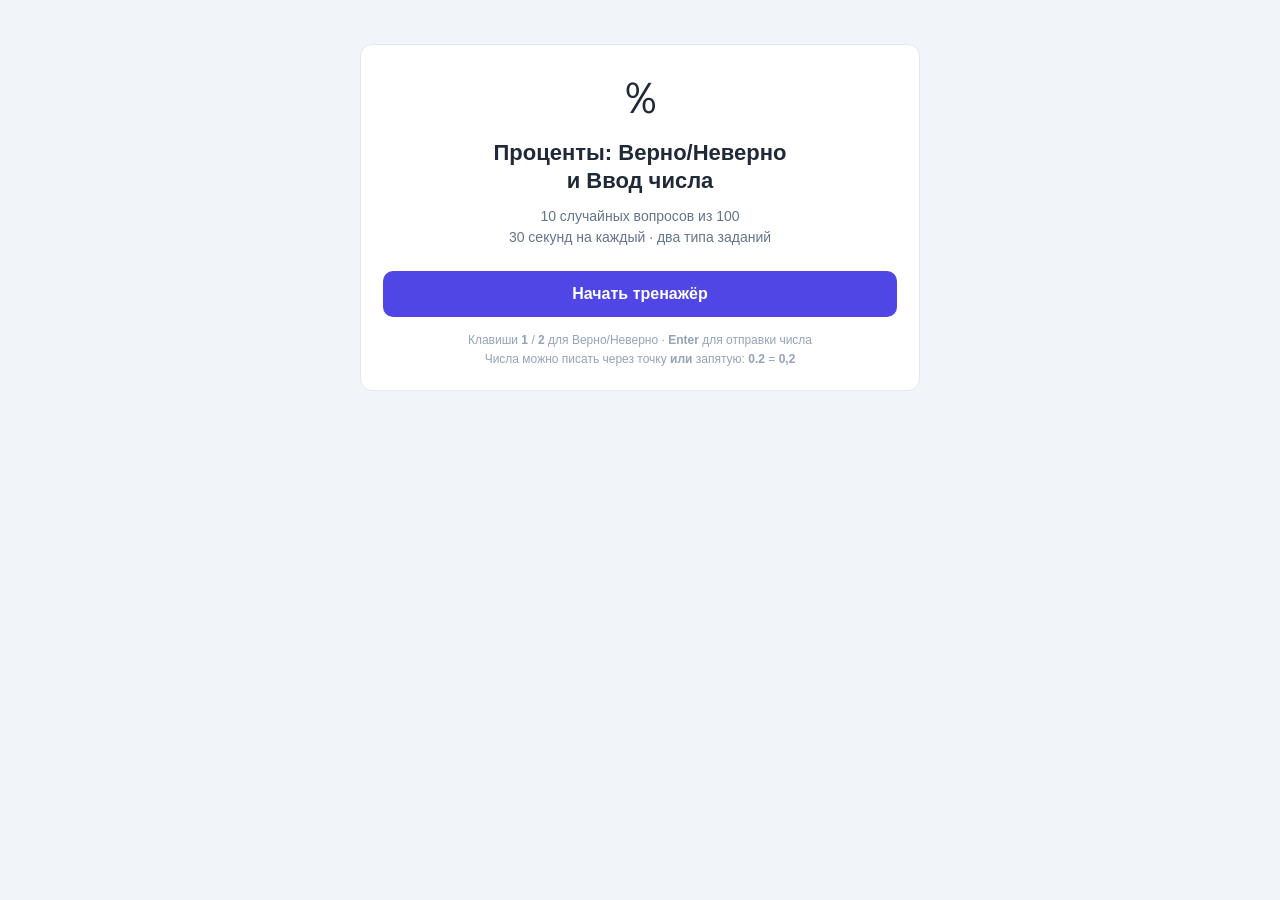
<file: pro.html>
<!DOCTYPE html>
<html lang="ru">
<head>
<meta charset="UTF-8">
<meta name="viewport" content="width=device-width, initial-scale=1.0">
<title>Проценты — тренажёр</title>
<style>
  *{box-sizing:border-box;margin:0;padding:0}
  body{
    font-family:-apple-system,BlinkMacSystemFont,'Segoe UI',Roboto,sans-serif;
    min-height:100vh;background:#f1f5f9;color:#1f2937;
    padding:20px 16px;line-height:1.4;
  }
  .wrap{width:100%;max-width:560px;margin:0 auto}
  .card{background:#fff;border-radius:12px;padding:22px;border:1px solid #e2e8f0}
  .hidden{display:none!important}

  /* --- старт --- */
  .emoji{font-size:44px;text-align:center;margin-bottom:10px}
  h1{font-size:22px;line-height:1.3;margin-bottom:10px;text-align:center}
  .sub{color:#64748b;font-size:14px;text-align:center;line-height:1.55;margin-bottom:22px}
  .main-btn{
    width:100%;padding:14px;border:none;border-radius:10px;cursor:pointer;
    background:#4f46e5;color:#fff;font-size:16px;font-weight:600;
    font-family:inherit;
  }
  .main-btn:active{background:#4338ca}
  .hint{margin-top:14px;text-align:center;font-size:12px;color:#94a3b8;line-height:1.55}
  #startScreen{margin-top:24px}

  /* --- викторина --- */
  .top-row{display:flex;justify-content:space-between;font-size:13px;font-weight:600;
    color:#64748b;margin-bottom:10px}
  #scoreText{color:#10b981}
  .timer-bar{height:6px;background:#e2e8f0;border-radius:3px;overflow:hidden}
  .timer-fill{height:100%;width:100%;background:#10b981}
  .timer-fill.warn{background:#ef4444}
  .timer-num{text-align:right;font-size:13px;font-weight:600;color:#64748b;margin:4px 0 0}
  .timer-num.warn{color:#ef4444}

  .statement{
    background:#f8fafc;border:2px solid #e2e8f0;border-radius:10px;
    padding:22px 16px;min-height:100px;margin:14px 0;
    display:flex;align-items:center;justify-content:center;text-align:center;
    font-size:22px;font-weight:700;color:#1e293b;word-break:break-word;
  }
  .statement.correct{background:#ecfdf5;border-color:#10b981;color:#065f46}
  .statement.wrong{background:#fef2f2;border-color:#ef4444;color:#991b1b}

  .tf-row{display:grid;grid-template-columns:1fr 1fr;gap:10px}
  .tf-row button{
    padding:16px;border:none;border-radius:10px;color:#fff;font-family:inherit;
    font-size:15px;font-weight:700;letter-spacing:.3px;cursor:pointer;
  }
  #btnTrue{background:#10b981}
  #btnTrue:active{background:#059669}
  #btnFalse{background:#ef4444}
  #btnFalse:active{background:#dc2626}

  .input-row{display:flex;gap:10px}
  .input-row input{
    flex:1;min-width:0;padding:14px;border:2px solid #cbd5e1;border-radius:10px;
    font-size:18px;font-weight:600;text-align:center;outline:none;font-family:inherit;
  }
  .input-row input:focus{border-color:#4f46e5}
  .input-row input:disabled{background:#f1f5f9;color:#64748b}
  .input-row button{
    padding:14px 18px;border:none;border-radius:10px;background:#4f46e5;color:#fff;
    font-family:inherit;font-size:14px;font-weight:700;cursor:pointer;
  }
  .input-row button:active{background:#4338ca}

  button:disabled{opacity:.45;cursor:default}

  .feedback{margin-top:12px;padding:12px 14px;border-radius:10px;font-size:14px;display:none}
  .feedback.show{display:block}
  .feedback.ok{background:#ecfdf5;border:1px solid #10b981}
  .feedback.bad{background:#fef2f2;border:1px solid #ef4444}
  .feedback.timeout{background:#fffbeb;border:1px solid #f59e0b}
  .fb-title{font-weight:700;font-size:15px;margin-bottom:4px}
  .fb-title.ok{color:#047857}
  .fb-title.bad{color:#b91c1c}
  .fb-title.timeout{color:#b45309}
  .fb-expl{color:#374151}

  /* --- результат --- */
  .result-head{text-align:center;padding:10px 0 6px}
  .score-big{font-size:46px;font-weight:800;color:#4f46e5;line-height:1.1}
  .score-pct{font-size:16px;font-weight:600;color:#64748b;margin-top:2px}
  #finalMsg{margin-top:8px;font-size:15px;color:#475569;font-weight:600}
  .review{max-height:320px;overflow-y:auto;margin-top:16px;
    display:flex;flex-direction:column;gap:6px;padding-right:4px}
  .rev{padding:10px 12px;border-radius:8px;font-size:13px;line-height:1.45}
  .rev.ok{background:#ecfdf5;border:1px solid #a7f3d0}
  .rev.bad{background:#fef2f2;border:1px solid #fecaca}
  .rev-q{font-weight:700;color:#1e293b;margin-bottom:3px}
  .rev-a{color:#475569}
  .rev-y{color:#64748b;font-size:12px;margin-top:2px}
  .review::-webkit-scrollbar{width:6px}
  .review::-webkit-scrollbar-thumb{background:#cbd5e1;border-radius:3px}
</style>
</head>
<body>
<div class="wrap">

  <!-- СТАРТ -->
  <section id="startScreen" class="card">
    <div class="emoji">％</div>
    <h1>Проценты: Верно/Неверно<br>и Ввод числа</h1>
    <p class="sub">
      10 случайных вопросов из 100<br>
      30 секунд на каждый · два типа заданий
    </p>
    <button class="main-btn" id="startBtn">Начать тренажёр</button>
    <p class="hint">
      Клавиши <b>1</b> / <b>2</b> для Верно/Неверно · <b>Enter</b> для отправки числа<br>
      Числа можно писать через точку <b>или</b> запятую: <b>0.2</b> = <b>0,2</b>
    </p>
  </section>

  <!-- ВИКТОРИНА -->
  <section id="quizScreen" class="card hidden">
    <div class="top-row">
      <span id="progressText">Вопрос 1 из 10</span>
      <span id="scoreText">Правильно: 0</span>
    </div>
    <div class="timer-bar"><div class="timer-fill" id="timerFill"></div></div>
    <div class="timer-num"><span id="timerText">30</span> сек</div>

    <div class="statement" id="statement">—</div>

    <div id="tfArea" class="tf-row">
      <button id="btnTrue">ВЕРНО</button>
      <button id="btnFalse">НЕВЕРНО</button>
    </div>

    <div id="inputArea" class="input-row hidden">
      <input type="text" inputmode="decimal" id="numInput"
             placeholder="? %" autocomplete="off" autocorrect="off" spellcheck="false">
      <button id="btnSubmit">OK</button>
    </div>

    <div class="feedback" id="feedback"></div>
  </section>

  <!-- РЕЗУЛЬТАТ -->
  <section id="resultScreen" class="card hidden">
    <div class="result-head">
      <div class="score-big" id="finalScore">0 / 10</div>
      <div class="score-pct" id="finalPct">0%</div>
      <div id="finalMsg"></div>
    </div>
    <div class="review" id="reviewList"></div>
    <button class="main-btn" id="againBtn" style="margin-top:16px">Пройти ещё раз</button>
  </section>

</div>

<script>
/* ========== 50 ВОПРОСОВ ВЕРНО/НЕВЕРНО ========== */
const RAW_TF = [
  /* ВЕРНЫЕ (25) */
  [10, 50, 5],   [20, 80, 16],  [50, 46, 23],  [30, 90, 27],  [15, 200, 30],
  [5, 300, 15],  [75, 40, 30],  [60, 150, 90], [80, 45, 36],  [35, 80, 28],
  [45, 60, 27],  [90, 70, 63],  [25, 200, 50], [10, 130, 13], [70, 30, 21],
  [55, 40, 22],  [5, 80, 4],    [30, 50, 15],  [40, 120, 48], [25, 44, 11],
  [20, 150, 30], [60, 35, 21],  [35, 20, 7],   [15, 400, 60], [80, 55, 44],
  /* НЕВЕРНЫЕ (25) */
  [25, 60, 20],  [40, 25, 12],  [12, 50, 5],   [20, 45, 10],  [15, 60, 12],
  [75, 80, 65],  [30, 70, 24],  [45, 40, 20],  [10, 70, 8],   [50, 84, 44],
  [20, 90, 16],  [25, 48, 14],  [5, 120, 8],   [60, 45, 30],  [35, 40, 16],
  [80, 25, 22],  [15, 80, 10],  [30, 120, 40], [40, 60, 26],  [90, 60, 52],
  [10, 250, 24], [45, 80, 38],  [20, 35, 8],   [25, 36, 8],   [70, 50, 36]
];

const TF_QUESTIONS = RAW_TF.map(([p, n, s]) => {
  const real = p / 100 * n;
  return { type: 'tf', p, n, shown: s, truth: Math.abs(real - s) < 1e-6 };
});

/* ========== УТИЛИТЫ ========== */
function shuffle(a) {
  a = a.slice();
  for (let i = a.length - 1; i > 0; i--) {
    const j = Math.floor(Math.random() * (i + 1));
    [a[i], a[j]] = [a[j], a[i]];
  }
  return a;
}

/* Парсинг числа: принимает "0.2", "0,2", "0,2%", "0.2 %" и т.п. */
function parseNum(str) {
  if (str === null || str === undefined) return NaN;
  str = String(str).replace(/%/g, '').replace(/\s/g, '').replace(/,/g, '.');
  if (str === '') return NaN;
  const v = Number(str);
  return isFinite(v) ? v : NaN;
}

/* Форматирование числа с запятой (для отображения) */
function fmtNum(v) {
  const r = Math.round(v * 1000) / 1000;
  return String(r).replace('.', ',');
}

/* ========== ГЕНЕРАТОР 50 ВОПРОСОВ "ВВЕДИ ЧИСЛО" ========== */
function generateInputQuestions(count) {
  const percents = [
    1,2,3,4,5,6,8,10,12,15,16,20,24,25,30,32,35,40,45,50,55,60,64,65,70,75,80,85,90,95,100,
    0.2,0.5,1.5,2.5,6.25,7.5,12.5
  ];
  const bases = [
    20,25,40,50,64,80,100,120,125,150,160,200,240,250,300,320,400,500,600,640,800,1000
  ];

  const all = [];
  const seen = new Set();
  for (const p of percents) {
    for (const b of bases) {
      const a = b * p / 100;
      if (a > 0 && a <= b && Math.abs(a - Math.round(a)) < 1e-9) {
        const aInt = Math.round(a);
        const key = aInt + '-' + b;
        if (!seen.has(key)) {
          seen.add(key);
          all.push({ type: 'input', a: aInt, b, answer: p });
        }
      }
    }
  }
  return shuffle(all).slice(0, count);
}

const INPUT_QUESTIONS = generateInputQuestions(50);
const ALL = [...TF_QUESTIONS, ...INPUT_QUESTIONS];
const PER_ROUND = 10;
const TIME_LIMIT = 30;

/* ========== DOM ========== */
const startScreen  = document.getElementById('startScreen');
const quizScreen   = document.getElementById('quizScreen');
const resultScreen = document.getElementById('resultScreen');
const statementEl  = document.getElementById('statement');
const feedbackEl   = document.getElementById('feedback');
const btnTrue      = document.getElementById('btnTrue');
const btnFalse     = document.getElementById('btnFalse');
const tfArea       = document.getElementById('tfArea');
const inputArea    = document.getElementById('inputArea');
const numInput     = document.getElementById('numInput');
const btnSubmit    = document.getElementById('btnSubmit');
const progressText = document.getElementById('progressText');
const scoreText    = document.getElementById('scoreText');
const timerFill    = document.getElementById('timerFill');
const timerText    = document.getElementById('timerText');
const timerNumEl   = timerText.parentElement;

/* ========== СОСТОЯНИЕ ========== */
let round = [];
let idx = 0;
let score = 0;
let locked = false;
let timerId = null;
let endTime = 0;
let timeLeft = TIME_LIMIT;
let results = [];

/* ========== ИГРА ========== */
function pickRound() {
  const tfPart = shuffle(TF_QUESTIONS);
  const inPart = shuffle(INPUT_QUESTIONS);
  const tfCount = 4 + Math.floor(Math.random() * 3);   // 4–6
  const inCount = PER_ROUND - tfCount;
  return shuffle([...tfPart.slice(0, tfCount), ...inPart.slice(0, inCount)]);
}

function startGame() {
  round = pickRound();
  idx = 0; score = 0; results = [];
  startScreen.classList.add('hidden');
  resultScreen.classList.add('hidden');
  quizScreen.classList.remove('hidden');
  showQuestion();
}

function showQuestion() {
  locked = false;
  clearInterval(timerId);

  const q = round[idx];
  progressText.textContent = 'Вопрос ' + (idx + 1) + ' из ' + round.length;
  scoreText.textContent = 'Правильно: ' + score;

  statementEl.className = 'statement';
  feedbackEl.className = 'feedback';
  feedbackEl.innerHTML = '';

  numInput.value = '';
  numInput.disabled = false;
  btnSubmit.disabled = false;
  btnTrue.disabled = false;
  btnFalse.disabled = false;

  if (q.type === 'tf') {
    statementEl.textContent = q.p + '% от ' + q.n + ' равно ' + q.shown;
    tfArea.classList.remove('hidden');
    inputArea.classList.add('hidden');
  } else {
    statementEl.textContent = q.a + ' от ' + q.b + ' = ?%';
    tfArea.classList.add('hidden');
    inputArea.classList.remove('hidden');
    setTimeout(() => numInput.focus(), 30);
  }

  startTimer();
}

/* ---------- Таймер ---------- */
function startTimer() {
  timeLeft = TIME_LIMIT;
  endTime = Date.now() + TIME_LIMIT * 1000;
  renderTimer();
  clearInterval(timerId);
  timerId = setInterval(() => {
    timeLeft = Math.max(0, (endTime - Date.now()) / 1000);
    renderTimer();
    if (timeLeft <= 0) {
      clearInterval(timerId);
      onTimeout();
    }
  }, 100);
}

function renderTimer() {
  timerFill.style.width = (timeLeft / TIME_LIMIT * 100) + '%';
  timerText.textContent = Math.ceil(timeLeft);
  const warn = timeLeft <= 10;
  timerFill.classList.toggle('warn', warn);
  timerNumEl.classList.toggle('warn', warn);
}

/* ---------- Ответ: Верно/Неверно ---------- */
function answerTF(userSaysTrue) {
  if (locked) return;
  locked = true;
  clearInterval(timerId);
  btnTrue.disabled = true;
  btnFalse.disabled = true;

  const q = round[idx];
  const ok = (userSaysTrue === q.truth);
  if (ok) score++;
  scoreText.textContent = 'Правильно: ' + score;

  results.push({ q, ok, timedOut: false, userAnswer: userSaysTrue ? 'ВЕРНО' : 'НЕВЕРНО' });

  statementEl.classList.add(ok ? 'correct' : 'wrong');
  showFeedbackTF(ok, q);
  setTimeout(nextQuestion, 1600);
}

/* ---------- Ответ: Ввод числа ---------- */
function answerInput() {
  if (locked) return;
  const val = parseNum(numInput.value);
  if (isNaN(val)) { numInput.focus(); return; }

  locked = true;
  clearInterval(timerId);
  numInput.disabled = true;
  btnSubmit.disabled = true;

  const q = round[idx];
  const ok = Math.abs(val - q.answer) < 0.001;
  if (ok) score++;
  scoreText.textContent = 'Правильно: ' + score;

  results.push({ q, ok, timedOut: false, userAnswer: val });

  statementEl.classList.add(ok ? 'correct' : 'wrong');
  showFeedbackInput(ok, q, val);
  setTimeout(nextQuestion, 1600);
}

/* ---------- Таймаут ---------- */
function onTimeout() {
  if (locked) return;
  locked = true;
  btnTrue.disabled = true;
  btnFalse.disabled = true;
  numInput.disabled = true;
  btnSubmit.disabled = true;

  const q = round[idx];
  results.push({ q, ok: false, timedOut: true });
  statementEl.classList.add('wrong');
  showFeedbackTimeout(q);
  setTimeout(nextQuestion, 2000);
}

/* ---------- Обратная связь ---------- */
function showFeedbackTF(ok, q) {
  const real = q.p / 100 * q.n;
  let html = '<div class="fb-title ' + (ok ? 'ok' : 'bad') + '">'
           + (ok ? '✅ Правильно!' : '❌ Ошибка') + '</div>';
  let expl = q.p + '% от ' + q.n + ' = ' + fmtNum(real);
  if (!q.truth) expl += ', а не ' + q.shown;
  html += '<div class="fb-expl">' + expl + '</div>';
  feedbackEl.innerHTML = html;
  feedbackEl.className = 'feedback show ' + (ok ? 'ok' : 'bad');
}

function showFeedbackInput(ok, q, val) {
  let html = '<div class="fb-title ' + (ok ? 'ok' : 'bad') + '">'
           + (ok ? '✅ Правильно!' : '❌ Ошибка') + '</div>';
  let expl = q.a + ' от ' + q.b + ' = ' + fmtNum(q.answer) + '%';
  if (!ok) expl += ' (вы ввели ' + fmtNum(val) + '%)';
  html += '<div class="fb-expl">' + expl + '</div>';
  feedbackEl.innerHTML = html;
  feedbackEl.className = 'feedback show ' + (ok ? 'ok' : 'bad');
}

function showFeedbackTimeout(q) {
  let html = '<div class="fb-title timeout">⏰ Время вышло!</div>';
  if (q.type === 'tf') {
    const real = q.p / 100 * q.n;
    let expl = q.p + '% от ' + q.n + ' = ' + fmtNum(real);
    if (!q.truth) expl += ', а не ' + q.shown;
    html += '<div class="fb-expl">' + expl + '</div>';
  } else {
    html += '<div class="fb-expl">' + q.a + ' от ' + q.b + ' = ' + fmtNum(q.answer) + '%</div>';
  }
  feedbackEl.innerHTML = html;
  feedbackEl.className = 'feedback show timeout';
}

/* ---------- Переход ---------- */
function nextQuestion() {
  idx++;
  if (idx >= round.length) { finish(); return; }
  showQuestion();
}

/* ---------- Итоги ---------- */
function finish() {
  clearInterval(timerId);
  quizScreen.classList.add('hidden');
  resultScreen.classList.remove('hidden');

  const total = round.length;
  const pct = Math.round(score / total * 100);

  document.getElementById('finalScore').textContent = score + ' / ' + total;
  document.getElementById('finalPct').textContent = pct + '%';

  let msg;
  if (pct === 100)      msg = 'Идеально! Ты мастер процентов 🏆';
  else if (pct >= 80)   msg = 'Отличный результат! 👍';
  else if (pct >= 60)   msg = 'Неплохо, но есть над чем поработать 💪';
  else                  msg = 'Стоит потренироваться ещё 📚';
  document.getElementById('finalMsg').textContent = msg;

  document.getElementById('reviewList').innerHTML = results.map(r => {
    const q = r.q;
    const icon = r.ok ? '✅' : '❌';
    let qText, correctLine, your;

    if (q.type === 'tf') {
      qText = q.p + '% от ' + q.n + ' равно ' + q.shown;
      const real = q.p / 100 * q.n;
      correctLine = 'Правильно: <b>' + (q.truth ? 'ВЕРНО' : 'НЕВЕРНО') + '</b> — '
                  + q.p + '% от ' + q.n + ' = ' + fmtNum(real)
                  + (q.truth ? '' : ', а не ' + q.shown);
      your = r.timedOut ? '⏰ время вышло' : r.userAnswer;
    } else {
      qText = q.a + ' от ' + q.b + ' = ?%';
      correctLine = 'Правильно: <b>' + fmtNum(q.answer) + '%</b>';
      your = r.timedOut ? '⏰ время вышло'
           : (r.userAnswer !== undefined ? fmtNum(r.userAnswer) + '%' : '—');
    }

    return '<div class="rev ' + (r.ok ? 'ok' : 'bad') + '">'
         + '<div class="rev-q">' + icon + ' ' + qText + '</div>'
         + '<div class="rev-a">' + correctLine + '</div>'
         + '<div class="rev-y">Твой ответ: ' + your + '</div>'
         + '</div>';
  }).join('');
}

/* ========== СОБЫТИЯ ========== */
document.getElementById('startBtn').addEventListener('click', startGame);
document.getElementById('againBtn').addEventListener('click', startGame);
btnTrue.addEventListener('click', () => answerTF(true));
btnFalse.addEventListener('click', () => answerTF(false));
btnSubmit.addEventListener('click', answerInput);

numInput.addEventListener('keydown', e => {
  if (e.key === 'Enter') { e.preventDefault(); answerInput(); }
});

document.addEventListener('keydown', e => {
  if (quizScreen.classList.contains('hidden') || locked) return;
  const q = round[idx];
  if (!q || q.type !== 'tf') return;
  if (e.key === '1') answerTF(true);
  if (e.key === '2') answerTF(false);
});
</script>
</body>
</html>
</file>
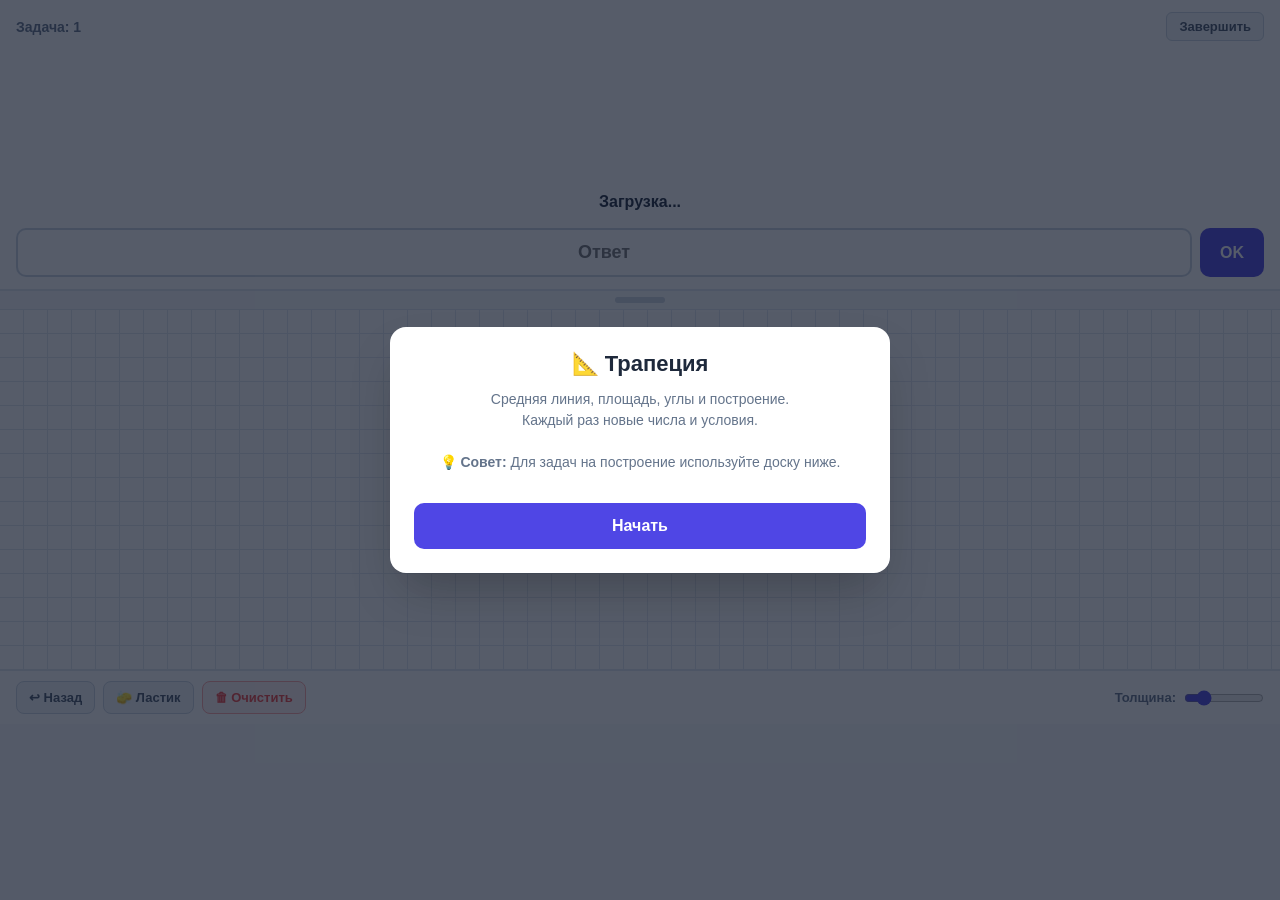
<file: trump2.html>
<!DOCTYPE html>
<html lang="ru">
<head>
<meta charset="UTF-8">
<meta name="viewport" content="width=device-width, initial-scale=1.0, maximum-scale=1.0, user-scalable=no">
<title>Трапеция: Тренажёр</title>
<style>
  * { box-sizing: border-box; margin: 0; padding: 0; -webkit-tap-highlight-color: transparent; }
  
  body {
    font-family: -apple-system, BlinkMacSystemFont, 'Segoe UI', Roboto, sans-serif;
    min-height: 100vh; min-height: 100dvh;
    display: flex; flex-direction: column;
    background: #f8fafc; color: #1e293b;
    overflow-y: auto; overflow-x: hidden;
  }

  /* --- ВЕРХНЯЯ ПАНЕЛЬ --- */
  .top-panel {
    padding: 12px 16px; background: #fff; border-bottom: 1px solid #e2e8f0;
    display: flex; flex-direction: column; gap: 10px; flex-shrink: 0;
  }
  .header-row { display: flex; justify-content: space-between; align-items: center; font-size: 14px; font-weight: 600; color: #64748b; }
  
  .finish-btn {
    background: #f1f5f9; border: 1px solid #cbd5e1; color: #475569;
    padding: 6px 12px; border-radius: 6px; font-size: 13px; font-weight: 600;
    cursor: pointer; font-family: inherit;
  }
  .finish-btn:active { background: #e2e8f0; }

  .question-text {
    font-size: 16px; font-weight: 700; text-align: center;
    color: #1e293b; line-height: 1.4;
  }
  
  /* --- БЛОК РИСУНКА --- */
  .graphic-container {
    display: flex; justify-content: center; align-items: center;
    min-height: 120px; margin: 5px 0; padding: 0 10px;
  }
  .graphic-container svg {
    max-height: 140px; width: 100%; max-width: 320px;
  }

  .input-row { display: flex; gap: 8px; margin-top: 5px; }
  .input-row input {
    flex: 1; padding: 12px; border: 2px solid #cbd5e1; border-radius: 10px;
    font-size: 18px; font-weight: 700; text-align: center; font-family: inherit;
    outline: none; transition: border-color 0.2s;
  }
  .input-row input:focus { border-color: #4f46e5; }
  .input-row button {
    padding: 0 20px; background: #4f46e5; color: #fff; border: none;
    border-radius: 10px; font-size: 16px; font-weight: 700; cursor: pointer;
    transition: background 0.2s; font-family: inherit;
  }
  .input-row button:active { background: #4338ca; }
  .input-row button:disabled { opacity: 0.5; cursor: default; }

  /* --- ПОЛОСА РАЗДЕЛИТЕЛЬ --- */
  .resizer {
    height: 20px; background: #f8fafc; display: flex; align-items: center; justify-content: center;
    cursor: ns-resize; border-top: 1px solid #e2e8f0; border-bottom: 1px solid #e2e8f0;
    touch-action: none; user-select: none; flex-shrink: 0; z-index: 5;
  }
  .resizer-handle { width: 50px; height: 6px; background: #cbd5e1; border-radius: 3px; }

  /* --- ДОСКА --- */
  .canvas-container {
    height: 40dvh; min-height: 200px; flex-shrink: 0;
    position: relative; background-color: #fff;
    background-image:
      linear-gradient(to right, #e2e8f0 1px, transparent 1px),
      linear-gradient(to bottom, #e2e8f0 1px, transparent 1px);
    background-size: 24px 24px; background-position: -1px -1px;
    touch-action: none; overflow: hidden;
  }
  canvas { position: absolute; top: 0; left: 0; width: 100%; height: 100%; cursor: crosshair; display: block; }

  /* --- ПАНЕЛЬ ИНСТРУМЕНТОВ --- */
  .toolbar {
    display: flex; align-items: center; gap: 8px; padding: 10px 16px;
    background: #fff; border-top: 1px solid #e2e8f0; flex-shrink: 0; overflow-x: auto;
  }
  .tool-btn {
    display: flex; align-items: center; justify-content: center;
    padding: 8px 12px; background: #f1f5f9; border: 1px solid #cbd5e1;
    border-radius: 8px; font-size: 13px; font-weight: 600; color: #475569;
    cursor: pointer; white-space: nowrap; transition: all 0.2s; font-family: inherit;
  }
  .tool-btn:active { background: #e2e8f0; }
  .tool-btn.active { background: #4f46e5; color: #fff; border-color: #4f46e5; }
  .tool-btn.danger { color: #ef4444; border-color: #fca5a5; background: #fef2f2; }
  
  .slider-wrapper { display: flex; align-items: center; gap: 8px; margin-left: auto; font-size: 13px; font-weight: 600; color: #64748b; padding-left: 8px; }
  input[type=range] { width: 80px; accent-color: #4f46e5; }

  /* --- ФИДБЕК --- */
  .feedback {
    position: absolute; bottom: 20px; left: 50%; transform: translateX(-50%);
    background: #1e293b; color: #fff; padding: 12px 24px; border-radius: 20px;
    font-weight: 600; font-size: 15px; opacity: 0; transition: opacity 0.3s;
    pointer-events: none; box-shadow: 0 10px 15px -3px rgba(0,0,0,0.2);
    white-space: nowrap; z-index: 10;
  }
  .feedback.show { opacity: 1; }
  .feedback.ok { background: #10b981; }
  .feedback.bad { background: #ef4444; }

  /* --- МОДАЛКИ --- */
  .modal { position: fixed; inset: 0; background: rgba(15, 23, 42, 0.7); display: flex; align-items: center; justify-content: center; z-index: 100; padding: 20px; }
  .modal-content { background: #fff; border-radius: 16px; padding: 24px; max-width: 500px; width: 100%; box-shadow: 0 25px 50px -12px rgba(0,0,0,0.25); display: flex; flex-direction: column; max-height: 90vh; }
  .modal h1 { font-size: 22px; margin-bottom: 12px; color: #1e293b; text-align: center; }
  .modal p { color: #64748b; font-size: 14px; margin-bottom: 20px; line-height: 1.5; text-align: center; }
  .modal button.main-btn {
    width: 100%; padding: 14px; background: #4f46e5; color: #fff;
    border: none; border-radius: 10px; font-size: 16px; font-weight: 700;
    cursor: pointer; transition: background 0.2s; font-family: inherit;
    margin-top: 10px; flex-shrink: 0;
  }
  .hidden { display: none !important; }

  /* --- РЕЗУЛЬТАТЫ --- */
  .results-list { flex: 1; overflow-y: auto; margin-bottom: 16px; display: flex; flex-direction: column; gap: 10px; padding-right: 4px; }
  .result-item { padding: 12px; border-radius: 8px; border: 1px solid #e2e8f0; background: #f8fafc; font-size: 14px; }
  .result-item.ok { border-left: 4px solid #10b981; }
  .result-item.bad { border-left: 4px solid #ef4444; }
  .res-q { font-weight: 600; color: #1e293b; margin-bottom: 6px; }
  .res-info { display: flex; justify-content: space-between; color: #64748b; font-size: 13px; }
  .res-time { font-weight: 600; color: #4f46e5; }
</style>
</head>
<body>

  <div id="startModal" class="modal">
    <div class="modal-content">
      <h1>📐 Трапеция</h1>
      <p>Средняя линия, площадь, углы и построение.<br>
      Каждый раз новые числа и условия.<br><br>
      <b>💡 Совет:</b> Для задач на построение используйте доску ниже.</p>
      <button id="startBtn" class="main-btn">Начать</button>
    </div>
  </div>

  <div id="resultModal" class="modal hidden">
    <div class="modal-content">
      <h1>Итоги сессии</h1>
      <p id="resultSummary" style="margin-bottom: 10px;"></p>
      <div class="results-list" id="resultsList"></div>
      <button id="restartBtn" class="main-btn">Начать заново</button>
    </div>
  </div>

  <!-- ВЕРХНЯЯ ПАНЕЛЬ -->
  <div class="top-panel">
    <div class="header-row">
      <span>Задача: <span id="qCount">1</span></span>
      <button id="finishBtn" class="finish-btn">Завершить</button>
    </div>
    
    <div id="graphicContainer" class="graphic-container"></div>
    
    <div class="question-text" id="questionText">Загрузка...</div>
    
    <div class="input-row">
      <input type="text" inputmode="text" id="answerInput" placeholder="Ответ" autocomplete="off">
      <button id="submitBtn">OK</button>
    </div>
  </div>

  <!-- РАЗДЕЛИТЕЛЬ -->
  <div class="resizer" id="resizer">
    <div class="resizer-handle"></div>
  </div>

  <!-- ДОСКА -->
  <div class="canvas-container" id="canvasWrapper">
    <canvas id="drawingCanvas"></canvas>
    <div class="feedback" id="feedback"></div>
  </div>

  <!-- ПАНЕЛЬ ИНСТРУМЕНТОВ -->
  <div class="toolbar">
    <button class="tool-btn" id="undoBtn">↩ Назад</button>
    <button class="tool-btn" id="eraserBtn">🧽 Ластик</button>
    <button class="tool-btn danger" id="clearBtn">🗑 Очистить</button>
    <div class="slider-wrapper">
      <span>Толщина:</span>
      <input type="range" id="sizeSlider" min="1" max="12" value="3">
    </div>
  </div>

<script>
/* ================== ГЕНЕРАТОР ЗАДАЧ ================== */
function getRandomInt(min, max) { return Math.floor(Math.random() * (max - min + 1)) + min; }
function getRandomEven(min, max) { return getRandomInt(Math.ceil(min/2), Math.floor(max/2)) * 2; }

// Отрисовка SVG трапеции
function getTrapezoidSVG(a, b, h, isIsosceles, labels) {
  const maxW = Math.max(a, b);
  const scale = 160 / maxW;
  const W = 260, H = 140;
  
  const wA = a * scale;
  const wB = b * scale;
  const wH = h * scale;
  
  const yBot = H - 20;
  const yTop = yBot - wH;
  
  let x1, x2, x3, x4;
  if (isIsosceles) {
    x1 = (W - wA) / 2;
    x2 = x1 + wA;
    x3 = (W - wB) / 2;
    x4 = x3 + wB;
  } else {
    x1 = (W - maxW) / 2;
    x2 = x1 + wA;
    x3 = x1;
    x4 = x1 + wB;
  }

  let svg = `<svg viewBox="0 0 ${W} ${H}" xmlns="http://www.w3.org/2000/svg">`;
  
  // Сама трапеция
  svg += `<polygon points="${x1},${yBot} ${x2},${yBot} ${x4},${yTop} ${x3},${yTop}" fill="#f1f5f9" stroke="#475569" stroke-width="2"/>`;
  
  // Высота (пунктиром)
  if (labels.h) {
    svg += `<line x1="${x3}" y1="${yTop}" x2="${x3}" y2="${yBot}" stroke="#94a3b8" stroke-dasharray="4"/>`;
    svg += `<text x="${x3 - 10}" y="${yTop + wH/2}" font-size="14" fill="#64748b" text-anchor="end">${labels.h}</text>`;
  }
  
  // Средняя линия
  if (labels.m) {
    const xM1 = (x1 + x3) / 2;
    const xM2 = (x2 + x4) / 2;
    const yM = (yBot + yTop) / 2;
    
    svg += `<line x1="${xM1}" y1="${yM}" x2="${xM2}" y2="${yM}" stroke="#3b82f6" stroke-width="2.5" />`;
    svg += `<circle cx="${xM1}" cy="${yM}" r="3" fill="#3b82f6" />`;
    svg += `<circle cx="${xM2}" cy="${yM}" r="3" fill="#3b82f6" />`;
    svg += `<text x="${(xM1 + xM2) / 2}" y="${yM - 8}" font-size="14" fill="#3b82f6" text-anchor="middle" font-weight="bold">${labels.m}</text>`;
  }
  
  // Подписи оснований
  if (labels.a) svg += `<text x="${x1 + wA/2}" y="${yBot + 18}" font-size="14" fill="#1e293b" text-anchor="middle" font-weight="bold">${labels.a}</text>`;
  if (labels.b) svg += `<text x="${x3 + wB/2}" y="${yTop - 8}" font-size="14" fill="#1e293b" text-anchor="middle" font-weight="bold">${labels.b}</text>`;
  
  // Углы
  if (labels.alpha) svg += `<text x="${x1 + 15}" y="${yBot - 5}" font-size="12" fill="#ef4444" font-weight="bold">α</text>`;
  if (labels.beta) svg += `<text x="${x2 - 15}" y="${yBot - 5}" font-size="12" fill="#ef4444" font-weight="bold">β</text>`;
  
  svg += `</svg>`;
  return svg;
}

function generateQuestion() {
  const isDrawing = Math.random() < 0.5;
  
  if (isDrawing) {
    const type = getRandomInt(1, 5);
    let a, b, h, m, S;
    let text, answer, svg;
    
    a = getRandomEven(10, 30);
    b = getRandomEven(4, a - 2); 
    h = getRandomInt(3, 12);
    
    if (type === 1) {
      m = (a + b) / 2;
      text = `На рисунке изображена трапеция. Найдите её среднюю линию (m).`;
      answer = m;
      svg = getTrapezoidSVG(a, b, h, true, {a: a, b: b, m: 'm = ?'});
    } 
    else if (type === 2) {
      m = (a + b) / 2;
      text = `Средняя линия трапеции равна ${m}, а меньшее основание — ${b}. Найдите большее основание.`;
      answer = a;
      svg = getTrapezoidSVG(a, b, h, true, {b: b, m: `m = ${m}`});
    }
    else if (type === 3) {
      S = ((a + b) / 2) * h;
      text = `Найдите площадь трапеции, если её основания равны ${a} и ${b}, а высота — ${h}.`;
      answer = S;
      svg = getTrapezoidSVG(a, b, h, true, {a: a, b: b, h: 'h', m: 'm'});
    }
    else if (type === 4) {
      S = ((a + b) / 2) * h;
      text = `Площадь трапеции равна ${S}, а средняя линия — ${(a+b)/2}. Найдите высоту трапеции.`;
      answer = h;
      svg = getTrapezoidSVG(a, b, h, true, {a: a, b: b, h: 'h = ?', m: `m = ${(a+b)/2}`});
    }
    else if (type === 5) {
      const alpha = getRandomInt(30, 70);
      const beta = 180 - alpha;
      text = `В равнобедренной трапеции один из углов при основании равен ${alpha}°. Найдите больший угол трапеции.`;
      answer = beta;
      svg = getTrapezoidSVG(a, b, h, true, {a: 'a', b: 'b', alpha: true});
    }
    return { text, answer, svg };
  } 
  else {
    const type = getRandomInt(6, 10);
    let text, answer, svg;
    
    if (type === 6) {
      const alpha = getRandomInt(20, 80);
      text = `Постройте трапецию. Угол при большем основании равен ${alpha}°. Найдите тупой угол, прилежащий к той же боковой стороне.`;
      answer = 180 - alpha;
      svg = `<div style="color:#94a3b8; font-size: 14px; text-align:center;">Нарисуйте трапецию на доске ниже, чтобы проверить себя.</div>`;
    }
    else if (type === 7) {
      const alpha = getRandomInt(40, 80);
      const beta = 180 - alpha;
      text = `Постройте равнобедренную трапецию с острым углом ${alpha}°. Чему равен её тупой угол?`;
      answer = beta;
      svg = `<div style="color:#94a3b8; font-size: 14px; text-align:center;">Используйте клетчатую доску для построения.</div>`;
    }
    else if (type === 8) {
      const part = getRandomInt(2, 5);
      const alpha = 30 * part;
      const beta = 180 - alpha;
      text = `В равнобедренной трапеции острый угол в ${part} раза меньше тупого. Найдите тупой угол.`;
      answer = beta;
      svg = "";
    }
    else if (type === 9) {
      // ИСПРАВЛЕНО: Прямоугольная трапеция.
      // Углы: 90, 90, alpha, beta. alpha + beta = 180.
      // Если дан острый (30-80), второй будет тупым. Если дан тупой (100-150), второй будет острым.
      const isAcuteGiven = Math.random() < 0.5;
      if (isAcuteGiven) {
          const alpha = getRandomInt(30, 80);
          text = `Постройте прямоугольную трапецию, у которой один из углов равен ${alpha}°. Найдите неизвестный тупой угол.`;
          answer = 180 - alpha;
      } else {
          const alpha = getRandomInt(100, 150);
          text = `Постройте прямоугольную трапецию, у которой один из углов равен ${alpha}°. Найдите неизвестный острый угол.`;
          answer = 180 - alpha;
      }
      svg = `<div style="color:#94a3b8; font-size: 14px; text-align:center;">Помните: в прямоугольной трапеции два угла по 90°.</div>`;
    }
    else {
      const k = getRandomInt(2, 4);
      const a = getRandomEven(10, 30);
      const b = a * k;
      const m = (a + b) / 2;
      text = `Основания трапеции относятся как 1:${k}. Средняя линия равна ${m}. Найдите большее основание.`;
      answer = b;
      svg = getTrapezoidSVG(b, a, 8, true, {m: `m = ${m}`});
    }
    
    return { text, answer, svg };
  }
}

/* ================== DOM ================== */
const startModal = document.getElementById('startModal');
const resultModal = document.getElementById('resultModal');
const startBtn = document.getElementById('startBtn');
const restartBtn = document.getElementById('restartBtn');
const finishBtn = document.getElementById('finishBtn');
const questionText = document.getElementById('questionText');
const graphicContainer = document.getElementById('graphicContainer');
const answerInput = document.getElementById('answerInput');
const submitBtn = document.getElementById('submitBtn');
const qCountEl = document.getElementById('qCount');
const feedbackEl = document.getElementById('feedback');
const resultsList = document.getElementById('resultsList');
const resultSummary = document.getElementById('resultSummary');
const canvasWrapper = document.getElementById('canvasWrapper');
const resizer = document.getElementById('resizer');
const canvas = document.getElementById('drawingCanvas');
const ctx = canvas.getContext('2d');
const undoBtn = document.getElementById('undoBtn');
const eraserBtn = document.getElementById('eraserBtn');
const clearBtn = document.getElementById('clearBtn');
const sizeSlider = document.getElementById('sizeSlider');

/* ================== СОСТОЯНИЕ ================== */
let currentQ = null;
let qIndex = 1;
let qStartTime = 0;
let sessionHistory = [];
let isDrawing = false;
let isEraser = false;
let undoStack = [];
let lastX = 0, lastY = 0;

/* ================== ПАРСЕР ЧИСЕЛ ================== */
function parseNum(str) {
  if (!str) return NaN;
  str = String(str).replace(/,/g, '.').replace(/\s/g, '').replace(/%/g, '');
  if (str.includes('/')) {
    const parts = str.split('/');
    if (parts.length === 2) {
      const a = parseFloat(parts[0]);
      const b = parseFloat(parts[1]);
      if (!isNaN(a) && !isNaN(b) && b !== 0) return a / b;
    }
    return NaN;
  }
  const v = Number(str);
  return isFinite(v) ? v : NaN;
}

/* ================== ИГРОВАЯ ЛОГИКА ================== */
function initGame() {
  startModal.classList.add('hidden');
  resultModal.classList.add('hidden');
  qIndex = 1;
  sessionHistory = [];
  loadQuestion();
}

function loadQuestion() {
  currentQ = generateQuestion();
  graphicContainer.innerHTML = currentQ.svg || '';
  questionText.innerHTML = currentQ.text.replace(/\n/g, '<br>');
  qCountEl.textContent = qIndex;
  answerInput.value = '';
  answerInput.disabled = false;
  submitBtn.disabled = false;
  
  window.scrollTo({ top: 0, behavior: 'smooth' });
  clearCanvas();
  qStartTime = Date.now();
}

function checkAnswer() {
  const val = answerInput.value.trim();
  if (val === '') return;
  
  const userAns = parseNum(val);
  if (isNaN(userAns)) {
    answerInput.style.borderColor = '#ef4444';
    setTimeout(() => answerInput.style.borderColor = '#4f46e5', 800);
    return;
  }

  answerInput.disabled = true;
  submitBtn.disabled = true;

  const isCorrect = Math.abs(userAns - currentQ.answer) < 0.01;
  const timeSpent = Math.round((Date.now() - qStartTime) / 1000);
  
  sessionHistory.push({
    text: currentQ.text,
    answer: currentQ.answer,
    userAnswer: val,
    isCorrect: isCorrect,
    timeSpent: timeSpent
  });

  if (isCorrect) showFeedback(`✅ Верно!`, 'ok');
  else showFeedback(`❌ Ошибка. Ответ: ${currentQ.answer}`, 'bad');

  setTimeout(() => {
    qIndex++;
    loadQuestion();
  }, 1800);
}

function showFeedback(msg, type) {
  feedbackEl.textContent = msg;
  feedbackEl.className = `feedback show ${type}`;
  setTimeout(() => { feedbackEl.classList.remove('show'); }, 1700);
}

function finishSession() {
  if (sessionHistory.length === 0) {
    alert("Вы еще не решили ни одного задания!");
    return;
  }
  
  const total = sessionHistory.length;
  const correct = sessionHistory.filter(h => h.isCorrect).length;
  const totalTime = sessionHistory.reduce((sum, h) => sum + h.timeSpent, 0);
  const m = Math.floor(totalTime / 60);
  const s = totalTime % 60;
  const timeStr = m > 0 ? `${m} мин ${s} сек` : `${s} сек`;

  resultSummary.innerHTML = `Решено заданий: <b>${total}</b><br>Правильно: <b>${correct}</b> из ${total}<br>Общее время: <b>${timeStr}</b>`;

  resultsList.innerHTML = sessionHistory.map((h, i) => {
    let timeDisp = h.timeSpent >= 60 ? `${Math.floor(h.timeSpent / 60)}м ${h.timeSpent % 60}с` : `${h.timeSpent} сек`;
    return `
      <div class="result-item ${h.isCorrect ? 'ok' : 'bad'}">
        <div class="res-q">${i + 1}. ${h.text.replace(/\n/g, ' ')}</div>
        <div class="res-info">
          <span>Ответ: <b>${h.userAnswer}</b> ${!h.isCorrect ? `(Верно: ${h.answer})` : ''}</span>
          <span class="res-time">⏱ ${timeDisp}</span>
        </div>
      </div>
    `;
  }).join('');

  resultModal.classList.remove('hidden');
}

/* ================== РИСОВАНИЕ ================== */
function resizeCanvas() {
  const rect = canvasWrapper.getBoundingClientRect();
  const dpr = window.devicePixelRatio || 1;
  
  const tempCanvas = document.createElement('canvas');
  tempCanvas.width = canvas.width;
  tempCanvas.height = canvas.height;
  tempCanvas.getContext('2d').drawImage(canvas, 0, 0);

  canvas.width = rect.width * dpr;
  canvas.height = rect.height * dpr;
  
  ctx.setTransform(1, 0, 0, 1, 0, 0);
  ctx.scale(dpr, dpr);
  
  ctx.drawImage(tempCanvas, 0, 0, tempCanvas.width, tempCanvas.height, 0, 0, rect.width, rect.height);
  ctx.lineCap = 'round';
  ctx.lineJoin = 'round';
  ctx.lineWidth = sizeSlider.value;
  ctx.strokeStyle = '#000';
}

function getPos(e) {
  const rect = canvas.getBoundingClientRect();
  const clientX = e.touches ? e.touches[0].clientX : e.clientX;
  const clientY = e.touches ? e.touches[0].clientY : e.clientY;
  return { x: clientX - rect.left, y: clientY - rect.top };
}

function startDraw(e) {
  if (e.type === 'mousedown' && e.button !== 0) return;
  if (e.type === 'touchstart' && e.touches.length > 1) return;
  
  e.preventDefault();
  saveState();
  isDrawing = true;
  const pos = getPos(e);
  lastX = pos.x; lastY = pos.y;
  
  ctx.beginPath();
  ctx.arc(lastX, lastY, ctx.lineWidth / 2, 0, Math.PI * 2);
  ctx.fillStyle = '#000';
  ctx.globalCompositeOperation = isEraser ? 'destination-out' : 'source-over';
  ctx.fill();
}

function draw(e) {
  if (!isDrawing) return;
  e.preventDefault();
  const pos = getPos(e);
  
  ctx.beginPath();
  ctx.moveTo(lastX, lastY);
  ctx.lineTo(pos.x, pos.y);
  ctx.stroke();
  
  lastX = pos.x; lastY = pos.y;
}

function stopDraw() { isDrawing = false; }

function saveState() {
  if (undoStack.length > 20) undoStack.shift();
  undoStack.push(ctx.getImageData(0, 0, canvas.width, canvas.height));
}

function undo() {
  if (undoStack.length === 0) return;
  const state = undoStack.pop();
  ctx.putImageData(state, 0, 0);
}

function clearCanvas() {
  saveState();
  ctx.clearRect(0, 0, canvas.width, canvas.height);
}

canvas.addEventListener('mousedown', startDraw);
canvas.addEventListener('mousemove', draw);
window.addEventListener('mouseup', stopDraw);
canvas.addEventListener('mouseleave', stopDraw);
canvas.addEventListener('touchstart', startDraw, { passive: false });
canvas.addEventListener('touchmove', draw, { passive: false });
window.addEventListener('touchend', stopDraw);
window.addEventListener('touchcancel', stopDraw);

/* ================== ИЗМЕНЕНИЕ РАЗМЕРА ДОСКИ ================== */
let isResizing = false;
let startYResize = 0;
let startHeightResize = 0;

resizer.addEventListener('mousedown', startResize);
resizer.addEventListener('touchstart', startResize, { passive: false });

function startResize(e) {
  isResizing = true;
  startYResize = e.touches ? e.touches[0].clientY : e.clientY;
  startHeightResize = canvasWrapper.offsetHeight;
  canvasWrapper.style.flex = 'none';
  e.preventDefault();
}

window.addEventListener('mousemove', doResize);
window.addEventListener('touchmove', doResize, { passive: false });

function doResize(e) {
  if (!isResizing) return;
  const clientY = e.touches ? e.touches[0].clientY : e.clientY;
  const deltaY = clientY - startYResize;
  let newHeight = startHeightResize - deltaY;
  
  if (newHeight < 150) newHeight = 150;
  if (newHeight > window.innerHeight * 0.85) newHeight = window.innerHeight * 0.85;
  
  canvasWrapper.style.height = newHeight + 'px';
  e.preventDefault();
}

window.addEventListener('mouseup', stopResize);
window.addEventListener('touchend', stopResize);

function stopResize() {
  if (isResizing) {
    isResizing = false;
    resizeCanvas();
  }
}

/* ================== ИНСТРУМЕНТЫ ================== */
undoBtn.addEventListener('click', undo);
clearBtn.addEventListener('click', clearCanvas);

eraserBtn.addEventListener('click', () => {
  isEraser = !isEraser;
  eraserBtn.classList.toggle('active', isEraser);
  ctx.globalCompositeOperation = isEraser ? 'destination-out' : 'source-over';
});

sizeSlider.addEventListener('input', () => { ctx.lineWidth = sizeSlider.value; });

/* ================== СОБЫТИЯ ================== */
startBtn.addEventListener('click', initGame);
restartBtn.addEventListener('click', initGame);
submitBtn.addEventListener('click', checkAnswer);
finishBtn.addEventListener('click', finishSession);

answerInput.addEventListener('keydown', (e) => {
  if (e.key === 'Enter') { e.preventDefault(); checkAnswer(); }
});

window.addEventListener('resize', resizeCanvas);
window.addEventListener('orientationchange', () => setTimeout(resizeCanvas, 150));

// Инициализация
resizeCanvas();
</script>
</body>
</html>
</file>
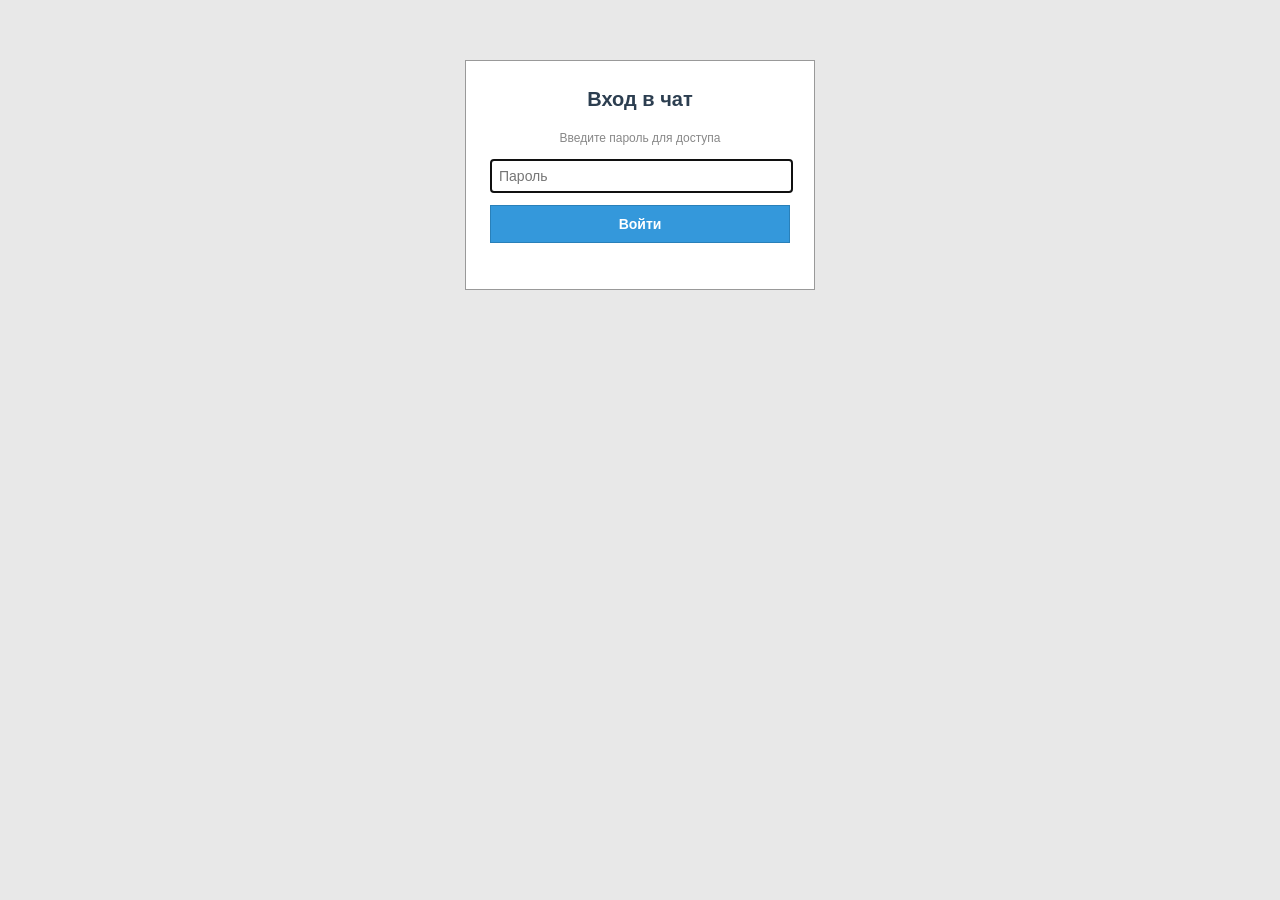
<file: WebRetroChat.html>
<!DOCTYPE html>
<html lang="ru">
<head>
<meta http-equiv="Content-Type" content="text/html; charset=utf-8">
<meta http-equiv="X-UA-Compatible" content="IE=edge">
<meta name="viewport" content="width=device-width, initial-scale=1.0">
<title>Веб-чат</title>

<!-- ============================================================
     ВЕБ-ЧАТ НА FIREBASE REALTIME DATABASE
     Совместим со старыми браузерами (IE6+, Firefox 1.0+, Netscape)

     ИНСТРУКЦИЯ ПО УСТАНОВКЕ:
     1. Замените значение переменной databaseURL в коде ниже
        на URL вашей Firebase Realtime Database
        (вида https://ваш-проект.firebaseio.com).
     2. В настройках Firebase установите правила базы данных:
        { "rules": { ".read": true, ".write": true } }
        (Внимание: эти правила открывают доступ всем.
         Для production настройте аутентификацию.)
     3. Загрузите файл на GitHub Pages или любой хостинг.

     Особенности:
     - Пароль входа: 228 (можно изменить в переменной PASSWORD)
     - Имя пользователя сохраняется в localStorage
     - Отправка текста и изображений (base64 Data URL)
     - Опрос сообщений каждые 2 секунды (XMLHttpRequest)
     - Настройка цвета фона, очистка чата, смайлы

     НОВОЕ В ЭТОЙ ВЕРСИИ:
     - Звуковые уведомления при получении новых сообщений
     - Индикатор «Печатает...» (узел /typing в Firebase)
     - Пагинация: загрузка по 20 сообщений + кнопка «Загрузить ещё»
     - Улучшенный формат даты (сегодня / вчера / полная дата)
     - Автоматическая подсветка гиперссылок в тексте сообщений
     - Улучшенная адаптивная вёрстка для мобильных устройств
     ============================================================ -->

<style>
/* ============================================================
   СТИЛИ (совместимы с IE6+)
   Намеренно избегаем: border-radius, box-shadow, flexbox,
   CSS-градиентов, transiciones — они не работают в IE6.
   Вместо flexbox используем таблицы и float.
   ============================================================ */

* {
    margin: 0;
    padding: 0;
}

html, body {
    height: 100%;
}

body {
    font-family: Arial, Helvetica, sans-serif;
    font-size: 14px;
    background-color: #e8e8e8;
    color: #333333;
    line-height: 1.45;
}

/* --- Экраны (контейнеры) --- */
.screen {
    width: 100%;
}

#authScreen, #nameScreen {
    padding-top: 60px;
    text-align: center;
}

/* --- Центральная форма (пароль / имя) --- */
.form-box {
    width: 300px;
    margin: 0 auto;
    background-color: #ffffff;
    border: 1px solid #999999;
    padding: 24px;
    text-align: left;
}

.form-box h2 {
    margin-bottom: 16px;
    color: #2c3e50;
    font-size: 20px;
    text-align: center;
}

.form-box p.hint {
    font-size: 12px;
    color: #888888;
    text-align: center;
    margin-bottom: 12px;
}

.form-box input[type="text"],
.form-box input[type="password"] {
    width: 95%;
    padding: 8px;
    border: 1px solid #cccccc;
    font-size: 14px;
    background-color: #ffffff;
    color: #333333;
}

.form-box button {
    width: 100%;
    padding: 10px;
    margin-top: 12px;
    background-color: #3498db;
    color: #ffffff;
    border: none;
    border: 1px solid #2980b9;
    cursor: pointer;
    font-size: 14px;
    font-weight: bold;
}

.form-box button:hover {
    background-color: #2980b9;
}

.error-msg {
    color: #c0392b;
    font-size: 12px;
    margin-top: 8px;
    text-align: center;
    min-height: 14px;
}

/* --- Шапка чата --- */
#header {
    background-color: #2c3e50;
    color: #ffffff;
    padding: 8px 12px;
    overflow: hidden; /* выполняет роль clearfix */
    border-bottom: 2px solid #34495e;
}

#header .title {
    float: left;
    font-size: 18px;
    font-weight: bold;
    padding-top: 4px;
}

#header .user-info {
    float: left;
    margin-left: 16px;
    padding-top: 6px;
    font-size: 13px;
    color: #bdc3c7;
}

#header .buttons {
    float: right;
    padding-top: 2px;
}

#header .buttons button {
    margin-left: 4px;
    padding: 5px 10px;
    background-color: #34495e;
    color: #ffffff;
    border: 1px solid #4a6278;
    cursor: pointer;
    font-size: 12px;
}

#header .buttons button:hover {
    background-color: #4a6278;
}

/* --- Панель настроек --- */
#settingsPanel {
    background-color: #ecf0f1;
    border-bottom: 1px solid #bdc3c7;
    padding: 12px;
    display: none;
}

#settingsPanel h3 {
    font-size: 15px;
    margin-bottom: 10px;
    color: #2c3e50;
}

#settingsPanel .row {
    margin-bottom: 10px;
}

#settingsPanel label {
    display: block;
    font-size: 12px;
    color: #555555;
    margin-bottom: 4px;
    font-weight: bold;
}

#settingsPanel input[type="text"] {
    padding: 4px;
    border: 1px solid #cccccc;
    font-size: 13px;
    width: 100px;
    background-color: #ffffff;
}

#settingsPanel .preset-btn {
    padding: 3px 8px;
    margin: 2px 2px 0 0;
    border: 1px solid #999999;
    background-color: #ffffff;
    cursor: pointer;
    font-size: 11px;
    display: inline-block;
    color: #333333;
}

#settingsPanel .preset-btn:hover {
    background-color: #f0f0f0;
}

#clearChatBtn {
    background-color: #e74c3c;
    color: #ffffff;
    border: 1px solid #c0392b;
    padding: 6px 12px;
    cursor: pointer;
    font-size: 13px;
    font-weight: bold;
}

#clearChatBtn:hover {
    background-color: #c0392b;
}

/* --- Область сообщений --- */
#messagesArea {
    height: 400px;
    overflow: auto;     /* прокрутка в старых браузерах */
    padding: 12px;
    background-color: #ffffff;
    border-bottom: 1px solid #cccccc;
}

.empty-hint {
    text-align: center;
    color: #999999;
    padding: 40px 10px;
    font-style: italic;
}

.message {
    margin-bottom: 10px;
    padding: 8px 12px;
    background-color: #f8f9fa;
    border-left: 3px solid #3498db;
    word-wrap: break-word;        /* перенос длинных слов — работает в IE6 */
    overflow: hidden;             /* clearfix + обрезка лишнего */
}

.message.own {
    border-left-color: #27ae60;
    background-color: #eafaf1;
}

.message .msg-header {
    font-size: 12px;
    color: #7f8c8d;
    margin-bottom: 4px;
}

.message .msg-name {
    font-weight: bold;
    color: #2c3e50;
}

.message.own .msg-name {
    color: #27ae60;
}

.message .msg-text {
    font-size: 14px;
    color: #333333;
}

.message .msg-image {
    margin-top: 8px;
}

.message .msg-image img {
    max-width: 100%;
    border: 1px solid #cccccc;
    display: block;
}

/* --- Ссылки в сообщениях --- */
.message .msg-text a {
    color: #2980b9;
    text-decoration: underline;
}
.message .msg-text a:visited {
    color: #8e44ad;
}

/* --- Кнопка «Загрузить ещё» (вверху области сообщений) --- */
#loadMoreWrap {
    text-align: center;
    padding: 8px 0 12px 0;
}
#loadMoreBtn {
    padding: 6px 16px;
    background-color: #ecf0f1;
    color: #2c3e50;
    border: 1px solid #95a5a6;
    cursor: pointer;
    font-size: 13px;
    font-weight: bold;
}
#loadMoreBtn:hover {
    background-color: #d6dbdf;
}
#loadMoreHint {
    display: block;
    margin-top: 4px;
    font-size: 11px;
    color: #95a5a6;
}

/* --- Индикатор «Печатает...» --- */
#typingIndicator {
    display: none;
    padding: 4px 12px 6px 12px;
    background-color: #fafafa;
    border-top: 1px solid #eeeeee;
    font-size: 12px;
    color: #7f8c8d;
    font-style: italic;
}
#typingIndicator .typing-dots {
    display: inline-block;
    color: #3498db;
    font-weight: bold;
}

/* --- Поле ввода --- */
#inputArea {
    padding: 10px 12px;
    background-color: #ffffff;
    border-top: 1px solid #cccccc;
}

#smileysBar {
    margin-bottom: 6px;
    padding: 4px;
    background-color: #f8f9fa;
    border: 1px solid #e0e0e0;
}

#smileysBar .smiley {
    display: inline-block;
    margin: 1px 2px;
    padding: 2px 6px;
    background-color: #ffffff;
    border: 1px solid #dddddd;
    cursor: pointer;
    font-size: 14px;
}

#smileysBar .smiley:hover {
    background-color: #e8e8e8;
}

#msgInput {
    width: 100%;
    padding: 8px;
    border: 1px solid #cccccc;
    font-size: 14px;
    background-color: #ffffff;
    color: #333333;
}

#sendBtn {
    padding: 8px 18px;
    background-color: #27ae60;
    color: #ffffff;
    border: 1px solid #229954;
    cursor: pointer;
    font-size: 14px;
    font-weight: bold;
    white-space: nowrap;
}

#sendBtn:hover {
    background-color: #229954;
}

#fileInput {
    margin-top: 6px;
    font-size: 12px;
}

#fileUnsupported {
    display: none;
    color: #7f8c8d;
    font-size: 12px;
    font-style: italic;
    margin-top: 6px;
}

/* --- Статус-бар (с индикатором соединения) --- */
#statusBar {
    padding: 4px 12px;
    background-color: #f0f0f0;
    border-top: 1px solid #cccccc;
    font-size: 12px;
    color: #555555;
}

#statusBar .dot {
    font-size: 14px;
    margin-right: 4px;
}

.dot-ok    { color: #27ae60; }
.dot-err   { color: #e74c3c; }
.dot-wait  { color: #f39c12; }

/* --- Уведомление о новых сообщениях (когда вкладка неактивна) --- */
#toast {
    position: fixed;
    top: 8px;
    right: 8px;
    background-color: #e74c3c;
    color: #ffffff;
    padding: 8px 14px;
    font-size: 13px;
    font-weight: bold;
    display: none;
    border: 1px solid #c0392b;
    cursor: pointer;
}

/* ============================================================
   АДАПТИВНОСТЬ ДЛЯ УЗКИХ ЭКРАНОВ (мобильные устройства)
   Медиа-запросы игнорируются в IE6, поэтому базовый вид остаётся
   читаемым. Для современных мобильных — улучшаем юзабилити:
   - Кнопка отправки на всю ширину
   - Больше отступов для удобства касания
   - Элементы ввода в столбик
   ============================================================ */
@media (max-width: 600px) {
    /* Шапка: прячем user-info и делаем кнопки компактнее */
    #header .user-info { display: none; }
    #header .title { font-size: 16px; }
    #header .buttons button {
        margin-left: 2px;
        padding: 5px 7px;
        font-size: 11px;
    }

    /* Область сообщений чуть ниже для экономии места */
    #messagesArea { height: 300px; padding: 8px; }

    /* Поле ввода — больше воздуха для пальцев */
    #inputArea { padding: 8px; }
    #msgInput {
        padding: 12px;
        font-size: 16px; /* iOS не зумит при фокусе, если >=16px */
    }

    /* Таблицу ввода превращаем в вертикальную раскладку:
       поле на всю ширину, кнопка под ним */
    #inputTable td {
        display: block;
        width: 100% !important;
        padding: 0 !important;
    }
    #sendBtn {
        width: 100%;
        padding: 12px;
        margin-top: 8px;
        font-size: 16px;
    }

    /* Файл-инпут занимает всю ширину */
    #fileInput {
        width: 100%;
        margin-top: 8px;
        padding: 6px;
    }

    /* Смайлы делаем крупнее для касания */
    #smileysBar .smiley {
        padding: 4px 8px;
        font-size: 16px;
    }

    /* Формы пароля/имени — на всю ширину */
    .form-box {
        width: auto;
        margin: 0 12px;
    }

    /* Панель настроек — отступы поменьше */
    #settingsPanel { padding: 8px; }
    #settingsPanel .preset-btn {
        padding: 5px 8px;
        margin: 2px;
    }
}
</style>
</head>
<body>

<!-- ============================================================
     ЭКРАН 1: ВВОД ПАРОЛЯ
     ============================================================ -->
<div id="authScreen" class="screen">
    <div class="form-box">
        <h2>Вход в чат</h2>
        <p class="hint">Введите пароль для доступа</p>
        <input type="password" id="passInput" placeholder="Пароль"
               onkeydown="if(event.keyCode==13){checkPassword();}">
        <button onclick="checkPassword()">Войти</button>
        <div id="authError" class="error-msg"></div>
    </div>
</div>

<!-- ============================================================
     ЭКРАН 2: ВВОД ИМЕНИ ПОЛЬЗОВАТЕЛЯ
     ============================================================ -->
<div id="nameScreen" class="screen" style="display:none">
    <div class="form-box">
        <h2>Как вас зовут?</h2>
        <p class="hint">Это имя будут видеть другие участники</p>
        <input type="text" id="nameInput" placeholder="Ваше имя" maxlength="30"
               onkeydown="if(event.keyCode==13){saveName();}">
        <button onclick="saveName()">Сохранить и войти</button>
        <div id="nameError" class="error-msg"></div>
    </div>
</div>

<!-- ============================================================
     ЭКРАН 3: ОСНОВНОЙ ЧАТ
     ============================================================ -->
<div id="chatScreen" class="screen" style="display:none">

    <!-- Шапка -->
    <div id="header">
        <span class="title">Веб-чат</span>
        <span class="user-info" id="userInfo"></span>
        <span class="buttons">
            <button onclick="toggleSettings()">Настройки</button>
            <button onclick="changeName()">Сменить имя</button>
            <button onclick="logout()">Выйти</button>
        </span>
    </div>

    <!-- Панель настроек (скрыта по умолчанию) -->
    <div id="settingsPanel">

        <div class="row">
            <label>Цвет фона страницы</label>
            <input type="text" id="bgColorInput" value="#e8e8e8" onchange="applyBgColor()">
            <span class="preset-btn" onclick="setBgPreset('#e8e8e8')">По умолч.</span>
            <span class="preset-btn" onclick="setBgPreset('#ffffff')">Белый</span>
            <span class="preset-btn" onclick="setBgPreset('#cccccc')">Серый</span>
            <span class="preset-btn" onclick="setBgPreset('#2c3e50')">Тёмный</span>
            <span class="preset-btn" onclick="setBgPreset('#1e3a8a')">Синий</span>
            <span class="preset-btn" onclick="setBgPreset('#1a6b1a')">Зелёный</span>
        </div>

        <div class="row">
            <label>Цвет области сообщений</label>
            <input type="text" id="msgBgColorInput" value="#ffffff" onchange="applyMsgBgColor()">
            <span class="preset-btn" onclick="setMsgBgPreset('#ffffff')">Белый</span>
            <span class="preset-btn" onclick="setMsgBgPreset('#f8f9fa')">Светло-серый</span>
            <span class="preset-btn" onclick="setMsgBgPreset('#e0e0e0')">Серый</span>
            <span class="preset-btn" onclick="setMsgBgPreset('#2c3e50')">Тёмный</span>
            <span class="preset-btn" onclick="setMsgBgPreset('#1a1a1a')">Чёрный</span>
        </div>

        <div class="row">
            <button id="clearChatBtn" onclick="clearChat()">Очистить чат (удалить все сообщения)</button>
        </div>

    </div>

    <!-- Область сообщений -->
    <div id="messagesArea">
        <div class="empty-hint">Загрузка сообщений...</div>
    </div>

    <!-- Поле ввода -->
    <div id="inputArea">

        <div id="smileysBar"></div>

        <!-- Таблица для надёжного размещения поля и кнопки в старых браузерах -->
        <table cellpadding="0" cellspacing="0" border="0" style="width:100%;">
            <tr>
                <td style="width:85%; padding-right:6px; vertical-align:middle;">
                    <input type="text" id="msgInput" placeholder="Введите сообщение..."
                           onkeydown="if(event.keyCode==13){sendMessage();}">
                </td>
                <td style="width:15%; text-align:right; vertical-align:middle;">
                    <button id="sendBtn" onclick="sendMessage()">Отправить</button>
                </td>
            </tr>
            <tr>
                <td colspan="2" style="padding-top:6px;">
                    <input type="file" id="fileInput" accept="image/*">
                    <span id="fileUnsupported">Загрузка фото недоступна в этом браузере (только текст)</span>
                </td>
            </tr>
        </table>

    </div>

    <!-- Статус-бар -->
    <div id="statusBar"><span class="dot dot-wait">●</span> Подключение к чату...</div>
</div>

<!-- Уведомление о новых сообщениях -->
<div id="toast" onclick="this.style.display='none';"></div>

<script>
/* ============================================================
   КОНФИГУРАЦИЯ
   ============================================================ */

// URL вашей Firebase Realtime Database.
// Замените на свой: "https://ваш-проект.firebaseio.com"
var databaseURL = "https://webretrochat-default-rtdb.firebaseio.com";

// Пароль для входа в чат
var PASSWORD = "228";

// Интервал опроса сообщений (мс)
var POLL_INTERVAL = 2000;

// Максимальный размер изображения (10 МБ).
// Firebase может не принимать слишком большие payload — 10 МБ разумный лимит.
var MAX_IMAGE_SIZE = 10 * 1024 * 1024;

/* ============================================================
   ГЛОБАЛЬНЫЕ ПЕРЕМЕННЫЕ (только var — для совместимости с IE6)
   ============================================================ */

var userName = "";          // Имя текущего пользователя
var pollTimer = null;       // Идентификатор таймера опроса
var isPolling = false;      // Флаг: идёт ли сейчас HTTP-запрос
var lastMsgCount = 0;       // Кол-во сообщений при прошлом опросе
var lastSeenKey = null;     // Ключ последнего seen-сообщения (необязательно)
var windowFocused = true;   // Фокус на вкладке (для уведомлений)
var unreadCount = 0;        // Кол-во непрочитанных сообщений

/* ============================================================
   ПОЛИФИЛЫ ДЛЯ СТАРЫХ БРАУЗЕРОВ
   ============================================================ */

/*
   Создание XMLHttpRequest с поддержкой IE6/IE5.5.
   Современные браузеры используют new XMLHttpRequest().
   IE6 использует ActiveXObject.
*/
function createXHR() {
    try { return new XMLHttpRequest(); } catch (e) {}
    try { return new ActiveXObject("Msxml2.XMLHTTP"); } catch (e) {}
    try { return new ActiveXObject("Microsoft.XMLHTTP"); } catch (e) {}
    return null;
}

/*
   Минимальная реализация JSON.stringify / JSON.parse
   для браузеров без встроенного JSON (IE6, IE7).
   stringify поддерживает строки, числа, булевы, null, массивы, объекты.
*/
var JSON = window.JSON || {};
if (!JSON.stringify) {
    JSON.stringify = function(obj) {
        var t = typeof obj;
        if (t !== "object" || obj === null) {
            // Примитивные типы
            if (t === "string") {
                return '"' + obj.replace(/\\/g, "\\\\")
                                .replace(/"/g, '\\"')
                                .replace(/\n/g, "\\n")
                                .replace(/\r/g, "\\r")
                                .replace(/\t/g, "\\t") + '"';
            }
            if (t === "number") {
                return isFinite(obj) ? String(obj) : "null";
            }
            if (t === "boolean") {
                return String(obj);
            }
            return "null";
        }
        // Рекурсивно обрабатываем массивы и объекты
        var parts = [];
        var isArray = (obj && obj.constructor === Array);
        var k;
        for (k in obj) {
            if (obj.hasOwnProperty(k)) {
                var v = JSON.stringify(obj[k]);
                if (v !== null) {
                    if (isArray) {
                        parts.push(v);
                    } else {
                        parts.push('"' + k + '":' + v);
                    }
                }
            }
        }
        return isArray ? ("[" + parts.join(",") + "]") : ("{" + parts.join(",") + "}");
    };
}
if (!JSON.parse) {
    JSON.parse = function(str) {
        if (!str || str.length === 0) return null;
        // Используем eval — для доверенных данных Firebase это допустимо.
        // В современных браузерах используется встроенный безопасный парсер.
        try {
            return eval("(" + str + ")");
        } catch (e) {
            return null;
        }
    };
}

/* Проверка доступности localStorage (IE6 не поддерживает) */
function hasLocalStorage() {
    try {
        var test = "__test__";
        window.localStorage.setItem(test, test);
        window.localStorage.removeItem(test);
        return true;
    } catch (e) {
        return false;
    }
}

function getLS(key) {
    if (!hasLocalStorage()) return null;
    try { return window.localStorage.getItem(key); } catch (e) { return null; }
}

function setLS(key, value) {
    if (!hasLocalStorage()) return;
    try { window.localStorage.setItem(key, value); } catch (e) {}
}

function removeLS(key) {
    if (!hasLocalStorage()) return;
    try { window.localStorage.removeItem(key); } catch (e) {}
}

/* Проверка поддержки FileReader (нужна для загрузки изображений) */
function hasFileReader() {
    return typeof window.FileReader !== "undefined";
}

/* Простой trim() для строк (IE6 не имеет String.prototype.trim) */
function trimStr(s) {
    if (s === null || s === undefined) return "";
    s = String(s);
    return s.replace(/^\s+/, "").replace(/\s+$/, "");
}

/* ============================================================
   АУТЕНТИФИКАЦИЯ
   ============================================================ */

/*
   Проверка пароля.
   Пароль жёстко зашит в переменной PASSWORD.
   После успешного ввода устанавливаем флаг chat_authed в localStorage,
   чтобы при перезагрузке не спрашивать пароль повторно.
*/
function checkPassword() {
    var input = document.getElementById("passInput").value;
    var errEl = document.getElementById("authError");

    if (input === PASSWORD) {
        // Пароль верный
        setLS("chat_authed", "1");
        errEl.innerHTML = "";
        proceedAfterAuth();
    } else {
        // Пароль неверный
        errEl.innerHTML = "Неверный пароль!";
        document.getElementById("passInput").value = "";
        document.getElementById("passInput").focus();
    }
}

/*
   Действия после успешного ввода пароля.
   Если имя пользователя уже сохранено — открываем чат сразу.
   Иначе — показываем форму ввода имени.
*/
function proceedAfterAuth() {
    var savedName = getLS("chat_username");
    if (savedName && trimStr(savedName).length > 0) {
        userName = savedName;
        openChat();
    } else {
        showScreen("nameScreen");
        setTimeout(function() {
            var ni = document.getElementById("nameInput");
            if (ni) ni.focus();
        }, 100);
    }
}

/*
   Сохранение имени пользователя.
   Имя пишется в localStorage и восстанавливается при перезагрузке.
*/
function saveName() {
    var input = document.getElementById("nameInput").value;
    var errEl = document.getElementById("nameError");
    input = trimStr(input);

    if (input.length === 0) {
        errEl.innerHTML = "Введите имя!";
        return;
    }
    if (input.length > 30) {
        errEl.innerHTML = "Имя слишком длинное (макс. 30 символов)";
        return;
    }

    userName = input;
    setLS("chat_username", userName);
    openChat();
}

/* Смена имени пользователя из чата (с сохранением в localStorage) */
function changeName() {
    var newName = window.prompt("Введите новое имя:", userName);
    if (newName === null) return; // пользователь нажал "Отмена"
    newName = trimStr(newName);
    if (newName.length === 0) {
        window.alert("Имя не может быть пустым!");
        return;
    }
    if (newName.length > 30) {
        window.alert("Имя слишком длинное (макс. 30 символов)");
        return;
    }
    userName = newName;
    setLS("chat_username", userName);
    document.getElementById("userInfo").innerHTML = "Вы: " + escapeHtml(userName);
}

/* Выход из чата: очищаем сохранённые данные, показываем экран пароля */
function logout() {
    if (window.confirm("Выйти из чата? Сохранённое имя будет удалено из этого браузера.")) {
        removeLS("chat_authed");
        removeLS("chat_username");
        stopPolling();
        userName = "";
        showScreen("authScreen");
        document.getElementById("passInput").value = "";
        document.getElementById("passInput").focus();
    }
}

/* ============================================================
   УПРАВЛЕНИЕ ЭКРАНАМИ
   ============================================================ */

/* Показ нужного экрана, скрытие остальных */
function showScreen(id) {
    var screens = ["authScreen", "nameScreen", "chatScreen"];
    for (var i = 0; i < screens.length; i++) {
        var el = document.getElementById(screens[i]);
        if (el) {
            el.style.display = (screens[i] === id) ? "block" : "none";
        }
    }
}

/*
   Открытие чата.
   Инициализирует интерфейс, загружает настройки, запускает опрос.
*/
function openChat() {
    showScreen("chatScreen");

    // Отображаем имя пользователя
    document.getElementById("userInfo").innerHTML = "Вы: " + escapeHtml(userName);

    // Проверяем поддержку FileReader. Если нет — скрываем поле файла.
    if (!hasFileReader()) {
        document.getElementById("fileInput").style.display = "none";
        document.getElementById("fileUnsupported").style.display = "inline";
    }

    // Инициализация панели смайлов
    initSmileys();

    // Загрузка сохранённых настроек цвета
    loadSettings();

    // Отслеживание фокуса вкладки (для уведомлений)
    setupFocusTracking();

    // Проверка, что databaseURL настроен
    if (databaseURL.indexOf("YOUR-PROJECT") !== -1) {
        setStatus("ВНИМАНИЕ: Укажите databaseURL в коде!", "err");
    }

    // Запуск опроса сообщений
    startPolling();

    // Фокус на поле ввода
    setTimeout(function() {
        var mi = document.getElementById("msgInput");
        if (mi) mi.focus();
    }, 100);
}

/* ============================================================
   РАБОТА С FIREBASE (REST API через XMLHttpRequest)
   ============================================================ */

/*
   Универсальная функция HTTP-запроса к Firebase.

   method: "GET" | "POST" | "PUT" | "DELETE"
   path:   путь внутри базы, например "/messages.json"
   body:   строка JSON для POST/PUT, либо null для GET/DELETE
   callback: function(err, responseText)
*/
function firebaseRequest(method, path, body, callback) {
    var xhr = createXHR();
    if (!xhr) {
        callback("Браузер не поддерживает XMLHttpRequest", null);
        return;
    }

    // URL с защитой от кэширования (важно для IE)
    var url = databaseURL + path;
    var sep = (url.indexOf("?") === -1) ? "?" : "&";
    url += sep + "ts=" + new Date().getTime();

    xhr.open(method, url, true);

    xhr.onreadystatechange = function() {
        if (xhr.readyState === 4) {
            try {
                if (xhr.status >= 200 && xhr.status < 300) {
                    callback(null, xhr.responseText);
                } else {
                    callback("HTTP " + xhr.status, null);
                }
            } catch (e) {
                callback("Ошибка обработки ответа", null);
            }
        }
    };

    // Обработка сетевых ошибок (старые IE не вызывают onerror надёжно)
    xhr.ontimeout = function() {
        callback("Таймаут запроса", null);
    };

    try {
        if (method === "POST" || method === "PUT") {
            xhr.setRequestHeader("Content-Type", "application/json; charset=utf-8");
            xhr.send(body);
        } else {
            xhr.send(null);
        }
    } catch (e) {
        callback("Ошибка отправки: " + e.message, null);
    }
}

/*
   Отправка сообщения.
   Если выбран файл-изображение, читаем его как Data URL (base64),
   затем отправляем текст + imageUrl вместе.
*/
function sendMessage() {
    var textInput = document.getElementById("msgInput");
    var fileInput = document.getElementById("fileInput");
    var text = textInput.value;

    var hasText = trimStr(text).length > 0;
    var hasFile = (hasFileReader() && fileInput.files && fileInput.files.length > 0);

    // Если нет ни текста, ни файла — ничего не делаем
    if (!hasText && !hasFile) {
        return;
    }

    // Если есть файл — обрабатываем изображение
    if (hasFile) {
        var file = fileInput.files[0];

        // Проверка, что это изображение
        if (file.type && file.type.indexOf("image/") !== 0) {
            window.alert("Можно загружать только изображения!");
            return;
        }

        // Проверка размера
        if (file.size > MAX_IMAGE_SIZE) {
            window.alert("Файл слишком большой! Максимум " +
                         (MAX_IMAGE_SIZE / 1024 / 1024) + " МБ");
            return;
        }

        // Читаем файл как Data URL (base64)
        var reader = new FileReader();
        reader.onload = function(e) {
            doSend(text, e.target.result);
        };
        reader.onerror = function() {
            window.alert("Не удалось прочитать файл. Попробуйте другое изображение.");
            setStatus("Ошибка чтения файла", "err");
        };
        reader.readAsDataURL(file);
        return;
    }

    // Если нет файла — просто отправляем текст
    doSend(text, "");
}

/*
   Фактическая отправка данных в Firebase.
   Формат сообщения:
   {
     name:      строка (имя пользователя),
     text:      строка (текст сообщения),
     imageUrl:  строка (Data URL или пустая строка),
     timestamp: число (миллисекунды от 1970)
   }
*/
function doSend(text, imageUrl) {
    var msg = {
        name: userName,
        text: text,
        imageUrl: imageUrl,
        timestamp: new Date().getTime()
    };

    var body = JSON.stringify(msg);
    setStatus("Отправка сообщения...", "wait");

    firebaseRequest("POST", "/messages.json", body, function(err, resp) {
        if (err) {
            setStatus("Ошибка отправки: " + err, "err");
            window.alert("Не удалось отправить сообщение. Проверьте подключение к интернет и URL базы.");
            return;
        }
        // Очищаем поля ввода
        document.getElementById("msgInput").value = "";
        document.getElementById("fileInput").value = "";
        setStatus("Сообщение отправлено", "ok");
        // Запрашиваем обновление сразу, не дожидаясь таймера
        setTimeout(pollMessages, 200);
    });
}

/*
   Опрос сообщений (каждые POLL_INTERVAL мс).
   Получаем весь узел messages и перерисовываем список.
*/
function pollMessages() {
    if (isPolling) return; // не запускаем параллельные запросы
    isPolling = true;

    firebaseRequest("GET", "/messages.json", null, function(err, resp) {
        isPolling = false;
        if (err) {
            setStatus("Нет соединения (" + err + ")", "err");
            return;
        }

        var data = JSON.parse(resp);
        renderMessages(data);
        var count = countMessages(data);
        setStatus("Соединение установлено. Сообщений: " + count, "ok");
    });
}

/* Подсчёт количества ключей в объекте сообщений */
function countMessages(data) {
    if (!data) return 0;
    var n = 0;
    for (var k in data) {
        if (data.hasOwnProperty(k)) n++;
    }
    return n;
}

/* ============================================================
   ОТРИСОВКА СООБЩЕНИЙ
   ============================================================ */

/*
   Отрисовка всех сообщений.
   data — объект {key: {name, text, imageUrl, timestamp}, ...} или null.
*/
function renderMessages(data) {
    var area = document.getElementById("messagesArea");
    if (!area) return;

    // Если данных нет
    if (!data) {
        if (area.innerHTML.indexOf("empty-hint") === -1 || lastMsgCount > 0) {
            area.innerHTML = '<div class="empty-hint">Сообщений пока нет. Напишите первое!</div>';
        }
        lastMsgCount = 0;
        return;
    }

    // Собираем сообщения в массив
    var arr = [];
    var key;
    for (key in data) {
        if (data.hasOwnProperty(key)) {
            var m = data[key];
            if (m && typeof m === "object") {
                arr.push(m);
            }
        }
    }

    // Сортировка по времени (хронологический порядок)
    arr.sort(function(a, b) {
        var ta = a.timestamp || 0;
        var tb = b.timestamp || 0;
        return ta - tb;
    });

    // Запоминаем, был ли пользователь внизу (для автопрокрутки)
    var wasAtBottom = isScrolledToBottom();

    // Строим HTML всех сообщений
    var html = "";
    var i;
    for (i = 0; i < arr.length; i++) {
        html += buildMessageHtml(arr[i]);
    }
    if (html === "") {
        html = '<div class="empty-hint">Сообщений пока нет. Напишите первое!</div>';
    }
    area.innerHTML = html;

    // Автопрокрутка вниз при появлении новых сообщений
    var newCount = arr.length;
    if (newCount > lastMsgCount) {
        // Прокручиваем вниз (новые сообщения)
        scrollToBottom();
        // Уведомление, если вкладка не в фокусе
        if (!windowFocused && lastMsgCount > 0) {
            unreadCount += (newCount - lastMsgCount);
            showToast("Новых сообщений: " + unreadCount);
        }
    } else if (wasAtBottom) {
        // Если были внизу и нет новых — тоже внизу
        scrollToBottom();
    }

    lastMsgCount = newCount;
}

/*
   Построение HTML одного сообщения.
   Все пользовательские данные экранируются (защита от XSS).
*/
function buildMessageHtml(msg) {
    var name = msg.name || "Аноним";
    var text = msg.text || "";
    var imageUrl = msg.imageUrl || "";
    var ts = msg.timestamp || 0;

    var timeStr = formatTime(ts);
    var isOwn = (name === userName);

    var cls = isOwn ? "message own" : "message";

    var html = '<div class="' + cls + '">';
    html += '<div class="msg-header"><span class="msg-name">' +
            escapeHtml(name) + '</span> · ' + timeStr + '</div>';

    if (text.length > 0) {
        html += '<div class="msg-text">' + escapeHtml(text) + '</div>';
    }

    // Изображение показываем только если это корректный data:image URL
    if (imageUrl && imageUrl.length > 0 && imageUrl.indexOf("data:image/") === 0) {
        html += '<div class="msg-image"><img src="' + escapeHtml(imageUrl) +
                '" alt="Фото" onload="scrollToBottomIfAtBottom()"></div>';
    }

    html += '</div>';
    return html;
}

/*
   Форматирование времени из timestamp (мс) в строку ДД.ММ ЧЧ:ММ
*/
function formatTime(ts) {
    if (!ts) return "";
    var d = new Date(ts);
    if (isNaN(d.getTime())) return "";

    var day = d.getDate();
    var month = d.getMonth() + 1;
    var hours = d.getHours();
    var minutes = d.getMinutes();

    // Дополнение нулями
    if (day < 10) day = "0" + day;
    if (month < 10) month = "0" + month;
    if (hours < 10) hours = "0" + hours;
    if (minutes < 10) minutes = "0" + minutes;

    return day + "." + month + " " + hours + ":" + minutes;
}

/* ============================================================
   УПРАВЛЕНИЕ ОПРОСОМ
   ============================================================ */

function startPolling() {
    stopPolling();
    // Сразу делаем первый запрос
    pollMessages();
    // Запускаем периодический опрос каждые POLL_INTERVAL мс
    pollTimer = setInterval(pollMessages, POLL_INTERVAL);
}

function stopPolling() {
    if (pollTimer !== null) {
        clearInterval(pollTimer);
        pollTimer = null;
    }
}

/* ============================================================
   ПРОКРУТКА
   ============================================================ */

/* Проверка: прокручен ли список в самый низ */
function isScrolledToBottom() {
    var area = document.getElementById("messagesArea");
    if (!area) return true;
    return (area.scrollHeight - area.scrollTop - area.clientHeight) < 80;
}

/* Прокрутка в самый низ */
function scrollToBottom() {
    var area = document.getElementById("messagesArea");
    if (area) area.scrollTop = area.scrollHeight;
}

/* Прокрутка вниз только если уже были внизу (вызывается при загрузке картинки) */
function scrollToBottomIfAtBottom() {
    if (isScrolledToBottom()) scrollToBottom();
}

/* ============================================================
   УВЕДОМЛЕНИЯ
   ============================================================ */

/* Отслеживание фокуса вкладки (для уведомлений о новых сообщениях) */
function setupFocusTracking() {
    if (window.addEventListener) {
        window.addEventListener("focus", function() {
            windowFocused = true;
            unreadCount = 0;
            hideToast();
        }, false);
        window.addEventListener("blur", function() {
            windowFocused = false;
        }, false);
    } else if (window.attachEvent) {
        window.attachEvent("onfocus", function() {
            windowFocused = true;
            unreadCount = 0;
            hideToast();
        });
        window.attachEvent("onblur", function() {
            windowFocused = false;
        });
    }
}

/* Показ всплывающего уведомления */
function showToast(text) {
    var toast = document.getElementById("toast");
    if (toast) {
        toast.innerHTML = escapeHtml(text);
        toast.style.display = "block";
    }
    // Меняем заголовок вкладки
    try {
        document.title = "(" + unreadCount + ") Веб-чат";
    } catch (e) {}
}

function hideToast() {
    var toast = document.getElementById("toast");
    if (toast) toast.style.display = "none";
    document.title = "Веб-чат";
}

/* ============================================================
   СМАЙЛЫ
   ============================================================ */

/* Инициализация панели смайлов */
function initSmileys() {
    var bar = document.getElementById("smileysBar");
    if (!bar) return;

    var smileys = [
        ":)", ":(", ":D", ";)", ":P", "<3", ":O",
        ":-)", ":-D", ";-)", "B)", ":'(", ":|", ":-/",
        "^_^", "o_O", ">:(", ":-*", ":yes:", ":no:"
    ];

    var html = "";
    var i;
    for (i = 0; i < smileys.length; i++) {
        var s = smileys[i];
        // Экранируем кавычки для вставки в onclick
        var safe = s.replace(/'/g, "\\'");
        html += '<span class="smiley" onclick="insertSmiley(\'' + safe + '\')">' +
                escapeHtml(s) + '</span>';
    }
    bar.innerHTML = html;
}

/* Вставка смайла в поле ввода */
function insertSmiley(s) {
    var input = document.getElementById("msgInput");
    input.value = input.value + " " + s + " ";
    input.focus();
}

/* ============================================================
   НАСТРОЙКИ ВНЕШНЕГО ВИДА
   ============================================================ */

function toggleSettings() {
    var panel = document.getElementById("settingsPanel");
    if (panel.style.display === "none" || panel.style.display === "") {
        panel.style.display = "block";
    } else {
        panel.style.display = "none";
    }
}

/* Загрузка сохранённых настроек цвета из localStorage */
function loadSettings() {
    var bg = getLS("chat_bg_color");
    var msgBg = getLS("chat_msg_bg_color");

    if (bg) {
        document.body.style.backgroundColor = bg;
        var bgInput = document.getElementById("bgColorInput");
        if (bgInput) bgInput.value = bg;
    }
    if (msgBg) {
        var area = document.getElementById("messagesArea");
        if (area) area.style.backgroundColor = msgBg;
        var msgInput = document.getElementById("msgBgColorInput");
        if (msgInput) msgInput.value = msgBg;
    }
}

/* Применение цвета фона страницы */
function applyBgColor() {
    var c = document.getElementById("bgColorInput").value;
    document.body.style.backgroundColor = c;
    setLS("chat_bg_color", c);
}

/* Применение цвета фона области сообщений */
function applyMsgBgColor() {
    var c = document.getElementById("msgBgColorInput").value;
    var area = document.getElementById("messagesArea");
    if (area) area.style.backgroundColor = c;
    setLS("chat_msg_bg_color", c);
}

/* Установка пресета цвета фона страницы */
function setBgPreset(color) {
    document.getElementById("bgColorInput").value = color;
    applyBgColor();
}

/* Установка пресета цвета фона сообщений */
function setMsgBgPreset(color) {
    document.getElementById("msgBgColorInput").value = color;
    applyMsgBgColor();
}

/* ============================================================
   ОЧИСТКА ЧАТА
   ============================================================ */

/*
   Очистка чата: удаляем все сообщения из узла messages.
   Сначала запрашиваем подтверждение (confirm), затем отправляем DELETE.
   Если DELETE не поддерживается — используем PUT с null (та же логика).
*/
function clearChat() {
    if (!window.confirm("Удалить ВСЕ сообщения из чата? Это действие необратимо!")) {
        return;
    }

    setStatus("Очистка чата...", "wait");

    // Пробуем DELETE
    firebaseRequest("DELETE", "/messages.json", null, function(err, resp) {
        if (err) {
            // Fallback: PUT с null (удаляет узел в Firebase)
            firebaseRequest("PUT", "/messages.json", "null", function(err2, resp2) {
                if (err2) {
                    setStatus("Ошибка очистки: " + err2, "err");
                    window.alert("Не удалось очистить чат. Попробуйте позже или проверьте права доступа к базе.");
                    return;
                }
                finishClear();
            });
        } else {
            finishClear();
        }
    });
}

/* Завершение очистки: обнуляем счётчики и перерисовываем */
function finishClear() {
    document.getElementById("messagesArea").innerHTML =
        '<div class="empty-hint">Чат очищен. Напишите первое сообщение!</div>';
    lastMsgCount = 0;
    setStatus("Чат очищен", "ok");
    setTimeout(pollMessages, 300);
}

/* ============================================================
   ВСПОМОГАТЕЛЬНЫЕ ФУНКЦИИ
   ============================================================ */

/*
   Экранирование HTML (защита от XSS при вставке пользовательского текста).
   Заменяет &, <, >, ", ' на HTML-сущности.
*/
function escapeHtml(str) {
    if (str === null || str === undefined) return "";
    str = String(str);
    return str
        .replace(/&/g, "&amp;")
        .replace(/</g, "&lt;")
        .replace(/>/g, "&gt;")
        .replace(/"/g, "&quot;")
        .replace(/'/g, "&#39;");
}

/*
   Установка текста и индикатора в статус-бар.
   type: "ok" | "err" | "wait"
*/
function setStatus(text, type) {
    var el = document.getElementById("statusBar");
    if (!el) return;

    var dotClass = "dot-wait";
    if (type === "ok") dotClass = "dot-ok";
    else if (type === "err") dotClass = "dot-err";

    el.innerHTML = '<span class="dot ' + dotClass + '">●</span> ' + escapeHtml(text);
}

/* ============================================================
   ИНИЦИАЛИЗАЦИЯ ПРИ ЗАГРУЗКЕ СТРАНИЦЫ
   ============================================================ */

/*
   Точка входа.
   Если пользователь уже вводил пароль (флаг в localStorage) —
   переходим сразу к проверке имени. Иначе показываем экран пароля.
*/
function init() {
    var authed = getLS("chat_authed");
    if (authed === "1") {
        proceedAfterAuth();
    } else {
        showScreen("authScreen");
        setTimeout(function() {
            var pi = document.getElementById("passInput");
            if (pi) pi.focus();
        }, 100);
    }
}

/*
   Запуск init после загрузки DOM.
   Современные браузеры: DOMContentLoaded.
   Старые IE: attachEvent("onload").
   Самый старый вариант: window.onload.
*/
if (document.addEventListener) {
    document.addEventListener("DOMContentLoaded", init, false);
} else if (window.attachEvent) {
    window.attachEvent("onload", init);
} else {
    window.onload = init;
}

</script>
</body>
</html>
</file>
